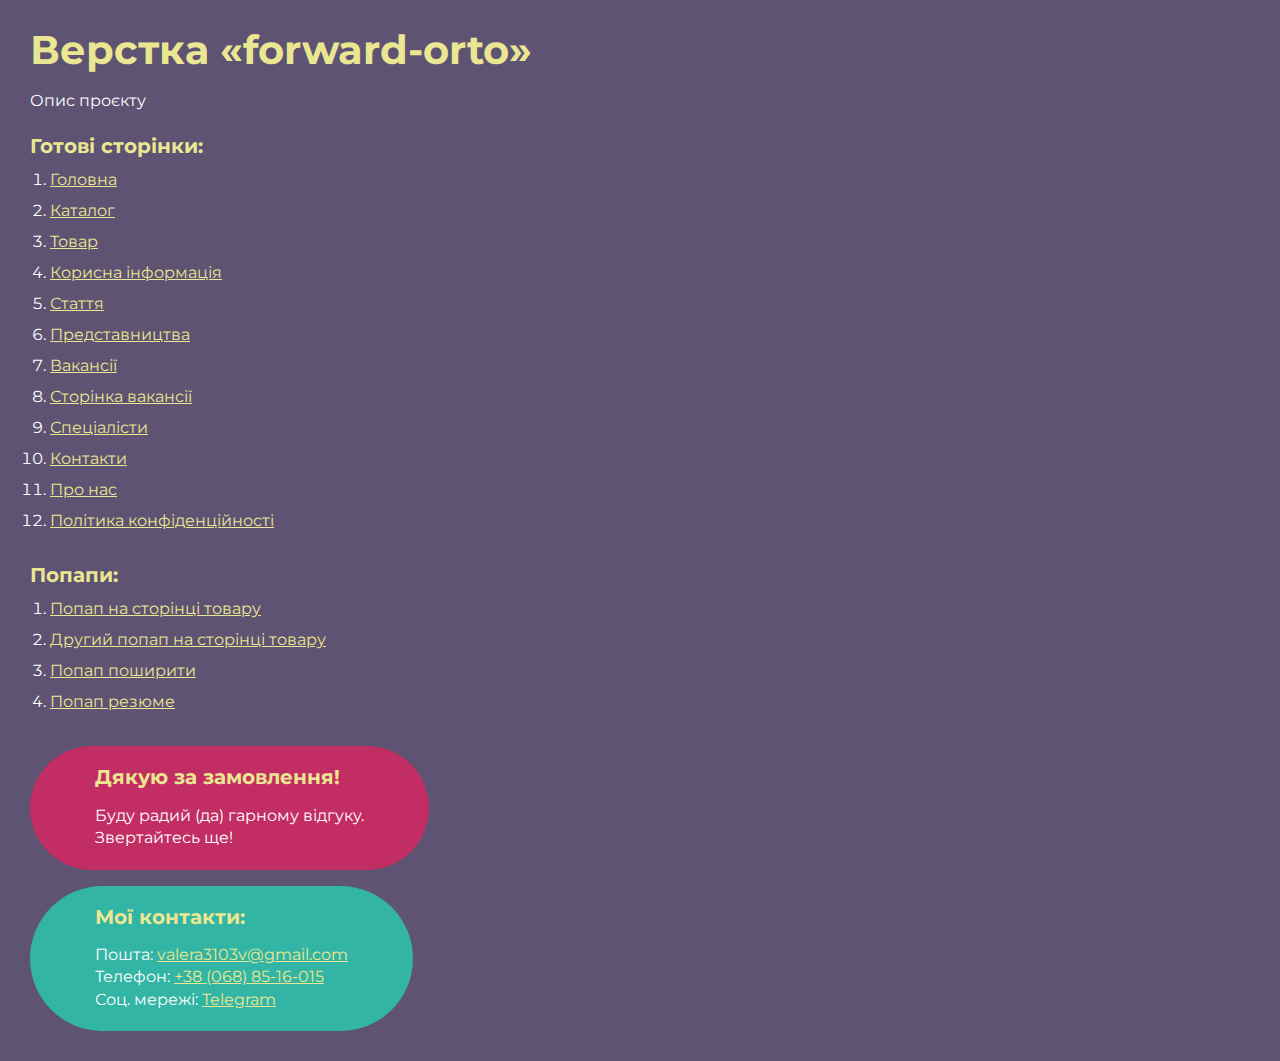
<file: index.html>
<!DOCTYPE html>
<html>

<head>
	<meta charset="UTF-8">
	<meta name="viewport" content="width=device-width, initial-scale=1.0">
	<title>Верстка «forward-orto»</title>
</head>

<body>
	<div class="rootpage">
		<h1>Верстка «forward-orto»</h1>
		<div class="rootpage__info">
			Опис проєкту
		</div>
		<h2>Готові сторінки:</h2>
		<ol class="rootpage__list">
			<li><a target="_blank" href="home.html">Головна</a></li>
			<li><a target="_blank" href="catalog.html">Каталог</a></li>
			<li><a target="_blank" href="product.html">Товар</a></li>
			<li><a target="_blank" href="information.html">Корисна інформація</a></li>
			<li><a target="_blank" href="information-article.html">Стаття</a></li>
			<li><a target="_blank" href="representations.html">Представництва</a></li>
			<li><a target="_blank" href="vacancies.html">Вакансії</a></li>
			<li><a target="_blank" href="vacancy-description.html">Сторінка вакансії</a></li>
			<li><a target="_blank" href="specialists.html">Спеціалісти</a></li>
			<li><a target="_blank" href="contacts.html">Контакти</a></li>
			<li><a target="_blank" href="about-us.html">Про нас</a></li>
			<li><a target="_blank" href="policy.html">Політика конфіденційності</a></li>
		</ol>
		<h2>Попапи:</h2>
		<ol class="rootpage__list">
			<li><a target="_blank" href="product.html#popup-product">Попап на сторінці товару</a></li>
			<li><a target="_blank" href="product.html#popup-product-second">Другий попап на сторінці товару</a></li>
			<li><a target="_blank" href="information-article.html#popup-share">Попап поширити</a></li>
			<li><a target="_blank" href="vacancy-description.html#popup-vacancies">Попап резюме</a></li>
		</ol>
		<div class="rootpage__tnx">
			<h2>Дякую за замовлення!</h2>
			<p>Буду радий (да) гарному відгуку.</p>
			<p>Звертайтесь ще!</p>
		</div>
		<div class="rootpage__contacts">
			<h2>Мої контакти:</h2>
			<p>Пошта: <a href="mailto:valera3103v@gmail.com">valera3103v@gmail.com</a></p>
			<p>Телефон: <a href="tel:+380688516015">+38 (068) 85-16-015</a></p>
			<p>Соц. мережі: <a href="https://t.me/LimanskiyValera">Telegram</a></p>
		</div>
	</div>
</body>
<style>
	@charset "UTF-8";
	@import url("https://fonts.googleapis.com/css?family=Montserrat:regular,700&display=swap");

	*,
	*::before,
	*::after {
		padding: 0px;
		margin: 0px;
		border: 0px;
		box-sizing: border-box;
	}

	html,
	body {
		height: 100%;
		margin: 0;
		padding: 0;
		min-width: 320px;
		width: 100%;
		color: #fff;
		background-color: #5e5373;
	}

	body {
		font-family: Montserrat;
		font-size: 100%;
		line-height: 1;
		font-size: 1rem;
	}

	a {
		text-decoration: underline;
		color: #ebe691
	}

	a:visited {
		text-decoration: underline;
		color: #aaa768;
	}

	a:hover {
		text-decoration: none;
	}

	ul li {
		list-style: none;
	}

	img {
		vertical-align: top;
	}

	.wrapper {
		width: 100%;
		min-height: 100%;
		overflow: hidden;
	}

	.rootpage {
		padding: 30px;
		display: flex;
		flex-direction: column;
		align-items: flex-start;
	}

	@media (max-width: 767px) {
		.rootpage {
			padding: 30px 15px;
		}
	}

	h1 {
		color: #ebe691;
		font-size: 2.5rem;
		margin: 0px 0px 1.25rem 0px;
	}

	@media (max-width: 767px) {
		h1 {
			font-size: 1.85rem;
			margin: 0px 0px 1.25rem 0px;
		}
	}

	h2 {
		color: #ebe691;
		font-size: 1.25rem;
		margin: 0px 0px 1rem 0px;
	}

	@media (max-width: 767px) {
		h2 {
			font-size: 1.125rem;
			margin: 0px 0px 1rem 0px;
		}
	}

	.rootpage__info {
		line-height: 140%;
		margin: 0px 0px 1.5rem 0px;
	}

	.rootpage__list {
		margin: 0px 0px 2.25rem 1.25rem;
	}

	.rootpage__list li:not(:last-child) {
		margin: 0px 0px 15px 0px;
	}

	.rootpage__contacts,
	.rootpage__tnx {
		border-radius: 200px;
		padding: 20px 65px;
		line-height: 140%;
	}

	@media (max-width: 767px) {

		.rootpage__contacts,
		.rootpage__tnx {
			border-radius: 40px;
			padding: 20px;
		}
	}

	.rootpage__contacts {
		background: #32b5a4;

	}

	.rootpage__contacts a {
		color: #ebe691;
	}

	.rootpage__tnx {
		background: #c22d63;
		margin: 0px 0px 1rem 0px;
	}
</style>

</html>
</file>
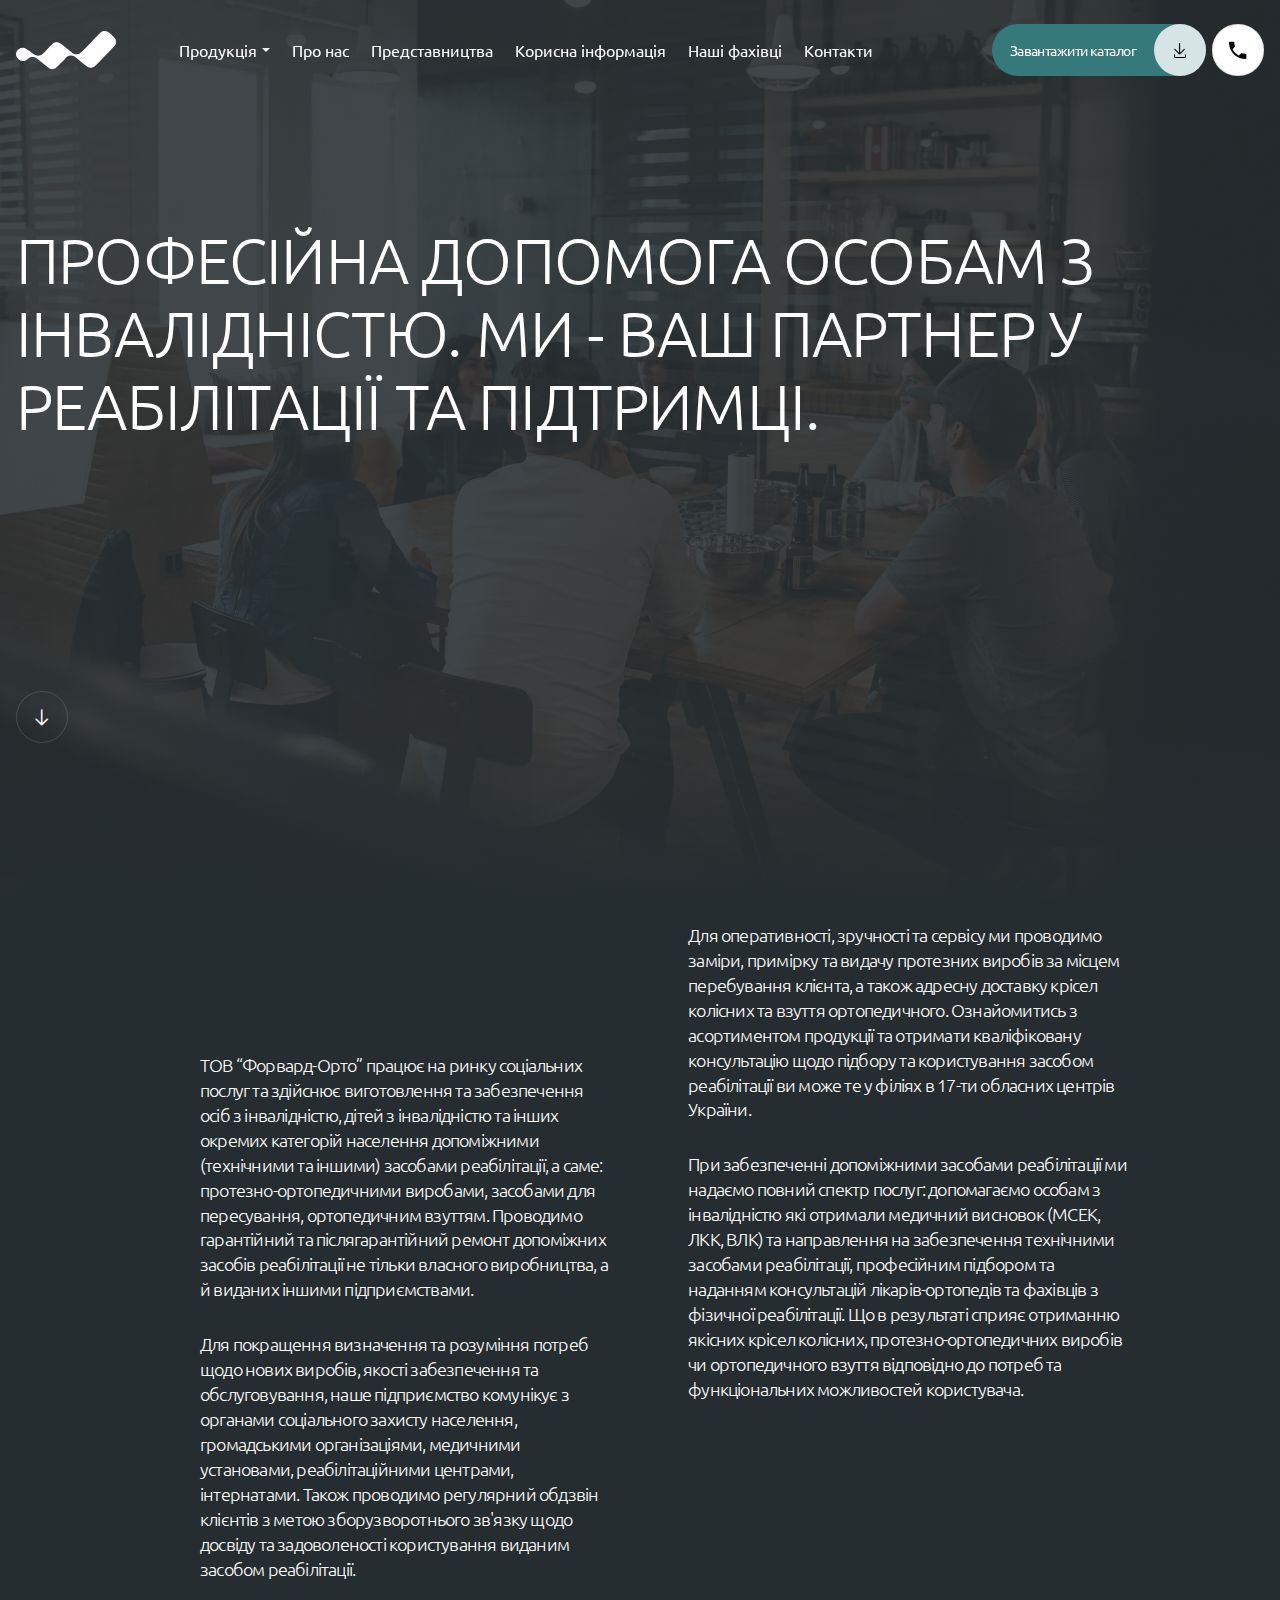
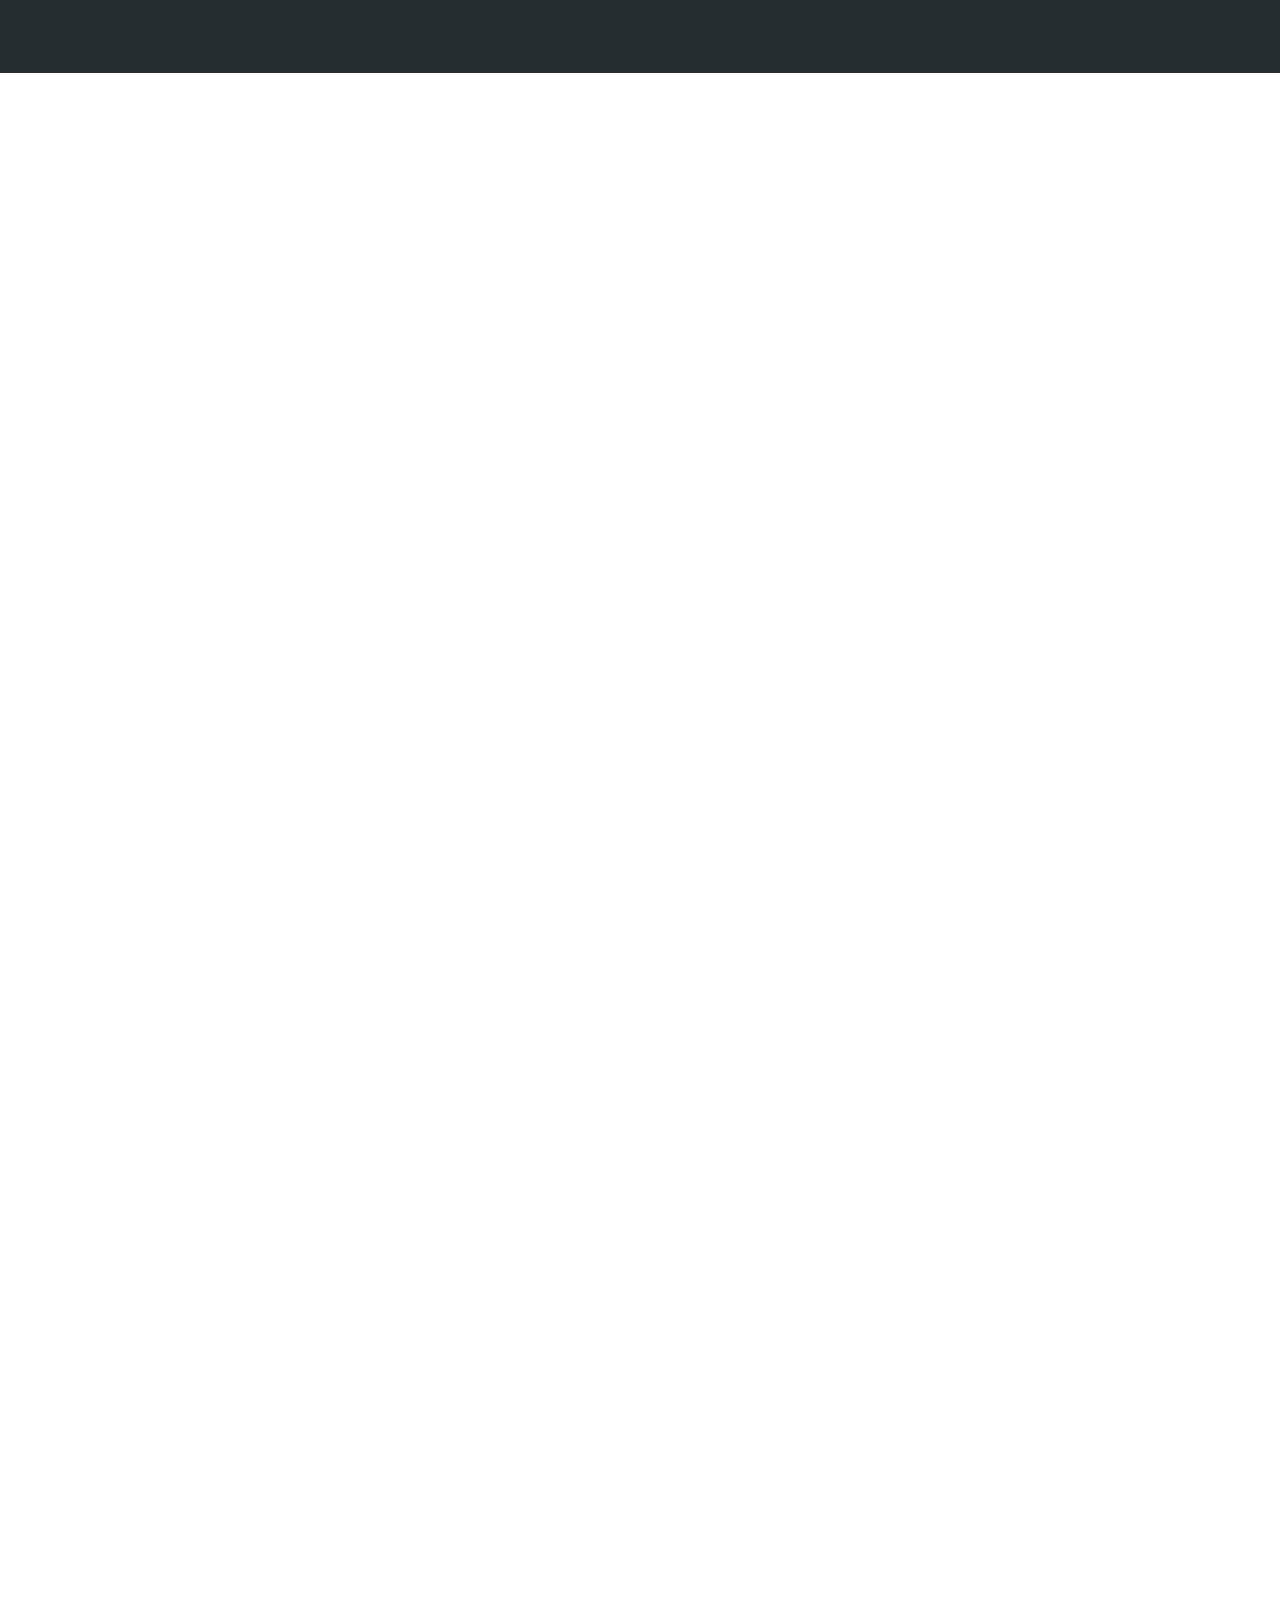
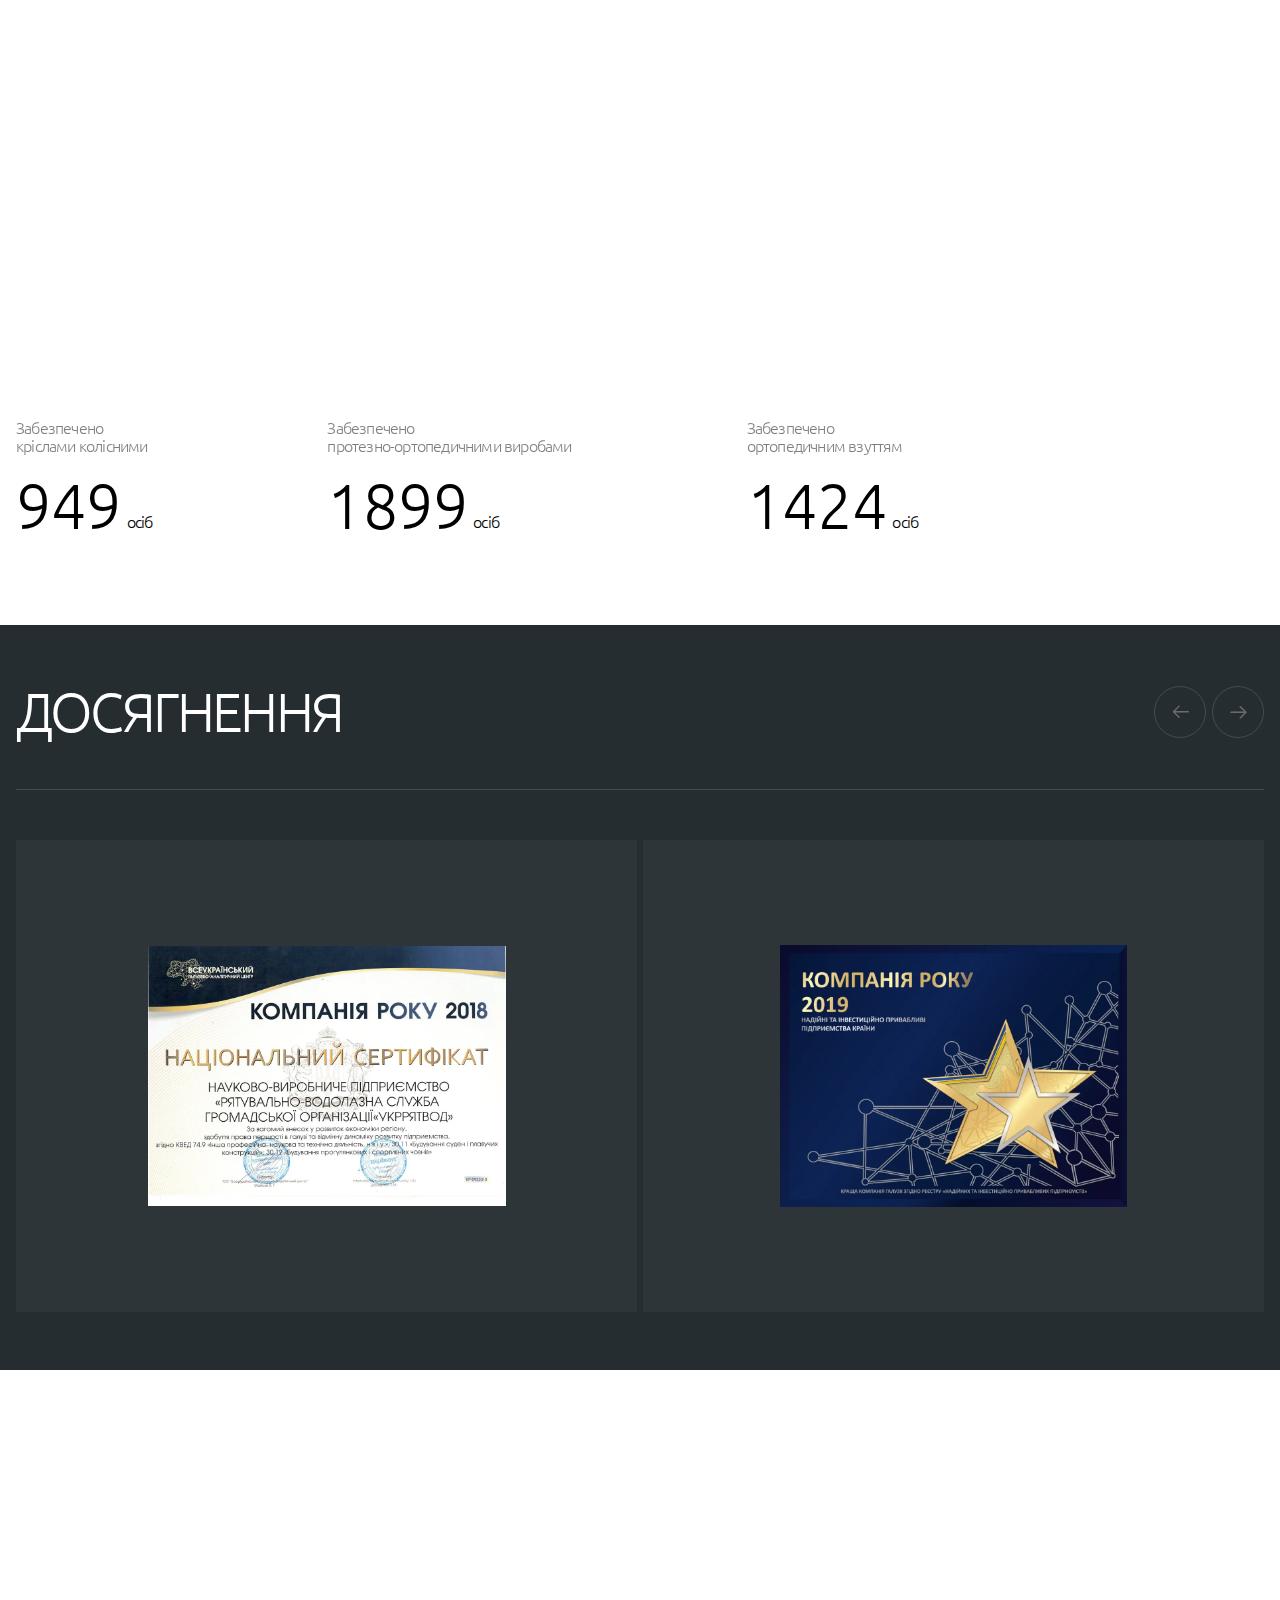
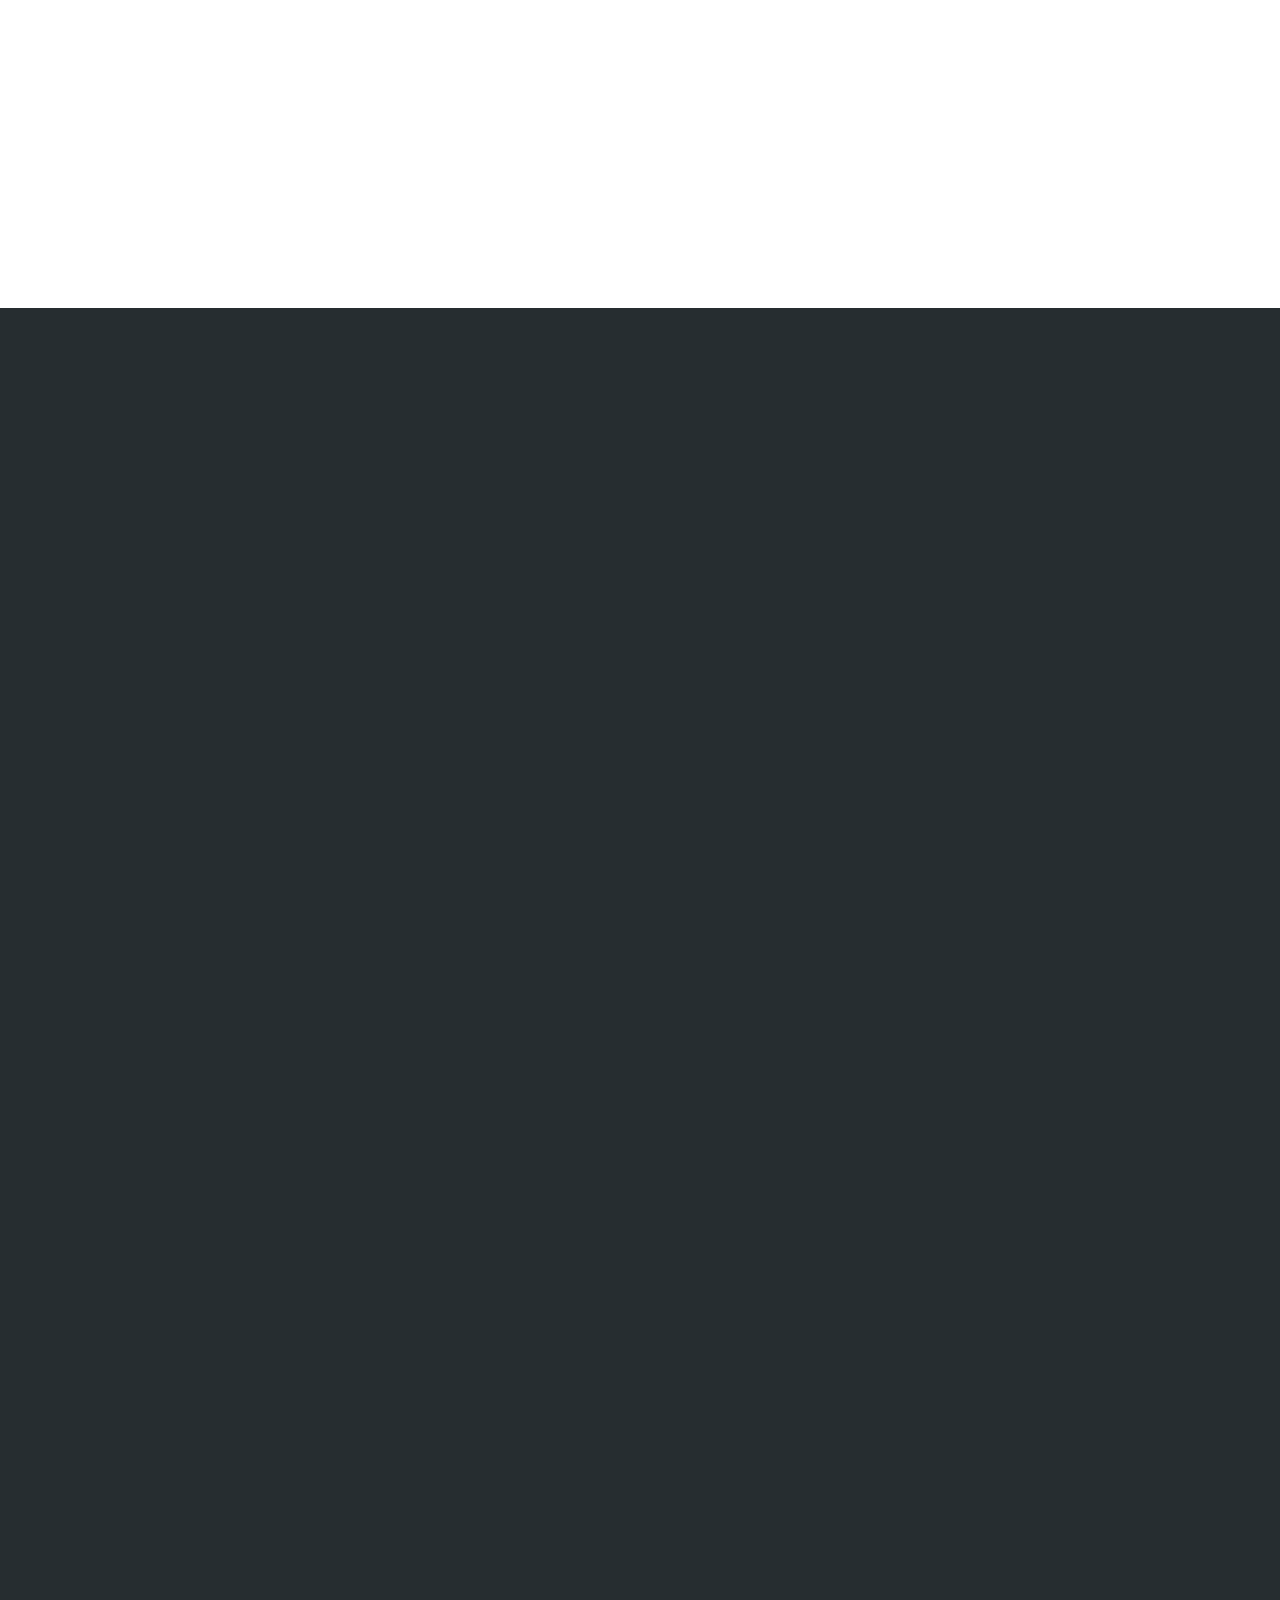
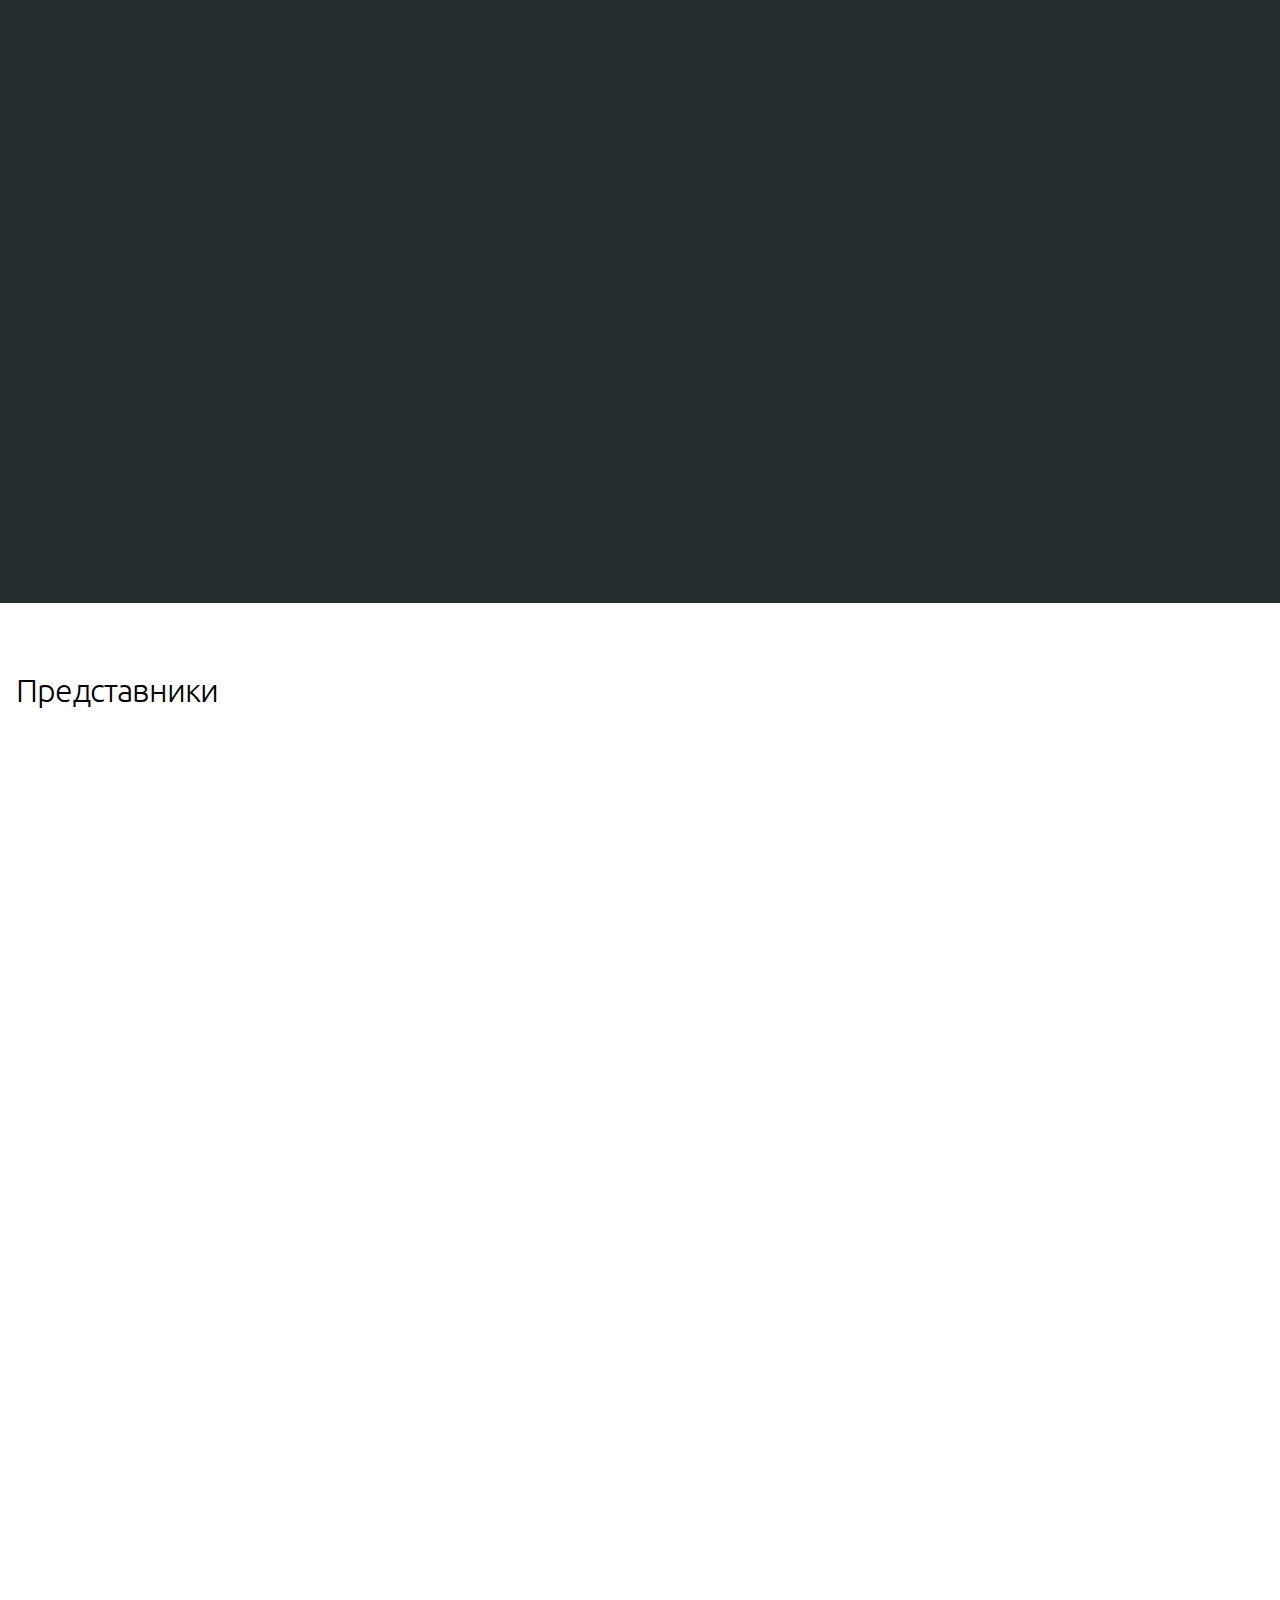
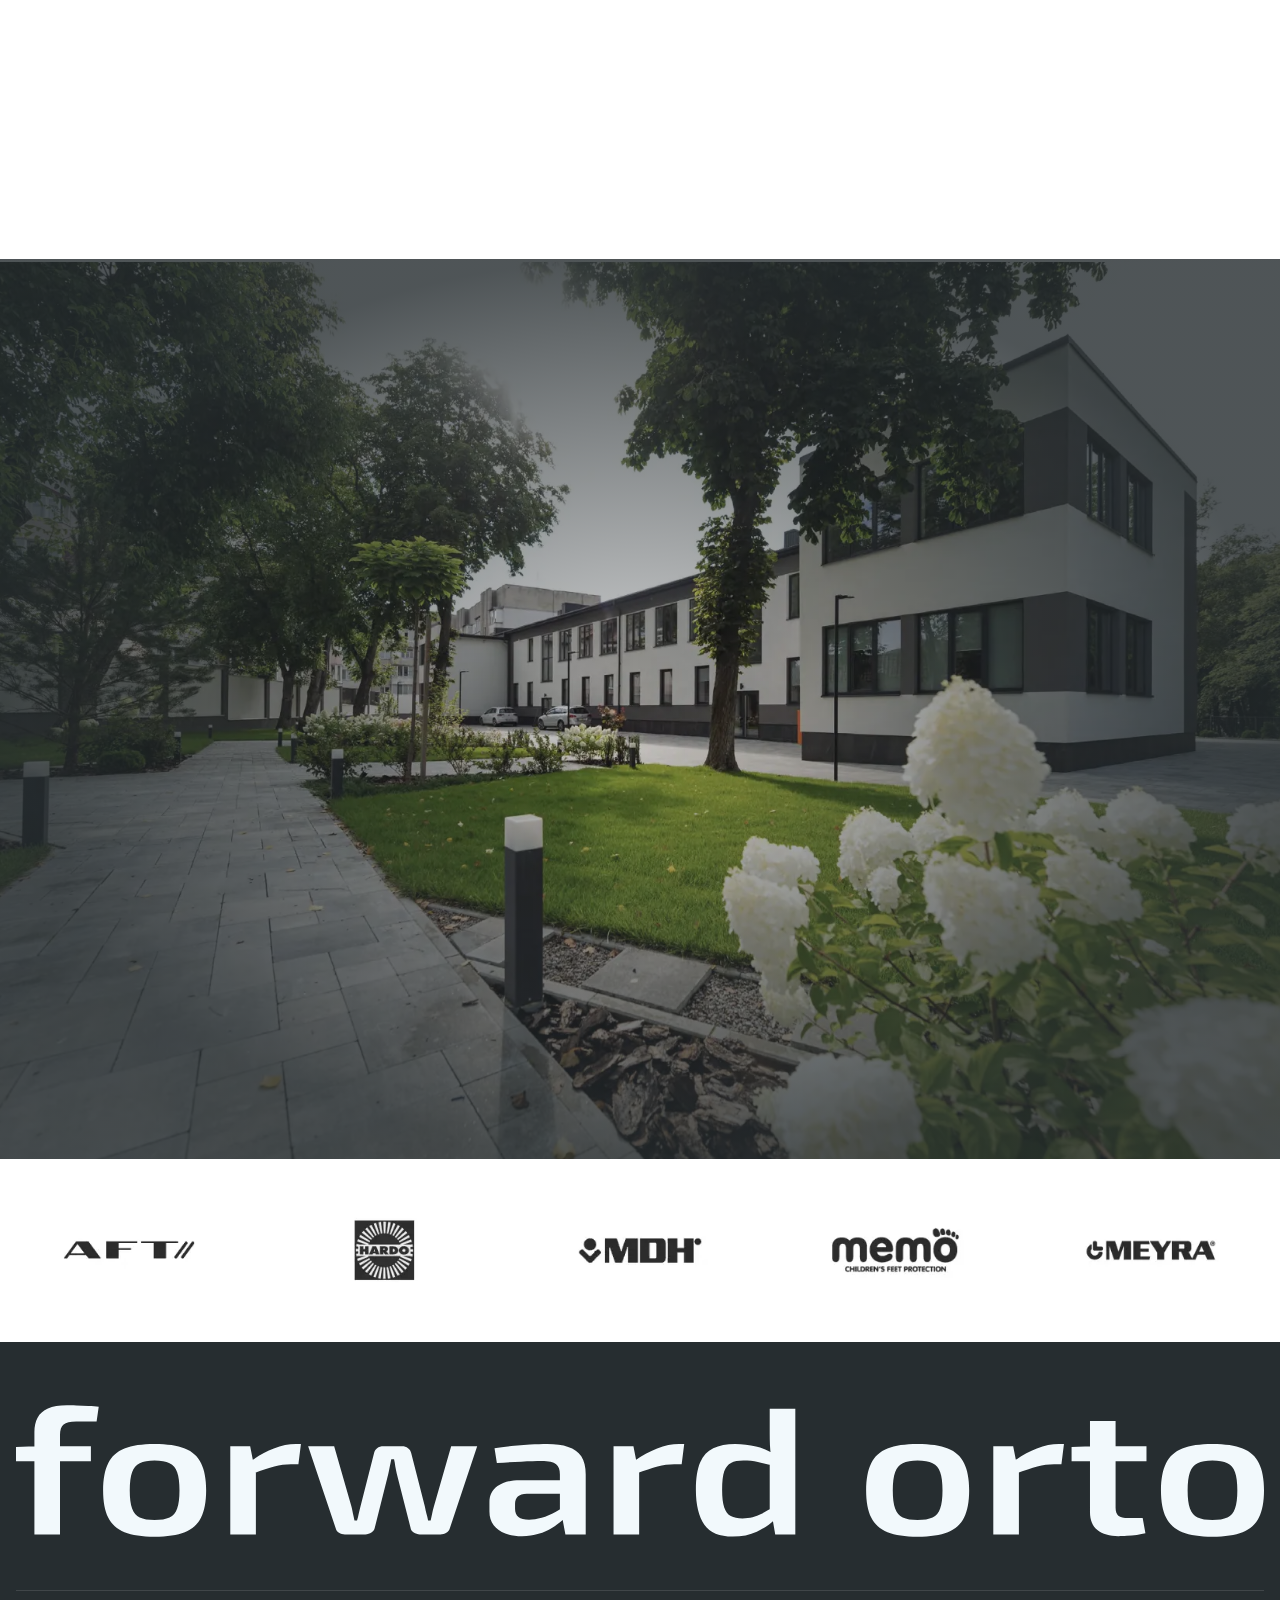
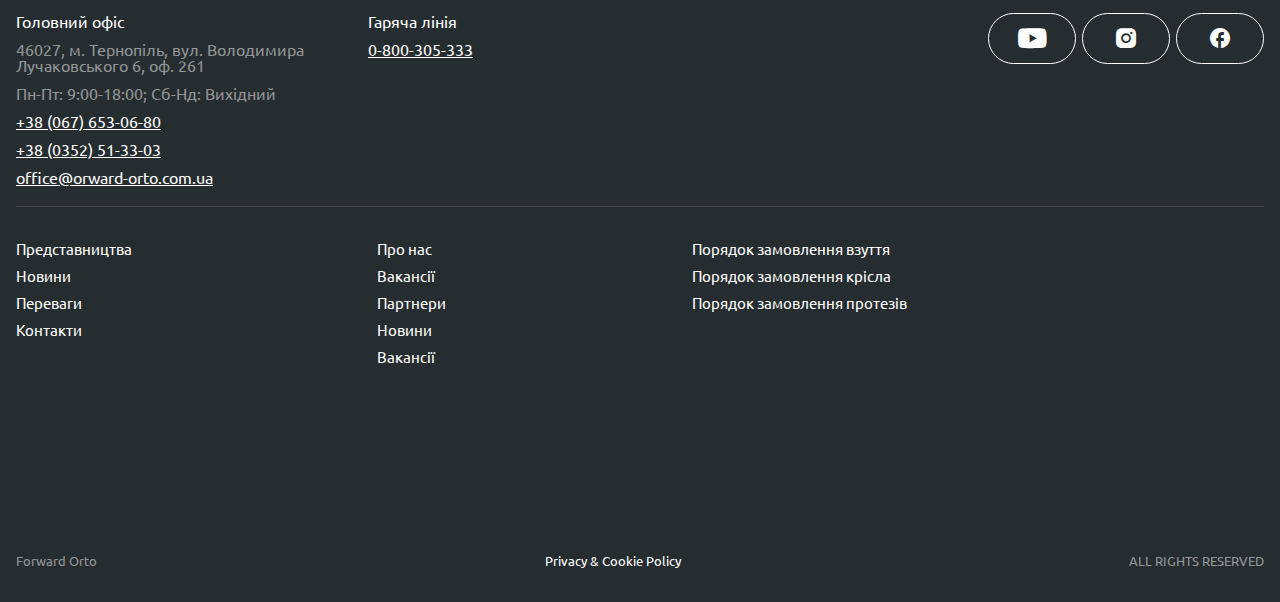
<file: about-us.html>
<!doctype html>
<html lang="en">

<head>
	<title>Про нас</title>
	<meta charset="UTF-8">
	<meta name="format-detection" content="telephone=no">
	<!-- <style>body{opacity: 0;}</style> -->
	<link rel="stylesheet" href="css/style.min.css?_v=20240103211504">
	<link rel="shortcut icon" href="favicon.ico">
	<!-- <meta name="robots" content="noindex, nofollow"> -->
	<meta name="viewport" content="width=device-width, initial-scale=1.0">
</head>

<body>
	<div class="wrapper">
		<header data-scroll data-scroll-show="999999" class="header undefined">
			<div class="header__container">
				<div class="header__main">
					<div class="header__logo-wrapper">
						<a href="" class="header__logo header__logo--white"><img src="img/logo-white.svg" alt="" /></a>
						<a href="" class="header__logo header__logo--dark"><img src="img/logo-dark.svg" alt="" /></a>
					</div>
					<div class="header__menu menu">
						<nav class="menu__body">
							<ul class="menu__list">
								<li class="menu-item dropdown">
									<a href="#" class="dropdown__toggle">Продукція</a>
									<div class="dropdown__menu-wrapper">
										<ul class="dropdown__menu">
											<li class="dropdown__item _active">
												<a href="#" class="dropdown__link _icon-daw">Крісла колісні</a>
												<div class="dropdown__content">
													<button class="dropdown__button-close">Назад</button>
													<a href="#" class="dropdown__link-more">Усі крісла колісні</a>
													<ul class="dropdown__cards-list">
														<li class="dropdown__card card">
															<a href="#" class="card__image">
																<div class="card__image-wrapper">
																	<picture><source srcset="img/products/product-01.webp" type="image/webp"><img src="img/products/product-01.png" alt="" /></picture>
																</div>
															</a>
															<a href="#" class="card__title">Дитячі крісла</a>
														</li>
														<li class="dropdown__card card">
															<a href="#" class="card__image">
																<div class="card__image-wrapper">
																	<picture><source srcset="img/products/product-01.webp" type="image/webp"><img src="img/products/product-01.png" alt="" /></picture>
																</div>
															</a>
															<a href="#" class="card__title">Дитячі крісла</a>
														</li>
														<li class="dropdown__card card">
															<a href="#" class="card__image">
																<div class="card__image-wrapper">
																	<picture><source srcset="img/products/product-01.webp" type="image/webp"><img src="img/products/product-01.png" alt="" /></picture>
																</div>
															</a>
															<a href="#" class="card__title">Дитячі крісла</a>
														</li>
														<li class="dropdown__card card">
															<a href="#" class="card__image">
																<div class="card__image-wrapper">
																	<picture><source srcset="img/products/product-01.webp" type="image/webp"><img src="img/products/product-01.png" alt="" /></picture>
																</div>
															</a>
															<a href="#" class="card__title">Дитячі крісла</a>
														</li>
														<li class="dropdown__card card">
															<a href="#" class="card__image">
																<div class="card__image-wrapper">
																	<picture><source srcset="img/products/product-01.webp" type="image/webp"><img src="img/products/product-01.png" alt="" /></picture>
																</div>
															</a>
															<a href="#" class="card__title">Дитячі крісла</a>
														</li>
														<li class="dropdown__card card">
															<a href="#" class="card__image">
																<div class="card__image-wrapper">
																	<picture><source srcset="img/products/product-01.webp" type="image/webp"><img src="img/products/product-01.png" alt="" /></picture>
																</div>
															</a>
															<a href="#" class="card__title">Дитячі крісла</a>
														</li>
														<li class="dropdown__card card">
															<a href="#" class="card__image">
																<div class="card__image-wrapper">
																	<picture><source srcset="img/products/product-01.webp" type="image/webp"><img src="img/products/product-01.png" alt="" /></picture>
																</div>
															</a>
															<a href="#" class="card__title">Дитячі крісла</a>
														</li>
													</ul>
												</div>
											</li>
											<li class="dropdown__item">
												<a href="#" class="dropdown__link _icon-daw">Ортопедичне взуття</a>
												<div class="dropdown__content">
													<button class="dropdown__button-close">Назад</button>
													<a href="#" class="dropdown__link-more">Усі Ортопедичне взуття</a>
													<ul class="dropdown__cards-list">
														<li class="dropdown__card card">
															<a href="#" class="card__image">
																<div class="card__image-wrapper">
																	<picture><source srcset="img/products/product-01.webp" type="image/webp"><img src="img/products/product-01.png" alt="" /></picture>
																</div>
															</a>
															<a href="#" class="card__title">Дитячі крісла</a>
														</li>
														<li class="dropdown__card card">
															<a href="#" class="card__image">
																<div class="card__image-wrapper">
																	<picture><source srcset="img/products/product-01.webp" type="image/webp"><img src="img/products/product-01.png" alt="" /></picture>
																</div>
															</a>
															<a href="#" class="card__title">Дитячі крісла</a>
														</li>
														<li class="dropdown__card card">
															<a href="#" class="card__image">
																<div class="card__image-wrapper">
																	<picture><source srcset="img/products/product-01.webp" type="image/webp"><img src="img/products/product-01.png" alt="" /></picture>
																</div>
															</a>
															<a href="#" class="card__title">Дитячі крісла</a>
														</li>
													</ul>
												</div>
											</li>
											<li class="dropdown__item">
												<a href="#" class="dropdown__link _icon-daw">Протези,ортези та інше</a>
												<div class="dropdown__content">
													<button class="dropdown__button-close">Назад</button>
													<a href="#" class="dropdown__link-more">Усі Протези,ортези та інше</a>
													<ul class="dropdown__cards-list">
														<li class="dropdown__card card">
															<a href="#" class="card__image">
																<div class="card__image-wrapper">
																	<picture><source srcset="img/products/product-01.webp" type="image/webp"><img src="img/products/product-01.png" alt="" /></picture>
																</div>
															</a>
															<a href="#" class="card__title">Дитячі крісла</a>
														</li>
														<li class="dropdown__card card">
															<a href="#" class="card__image">
																<div class="card__image-wrapper">
																	<picture><source srcset="img/products/product-01.webp" type="image/webp"><img src="img/products/product-01.png" alt="" /></picture>
																</div>
															</a>
															<a href="#" class="card__title">Дитячі крісла</a>
														</li>
													</ul>
												</div>
											</li>
											<li class="dropdown__item">
												<a href="#" class="dropdown__link _icon-daw">Інші засоби реабілітації</a>
												<div class="dropdown__content">
													<button class="dropdown__button-close">Назад</button>
													<a href="#" class="dropdown__link-more">Усі засоби реабілітації</a>
													<ul class="dropdown__cards-list">
														<li class="dropdown__card card">
															<a href="#" class="card__image">
																<div class="card__image-wrapper">
																	<picture><source srcset="img/products/product-01.webp" type="image/webp"><img src="img/products/product-01.png" alt="" /></picture>
																</div>
															</a>
															<a href="#" class="card__title">Дитячі крісла</a>
														</li>
														<li class="dropdown__card card">
															<a href="#" class="card__image">
																<div class="card__image-wrapper">
																	<picture><source srcset="img/products/product-01.webp" type="image/webp"><img src="img/products/product-01.png" alt="" /></picture>
																</div>
															</a>
															<a href="#" class="card__title">Дитячі крісла</a>
														</li>
														<li class="dropdown__card card">
															<a href="#" class="card__image">
																<div class="card__image-wrapper">
																	<picture><source srcset="img/products/product-01.webp" type="image/webp"><img src="img/products/product-01.png" alt="" /></picture>
																</div>
															</a>
															<a href="#" class="card__title">Дитячі крісла</a>
														</li>
														<li class="dropdown__card card">
															<a href="#" class="card__image">
																<div class="card__image-wrapper">
																	<picture><source srcset="img/products/product-01.webp" type="image/webp"><img src="img/products/product-01.png" alt="" /></picture>
																</div>
															</a>
															<a href="#" class="card__title">Дитячі крісла</a>
														</li>
													</ul>
												</div>
											</li>
										</ul>
									</div>
								</li>
								<li class="menu-item">
									<a href="#">Про нас</a>
								</li>
								<li class="menu-item">
									<a href="#">Представництва</a>
								</li>
								<li class="menu-item">
									<a href="#">Корисна інформація</a>
								</li>
								<li class="menu-item">
									<a href="#">Наші фахівці</a>
								</li>
								<li class="menu-item">
									<a href="#">Контакти</a>
								</li>
							</ul>
						</nav>
					</div>
					<div class="header__active">
						<button type="button" class="menu__icon icon-menu"><span></span></button>
						<button data-da=".menu__body, 767.98" class="header__button button button--green">
							<span class="button__text">Завантажити каталог</span>
							<span class="_icon-download"></span>
						</button>
						<button type="button" class="header__call _icon-phone"></button>
						<div class="contacts-popup">
							<div class="contacts-popup__title">Безкоштовна гаряча лінія</div>
							<a href="tel:080023232312" class="contacts-popup__link">0 800 2323 23 1 2</a>
							<div class="contacts-popup__messengers">
								<a href="#" class="contacts-popup__messenger contacts-popup__messenger--viber"><img src="img/icons/s-viber.svg" alt="" /></a>
								<a href="#" class="contacts-popup__messenger contacts-popup__messenger--whatsapp"><img src="img/icons/s-whatsapp.svg" alt="" /></a>
								<a href="#" class="contacts-popup__messenger contacts-popup__messenger--telegram"><img src="img/icons/s-telegram.svg" alt="" /></a>
							</div>
							<div class="contacts-popup__title">Головний офіс</div>
							<ul class="contacts-popup__offices">
								<li class="contacts-popup__office">
									1 . 46027, м. Тернопіль, вул. Лучаківського, 6
									<div class="contacts-popup__contacts-office">
										<a href="tel:0676530780" class="contacts-popup__link">(067) 653-07-80</a>
										<a href="mailto:office@forward-orto.com.ua" class="contacts-popup__link">office@forward-orto.com.ua</a>
									</div>
								</li>
								<li class="contacts-popup__office">
									2 . 46009, м. Тернопіль, вул. Виговського, 26, офіс 16
									<div class="contacts-popup__contacts-office">
										<a href="tel:0676530780" class="contacts-popup__link">(067) 653-07-80</a>
										<a href="tel:0676530780" class="contacts-popup__link">(067) 653-07-80</a>
									</div>
								</li>
							</ul>
						</div>
					</div>
				</div>
			</div>
		</header>

		<main class="about-page">
			<section class="about-page__main-block main-block-about-page">
				<div class="main-block-about-page__container">
					<h1 class="main-block-about-page__title">
						Професійна допомога особам з інвалідністю. Ми - ваш партнер у
						реабілітації та підтримці.
					</h1>
					<a href="#" data-goto=".info-about-page" class="main-block-about-page__button-bottom _icon-arrow"></a>
				</div>
			</section>
			<div data-watch class="about-page__info info-about-page">
				<div class="info-about-page__container">
					<div class="info-about-page__text-column">
						<p>
							ТОВ “Форвард-Орто” працює на ринку соціальних послуг та здійснює
							виготовлення та забезпечення осіб з інвалідністю, дітей з
							інвалідністю та інших окремих категорій населення допоміжними
							(технічними та іншими) засобами реабілітації, а саме:
							протезно-ортопедичними виробами, засобами для пересування,
							ортопедичним взуттям. Проводимо гарантійний та післягарантійний
							ремонт допоміжних засобів реабілітації не тільки власного
							виробництва, а й виданих іншими підприємствами.
						</p>
						<p>
							Для покращення визначення та розуміння потреб щодо нових виробів,
							якості забезпечення та обслуговування, наше підприємство комунікує з
							органами соціального захисту населення, громадськими організаціями,
							медичними установами, реабілітаційними центрами, інтернатами. Також
							проводимо регулярний обдзвін клієнтів з метою зборузворотнього
							зв'язку щодо досвіду та задоволеності користування виданим засобом
							реабілітації.
						</p>
					</div>
					<div class="info-about-page__text-column">
						<p>
							Для оперативності, зручності та сервісу ми проводимо заміри,
							примірку та видачу протезних виробів за місцем перебування клієнта,
							а також адресну доставку крісел колісних та взуття ортопедичного.
							Ознайомитись з асортиментом продукції та отримати кваліфіковану
							консультацію щодо підбору та користування засобом реабілітації ви
							може те у філіях в 17-ти обласних центрів України.
						</p>
						<p>
							При забезпеченні допоміжними засобами реабілітації ми надаємо повний
							спектр послуг: допомагаємо особам з інвалідністю які отримали
							медичний висновок (МСЕК, ЛКК, ВЛК) та направлення на забезпечення
							технічними засобами реабілітації, професійним підбором та наданням
							консультацій лікарів-ортопедів та фахівців з фізичної реабілітації.
							Що в результаті сприяє отриманню якісних крісел колісних,
							протезно-ортопедичних виробів чи ортопедичного взуття відповідно до
							потреб та функціональних можливостей користувача.
						</p>
					</div>
				</div>
			</div>
			<section class="about-page__benefits benefits-home">
				<div class="benefits-home__container">
					<div data-watch class="benefits-home__header">
						<h2 class="benefits-home__title title">наші преваги</h2>
					</div>
					<div data-watch class="benefits-home__items">
						<div class="benefits-home__item item-benefits-home">
							<div class="item-benefits-home__image">
								<picture><source srcset="img/home/benefits-1.webp" type="image/webp"><img src="img/home/benefits-1.png" alt="" /></picture>
							</div>
							<div class="item-benefits-home__content">
								<h3 class="item-benefits-home__title">
									Власні виробничі потужності
								</h3>
								<div class="item-benefits-home__text">
									На підприємстві діє 3 протезні та взуттєва дільниця, на яких
									працює близько 100 осіб. Це дає змогу в достатній кількості
									виготовляти засоби реабілітації
								</div>
							</div>
						</div>
						<div class="benefits-home__item item-benefits-home">
							<div class="item-benefits-home__image">
								<picture><source srcset="img/home/benefits-1.webp" type="image/webp"><img src="img/home/benefits-1.png" alt="" /></picture>
							</div>
							<div class="item-benefits-home__content">
								<h3 class="item-benefits-home__title">Філії у 15 областях</h3>
								<div class="item-benefits-home__text">
									На підприємстві діє 3 протезні та взуттєва дільниця, на яких
									працює близько 100 осіб. Це дає змогу в достатній кількості
									виготовляти засоби реабілітації
								</div>
							</div>
						</div>
						<div class="benefits-home__item item-benefits-home">
							<div class="item-benefits-home__image">
								<picture><source srcset="img/home/benefits-1.webp" type="image/webp"><img src="img/home/benefits-1.png" alt="" /></picture>
							</div>
							<div class="item-benefits-home__content">
								<h3 class="item-benefits-home__title">Новітні технології</h3>
								<div class="item-benefits-home__text">
									На підприємстві діє 3 протезні та взуттєва дільниця, на яких
									працює близько 100 осіб. Це дає змогу в достатній кількості
									виготовляти засоби реабілітації
								</div>
							</div>
						</div>
						<div class="benefits-home__item item-benefits-home">
							<div class="item-benefits-home__image">
								<picture><source srcset="img/home/benefits-1.webp" type="image/webp"><img src="img/home/benefits-1.png" alt="" /></picture>
							</div>
							<div class="item-benefits-home__content">
								<h3 class="item-benefits-home__title">Сервісний центр</h3>
								<div class="item-benefits-home__text">
									На підприємстві діє 3 протезні та взуттєва дільниця, на яких
									працює близько 100 осіб. Це дає змогу в достатній кількості
									виготовляти засоби реабілітації
								</div>
							</div>
						</div>
						<div class="benefits-home__item item-benefits-home">
							<div class="item-benefits-home__image">
								<picture><source srcset="img/home/benefits-1.webp" type="image/webp"><img src="img/home/benefits-1.png" alt="" /></picture>
							</div>
							<div class="item-benefits-home__content">
								<h3 class="item-benefits-home__title">
									Оперативність у забезпеченні
								</h3>
								<div class="item-benefits-home__text">
									Для оперативності, зручності та сервісу ми проводимо заміри,
									примірку та видачу протезних виробів за місцем перебування
									клієнта, а також адресну доставку крісел колісних та взуття
									ортопедичного. Ознайомитись з асортиментом продукції та
									отримати кваліфіковану консультацію щодо підбору та
									користування засобом реабілітації ви може те у філіях в
									17-ти обласних центрів України
								</div>
							</div>
						</div>
						<div class="benefits-home__item item-benefits-home">
							<div class="item-benefits-home__image">
								<picture><source srcset="img/home/benefits-1.webp" type="image/webp"><img src="img/home/benefits-1.png" alt="" /></picture>
							</div>
							<div class="item-benefits-home__content">
								<h3 class="item-benefits-home__title">
									Великий асортимент товарів
								</h3>
								<div class="item-benefits-home__text">
									На сьогоднішній день ТОВ "Форвард-Орто" пропонує більш ніж
									20 видів стоп та більше 30 видів вузлів колінних для
									протезів, допоміжні засоби для особистої гігієни,
									переміщення та підйому, 23 моделі крісел колісних відповідно
									до потреб та функціональних можливостей користувача, понад
									100 моделей ортопедичного взуття
								</div>
							</div>
						</div>
						<div class="benefits-home__item item-benefits-home">
							<div class="item-benefits-home__image">
								<picture><source srcset="img/home/benefits-1.webp" type="image/webp"><img src="img/home/benefits-1.png" alt="" /></picture>
							</div>
							<div class="item-benefits-home__content">
								<h3 class="item-benefits-home__title">
									Професійні лікарі та протезисти в штаті компанії
								</h3>
								<div class="item-benefits-home__text">
									Наші працівники консультують осіб з інвалідністю в питаннях
									отримання медичного висновку (МСЕК, ЛКК, ВЛК),
									індивідуальної програми реабілітації та направлення на
									забезпечення допоміжними засобами реабілітації
								</div>
							</div>
						</div>
						<div class="benefits-home__item item-benefits-home">
							<div class="item-benefits-home__image">
								<picture><source srcset="img/home/benefits-1.webp" type="image/webp"><img src="img/home/benefits-1.png" alt="" /></picture>
							</div>
							<div class="item-benefits-home__content">
								<h3 class="item-benefits-home__title">
									Допомагаємо у питаннях документації
								</h3>
								<div class="item-benefits-home__text">
									Наші працівники допомагають особам з інвалідністю при
									отриманні медичної довідки (МСЕК, ЛКК), направлення на
									забезпечення технічними засобами реабілітації
								</div>
							</div>
						</div>
						<div class="benefits-home__item item-benefits-home">
							<div class="item-benefits-home__image">
								<picture><source srcset="img/home/benefits-1.webp" type="image/webp"><img src="img/home/benefits-1.png" alt="" /></picture>
							</div>
							<div class="item-benefits-home__content">
								<h3 class="item-benefits-home__title">
									Активна участь в діяльності щодо забезпечення осіб з
									інвалідністю
								</h3>
								<div class="item-benefits-home__text">
									Для покращення визначення та розуміння потреб щодо нових
									виробів, якості забезпечення та обслуговування, наше
									підприємство комунікує з органами соціального захисту
									населення, громадськими організаціями, медичними установами,
									реабілітаційними центрами, інтернатами. Також проводимо
									регулярний обдзвін клієнтів з метою зборузворотнього зв'язку
									щодо досвіду та задоволеності користування виданим засобом
									реабілітації
								</div>
							</div>
						</div>
						<div class="benefits-home__item item-benefits-home">
							<div class="item-benefits-home__image">
								<picture><source srcset="img/home/benefits-1.webp" type="image/webp"><img src="img/home/benefits-1.png" alt="" /></picture>
							</div>
							<div class="item-benefits-home__content">
								<h3 class="item-benefits-home__title">
									Індивідуальний підхід до кожного клієнта
								</h3>
								<div class="item-benefits-home__text">
									Максимально комфортне обслуговування осіб з інвалідністю та
									забезпечення їх найкращими засобами реабілітації з
									врахуванням потреб, функціональних можливостей та побажань
								</div>
							</div>
						</div>
					</div>
				</div>
			</section>
			<section class="about-page__achievements achievements">
				<div class="achievements__container">
					<div data-watch class="achievements__header benefits-home__header">
						<h2 class="benefits-home__title title">ДОСЯГНЕННЯ</h2>
					</div>
					<ul data-watch class="achievements__list list-achievements">
						<li class="list-achievements__item">
							<h3 class="list-achievements__label">
								Забезпечено <br />
								кріслами колісними
							</h3>
							<div class="list-achievements__value">
								<span data-digits-counter class="list-achievements__counter">1000</span>
								<span class="list-achievements__unit">осіб</span>
							</div>
						</li>
						<li class="list-achievements__item">
							<h3 class="list-achievements__label">
								Забезпечено <br />
								протезно-ортопедичними виробами
							</h3>
							<div class="list-achievements__value">
								<span data-digits-counter class="list-achievements__counter">2000</span>
								<span class="list-achievements__unit">осіб</span>
							</div>
						</li>
						<li class="list-achievements__item">
							<h3 class="list-achievements__label">
								Забезпечено <br />
								ортопедичним взуттям
							</h3>
							<div class="list-achievements__value">
								<span data-digits-counter class="list-achievements__counter">1500</span>
								<span class="list-achievements__unit">осіб</span>
							</div>
						</li>
					</ul>
				</div>
			</section>
			<section class="about-page__certificates certificates-about-page">
				<div class="certificates-about-page__container">
					<div class="certificates-about-page__header">
						<h2 class="certificates-about-page__title title">досягнення</h2>
						<div class="certificates-about-page__buttons">
							<button class="certificates-about-page__button certificates-about-page__button--prev _icon-arrow"></button>
							<button class="certificates-about-page__button certificates-about-page__button--next _icon-arrow"></button>
						</div>
					</div>
					<div class="certificates-about-page__slider swiper">
						<div class="certificates-about-page__wrapper swiper-wrapper">
							<div class="certificates-about-page__slide swiper-slide">
								<div class="certificates-about-page__certificate-wrapper">
									<div class="certificates-about-page__certificate">
										<picture><source srcset="img/about-us/certificate-01.webp" type="image/webp"><img src="img/about-us/certificate-01.png" alt="" /></picture>
									</div>
								</div>
							</div>
							<div class="certificates-about-page__slide swiper-slide">
								<div class="certificates-about-page__certificate-wrapper">
									<div class="certificates-about-page__certificate">
										<picture><source srcset="img/about-us/certificate-02.webp" type="image/webp"><img src="img/about-us/certificate-02.png" alt="" /></picture>
									</div>
								</div>
							</div>
							<div class="certificates-about-page__slide swiper-slide">
								<div class="certificates-about-page__certificate-wrapper">
									<div class="certificates-about-page__certificate">
										<picture><source srcset="img/about-us/certificate-01.webp" type="image/webp"><img src="img/about-us/certificate-01.png" alt="" /></picture>
									</div>
								</div>
							</div>
						</div>
					</div>
				</div>
			</section>
			<section class="about-page__vacancies vacancies-about-page">
				<div class="vacancies-about-page__container">
					<header data-watch data-watch-once class="vacancies-about-page__header">
						<h2 class="vacancies-about-page__title title">Актуальні вакансії</h2>
						<a data-da=".vacancies-about-page__container, 767.98" href="#" class="vacancies-about-page__button button button--green">
							<span class="button__text">Усі вакансії</span>
							<span class="_icon-arrow"></span></a>
					</header>
					<div class="vacancies-about-page__list vacancies-list">
						<article data-watch data-watch-once class="vacancies-list__item vacancy">
							<div class="vacancy__date">Вакансія від 18 жовтня 2023</div>
							<h3 class="vacancy__title"><a href="#">Затяжчик взуття</a></h3>
							<div class="vacancy__footer">
								<span class="vacancy__city">Тернопіль</span>
								<a href="#" class="vacancy__link _icon-arrow"></a>
							</div>
						</article>
						<article data-watch data-watch-once class="vacancies-list__item vacancy">
							<div class="vacancy__date">Вакансія від 18 жовтня 2023</div>
							<h3 class="vacancy__title"><a href="#">Майстер-технолог</a></h3>
							<div class="vacancy__footer">
								<span class="vacancy__city">Тернопіль</span>
								<a href="#" class="vacancy__link _icon-arrow"></a>
							</div>
						</article>
					</div>
				</div>
			</section>
			<section class="about-page__specialists specialists-about-page">
				<div class="specialists-about-page__container">
					<header class="specialists-about-page__header">
						<h2 class="specialists-about-page__title title">Наші фахівці</h2>
					</header>
					<ul class="specialists-about-page__list">
						<li data-watch data-watch-once class="specialists-about-page__specialist specialist-about-page">
							<div class="specialist-about-page__description">
								<div class="specialist-about-page__position">Головний виконавчий директор</div>
								<div class="specialist-about-page__name">Пенченко Федор Степанович </div>
								<div class="specialist-about-page__info">
									<p>Спеціалізується на супроводі процедур відновлення платоспроможності боржників і захисті прав учасників справ про банкрутство, а також на розробці та реалізації юридичних стратегій вирішення спорів будь-якого рівня складності.</p>
								</div>
							</div>
							<div class="specialist-about-page__image-wrapper">
								<div class="specialist-about-page__image">
									<picture><source srcset="img/specialists/specialist-05.webp" type="image/webp"><img src="img/specialists/specialist-05.png" alt=""></picture>
								</div>
							</div>
						</li>
						<li data-watch data-watch-once class="specialists-about-page__specialist specialist-about-page">
							<div class="specialist-about-page__description">
								<div class="specialist-about-page__position">Головний виконавчий директор</div>
								<div class="specialist-about-page__name">Пенченко Федор Степанович </div>
								<div class="specialist-about-page__info">
									<p>Спеціалізується на супроводі процедур відновлення платоспроможності боржників і захисті прав учасників справ про банкрутство, а також на розробці та реалізації юридичних стратегій вирішення спорів будь-якого рівня складності.</p>
								</div>
							</div>
							<div class="specialist-about-page__image-wrapper">
								<div class="specialist-about-page__image">
									<picture><source srcset="img/specialists/specialist-06.webp" type="image/webp"><img src="img/specialists/specialist-06.png" alt=""></picture>
								</div>
							</div>
						</li>
						<li data-watch data-watch-once class="specialists-about-page__specialist specialist-about-page">
							<div class="specialist-about-page__description">
								<div class="specialist-about-page__position">Головний виконавчий директор</div>
								<div class="specialist-about-page__name">Пенченко Федор Степанович </div>
								<div class="specialist-about-page__info">
									<p>Спеціалізується на супроводі процедур відновлення платоспроможності боржників і захисті прав учасників справ про банкрутство, а також на розробці та реалізації юридичних стратегій вирішення спорів будь-якого рівня складності.</p>
								</div>
							</div>
							<div class="specialist-about-page__image-wrapper">
								<div class="specialist-about-page__image">
									<picture><source srcset="img/specialists/specialist-06.webp" type="image/webp"><img src="img/specialists/specialist-06.png" alt=""></picture>
								</div>
							</div>
						</li>
						<li data-watch data-watch-once class="specialists-about-page__specialist specialist-about-page">
							<div class="specialist-about-page__description">
								<div class="specialist-about-page__position">Головний виконавчий директор</div>
								<div class="specialist-about-page__name">Пенченко Федор Степанович </div>
								<div class="specialist-about-page__info">
									<p>Спеціалізується на супроводі процедур відновлення платоспроможності боржників і захисті прав учасників справ про банкрутство, а також на розробці та реалізації юридичних стратегій вирішення спорів будь-якого рівня складності.</p>
								</div>
							</div>
							<div class="specialist-about-page__image-wrapper">
								<div class="specialist-about-page__image">
									<picture><source srcset="img/specialists/specialist-05.webp" type="image/webp"><img src="img/specialists/specialist-05.png" alt=""></picture>
								</div>
							</div>
						</li>
					</ul>
				</div>
			</section>
			<section class="about-page__representatives representatives-about-page">
				<div class="representatives-about-page__container">
					<h2 class="representatives-about-page__title">Представники</h2>
					<ul class="representatives-about-page__list">
						<li data-watch data-watch-once class="representatives-about-page__representative representative-about-page">
							<div class="representative-about-page__image">
								<picture><source srcset="img/about-us/representative.webp" type="image/webp"><img src="img/about-us/representative.png" alt=""></picture>
							</div>
							<div class="representative-about-page__info">
								<div class="representative-about-page__position">Представник</div>
								<h3 class="representative-about-page__name">Пенченко Федор Степанович</h3>
							</div>
						</li>
						<li data-watch data-watch-once class="representatives-about-page__representative representative-about-page">
							<div class="representative-about-page__image">
								<picture><source srcset="img/about-us/representative.webp" type="image/webp"><img src="img/about-us/representative.png" alt=""></picture>
							</div>
							<div class="representative-about-page__info">
								<div class="representative-about-page__position">Представник</div>
								<h3 class="representative-about-page__name">Пенченко Федор Степанович</h3>
							</div>
						</li>
						<li data-watch data-watch-once class="representatives-about-page__representative representative-about-page">
							<div class="representative-about-page__image">
								<picture><source srcset="img/about-us/representative.webp" type="image/webp"><img src="img/about-us/representative.png" alt=""></picture>
							</div>
							<div class="representative-about-page__info">
								<div class="representative-about-page__position">Представник</div>
								<h3 class="representative-about-page__name">Пенченко Федор Степанович</h3>
							</div>
						</li>
						<li data-watch data-watch-once class="representatives-about-page__representative representative-about-page">
							<div class="representative-about-page__image">
								<picture><source srcset="img/about-us/representative.webp" type="image/webp"><img src="img/about-us/representative.png" alt=""></picture>
							</div>
							<div class="representative-about-page__info">
								<div class="representative-about-page__position">Представник</div>
								<h3 class="representative-about-page__name">Пенченко Федор Степанович</h3>
							</div>
						</li>
						<li data-watch data-watch-once class="representatives-about-page__representative representative-about-page">
							<div class="representative-about-page__image">
								<picture><source srcset="img/about-us/representative.webp" type="image/webp"><img src="img/about-us/representative.png" alt=""></picture>
							</div>
							<div class="representative-about-page__info">
								<div class="representative-about-page__position">Представник</div>
								<h3 class="representative-about-page__name">Пенченко Федор Степанович</h3>
							</div>
						</li>
						<li data-watch data-watch-once class="representatives-about-page__representative representative-about-page">
							<div class="representative-about-page__image">
								<picture><source srcset="img/about-us/representative.webp" type="image/webp"><img src="img/about-us/representative.png" alt=""></picture>
							</div>
							<div class="representative-about-page__info">
								<div class="representative-about-page__position">Представник</div>
								<h3 class="representative-about-page__name">Пенченко Федор Степанович</h3>
							</div>
						</li>
						<li data-watch data-watch-once class="representatives-about-page__representative representative-about-page">
							<div class="representative-about-page__image">
								<picture><source srcset="img/about-us/representative.webp" type="image/webp"><img src="img/about-us/representative.png" alt=""></picture>
							</div>
							<div class="representative-about-page__info">
								<div class="representative-about-page__position">Представник</div>
								<h3 class="representative-about-page__name">Пенченко Федор Степанович</h3>
							</div>
						</li>
						<li data-watch data-watch-once class="representatives-about-page__representative representative-about-page">
							<div class="representative-about-page__image">
								<picture><source srcset="img/about-us/representative.webp" type="image/webp"><img src="img/about-us/representative.png" alt=""></picture>
							</div>
							<div class="representative-about-page__info">
								<div class="representative-about-page__position">Представник</div>
								<h3 class="representative-about-page__name">Пенченко Федор Степанович</h3>
							</div>
						</li>
					</ul>
				</div>
			</section>
			<section class="about-page__garta garta-home">
				<div data-watch class="garta-home__container">
					<h2 class="garta-home__title title">Garta центр</h2>
					<div class="garta-home__text">
						<p>
							Щоб забезпечити повноцінне та всестороннє надання послуг особам з
							інвалідністю, ми заснували реабілітаційний центр.
						</p>
						<p>
							Спеціалісти центру застосовують індивідуальний підхід та
							використовують сучасні інноваційні методики з метою забезпечити
							максимальний результат для кожного клієнта.
						</p>
						<p>
							Особливу увагу ми приділяємо психологічній реабілітації та
							емоційному комфорту.
						</p>
						<p>
							Ціла низка діагностичних та фізіотерапевтичних процедур дозволяє
							суттєво скоротити тривалість реабілітації та досягнути швидкого та
							стійкого ефекту.
						</p>
					</div>
					<a href="#" class="garta-home__button button">Детальніше про Garta центр<span class="_icon-arrow"></span></a>
				</div>
			</section>
			<section class="about-page__partners partners-home">
				<div class="partners-home__container">
					<div class="partners-home__slider swiper">
						<div class="partners-home__wrapper swiper-wrapper">
							<div class="partners-home__slide swiper-slide">
								<picture><source srcset="img/partners/AFT.webp" type="image/webp"><img src="img/partners/AFT.png" alt="" /></picture>
							</div>
							<div class="partners-home__slide swiper-slide">
								<picture><source srcset="img/partners/HARDO.webp" type="image/webp"><img src="img/partners/HARDO.png" alt="" /></picture>
							</div>
							<div class="partners-home__slide swiper-slide">
								<picture><source srcset="img/partners/MDH.webp" type="image/webp"><img src="img/partners/MDH.png" alt="" /></picture>
							</div>
							<div class="partners-home__slide swiper-slide">
								<picture><source srcset="img/partners/Memo.webp" type="image/webp"><img src="img/partners/Memo.png" alt="" /></picture>
							</div>
							<div class="partners-home__slide swiper-slide">
								<picture><source srcset="img/partners/Meyra.webp" type="image/webp"><img src="img/partners/Meyra.png" alt="" /></picture>
							</div>
							<div class="partners-home__slide swiper-slide">
								<picture><source srcset="img/partners/Netti.webp" type="image/webp"><img src="img/partners/Netti.png" alt="" /></picture>
							</div>
							<div class="partners-home__slide swiper-slide">
								<picture><source srcset="img/partners/Qmed.webp" type="image/webp"><img src="img/partners/Qmed.png" alt="" /></picture>
							</div>
							<div class="partners-home__slide swiper-slide">
								<picture><source srcset="img/partners/Vitea-Care.webp" type="image/webp"><img src="img/partners/Vitea-Care.png" alt="" /></picture>
							</div>
							<div class="partners-home__slide swiper-slide">
								<picture><source srcset="img/partners/meyra_group_logo.webp" type="image/webp"><img src="img/partners/meyra_group_logo.png" alt="" /></picture>
							</div>
							<div class="partners-home__slide swiper-slide">
								<picture><source srcset="img/partners/ottobock.webp" type="image/webp"><img src="img/partners/ottobock.png" alt="" /></picture>
							</div>
						</div>
					</div>
				</div>
			</section>
			<a href="#" data-popup="#popup-contacts" class="about-page__call call-fixed-link _icon-phone"></a>
		</main>
		<footer class="footer">
			<div class="footer__container">
				<div class="footer__top">
					<img src="img/footer-text.svg" alt="">
				</div>
				<div class="footer__contacts contacts-footer">
					<div class="contacts-footer__left">
						<div class="contacts-footer__column">
							<div class="contacts-footer__label">Головний офіс</div>
							<div class="contacts-footer__text">46027, м. Тернопіль,
								вул. Володимира Лучаковського 6, оф. 261</div>
							<div class="contacts-footer__text">Пн-Пт: 9:00-18:00; Сб-Нд: Вихідний</div>
							<a href="tel:+380676530680" class="contacts-footer__link">+38 (067) 653-06-80 </a>
							<a href="tel:+380352513303" class="contacts-footer__link">+38 (0352) 51-33-03</a>
							<a href="mailto:office@orward-orto.com.ua" class="contacts-footer__link">office@orward-orto.com.ua</a>
						</div>
						<div class="contacts-footer__column">
							<div class="contacts-footer__label contacts-footer__label-white">Гаряча лінія</div>
							<a href="tel:0800305333" class="contacts-footer__link">0-800-305-333</a>
						</div>
					</div>
					<div class="contacts-footer__right">
						<div class="contacts-footer__socials">
							<a href="#" class="contacts-footer__social _icon-s-youtube"></a>
							<a href="#" class="contacts-footer__social _icon-s-insta"></a>
							<a href="#" class="contacts-footer__social _icon-s-facebook"></a>
						</div>
					</div>
				</div>
				<nav class="footer__nav nav-footer">
					<div class="nav-footer__column">
						<a href="#" class="nav-footer__link">Представництва</a>
						<a href="#" class="nav-footer__link">Новини</a>
						<a href="#" class="nav-footer__link">Переваги</a>
						<a href="#" class="nav-footer__link">Контакти</a>
					</div>
					<div class="nav-footer__column">
						<a href="#" class="nav-footer__link">Про нас</a>
						<a href="#" class="nav-footer__link">Вакансії</a>
						<a href="#" class="nav-footer__link">Партнери</a>
						<a href="#" class="nav-footer__link">Новини</a>
						<a href="#" class="nav-footer__link">Вакансії</a>
					</div>
					<div class="nav-footer__column">
						<a href="#" class="nav-footer__link">Порядок замовлення взуття</a>
						<a href="#" class="nav-footer__link">Порядок замовлення крісла</a>
						<a href="#" class="nav-footer__link">Порядок замовлення протезів</a>
					</div>
				</nav>
				<div data-watch data-watch-margin="25px" class="footer__bottom">
					<button data-goto=".wrapper" class="footer-button-top _icon-daw"></button>
					<div class="footer__company-name">Forward Orto</div>
					<a href="#" class="footer__link">Privacy & Cookie Policy</a>
					<div class="footer__reserved">ALL RIGHTS RESERVED</div>
				</div>
			</div>
		</footer>
	</div>
	<div id="popup-contacts" aria-hidden="true" class="popup popup-contacts">
		<div class="popup__wrapper">
			<div class="popup__content">
				<header class="popup-contacts__header">
					<a href="#" class="popup-contacts__logo"><img src="img/logo-dark.svg" alt=""></a>
					<button data-close type="button" class="popup__close"></button>
				</header>
				<div class="popup-contacts__body">
					<div class="contacts-popup__title">Безкоштовна гаряча лінія</div>
					<a href="tel:080023232312" class="contacts-popup__link">0 800 2323 23 1 2</a>
					<div class="contacts-popup__messengers">
						<a href="#" class="contacts-popup__messenger contacts-popup__messenger--viber"><img src="img/icons/s-viber.svg" alt="" /></a>
						<a href="#" class="contacts-popup__messenger contacts-popup__messenger--whatsapp"><img src="img/icons/s-whatsapp.svg" alt="" /></a>
						<a href="#" class="contacts-popup__messenger contacts-popup__messenger--telegram"><img src="img/icons/s-telegram.svg" alt="" /></a>
					</div>
					<div class="contacts-popup__title">Головний офіс</div>
					<ul class="contacts-popup__offices">
						<li class="contacts-popup__office">
							1 . 46027, м. Тернопіль, вул. Лучаківського, 6
							<div class="contacts-popup__contacts-office">
								<a href="tel:0676530780" class="contacts-popup__link">(067) 653-07-80</a>
								<a href="mailto:office@forward-orto.com.ua" class="contacts-popup__link">office@forward-orto.com.ua</a>
							</div>
						</li>
						<li class="contacts-popup__office">
							2 . 46009, м. Тернопіль, вул. Виговського, 26, офіс 16
							<div class="contacts-popup__contacts-office">
								<a href="tel:0676530780" class="contacts-popup__link">(067) 653-07-80</a>
								<a href="tel:0676530780" class="contacts-popup__link">(067) 653-07-80</a>
							</div>
						</li>
					</ul>
				</div>
			</div>
		</div>
	</div>

	<div id="popup-vacancies" aria-hidden="true" class="popup popup-product">
		<div class="popup__wrapper">
			<div class="popup__content">
				<button data-close type="button" class="popup__close"></button>
				<div class="popup__text">
					<form action="#" class="popup__form form-popup">
						<div class="form-popup__item item-form-popup">
							Імʼя
							<input type="text" name="Імʼя" placeholder="Вкажіть ваше імʼя" class="item-form-popup__input input" />
						</div>
						<div class="form-popup__item item-form-popup">
							Номер телeфону
							<input type="tel" name="Телефон" placeholder="+38 ( _ _ _ ) - _ _ _ - _ _ - _ _" class="item-form-popup__input input" />
						</div>
						<div class="form-popup__item item-form-popup">
							Електронна пошта
							<input type="email" name="Телефон" placeholder="example@mail.com" class="item-form-popup__input input" />
						</div>
						<div class="form-popup__file-wrapper file-wrapper">
							<label class="file-wrapper__button _icon-clip">
								<input class="file-wrapper__input" type="file" /><span class="file-wrapper__text">Прикріпити резюме</span></label>
							<span class="file-wrapper__file-name">Имя файла</span>
						</div>
						<button class="form-popup__button" type="submit">Надіслати</button>
					</form>
				</div>
			</div>
		</div>
	</div>
	<script src="js/app.min.js?_v=20240103211504"></script>
</body>

</html>
</file>
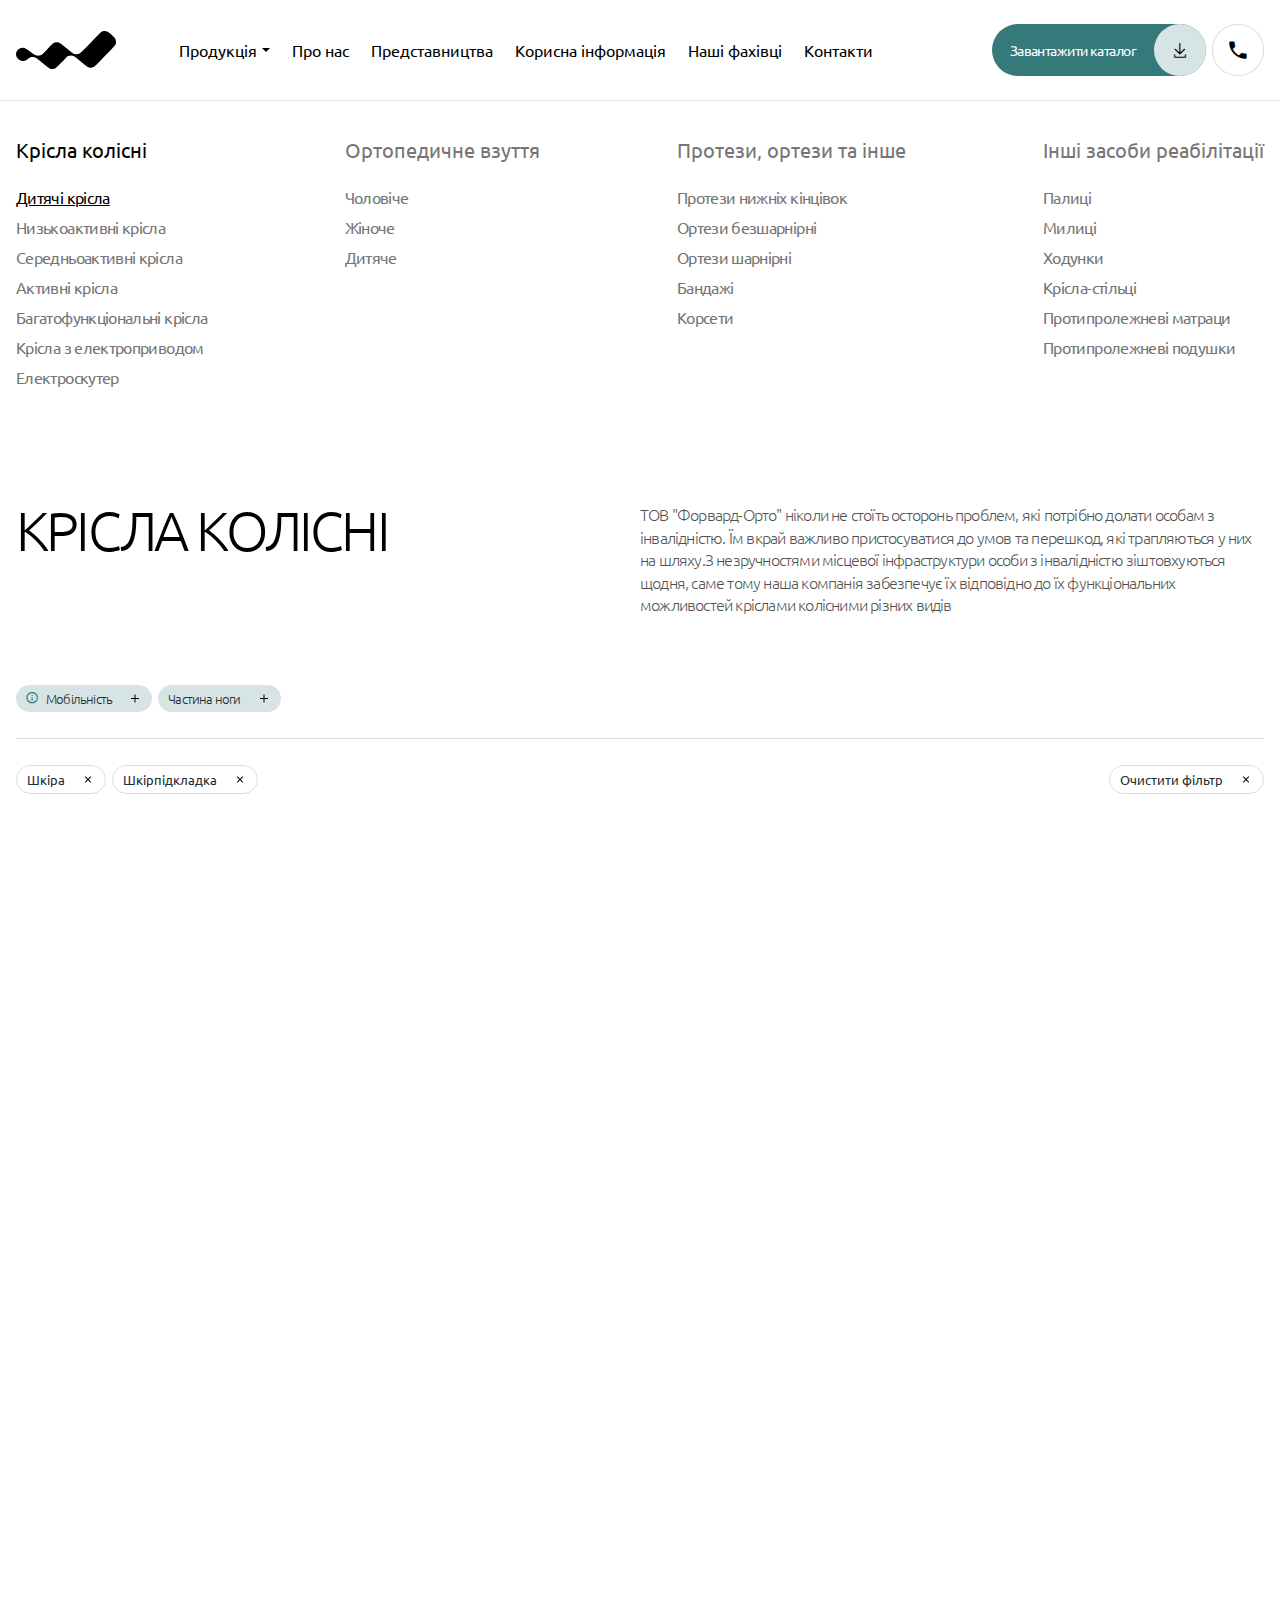
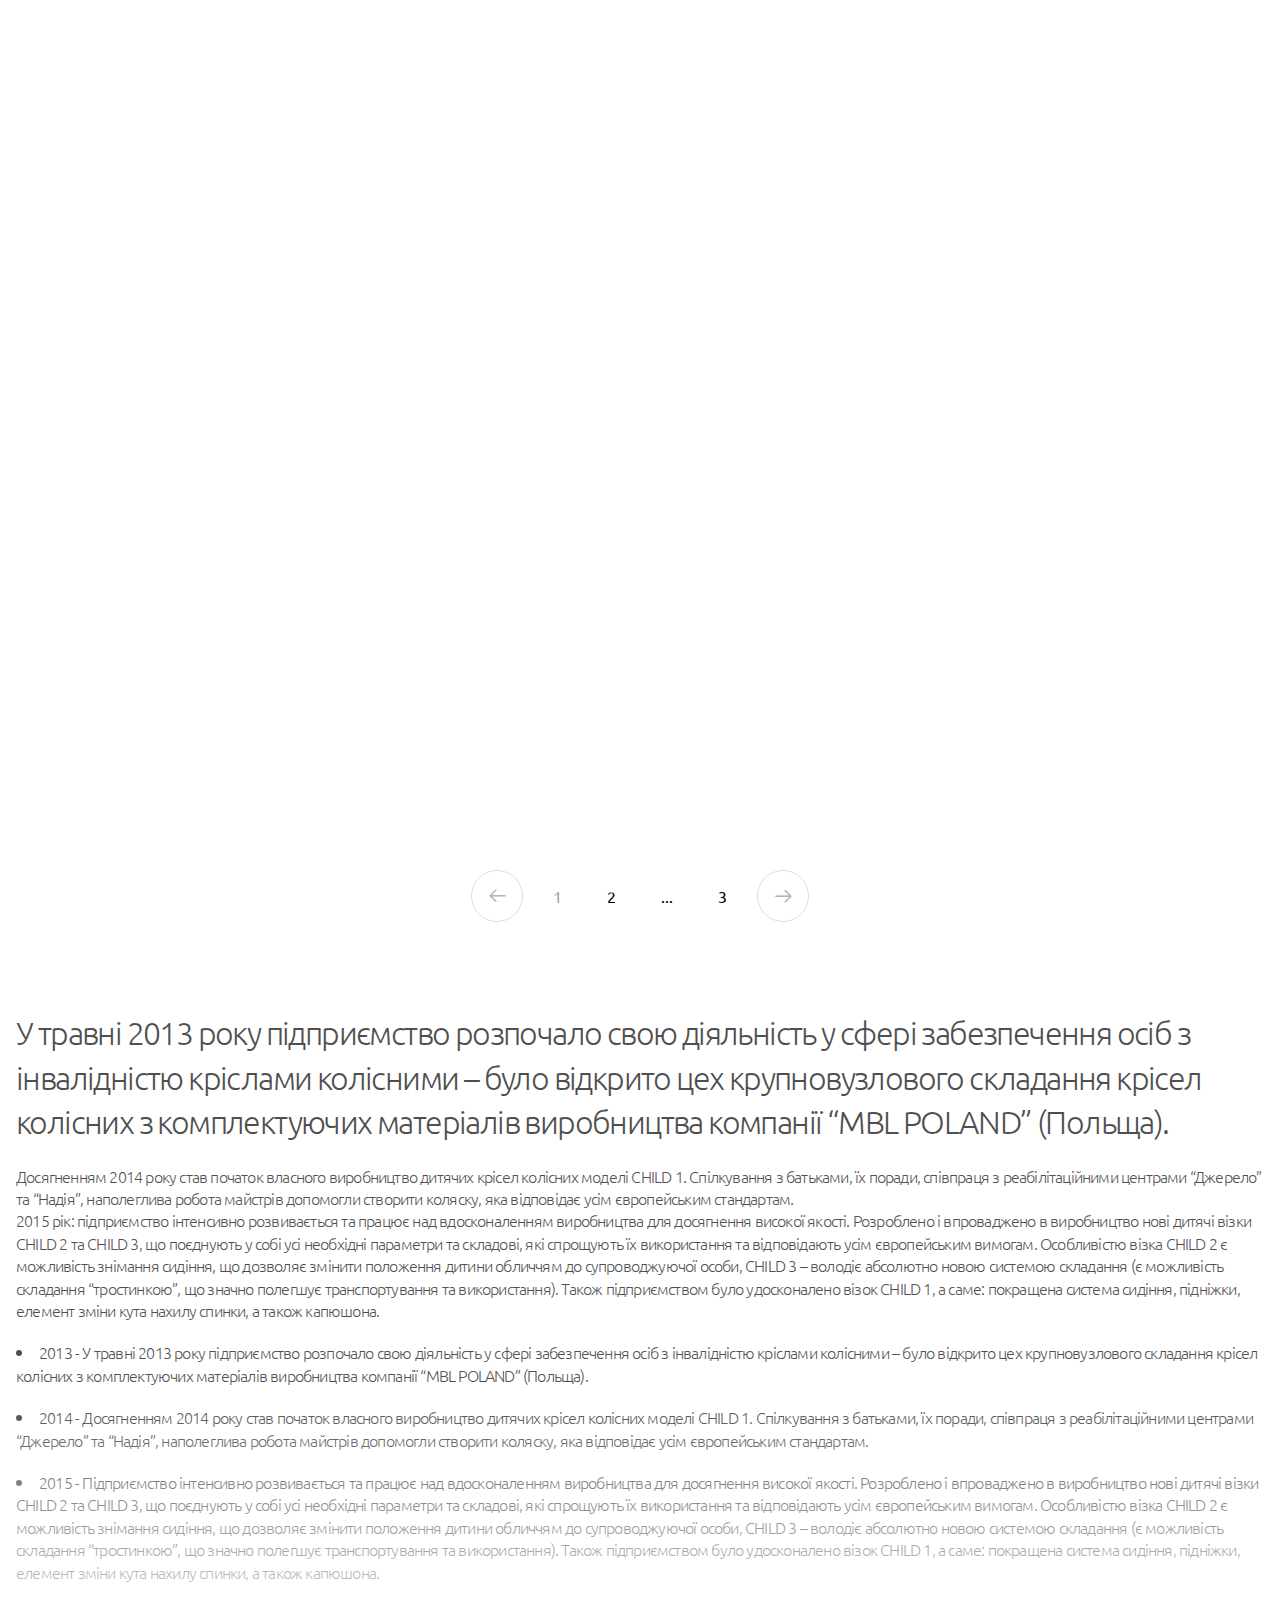
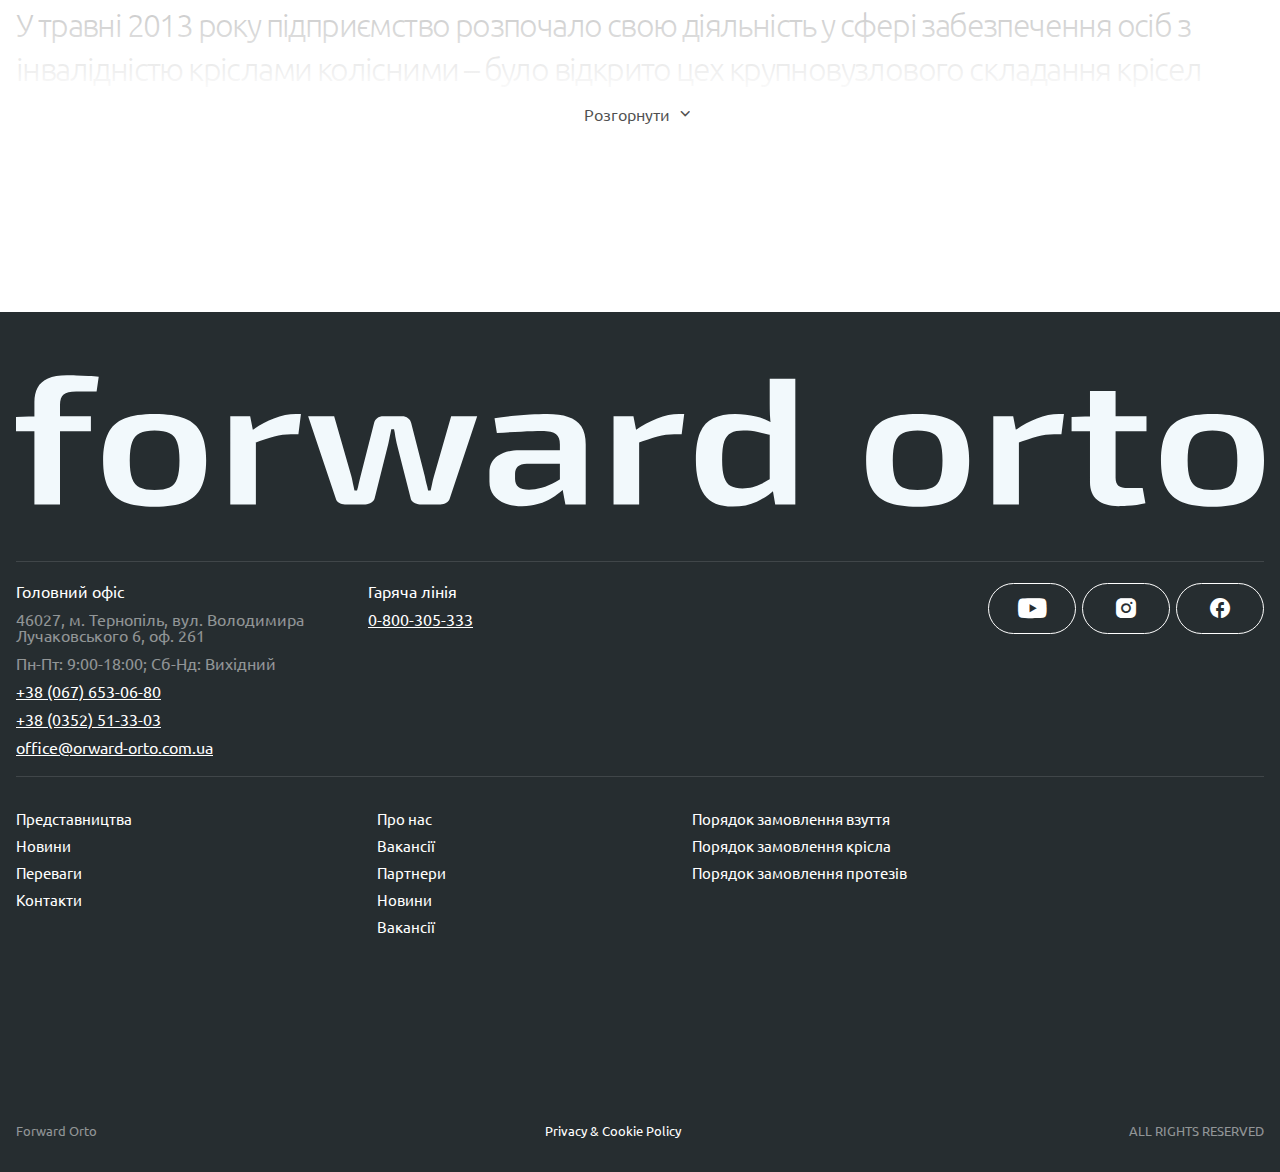
<file: catalog.html>
<!doctype html>
<html lang="en">

<head>
	<title>Catalog</title>
	<meta charset="UTF-8">
	<meta name="format-detection" content="telephone=no">
	<!-- <style>body{opacity: 0;}</style> -->
	<link rel="stylesheet" href="css/style.min.css?_v=20240103211504">
	<link rel="shortcut icon" href="favicon.ico">
	<!-- <meta name="robots" content="noindex, nofollow"> -->
	<meta name="viewport" content="width=device-width, initial-scale=1.0">
</head>

<body>
	<div class="wrapper">
		<header data-scroll data-scroll-show="999999" class="header _white">
			<div class="header__container">
				<div class="header__main">
					<div class="header__logo-wrapper">
						<a href="" class="header__logo header__logo--white"><img src="img/logo-white.svg" alt="" /></a>
						<a href="" class="header__logo header__logo--dark"><img src="img/logo-dark.svg" alt="" /></a>
					</div>
					<div class="header__menu menu">
						<nav class="menu__body">
							<ul class="menu__list">
								<li class="menu-item dropdown">
									<a href="#" class="dropdown__toggle">Продукція</a>
									<div class="dropdown__menu-wrapper">
										<ul class="dropdown__menu">
											<li class="dropdown__item _active">
												<a href="#" class="dropdown__link _icon-daw">Крісла колісні</a>
												<div class="dropdown__content">
													<button class="dropdown__button-close">Назад</button>
													<a href="#" class="dropdown__link-more">Усі крісла колісні</a>
													<ul class="dropdown__cards-list">
														<li class="dropdown__card card">
															<a href="#" class="card__image">
																<div class="card__image-wrapper">
																	<picture><source srcset="img/products/product-01.webp" type="image/webp"><img src="img/products/product-01.png" alt="" /></picture>
																</div>
															</a>
															<a href="#" class="card__title">Дитячі крісла</a>
														</li>
														<li class="dropdown__card card">
															<a href="#" class="card__image">
																<div class="card__image-wrapper">
																	<picture><source srcset="img/products/product-01.webp" type="image/webp"><img src="img/products/product-01.png" alt="" /></picture>
																</div>
															</a>
															<a href="#" class="card__title">Дитячі крісла</a>
														</li>
														<li class="dropdown__card card">
															<a href="#" class="card__image">
																<div class="card__image-wrapper">
																	<picture><source srcset="img/products/product-01.webp" type="image/webp"><img src="img/products/product-01.png" alt="" /></picture>
																</div>
															</a>
															<a href="#" class="card__title">Дитячі крісла</a>
														</li>
														<li class="dropdown__card card">
															<a href="#" class="card__image">
																<div class="card__image-wrapper">
																	<picture><source srcset="img/products/product-01.webp" type="image/webp"><img src="img/products/product-01.png" alt="" /></picture>
																</div>
															</a>
															<a href="#" class="card__title">Дитячі крісла</a>
														</li>
														<li class="dropdown__card card">
															<a href="#" class="card__image">
																<div class="card__image-wrapper">
																	<picture><source srcset="img/products/product-01.webp" type="image/webp"><img src="img/products/product-01.png" alt="" /></picture>
																</div>
															</a>
															<a href="#" class="card__title">Дитячі крісла</a>
														</li>
														<li class="dropdown__card card">
															<a href="#" class="card__image">
																<div class="card__image-wrapper">
																	<picture><source srcset="img/products/product-01.webp" type="image/webp"><img src="img/products/product-01.png" alt="" /></picture>
																</div>
															</a>
															<a href="#" class="card__title">Дитячі крісла</a>
														</li>
														<li class="dropdown__card card">
															<a href="#" class="card__image">
																<div class="card__image-wrapper">
																	<picture><source srcset="img/products/product-01.webp" type="image/webp"><img src="img/products/product-01.png" alt="" /></picture>
																</div>
															</a>
															<a href="#" class="card__title">Дитячі крісла</a>
														</li>
													</ul>
												</div>
											</li>
											<li class="dropdown__item">
												<a href="#" class="dropdown__link _icon-daw">Ортопедичне взуття</a>
												<div class="dropdown__content">
													<button class="dropdown__button-close">Назад</button>
													<a href="#" class="dropdown__link-more">Усі Ортопедичне взуття</a>
													<ul class="dropdown__cards-list">
														<li class="dropdown__card card">
															<a href="#" class="card__image">
																<div class="card__image-wrapper">
																	<picture><source srcset="img/products/product-01.webp" type="image/webp"><img src="img/products/product-01.png" alt="" /></picture>
																</div>
															</a>
															<a href="#" class="card__title">Дитячі крісла</a>
														</li>
														<li class="dropdown__card card">
															<a href="#" class="card__image">
																<div class="card__image-wrapper">
																	<picture><source srcset="img/products/product-01.webp" type="image/webp"><img src="img/products/product-01.png" alt="" /></picture>
																</div>
															</a>
															<a href="#" class="card__title">Дитячі крісла</a>
														</li>
														<li class="dropdown__card card">
															<a href="#" class="card__image">
																<div class="card__image-wrapper">
																	<picture><source srcset="img/products/product-01.webp" type="image/webp"><img src="img/products/product-01.png" alt="" /></picture>
																</div>
															</a>
															<a href="#" class="card__title">Дитячі крісла</a>
														</li>
													</ul>
												</div>
											</li>
											<li class="dropdown__item">
												<a href="#" class="dropdown__link _icon-daw">Протези,ортези та інше</a>
												<div class="dropdown__content">
													<button class="dropdown__button-close">Назад</button>
													<a href="#" class="dropdown__link-more">Усі Протези,ортези та інше</a>
													<ul class="dropdown__cards-list">
														<li class="dropdown__card card">
															<a href="#" class="card__image">
																<div class="card__image-wrapper">
																	<picture><source srcset="img/products/product-01.webp" type="image/webp"><img src="img/products/product-01.png" alt="" /></picture>
																</div>
															</a>
															<a href="#" class="card__title">Дитячі крісла</a>
														</li>
														<li class="dropdown__card card">
															<a href="#" class="card__image">
																<div class="card__image-wrapper">
																	<picture><source srcset="img/products/product-01.webp" type="image/webp"><img src="img/products/product-01.png" alt="" /></picture>
																</div>
															</a>
															<a href="#" class="card__title">Дитячі крісла</a>
														</li>
													</ul>
												</div>
											</li>
											<li class="dropdown__item">
												<a href="#" class="dropdown__link _icon-daw">Інші засоби реабілітації</a>
												<div class="dropdown__content">
													<button class="dropdown__button-close">Назад</button>
													<a href="#" class="dropdown__link-more">Усі засоби реабілітації</a>
													<ul class="dropdown__cards-list">
														<li class="dropdown__card card">
															<a href="#" class="card__image">
																<div class="card__image-wrapper">
																	<picture><source srcset="img/products/product-01.webp" type="image/webp"><img src="img/products/product-01.png" alt="" /></picture>
																</div>
															</a>
															<a href="#" class="card__title">Дитячі крісла</a>
														</li>
														<li class="dropdown__card card">
															<a href="#" class="card__image">
																<div class="card__image-wrapper">
																	<picture><source srcset="img/products/product-01.webp" type="image/webp"><img src="img/products/product-01.png" alt="" /></picture>
																</div>
															</a>
															<a href="#" class="card__title">Дитячі крісла</a>
														</li>
														<li class="dropdown__card card">
															<a href="#" class="card__image">
																<div class="card__image-wrapper">
																	<picture><source srcset="img/products/product-01.webp" type="image/webp"><img src="img/products/product-01.png" alt="" /></picture>
																</div>
															</a>
															<a href="#" class="card__title">Дитячі крісла</a>
														</li>
														<li class="dropdown__card card">
															<a href="#" class="card__image">
																<div class="card__image-wrapper">
																	<picture><source srcset="img/products/product-01.webp" type="image/webp"><img src="img/products/product-01.png" alt="" /></picture>
																</div>
															</a>
															<a href="#" class="card__title">Дитячі крісла</a>
														</li>
													</ul>
												</div>
											</li>
										</ul>
									</div>
								</li>
								<li class="menu-item">
									<a href="#">Про нас</a>
								</li>
								<li class="menu-item">
									<a href="#">Представництва</a>
								</li>
								<li class="menu-item">
									<a href="#">Корисна інформація</a>
								</li>
								<li class="menu-item">
									<a href="#">Наші фахівці</a>
								</li>
								<li class="menu-item">
									<a href="#">Контакти</a>
								</li>
							</ul>
						</nav>
					</div>
					<div class="header__active">
						<button type="button" class="menu__icon icon-menu"><span></span></button>
						<button data-da=".menu__body, 767.98" class="header__button button button--green">
							<span class="button__text">Завантажити каталог</span>
							<span class="_icon-download"></span>
						</button>
						<button type="button" class="header__call _icon-phone"></button>
						<div class="contacts-popup">
							<div class="contacts-popup__title">Безкоштовна гаряча лінія</div>
							<a href="tel:080023232312" class="contacts-popup__link">0 800 2323 23 1 2</a>
							<div class="contacts-popup__messengers">
								<a href="#" class="contacts-popup__messenger contacts-popup__messenger--viber"><img src="img/icons/s-viber.svg" alt="" /></a>
								<a href="#" class="contacts-popup__messenger contacts-popup__messenger--whatsapp"><img src="img/icons/s-whatsapp.svg" alt="" /></a>
								<a href="#" class="contacts-popup__messenger contacts-popup__messenger--telegram"><img src="img/icons/s-telegram.svg" alt="" /></a>
							</div>
							<div class="contacts-popup__title">Головний офіс</div>
							<ul class="contacts-popup__offices">
								<li class="contacts-popup__office">
									1 . 46027, м. Тернопіль, вул. Лучаківського, 6
									<div class="contacts-popup__contacts-office">
										<a href="tel:0676530780" class="contacts-popup__link">(067) 653-07-80</a>
										<a href="mailto:office@forward-orto.com.ua" class="contacts-popup__link">office@forward-orto.com.ua</a>
									</div>
								</li>
								<li class="contacts-popup__office">
									2 . 46009, м. Тернопіль, вул. Виговського, 26, офіс 16
									<div class="contacts-popup__contacts-office">
										<a href="tel:0676530780" class="contacts-popup__link">(067) 653-07-80</a>
										<a href="tel:0676530780" class="contacts-popup__link">(067) 653-07-80</a>
									</div>
								</li>
							</ul>
						</div>
					</div>
				</div>
			</div>
		</header>

		<main class="catalog">
			<nav data-watch data-watch-once class="catalog__nav nav-catalog">
				<div class="nav-catalog__container">
					<a href="#" class="nav-catalog__link-back">Назад</a>
					<div class="nav-catalog__categories">
						<div class="nav-catalog__category">
							<a href="#" class="nav-catalog__title _active _sub-active">Крісла колісні</a>
							<div class="nav-catalog__subcategories">
								<a href="#" class="nav-catalog__subcategory _active">Дитячі крісла</a>
								<a href="#" class="nav-catalog__subcategory">Низькоактивні крісла</a>
								<a href="#" class="nav-catalog__subcategory">Середньоактивні крісла</a>
								<a href="#" class="nav-catalog__subcategory">Активні крісла</a>
								<a href="#" class="nav-catalog__subcategory">Багатофункціональні крісла</a>
								<a href="#" class="nav-catalog__subcategory">Крісла з електроприводом</a>
								<a href="#" class="nav-catalog__subcategory">Електроскутер</a>
							</div>
						</div>
						<div class="nav-catalog__category">
							<a href="#" class="nav-catalog__title">Ортопедичне взуття</a>
							<div class="nav-catalog__subcategories">
								<a href="#" class="nav-catalog__subcategory">Чоловіче</a>
								<a href="#" class="nav-catalog__subcategory">Жіноче</a>
								<a href="#" class="nav-catalog__subcategory">Дитяче</a>
							</div>
						</div>
						<div class="nav-catalog__category">
							<a href="#" class="nav-catalog__title">Протези, ортези та інше</a>
							<div class="nav-catalog__subcategories">
								<a href="#" class="nav-catalog__subcategory">Протези нижніх кінцівок</a>
								<a href="#" class="nav-catalog__subcategory">Ортези безшарнірні</a>
								<a href="#" class="nav-catalog__subcategory">Ортези шарнірні</a>
								<a href="#" class="nav-catalog__subcategory">Бандажі</a>
								<a href="#" class="nav-catalog__subcategory">Корсети</a>
							</div>
						</div>
						<div class="nav-catalog__category">
							<a href="#" class="nav-catalog__title">Інші засоби реабілітації</a>
							<div class="nav-catalog__subcategories">
								<a href="#" class="nav-catalog__subcategory">Палиці</a>
								<a href="#" class="nav-catalog__subcategory">Милиці</a>
								<a href="#" class="nav-catalog__subcategory">Ходунки</a>
								<a href="#" class="nav-catalog__subcategory">Крісла-стільці</a>
								<a href="#" class="nav-catalog__subcategory">Протипролежневі матраци</a>
								<a href="#" class="nav-catalog__subcategory">Протипролежневі подушки</a>
							</div>
						</div>
					</div>
				</div>
			</nav>
			<section data-watch data-watch-once class="catalog__header header-catalog">
				<div class="header-catalog__container">
					<div class="header-catalog__info">
						<h2 class="header-catalog__title title">Крісла колісні</h2>
						<div class="header-catalog__text">
							<p>
								ТОВ "Форвард-Орто" ніколи не стоїть осторонь проблем, які
								потрібно долати особам з інвалідністю. Їм вкрай важливо
								пристосуватися до умов та перешкод, які трапляються у них на
								шляху.З незручностями місцевої інфраструктури особи з
								інвалідністю зіштовхуються щодня, саме тому наша компанія
								забезпечує їх відповідно до їх функціональних можливостей
								кріслами колісними різних видів
							</p>
						</div>
					</div>
					<div class="header-catalog__filters filters">
						<button class="filters__button-open">Фільтри</button>
						<div class="filters__body">
							<div class="filters__header">
								<div class="filters__title">Фільтри</div>
								<button class="filters__button-close">Закрити</button>
							</div>
							<div class="filters__top-row">
								<form action="#" class="filters__items">
									<div class="filters__item item-filter window-info-wrapper">
										<div class="item-filter__title">
											<button type="button" class="window-info-wrapper__icon _icon-info"></button>Мобільність
										</div>
										<div class="item-filter__body">
											<div class="item-filter__label">
												Оберіть текстиль
											</div>
											<div class="item-filter__checkboxes">
												<label class="item-filter__checkbox">
													<input type="checkbox" class="item-filter__input-checkbox" checked />
													<span class="item-filter__value-checkbox">Шкіра</span>
												</label>
												<label class="item-filter__checkbox">
													<input type="checkbox" class="item-filter__input-checkbox" checked />
													<span class="item-filter__value-checkbox">Шкірпідкладка</span>
												</label>
												<label class="item-filter__checkbox">
													<input type="checkbox" class="item-filter__input-checkbox" />
													<span class="item-filter__value-checkbox">Замша</span>
												</label>
											</div>
										</div>
										<div class="window-info-wrapper__body">
											<div class="window-info-wrapper__content">
												<ol class="window-info-wrapper__list">
													<li class="window-info-wrapper__list-item">
														<div class="window-info-wrapper__title">
															1 - ша мобільність
														</div>
														<div class="window-info-wrapper__text">
															Це найнижчий рівень мобільності,
															властивий для високих рівнів
															ампутації, парної ампутації або
															наявності супутніх захворювань. За
															наявності першого ступеня
															мобільності пацієнт здатний
															самостійно сидіти та стояти на
															протезі з опорою, проте ставати та
															сідати може лише за допомогою.
														</div>
													</li>
													<li class="window-info-wrapper__list-item">
														<div class="window-info-wrapper__title">
															2 - га мобільність
														</div>
														<div class="window-info-wrapper__text">
															До цієї групи входять пацієнти з
															більш високим ступенем мобільності.
															Вони можуть все те, що і пацієнти
															першої групи, але також додатково
															можуть утримувати рівновагу на
															протезі та милицях, ходити,
															використовуючи милиці, підніматися
															та сідати без сторонньої допомоги.
														</div>
													</li>
													<li class="window-info-wrapper__list-item">
														<div class="window-info-wrapper__title">
															3 - га мобільність
														</div>
														<div class="window-info-wrapper__text">
															Для цієї міри можливе протезування
															за допомогою повних протезів ноги з
															тазостегновим шарніром - відносно
															протез, що рідко застосовується,
															оскільки ампутація з вичленуванням
															тазостегнового суглоба також досить
															рідко зустрічається операція.
														</div>
													</li>
													<li class="window-info-wrapper__list-item">
														<div class="window-info-wrapper__title">
															4 - а мобільність
														</div>
														<div class="window-info-wrapper__text">
															Пацієнт із цим ступенем мобільності
															практично повністю відповідає
															здоровій людині.
														</div>
													</li>
												</ol>
												<div class="window-info-wrapper__text">
													<p>
														Він може все те, що можуть представники
														І-ІІІ груп, а також:
													</p>
													<p>
														ходити гористою або пересіченою
														місцевістю без обмежень; ходити,
														змінюючи швидкість руху довільно та у
														будь-який момент; користуватись протезом
														протягом практично необмеженого часу
													</p>
												</div>
												<a href="#" class="window-info-wrapper__link-more">Детальніше</a>
											</div>
										</div>
									</div>
									<div class="filters__item item-filter">
										<div class="item-filter__title">Частина ноги</div>
										<div class="item-filter__body">
											<div class="item-filter__label">
												Оберіть текстиль
											</div>
											<div class="item-filter__checkboxes">
												<label class="item-filter__checkbox">
													<input type="checkbox" class="item-filter__input-checkbox" checked />
													<span class="item-filter__value-checkbox">Шкіра</span>
												</label>
												<label class="item-filter__checkbox">
													<input type="checkbox" class="item-filter__input-checkbox" checked />
													<span class="item-filter__value-checkbox">Шкірпідкладка</span>
												</label>
												<label class="item-filter__checkbox">
													<input type="checkbox" class="item-filter__input-checkbox" />
													<span class="item-filter__value-checkbox">Замша</span>
												</label>
											</div>
										</div>
									</div>
								</form>
							</div>
							<div class="filters__bottom-row">
								<div class="filters__selected-items">
									<button class="filters__selected-item">Шкіра</button>
									<button class="filters__selected-item">
										Шкірпідкладка
									</button>
								</div>
								<button class="filters__clear-button">Очистити фільтр</button>
							</div>
							<div class="filters__buttons">
								<button class="filters__button filters__button--show-resuts">
									Показати результати
								</button>
								<button class="filters__button filters__button--clear">
									Очистити
								</button>
							</div>
						</div>
					</div>
				</div>
			</section>
			<div class="catalog__body body-catalog">
				<div class="body-catalog__container">
					<div class="body-catalog__views">
						<button class="body-catalog__view _active"></button>
						<button class="body-catalog__view body-catalog__view--double"></button>
					</div>
					<div class="body-catalog__cards">
						<div data-watch data-watch-once class="body-catalog__card card">
							<a href="#" class="card__image">
								<div class="card__image-wrapper">
									<picture><source srcset="img/products/product-01.webp" type="image/webp"><img src="img/products/product-01.png" alt="" /></picture>
								</div>
							</a>
							<a href="#" class="card__title">Дитячі крісла</a>
							<div class="card__text">
								Багатофункціональне, що дає змогу змінити кут нахилу системи
								опори тіла (базове)...
							</div>
						</div>
						<div data-watch data-watch-once class="body-catalog__card card">
							<a href="#" class="card__image">
								<div class="card__image-wrapper">
									<picture><source srcset="img/products/product-01.webp" type="image/webp"><img src="img/products/product-01.png" alt="" /></picture>
								</div>
							</a>
							<a href="#" class="card__title">Дитячі крісла</a>
							<div class="card__text">
								Багатофункціональне, що дає змогу змінити кут нахилу системи
								опори тіла (базове)...
							</div>
						</div>
						<div data-watch data-watch-once class="body-catalog__card card">
							<a href="#" class="card__image">
								<div class="card__image-wrapper">
									<picture><source srcset="img/products/product-01.webp" type="image/webp"><img src="img/products/product-01.png" alt="" /></picture>
								</div>
							</a>
							<a href="#" class="card__title">Дитячі крісла</a>
							<div class="card__text">
								Багатофункціональне, що дає змогу змінити кут нахилу системи
								опори тіла (базове)...
							</div>
						</div>
						<div data-watch data-watch-once class="body-catalog__card card">
							<a href="#" class="card__image">
								<div class="card__image-wrapper">
									<picture><source srcset="img/products/product-01.webp" type="image/webp"><img src="img/products/product-01.png" alt="" /></picture>
								</div>
							</a>
							<a href="#" class="card__title">Дитячі крісла</a>
							<div class="card__text">
								Багатофункціональне, що дає змогу змінити кут нахилу системи
								опори тіла (базове)...
							</div>
						</div>
						<div data-watch data-watch-once class="body-catalog__card card">
							<a href="#" class="card__image">
								<div class="card__image-wrapper">
									<picture><source srcset="img/products/product-01.webp" type="image/webp"><img src="img/products/product-01.png" alt="" /></picture>
								</div>
							</a>
							<a href="#" class="card__title">Дитячі крісла</a>
							<div class="card__text">
								Багатофункціональне, що дає змогу змінити кут нахилу системи
								опори тіла (базове)...
							</div>
						</div>
						<div data-watch data-watch-once class="body-catalog__card card">
							<a href="#" class="card__image">
								<div class="card__image-wrapper">
									<picture><source srcset="img/products/product-01.webp" type="image/webp"><img src="img/products/product-01.png" alt="" /></picture>
								</div>
							</a>
							<a href="#" class="card__title">Дитячі крісла</a>
							<div class="card__text">
								Багатофункціональне, що дає змогу змінити кут нахилу системи
								опори тіла (базове)...
							</div>
						</div>
						<div data-watch data-watch-once class="body-catalog__card card">
							<a href="#" class="card__image">
								<div class="card__image-wrapper">
									<picture><source srcset="img/products/product-01.webp" type="image/webp"><img src="img/products/product-01.png" alt="" /></picture>
								</div>
							</a>
							<a href="#" class="card__title">Дитячі крісла</a>
							<div class="card__text">
								Багатофункціональне, що дає змогу змінити кут нахилу системи
								опори тіла (базове)...
							</div>
						</div>
						<div data-watch data-watch-once class="body-catalog__card card">
							<a href="#" class="card__image">
								<div class="card__image-wrapper">
									<picture><source srcset="img/products/product-01.webp" type="image/webp"><img src="img/products/product-01.png" alt="" /></picture>
								</div>
							</a>
							<a href="#" class="card__title">Дитячі крісла</a>
							<div class="card__text">
								Багатофункціональне, що дає змогу змінити кут нахилу системи
								опори тіла (базове)...
							</div>
						</div>
						<div data-watch data-watch-once class="body-catalog__card card">
							<a href="#" class="card__image">
								<div class="card__image-wrapper">
									<picture><source srcset="img/products/product-01.webp" type="image/webp"><img src="img/products/product-01.png" alt="" /></picture>
								</div>
							</a>
							<a href="#" class="card__title">Дитячі крісла</a>
							<div class="card__text">
								Багатофункціональне, що дає змогу змінити кут нахилу системи
								опори тіла (базове)...
							</div>
						</div>
						<div data-watch data-watch-once class="body-catalog__card card">
							<a href="#" class="card__image">
								<div class="card__image-wrapper">
									<picture><source srcset="img/products/product-01.webp" type="image/webp"><img src="img/products/product-01.png" alt="" /></picture>
								</div>
							</a>
							<a href="#" class="card__title">Дитячі крісла</a>
							<div class="card__text">
								Багатофункціональне, що дає змогу змінити кут нахилу системи
								опори тіла (базове)...
							</div>
						</div>
					</div>
					<div class="body-catalog__pagination pagination-body-catalog">
						<button class="pagination-body-catalog__button pagination-body-catalog__button--prev _icon-arrow"></button>
						<div class="pagination-body-catalog__bullets">
							<button class="pagination-body-catalog__bullet _active">1</button>
							<button class="pagination-body-catalog__bullet">2</button>
							<button class="pagination-body-catalog__bullet">...</button>
							<button class="pagination-body-catalog__bullet">3</button>
						</div>
						<button class="pagination-body-catalog__button pagination-body-catalog__button--next _icon-arrow"></button>
					</div>
				</div>
			</div>
			<div class="catalog__info info-catalog">
				<div data-showmore="size" class="info-catalog__container">
					<div data-showmore-content="686" class="info-catalog__content">
						<div class="info-catalog__big-text">
							У травні 2013 року підприємство розпочало свою діяльність у сфері
							забезпечення осіб з інвалідністю кріслами колісними – було відкрито
							цех крупновузлового складання крісел колісних з комплектуючих
							матеріалів виробництва компанії “MBL POLAND” (Польща).
						</div>
						<div class="info-catalog__text">
							<p>
								Досягненням 2014 року став початок власного виробництво дитячих
								крісел колісних моделі CHILD 1. Спілкування з батьками, їх
								поради, співпраця з реабілітаційними центрами “Джерело” та
								“Надія”, наполеглива робота майстрів допомогли створити коляску,
								яка відповідає усім європейським стандартам.
							</p>
							<p>
								2015 рік: підприємство інтенсивно розвивається та працює над
								вдосконаленням виробництва для досягнення високої якості.
								Розроблено і впроваджено в виробництво нові дитячі візки CHILD 2
								та CHILD 3, що поєднують у собі усі необхідні параметри та
								складові, які спрощують їх використання та відповідають усім
								європейським вимогам. Особливістю візка CHILD 2 є можливість
								знімання сидіння, що дозволяє змінити положення дитини обличчям
								до супроводжуючої особи, CHILD 3 – володіє абсолютно новою
								системою складання (є можливість складання “тростинкою”, що
								значно полегшує транспортування та використання). Також
								підприємством було удосконалено візок CHILD 1, а саме: покращена
								система сидіння, підніжки, елемент зміни кута нахилу спинки, а
								також капюшона.
							</p>
						</div>
						<ul class="info-catalog__list">
							<li class="info-catalog__list-item">
								2013 - У травні 2013 року підприємство розпочало свою діяльність
								у сфері забезпечення осіб з інвалідністю кріслами колісними –
								було відкрито цех крупновузлового складання крісел колісних з
								комплектуючих матеріалів виробництва компанії “MBL POLAND”
								(Польща).
							</li>
							<li class="info-catalog__list-item">
								2014 - Досягненням 2014 року став початок власного виробництво
								дитячих крісел колісних моделі CHILD 1. Спілкування з батьками,
								їх поради, співпраця з реабілітаційними центрами “Джерело” та
								“Надія”, наполеглива робота майстрів допомогли створити коляску,
								яка відповідає усім європейським стандартам.
							</li>
							<li class="info-catalog__list-item">
								2015 - Підприємство інтенсивно розвивається та працює над
								вдосконаленням виробництва для досягнення високої якості.
								Розроблено і впроваджено в виробництво нові дитячі візки CHILD 2
								та CHILD 3, що поєднують у собі усі необхідні параметри та
								складові, які спрощують їх використання та відповідають усім
								європейським вимогам. Особливістю візка CHILD 2 є можливість
								знімання сидіння, що дозволяє змінити положення дитини обличчям
								до супроводжуючої особи, CHILD 3 – володіє абсолютно новою
								системою складання (є можливість складання “тростинкою”, що
								значно полегшує транспортування та використання). Також
								підприємством було удосконалено візок CHILD 1, а саме: покращена
								система сидіння, підніжки, елемент зміни кута нахилу спинки, а
								також капюшона.
							</li>
						</ul>
						<div class="info-catalog__big-text">
							У травні 2013 року підприємство розпочало свою діяльність у сфері
							забезпечення осіб з інвалідністю кріслами колісними – було відкрито
							цех крупновузлового складання крісел колісних з комплектуючих
							матеріалів виробництва компанії “MBL POLAND” (Польща).
						</div>
						<div class="info-catalog__text">
							<p>
								Досягненням 2014 року став початок власного виробництво дитячих
								крісел колісних моделі CHILD 1. Спілкування з батьками, їх
								поради, співпраця з реабілітаційними центрами “Джерело” та
								“Надія”, наполеглива робота майстрів допомогли створити коляску,
								яка відповідає усім європейським стандартам.
							</p>
							<p>
								2015 рік: підприємство інтенсивно розвивається та працює над
								вдосконаленням виробництва для досягнення високої якості.
								Розроблено і впроваджено в виробництво нові дитячі візки CHILD 2
								та CHILD 3, що поєднують у собі усі необхідні параметри та
								складові, які спрощують їх використання та відповідають усім
								європейським вимогам. Особливістю візка CHILD 2 є можливість
								знімання сидіння, що дозволяє змінити положення дитини обличчям
								до супроводжуючої особи, CHILD 3 – володіє абсолютно новою
								системою складання (є можливість складання “тростинкою”, що
								значно полегшує транспортування та використання). Також
								підприємством було удосконалено візок CHILD 1, а саме: покращена
								система сидіння, підніжки, елемент зміни кута нахилу спинки, а
								також капюшона.
							</p>
						</div>
						<ul class="info-catalog__list">
							<li class="info-catalog__list-item">
								2013 - У травні 2013 року підприємство розпочало свою діяльність
								у сфері забезпечення осіб з інвалідністю кріслами колісними –
								було відкрито цех крупновузлового складання крісел колісних з
								комплектуючих матеріалів виробництва компанії “MBL POLAND”
								(Польща).
							</li>
							<li class="info-catalog__list-item">
								2014 - Досягненням 2014 року став початок власного виробництво
								дитячих крісел колісних моделі CHILD 1. Спілкування з батьками,
								їх поради, співпраця з реабілітаційними центрами “Джерело” та
								“Надія”, наполеглива робота майстрів допомогли створити коляску,
								яка відповідає усім європейським стандартам.
							</li>
							<li class="info-catalog__list-item">
								2015 - Підприємство інтенсивно розвивається та працює над
								вдосконаленням виробництва для досягнення високої якості.
								Розроблено і впроваджено в виробництво нові дитячі візки CHILD 2
								та CHILD 3, що поєднують у собі усі необхідні параметри та
								складові, які спрощують їх використання та відповідають усім
								європейським вимогам. Особливістю візка CHILD 2 є можливість
								знімання сидіння, що дозволяє змінити положення дитини обличчям
								до супроводжуючої особи, CHILD 3 – володіє абсолютно новою
								системою складання (є можливість складання “тростинкою”, що
								значно полегшує транспортування та використання). Також
								підприємством було удосконалено візок CHILD 1, а саме: покращена
								система сидіння, підніжки, елемент зміни кута нахилу спинки, а
								також капюшона.
							</li>
						</ul>
					</div>
					<button hidden data-showmore-button type="button" class="info-catalog__button _icon-daw">
						<span>Розгорнути</span>
						<span>Згорнути</span>
					</button>
				</div>
			</div>
		</main>
		<footer class="footer">
			<div class="footer__container">
				<div class="footer__top">
					<img src="img/footer-text.svg" alt="">
				</div>
				<div class="footer__contacts contacts-footer">
					<div class="contacts-footer__left">
						<div class="contacts-footer__column">
							<div class="contacts-footer__label">Головний офіс</div>
							<div class="contacts-footer__text">46027, м. Тернопіль,
								вул. Володимира Лучаковського 6, оф. 261</div>
							<div class="contacts-footer__text">Пн-Пт: 9:00-18:00; Сб-Нд: Вихідний</div>
							<a href="tel:+380676530680" class="contacts-footer__link">+38 (067) 653-06-80 </a>
							<a href="tel:+380352513303" class="contacts-footer__link">+38 (0352) 51-33-03</a>
							<a href="mailto:office@orward-orto.com.ua" class="contacts-footer__link">office@orward-orto.com.ua</a>
						</div>
						<div class="contacts-footer__column">
							<div class="contacts-footer__label contacts-footer__label-white">Гаряча лінія</div>
							<a href="tel:0800305333" class="contacts-footer__link">0-800-305-333</a>
						</div>
					</div>
					<div class="contacts-footer__right">
						<div class="contacts-footer__socials">
							<a href="#" class="contacts-footer__social _icon-s-youtube"></a>
							<a href="#" class="contacts-footer__social _icon-s-insta"></a>
							<a href="#" class="contacts-footer__social _icon-s-facebook"></a>
						</div>
					</div>
				</div>
				<nav class="footer__nav nav-footer">
					<div class="nav-footer__column">
						<a href="#" class="nav-footer__link">Представництва</a>
						<a href="#" class="nav-footer__link">Новини</a>
						<a href="#" class="nav-footer__link">Переваги</a>
						<a href="#" class="nav-footer__link">Контакти</a>
					</div>
					<div class="nav-footer__column">
						<a href="#" class="nav-footer__link">Про нас</a>
						<a href="#" class="nav-footer__link">Вакансії</a>
						<a href="#" class="nav-footer__link">Партнери</a>
						<a href="#" class="nav-footer__link">Новини</a>
						<a href="#" class="nav-footer__link">Вакансії</a>
					</div>
					<div class="nav-footer__column">
						<a href="#" class="nav-footer__link">Порядок замовлення взуття</a>
						<a href="#" class="nav-footer__link">Порядок замовлення крісла</a>
						<a href="#" class="nav-footer__link">Порядок замовлення протезів</a>
					</div>
				</nav>
				<div data-watch data-watch-margin="25px" class="footer__bottom">
					<button data-goto=".wrapper" class="footer-button-top _icon-daw"></button>
					<div class="footer__company-name">Forward Orto</div>
					<a href="#" class="footer__link">Privacy & Cookie Policy</a>
					<div class="footer__reserved">ALL RIGHTS RESERVED</div>
				</div>
			</div>
		</footer>
	</div>
	<script src="js/app.min.js?_v=20240103211504"></script>
</body>

</html>
</file>
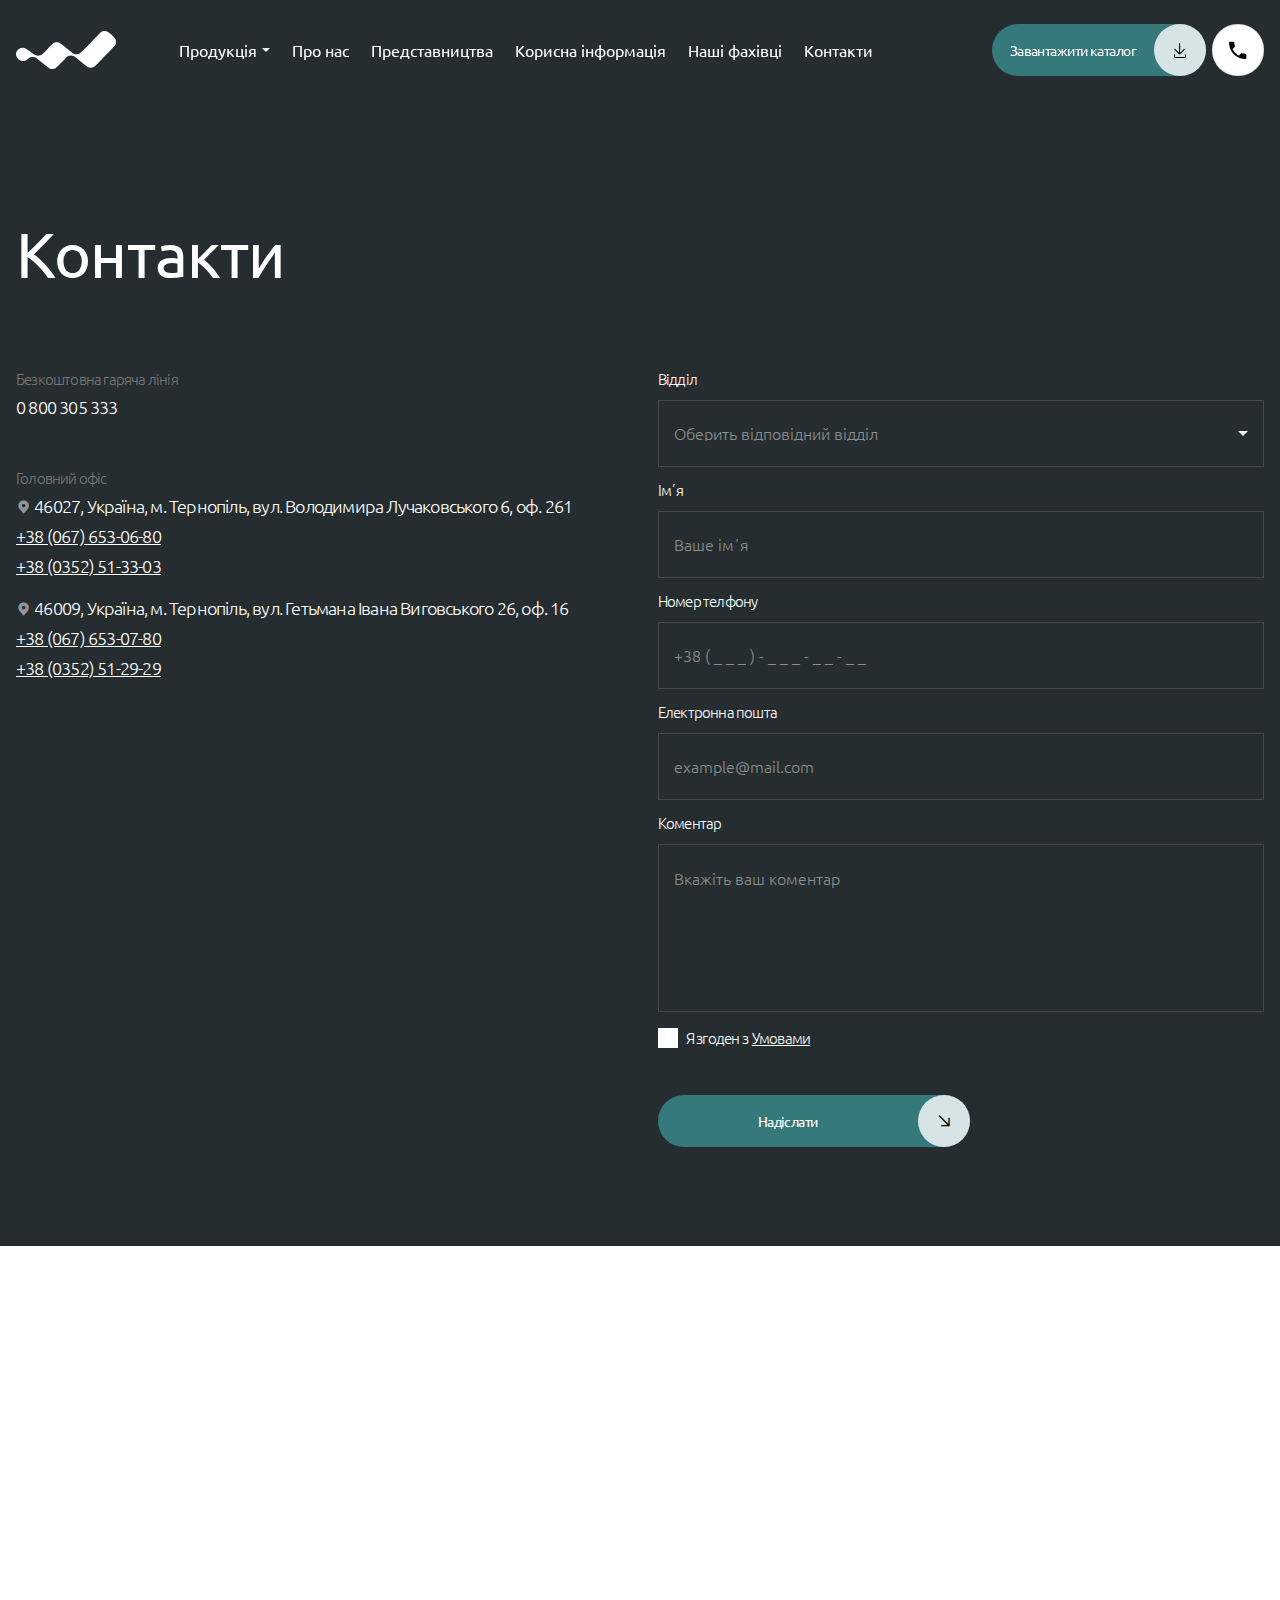
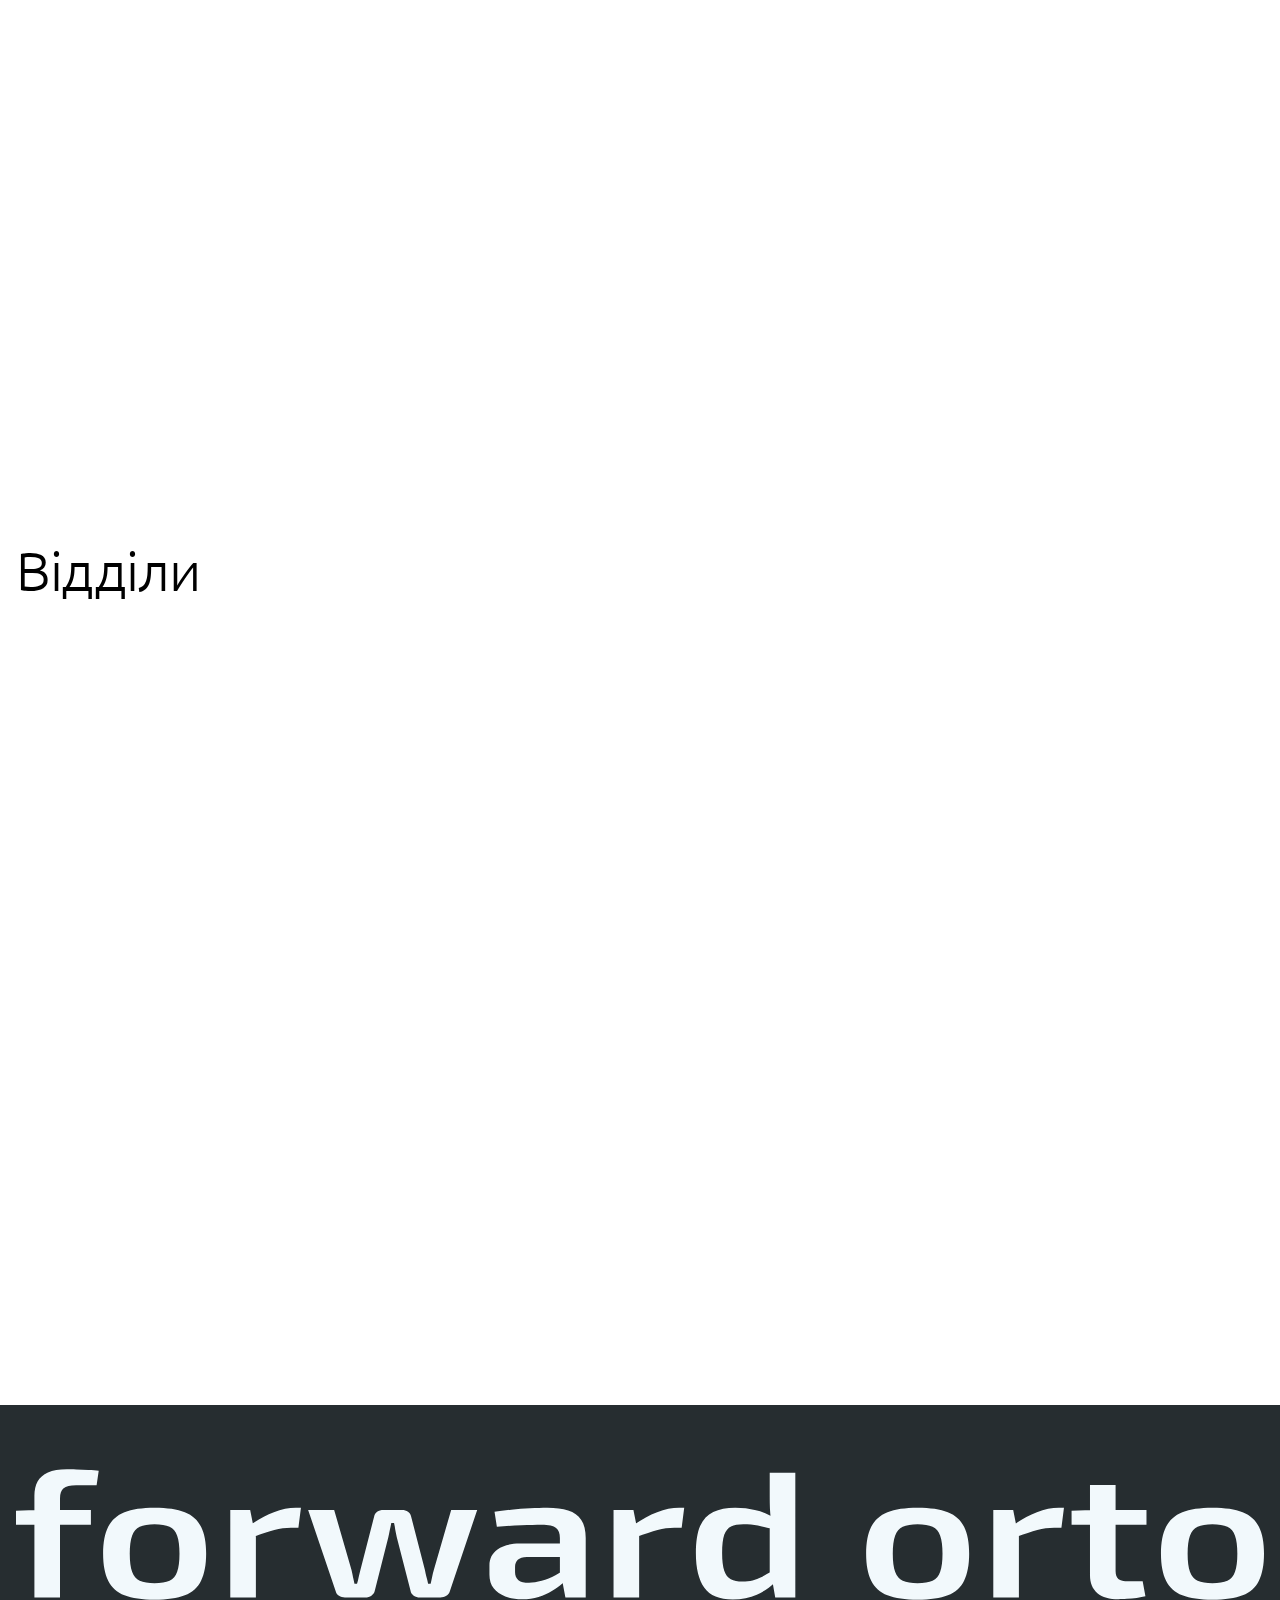
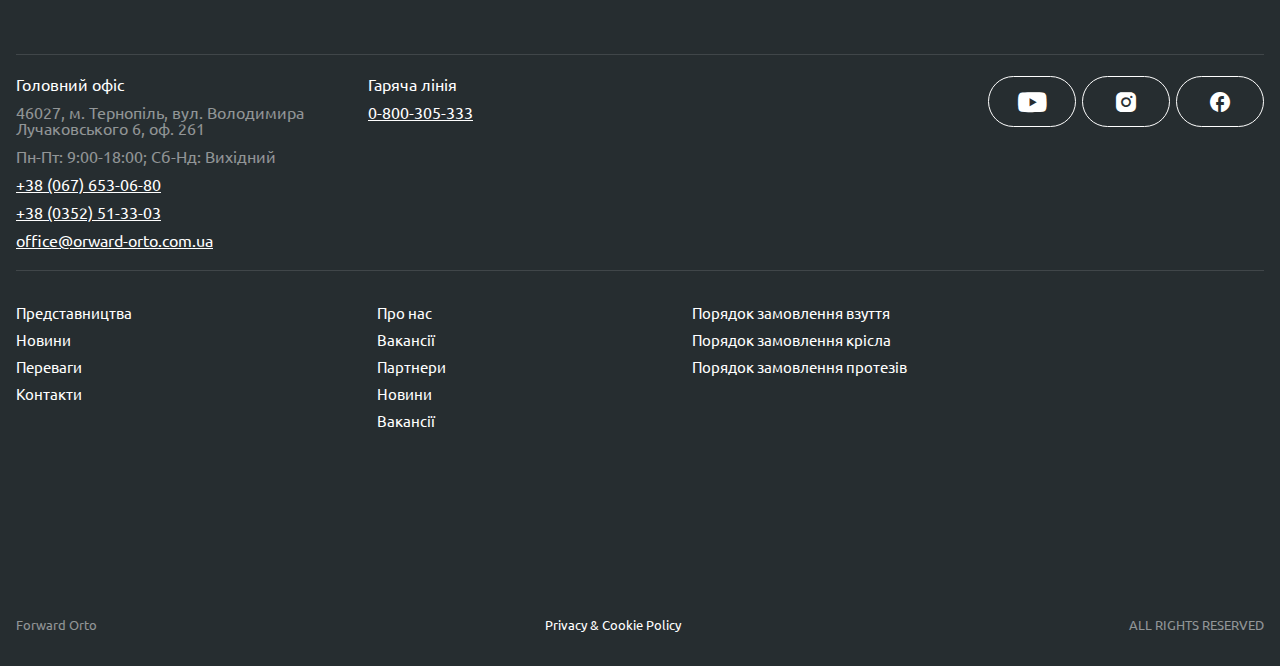
<file: contacts.html>
<!doctype html>
<html lang="en">

<head>
	<title>Контакти</title>
	<meta charset="UTF-8">
	<meta name="format-detection" content="telephone=no">
	<!-- <style>body{opacity: 0;}</style> -->
	<link rel="stylesheet" href="css/style.min.css?_v=20240103211504">
	<link rel="shortcut icon" href="favicon.ico">
	<!-- <meta name="robots" content="noindex, nofollow"> -->
	<meta name="viewport" content="width=device-width, initial-scale=1.0">
</head>

<body>
	<div class="wrapper">
		<header data-scroll data-scroll-show="999999" class="header undefined">
			<div class="header__container">
				<div class="header__main">
					<div class="header__logo-wrapper">
						<a href="" class="header__logo header__logo--white"><img src="img/logo-white.svg" alt="" /></a>
						<a href="" class="header__logo header__logo--dark"><img src="img/logo-dark.svg" alt="" /></a>
					</div>
					<div class="header__menu menu">
						<nav class="menu__body">
							<ul class="menu__list">
								<li class="menu-item dropdown">
									<a href="#" class="dropdown__toggle">Продукція</a>
									<div class="dropdown__menu-wrapper">
										<ul class="dropdown__menu">
											<li class="dropdown__item _active">
												<a href="#" class="dropdown__link _icon-daw">Крісла колісні</a>
												<div class="dropdown__content">
													<button class="dropdown__button-close">Назад</button>
													<a href="#" class="dropdown__link-more">Усі крісла колісні</a>
													<ul class="dropdown__cards-list">
														<li class="dropdown__card card">
															<a href="#" class="card__image">
																<div class="card__image-wrapper">
																	<picture><source srcset="img/products/product-01.webp" type="image/webp"><img src="img/products/product-01.png" alt="" /></picture>
																</div>
															</a>
															<a href="#" class="card__title">Дитячі крісла</a>
														</li>
														<li class="dropdown__card card">
															<a href="#" class="card__image">
																<div class="card__image-wrapper">
																	<picture><source srcset="img/products/product-01.webp" type="image/webp"><img src="img/products/product-01.png" alt="" /></picture>
																</div>
															</a>
															<a href="#" class="card__title">Дитячі крісла</a>
														</li>
														<li class="dropdown__card card">
															<a href="#" class="card__image">
																<div class="card__image-wrapper">
																	<picture><source srcset="img/products/product-01.webp" type="image/webp"><img src="img/products/product-01.png" alt="" /></picture>
																</div>
															</a>
															<a href="#" class="card__title">Дитячі крісла</a>
														</li>
														<li class="dropdown__card card">
															<a href="#" class="card__image">
																<div class="card__image-wrapper">
																	<picture><source srcset="img/products/product-01.webp" type="image/webp"><img src="img/products/product-01.png" alt="" /></picture>
																</div>
															</a>
															<a href="#" class="card__title">Дитячі крісла</a>
														</li>
														<li class="dropdown__card card">
															<a href="#" class="card__image">
																<div class="card__image-wrapper">
																	<picture><source srcset="img/products/product-01.webp" type="image/webp"><img src="img/products/product-01.png" alt="" /></picture>
																</div>
															</a>
															<a href="#" class="card__title">Дитячі крісла</a>
														</li>
														<li class="dropdown__card card">
															<a href="#" class="card__image">
																<div class="card__image-wrapper">
																	<picture><source srcset="img/products/product-01.webp" type="image/webp"><img src="img/products/product-01.png" alt="" /></picture>
																</div>
															</a>
															<a href="#" class="card__title">Дитячі крісла</a>
														</li>
														<li class="dropdown__card card">
															<a href="#" class="card__image">
																<div class="card__image-wrapper">
																	<picture><source srcset="img/products/product-01.webp" type="image/webp"><img src="img/products/product-01.png" alt="" /></picture>
																</div>
															</a>
															<a href="#" class="card__title">Дитячі крісла</a>
														</li>
													</ul>
												</div>
											</li>
											<li class="dropdown__item">
												<a href="#" class="dropdown__link _icon-daw">Ортопедичне взуття</a>
												<div class="dropdown__content">
													<button class="dropdown__button-close">Назад</button>
													<a href="#" class="dropdown__link-more">Усі Ортопедичне взуття</a>
													<ul class="dropdown__cards-list">
														<li class="dropdown__card card">
															<a href="#" class="card__image">
																<div class="card__image-wrapper">
																	<picture><source srcset="img/products/product-01.webp" type="image/webp"><img src="img/products/product-01.png" alt="" /></picture>
																</div>
															</a>
															<a href="#" class="card__title">Дитячі крісла</a>
														</li>
														<li class="dropdown__card card">
															<a href="#" class="card__image">
																<div class="card__image-wrapper">
																	<picture><source srcset="img/products/product-01.webp" type="image/webp"><img src="img/products/product-01.png" alt="" /></picture>
																</div>
															</a>
															<a href="#" class="card__title">Дитячі крісла</a>
														</li>
														<li class="dropdown__card card">
															<a href="#" class="card__image">
																<div class="card__image-wrapper">
																	<picture><source srcset="img/products/product-01.webp" type="image/webp"><img src="img/products/product-01.png" alt="" /></picture>
																</div>
															</a>
															<a href="#" class="card__title">Дитячі крісла</a>
														</li>
													</ul>
												</div>
											</li>
											<li class="dropdown__item">
												<a href="#" class="dropdown__link _icon-daw">Протези,ортези та інше</a>
												<div class="dropdown__content">
													<button class="dropdown__button-close">Назад</button>
													<a href="#" class="dropdown__link-more">Усі Протези,ортези та інше</a>
													<ul class="dropdown__cards-list">
														<li class="dropdown__card card">
															<a href="#" class="card__image">
																<div class="card__image-wrapper">
																	<picture><source srcset="img/products/product-01.webp" type="image/webp"><img src="img/products/product-01.png" alt="" /></picture>
																</div>
															</a>
															<a href="#" class="card__title">Дитячі крісла</a>
														</li>
														<li class="dropdown__card card">
															<a href="#" class="card__image">
																<div class="card__image-wrapper">
																	<picture><source srcset="img/products/product-01.webp" type="image/webp"><img src="img/products/product-01.png" alt="" /></picture>
																</div>
															</a>
															<a href="#" class="card__title">Дитячі крісла</a>
														</li>
													</ul>
												</div>
											</li>
											<li class="dropdown__item">
												<a href="#" class="dropdown__link _icon-daw">Інші засоби реабілітації</a>
												<div class="dropdown__content">
													<button class="dropdown__button-close">Назад</button>
													<a href="#" class="dropdown__link-more">Усі засоби реабілітації</a>
													<ul class="dropdown__cards-list">
														<li class="dropdown__card card">
															<a href="#" class="card__image">
																<div class="card__image-wrapper">
																	<picture><source srcset="img/products/product-01.webp" type="image/webp"><img src="img/products/product-01.png" alt="" /></picture>
																</div>
															</a>
															<a href="#" class="card__title">Дитячі крісла</a>
														</li>
														<li class="dropdown__card card">
															<a href="#" class="card__image">
																<div class="card__image-wrapper">
																	<picture><source srcset="img/products/product-01.webp" type="image/webp"><img src="img/products/product-01.png" alt="" /></picture>
																</div>
															</a>
															<a href="#" class="card__title">Дитячі крісла</a>
														</li>
														<li class="dropdown__card card">
															<a href="#" class="card__image">
																<div class="card__image-wrapper">
																	<picture><source srcset="img/products/product-01.webp" type="image/webp"><img src="img/products/product-01.png" alt="" /></picture>
																</div>
															</a>
															<a href="#" class="card__title">Дитячі крісла</a>
														</li>
														<li class="dropdown__card card">
															<a href="#" class="card__image">
																<div class="card__image-wrapper">
																	<picture><source srcset="img/products/product-01.webp" type="image/webp"><img src="img/products/product-01.png" alt="" /></picture>
																</div>
															</a>
															<a href="#" class="card__title">Дитячі крісла</a>
														</li>
													</ul>
												</div>
											</li>
										</ul>
									</div>
								</li>
								<li class="menu-item">
									<a href="#">Про нас</a>
								</li>
								<li class="menu-item">
									<a href="#">Представництва</a>
								</li>
								<li class="menu-item">
									<a href="#">Корисна інформація</a>
								</li>
								<li class="menu-item">
									<a href="#">Наші фахівці</a>
								</li>
								<li class="menu-item">
									<a href="#">Контакти</a>
								</li>
							</ul>
						</nav>
					</div>
					<div class="header__active">
						<button type="button" class="menu__icon icon-menu"><span></span></button>
						<button data-da=".menu__body, 767.98" class="header__button button button--green">
							<span class="button__text">Завантажити каталог</span>
							<span class="_icon-download"></span>
						</button>
						<button type="button" class="header__call _icon-phone"></button>
						<div class="contacts-popup">
							<div class="contacts-popup__title">Безкоштовна гаряча лінія</div>
							<a href="tel:080023232312" class="contacts-popup__link">0 800 2323 23 1 2</a>
							<div class="contacts-popup__messengers">
								<a href="#" class="contacts-popup__messenger contacts-popup__messenger--viber"><img src="img/icons/s-viber.svg" alt="" /></a>
								<a href="#" class="contacts-popup__messenger contacts-popup__messenger--whatsapp"><img src="img/icons/s-whatsapp.svg" alt="" /></a>
								<a href="#" class="contacts-popup__messenger contacts-popup__messenger--telegram"><img src="img/icons/s-telegram.svg" alt="" /></a>
							</div>
							<div class="contacts-popup__title">Головний офіс</div>
							<ul class="contacts-popup__offices">
								<li class="contacts-popup__office">
									1 . 46027, м. Тернопіль, вул. Лучаківського, 6
									<div class="contacts-popup__contacts-office">
										<a href="tel:0676530780" class="contacts-popup__link">(067) 653-07-80</a>
										<a href="mailto:office@forward-orto.com.ua" class="contacts-popup__link">office@forward-orto.com.ua</a>
									</div>
								</li>
								<li class="contacts-popup__office">
									2 . 46009, м. Тернопіль, вул. Виговського, 26, офіс 16
									<div class="contacts-popup__contacts-office">
										<a href="tel:0676530780" class="contacts-popup__link">(067) 653-07-80</a>
										<a href="tel:0676530780" class="contacts-popup__link">(067) 653-07-80</a>
									</div>
								</li>
							</ul>
						</div>
					</div>
				</div>
			</div>
		</header>

		<main class="page-contacts">
			<section class="page-contacts__main-block main-block-contacts">
				<div class="main-block-contacts__container">
					<a href="#" class="main-block-contacts__link-back">Назад</a>
					<h1 class="main-block-contacts__title">Контакти</h1>
					<div class="main-block-contacts__body">
						<div class="main-block-contacts__info">
							<div class="main-block-contacts__part-info">
								<div class="main-block-contacts__label">
									Безкоштовна гаряча лінія
								</div>
								<a href="tel:0800305333" class="main-block-contacts__link main-block-contacts__link--big">0 800 305 333
								</a>
							</div>
							<div class="main-block-contacts__part-info">
								<div class="main-block-contacts__item">
									<div class="main-block-contacts__label">Головний офіс</div>
									<a href="#" class="main-block-contacts__link _icon-location">46027, Україна, м. Тернопіль, вул. Володимира
										Лучаковського 6, оф. 261
									</a>
									<a href="tel:+380676530680" class="main-block-contacts__link main-block-contacts__link--underline">+38 (067) 653-06-80
									</a>
									<a href="tel:+380352513303" class="main-block-contacts__link main-block-contacts__link--underline">+38 (0352) 51-33-03
									</a>
								</div>
								<div class="main-block-contacts__item">
									<a href="#" class="main-block-contacts__link _icon-location">46009, Україна, м. Тернопіль, вул. Гетьмана Івана
										Виговського 26, оф. 16
									</a>
									<a href="tel:+380676530780" class="main-block-contacts__link main-block-contacts__link--underline">+38 (067) 653-07-80
									</a>
									<a href="tel:+380352512929" class="main-block-contacts__link main-block-contacts__link--underline">
										+38 (0352) 51-29-29
									</a>
								</div>
							</div>
						</div>
						<form action="#" class="main-block-contacts__form contacts-form">
							<div class="contacts-form__item">
								<div class="contacts-form__label">Відділ</div>
								<div class="contacts-form__input-wrapper">
									<div class="contacts-form__select-wrapper">
										<select>
											<option value="" selected>
												Оберить відповідний відділ
											</option>
											<option value="1">Пункт №2</option>
											<option value="2">Пункт №3</option>
											<option value="3">Пункт №4</option>
										</select>
									</div>
								</div>
							</div>
							<div class="contacts-form__item">
								<div class="contacts-form__label">Імʼя</div>
								<div class="contacts-form__input-wrapper">
									<input autocomplete="off" type="text" placeholder="Ваше імʼя" class="contacts-form__input" />
								</div>
							</div>
							<div class="contacts-form__item">
								<div class="contacts-form__label">Номер телфону</div>
								<div class="contacts-form__input-wrapper">
									<input autocomplete="off" type="tel" placeholder="+38 ( _ _ _ ) - _ _ _ - _ _ - _ _" class="contacts-form__input" />
								</div>
							</div>
							<div class="contacts-form__item">
								<div class="contacts-form__label">Електронна пошта</div>
								<div class="contacts-form__input-wrapper">
									<input autocomplete="off" type="tel" placeholder="example@mail.com" class="contacts-form__input" />
								</div>
							</div>
							<div class="contacts-form__item">
								<div class="contacts-form__label">Коментар</div>
								<div class="contacts-form__input-wrapper">
									<textarea class="contacts-form__input contacts-form__input--textarea" placeholder="Вкажіть ваш коментар"></textarea>
								</div>
							</div>
							<div class="contacts-form__checkbox checkbox-contacts-form">
								<input id="c_1" class="checkbox-contacts-form__input" type="checkbox" value="1" />
								<label for="c_1" class="checkbox-contacts-form__label">Я згоден з
									<a href="#" class="checkbox-contacts-form__link">
										Умовами</a></label>
							</div>
							<button class="contacts-form__button button button--green">
								<span class="button__text">Надіслати</span>
								<span class="_icon-arrow"></span>
							</button>
						</form>
					</div>
				</div>
			</section>
			<div class="page-contacts__map map">
				<iframe src="https://www.google.com/maps/embed?pb=!1m18!1m12!1m3!1d82352.68481537969!2d23.929835749030826!3d49.83265984474851!2m3!1f0!2f0!3f0!3m2!1i1024!2i768!4f13.1!3m3!1m2!1s0x473add7c09109a57%3A0x4223c517012378e2!2z0JvRjNCy0ZbQsiwg0JvRjNCy0ZbQstGB0YzQutCwINC-0LHQu9Cw0YHRgtGMLCA3OTAwMA!5e0!3m2!1suk!2sua!4v1702405872360!5m2!1suk!2sua" width="600" height="450" style="border: 0" allowfullscreen="" loading="lazy" referrerpolicy="no-referrer-when-downgrade"></iframe>
			</div>
			<section class="page-contacts__departments departments">
				<div class="departments__container">
					<h2 class="departments__title">Відділи</h2>
					<div data-spollers class="departments__spollers spollers-representations">
						<details data-watch data-watch-once class="spollers-representations__item">
							<summary class="spollers-representations__title">
								Відділ крісел колісних
							</summary>
							<div class="spollers-representations__body">
								<ul class="spollers-representations__list">
									<li class="spollers-representations__representation representation">
										<div class="representation__label">
											Керівник відділу збуту ортопедичного взуття
										</div>
										<div class="representation__name-representative">
											Задорожна Марія Зіновіївна
										</div>
										<a href="tel:0684492297" class="representation__link">(068) 449-22-97</a>
									</li>
								</ul>
								<a href="#" class="spollers-representations__email-button _icon-envelope">zadorozhna.m@forward-orto.com.ua</a>
							</div>
						</details>
						<details data-watch data-watch-once class="spollers-representations__item">
							<summary class="spollers-representations__title">
								Відділ ортопедичного взуття
							</summary>
							<div class="spollers-representations__body">
								<ul class="spollers-representations__list">
									<li class="spollers-representations__representation representation">
										<div class="representation__label">
											Керівник відділу збуту ортопедичного взуття
										</div>
										<div class="representation__name-representative">
											Задорожна Марія Зіновіївна
										</div>
										<a href="tel:0684492297" class="representation__link">(068) 449-22-97</a>
									</li>
								</ul>
								<a href="#" class="spollers-representations__email-button _icon-envelope">zadorozhna.m@forward-orto.com.ua</a>
								<div data-spollers class="spollers-representations__sub-spollers departments-sub-spollers">
									<details class="departments-sub-spollers__item">
										<summary class="departments-sub-spollers__title">
											Сектор договорів
										</summary>
										<div class="departments-sub-spollers__body">
											<div class="departments-sub-spollers__items">
												<li class="departments-sub-spollers__representation representation">
													<div class="representation__label">
														Керівник сектору договорів
													</div>
													<div class="representation__name-representative">
														Задорожна Марія Зіновіївна
													</div>
													<a href="tel:0684492297" class="representation__link">(068) 449-22-97</a>
												</li>
											</div>
										</div>
									</details>
									<details class="departments-sub-spollers__item">
										<summary class="departments-sub-spollers__title">
											Сектор анкетування та підбору крісел колісних
										</summary>
										<div class="departments-sub-spollers__body">
											<div class="departments-sub-spollers__items">
												<li class="departments-sub-spollers__representation representation">
													<div class="representation__label">
														Керівник сектору анкетування
													</div>
													<div class="representation__name-representative">
														Задорожна Марія Зіновіївна
													</div>
													<a href="tel:0684492297" class="representation__link">(068) 449-22-97</a>
												</li>
											</div>
										</div>
									</details>
									<details class="departments-sub-spollers__item">
										<summary class="departments-sub-spollers__title">
											Сектор реалізації крісел колісних
										</summary>
										<div class="departments-sub-spollers__body">
											<div class="departments-sub-spollers__items">
												<li class="departments-sub-spollers__representation representation">
													<div class="representation__label">
														Керівник сектору реабілітації крісел
														колісних
													</div>
													<div class="representation__name-representative">
														Задорожна Марія Зіновіївна
													</div>
													<a href="tel:0684492297" class="representation__link">(068) 449-22-97</a>
												</li>
											</div>
										</div>
									</details>
								</div>
							</div>
						</details>
						<details data-watch data-watch-once class="spollers-representations__item">
							<summary class="spollers-representations__title">
								Головний інженер підприємства
							</summary>
							<div class="spollers-representations__body">
								<ul class="spollers-representations__list">
									<li class="spollers-representations__representation representation">
										<div class="representation__label">
											Керівник відділу збуту ортопедичного взуття
										</div>
										<div class="representation__name-representative">
											Задорожна Марія Зіновіївна
										</div>
										<a href="tel:0684492297" class="representation__link">(068) 449-22-97</a>
									</li>
								</ul>
								<a href="#" class="spollers-representations__email-button _icon-envelope">zadorozhna.m@forward-orto.com.ua</a>
							</div>
						</details>
						<details data-watch data-watch-once class="spollers-representations__item">
							<summary class="spollers-representations__title">
								Відділ протезно-ортопедичних виробів
							</summary>
							<div class="spollers-representations__body">
								<ul class="spollers-representations__list">
									<li class="spollers-representations__representation representation">
										<div class="representation__label">
											Керівник відділу збуту ортопедичного взуття
										</div>
										<div class="representation__name-representative">
											Задорожна Марія Зіновіївна
										</div>
										<a href="tel:0684492297" class="representation__link">(068) 449-22-97</a>
									</li>
								</ul>
								<a href="#" class="spollers-representations__email-button _icon-envelope">zadorozhna.m@forward-orto.com.ua</a>
							</div>
						</details>
						<details data-watch data-watch-once class="spollers-representations__item">
							<summary class="spollers-representations__title">
								Відділ маркетингу
							</summary>
							<div class="spollers-representations__body">
								<ul class="spollers-representations__list">
									<li class="spollers-representations__representation representation">
										<div class="representation__label">
											Керівник відділу збуту ортопедичного взуття
										</div>
										<div class="representation__name-representative">
											Задорожна Марія Зіновіївна
										</div>
										<a href="tel:0684492297" class="representation__link">(068) 449-22-97</a>
									</li>
								</ul>
								<a href="#" class="spollers-representations__email-button _icon-envelope">zadorozhna.m@forward-orto.com.ua</a>
							</div>
						</details>
						<details data-watch data-watch-once class="spollers-representations__item">
							<summary class="spollers-representations__title">
								Відділ Call Center
							</summary>
							<div class="spollers-representations__body">
								<ul class="spollers-representations__list">
									<li class="spollers-representations__representation representation">
										<div class="representation__label">
											Керівник відділу збуту ортопедичного взуття
										</div>
										<div class="representation__name-representative">
											Задорожна Марія Зіновіївна
										</div>
										<a href="tel:0684492297" class="representation__link">(068) 449-22-97</a>
									</li>
								</ul>
								<a href="#" class="spollers-representations__email-button _icon-envelope">zadorozhna.m@forward-orto.com.ua</a>
							</div>
						</details>
						<details data-watch data-watch-once class="spollers-representations__item">
							<summary class="spollers-representations__title">
								Відділ якості та охорони праці
							</summary>
							<div class="spollers-representations__body">
								<ul class="spollers-representations__list">
									<li class="spollers-representations__representation representation">
										<div class="representation__label">
											Економіст зі збуту
										</div>
										<div class="representation__name-representative">
											Журавська Віта Вікторівна
										</div>
										<a href="tel:0676530780" class="representation__link">(067) 653-07-80</a>
										<a href="tel:0676530780" class="representation__link">(067) 653-07-80</a>
									</li>
									<li class="spollers-representations__representation representation">
										<div class="representation__label">
											Економіст зі збуту
										</div>
										<div class="representation__name-representative">
											Орлінська Наталія Богданівна
										</div>
										<a href="tel:0676530780" class="representation__link">(067) 653-07-80</a>
									</li>
									<li class="spollers-representations__representation representation">
										<div class="representation__label">
											Менеджер по роботі із договорами
										</div>
										<div class="representation__name-representative">
											Орлінська Наталія Богданівна
										</div>
										<a href="tel:0676530780" class="representation__link">(067) 653-07-80</a>
									</li>
								</ul>
								<a href="#" class="spollers-representations__email-button _icon-envelope">zadorozhna.m@forward-orto.com.ua</a>
							</div>
						</details>
						<details data-watch data-watch-once class="spollers-representations__item">
							<summary class="spollers-representations__title">
								Транспортний відділ
							</summary>
							<div class="spollers-representations__body">
								<ul class="spollers-representations__list">
									<li class="spollers-representations__representation representation">
										<div class="representation__label">
											Керівник відділу збуту ортопедичного взуття
										</div>
										<div class="representation__name-representative">
											Задорожна Марія Зіновіївна
										</div>
										<a href="tel:0684492297" class="representation__link">(068) 449-22-97</a>
									</li>
								</ul>
								<a href="#" class="spollers-representations__email-button _icon-envelope">zadorozhna.m@forward-orto.com.ua</a>
							</div>
						</details>
						<details data-watch data-watch-once class="spollers-representations__item">
							<summary class="spollers-representations__title">
								Сервісний центр
							</summary>
							<div class="spollers-representations__body">
								<ul class="spollers-representations__list">
									<li class="spollers-representations__representation representation">
										<div class="representation__label">
											Керівник відділу збуту ортопедичного взуття
										</div>
										<div class="representation__name-representative">
											Задорожна Марія Зіновіївна
										</div>
										<a href="tel:0684492297" class="representation__link">(068) 449-22-97</a>
									</li>
								</ul>
								<a href="#" class="spollers-representations__email-button _icon-envelope">zadorozhna.m@forward-orto.com.ua</a>
							</div>
						</details>
					</div>
				</div>
			</section>
		</main>
		<footer class="footer">
			<div class="footer__container">
				<div class="footer__top">
					<img src="img/footer-text.svg" alt="">
				</div>
				<div class="footer__contacts contacts-footer">
					<div class="contacts-footer__left">
						<div class="contacts-footer__column">
							<div class="contacts-footer__label">Головний офіс</div>
							<div class="contacts-footer__text">46027, м. Тернопіль,
								вул. Володимира Лучаковського 6, оф. 261</div>
							<div class="contacts-footer__text">Пн-Пт: 9:00-18:00; Сб-Нд: Вихідний</div>
							<a href="tel:+380676530680" class="contacts-footer__link">+38 (067) 653-06-80 </a>
							<a href="tel:+380352513303" class="contacts-footer__link">+38 (0352) 51-33-03</a>
							<a href="mailto:office@orward-orto.com.ua" class="contacts-footer__link">office@orward-orto.com.ua</a>
						</div>
						<div class="contacts-footer__column">
							<div class="contacts-footer__label contacts-footer__label-white">Гаряча лінія</div>
							<a href="tel:0800305333" class="contacts-footer__link">0-800-305-333</a>
						</div>
					</div>
					<div class="contacts-footer__right">
						<div class="contacts-footer__socials">
							<a href="#" class="contacts-footer__social _icon-s-youtube"></a>
							<a href="#" class="contacts-footer__social _icon-s-insta"></a>
							<a href="#" class="contacts-footer__social _icon-s-facebook"></a>
						</div>
					</div>
				</div>
				<nav class="footer__nav nav-footer">
					<div class="nav-footer__column">
						<a href="#" class="nav-footer__link">Представництва</a>
						<a href="#" class="nav-footer__link">Новини</a>
						<a href="#" class="nav-footer__link">Переваги</a>
						<a href="#" class="nav-footer__link">Контакти</a>
					</div>
					<div class="nav-footer__column">
						<a href="#" class="nav-footer__link">Про нас</a>
						<a href="#" class="nav-footer__link">Вакансії</a>
						<a href="#" class="nav-footer__link">Партнери</a>
						<a href="#" class="nav-footer__link">Новини</a>
						<a href="#" class="nav-footer__link">Вакансії</a>
					</div>
					<div class="nav-footer__column">
						<a href="#" class="nav-footer__link">Порядок замовлення взуття</a>
						<a href="#" class="nav-footer__link">Порядок замовлення крісла</a>
						<a href="#" class="nav-footer__link">Порядок замовлення протезів</a>
					</div>
				</nav>
				<div data-watch data-watch-margin="25px" class="footer__bottom">
					<button data-goto=".wrapper" class="footer-button-top _icon-daw"></button>
					<div class="footer__company-name">Forward Orto</div>
					<a href="#" class="footer__link">Privacy & Cookie Policy</a>
					<div class="footer__reserved">ALL RIGHTS RESERVED</div>
				</div>
			</div>
		</footer>
	</div>
	<div id="popup-vacancies" aria-hidden="true" class="popup popup-product">
		<div class="popup__wrapper">
			<div class="popup__content">
				<button data-close type="button" class="popup__close"></button>
				<div class="popup__text">
					<form action="#" class="popup__form form-popup">
						<div class="form-popup__item item-form-popup">
							Імʼя
							<input type="text" name="Імʼя" placeholder="Вкажіть ваше імʼя" class="item-form-popup__input input" />
						</div>
						<div class="form-popup__item item-form-popup">
							Номер телeфону
							<input type="tel" name="Телефон" placeholder="+38 ( _ _ _ ) - _ _ _ - _ _ - _ _" class="item-form-popup__input input" />
						</div>
						<div class="form-popup__item item-form-popup">
							Електронна пошта
							<input type="email" name="Телефон" placeholder="example@mail.com" class="item-form-popup__input input" />
						</div>
						<div class="form-popup__file-wrapper file-wrapper">
							<label class="file-wrapper__button _icon-clip">
								<input class="file-wrapper__input" type="file" /><span class="file-wrapper__text">Прикріпити резюме</span></label>
							<span class="file-wrapper__file-name">Имя файла</span>
						</div>
						<button class="form-popup__button" type="submit">Надіслати</button>
					</form>
				</div>
			</div>
		</div>
	</div>
	<script src="js/app.min.js?_v=20240103211504"></script>
</body>

</html>
</file>
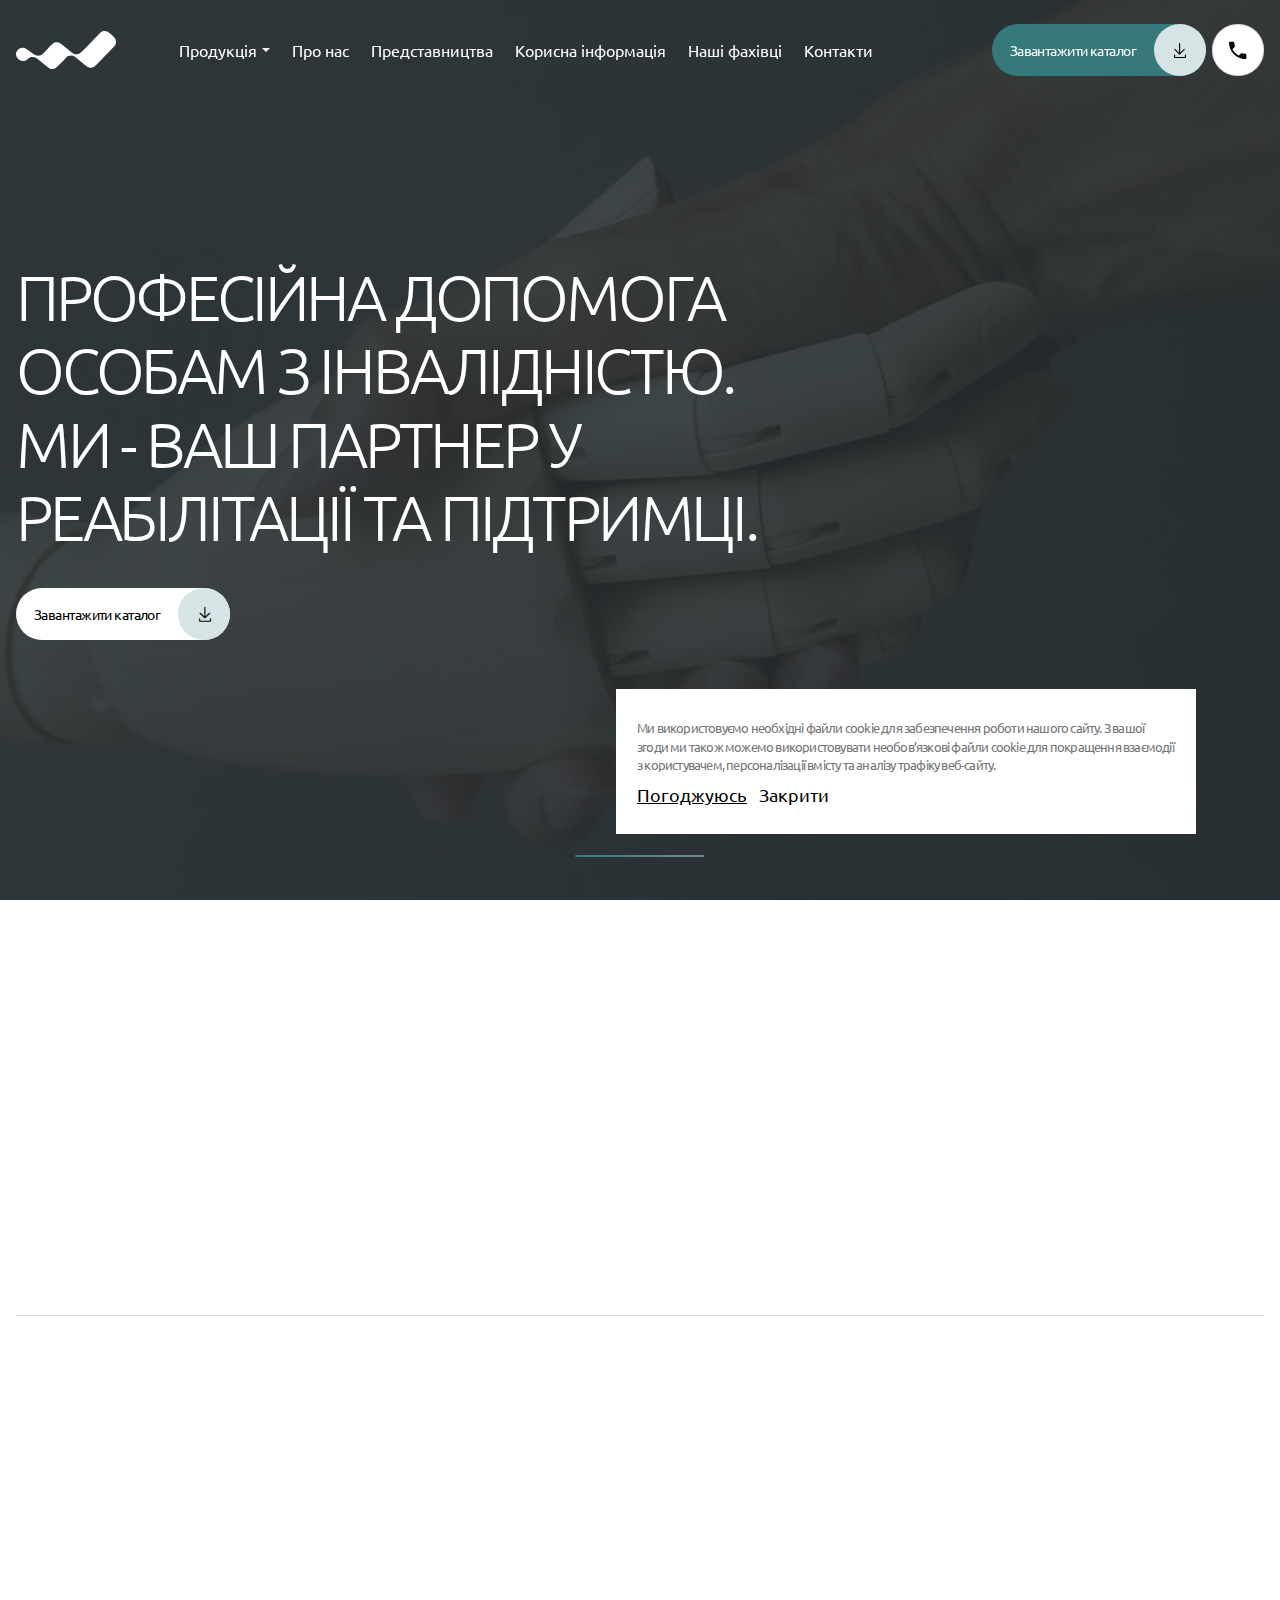
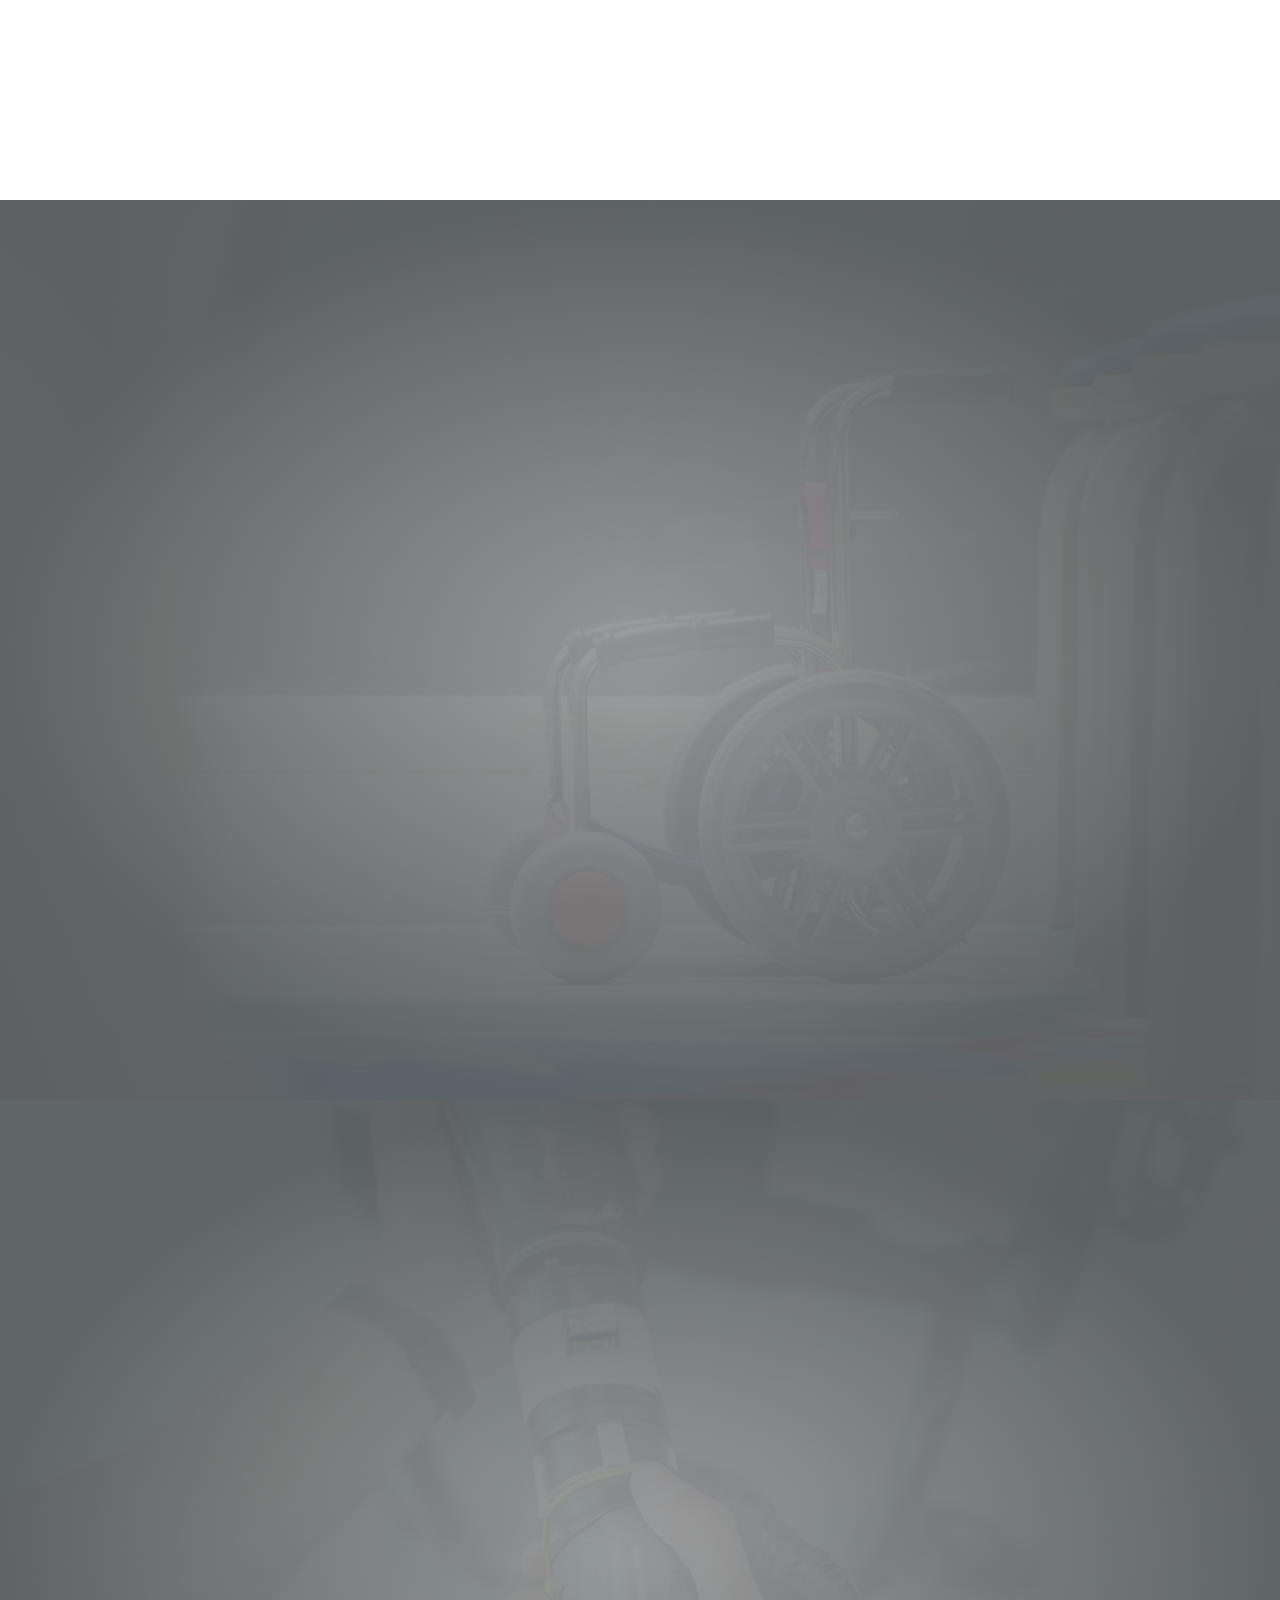
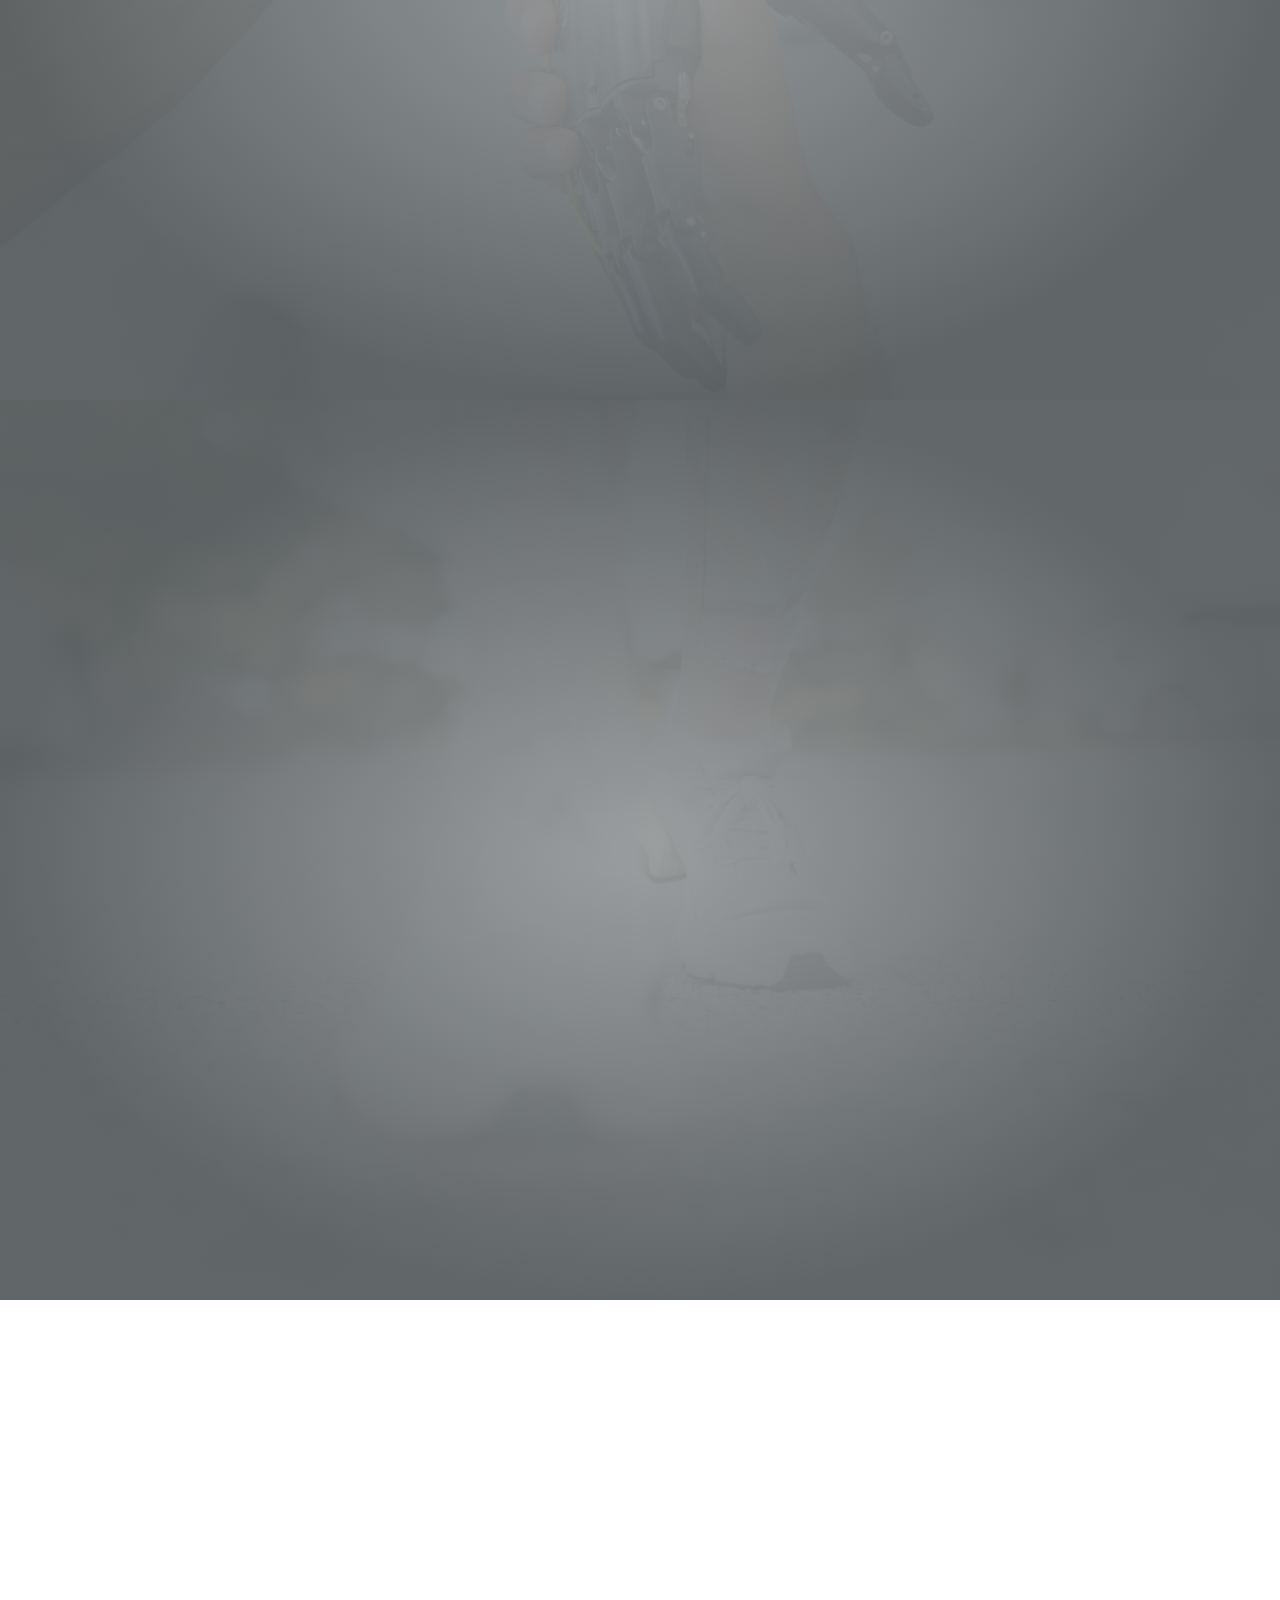
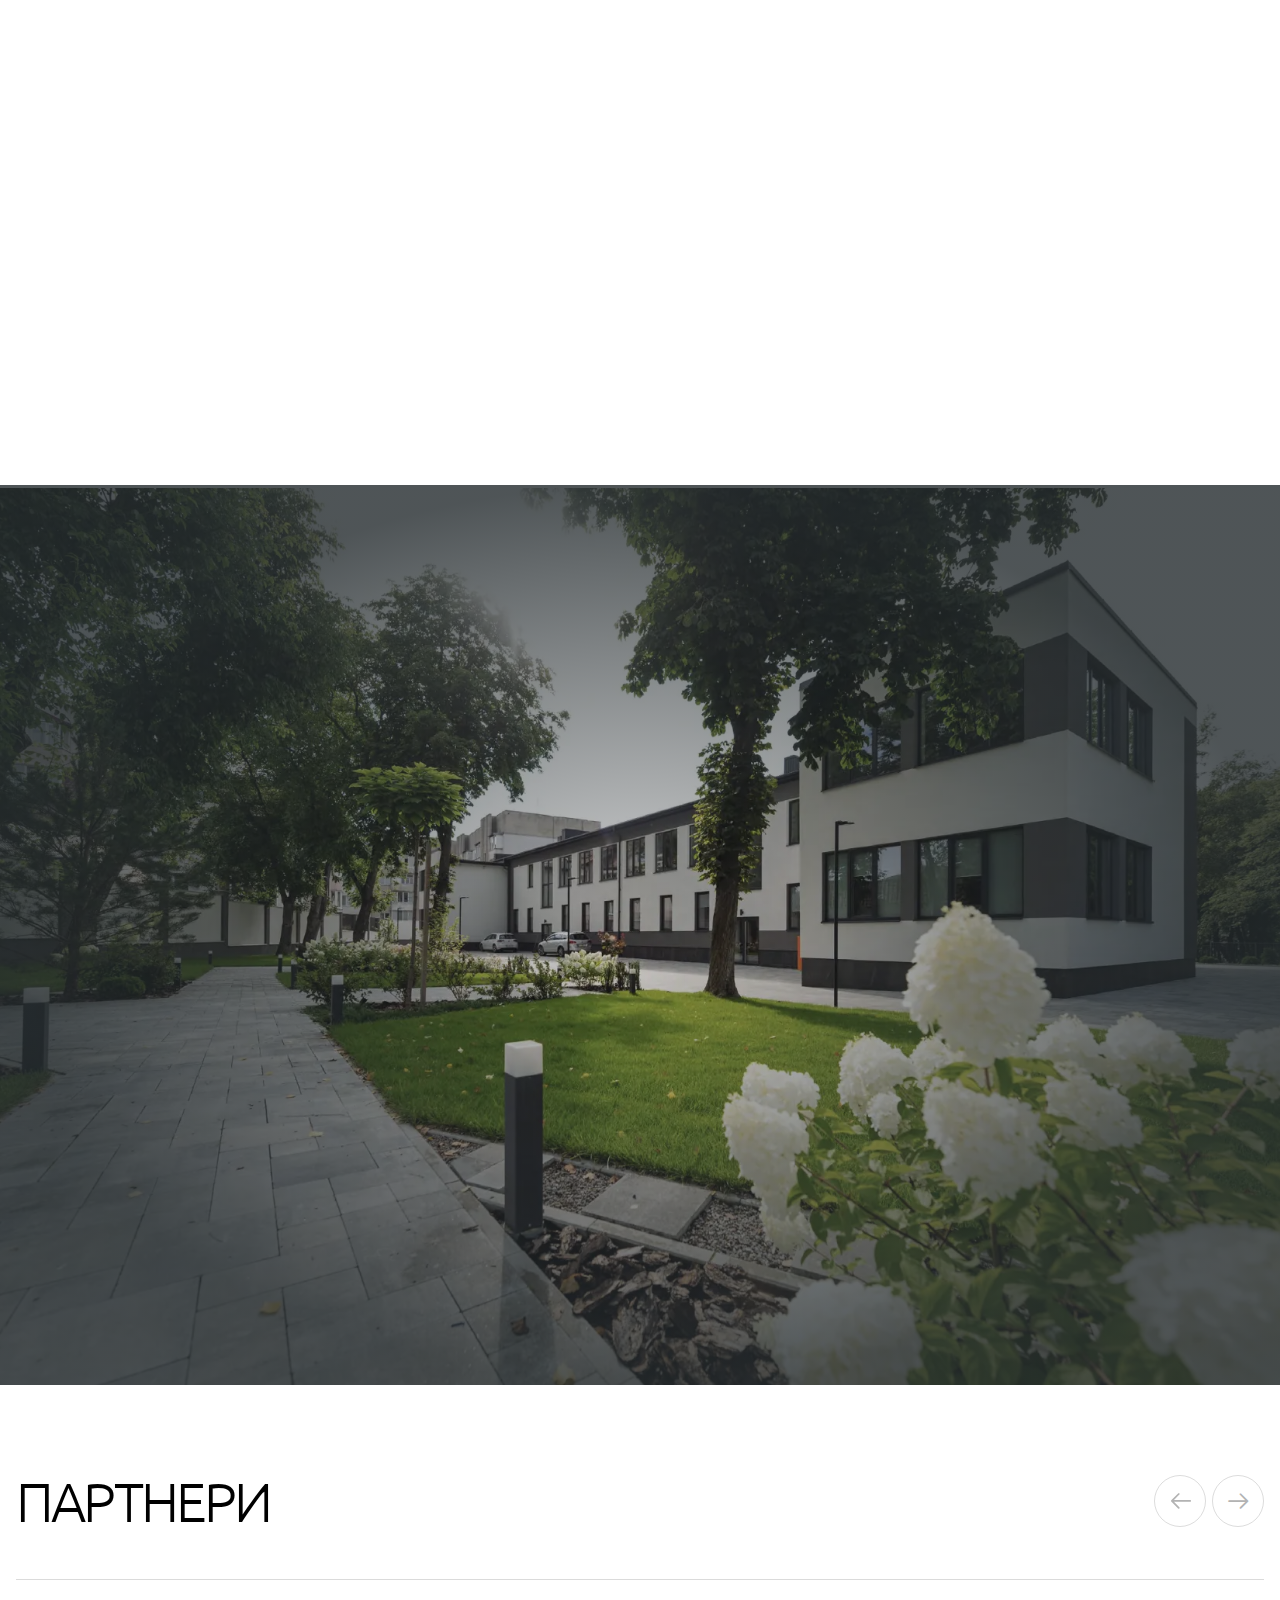
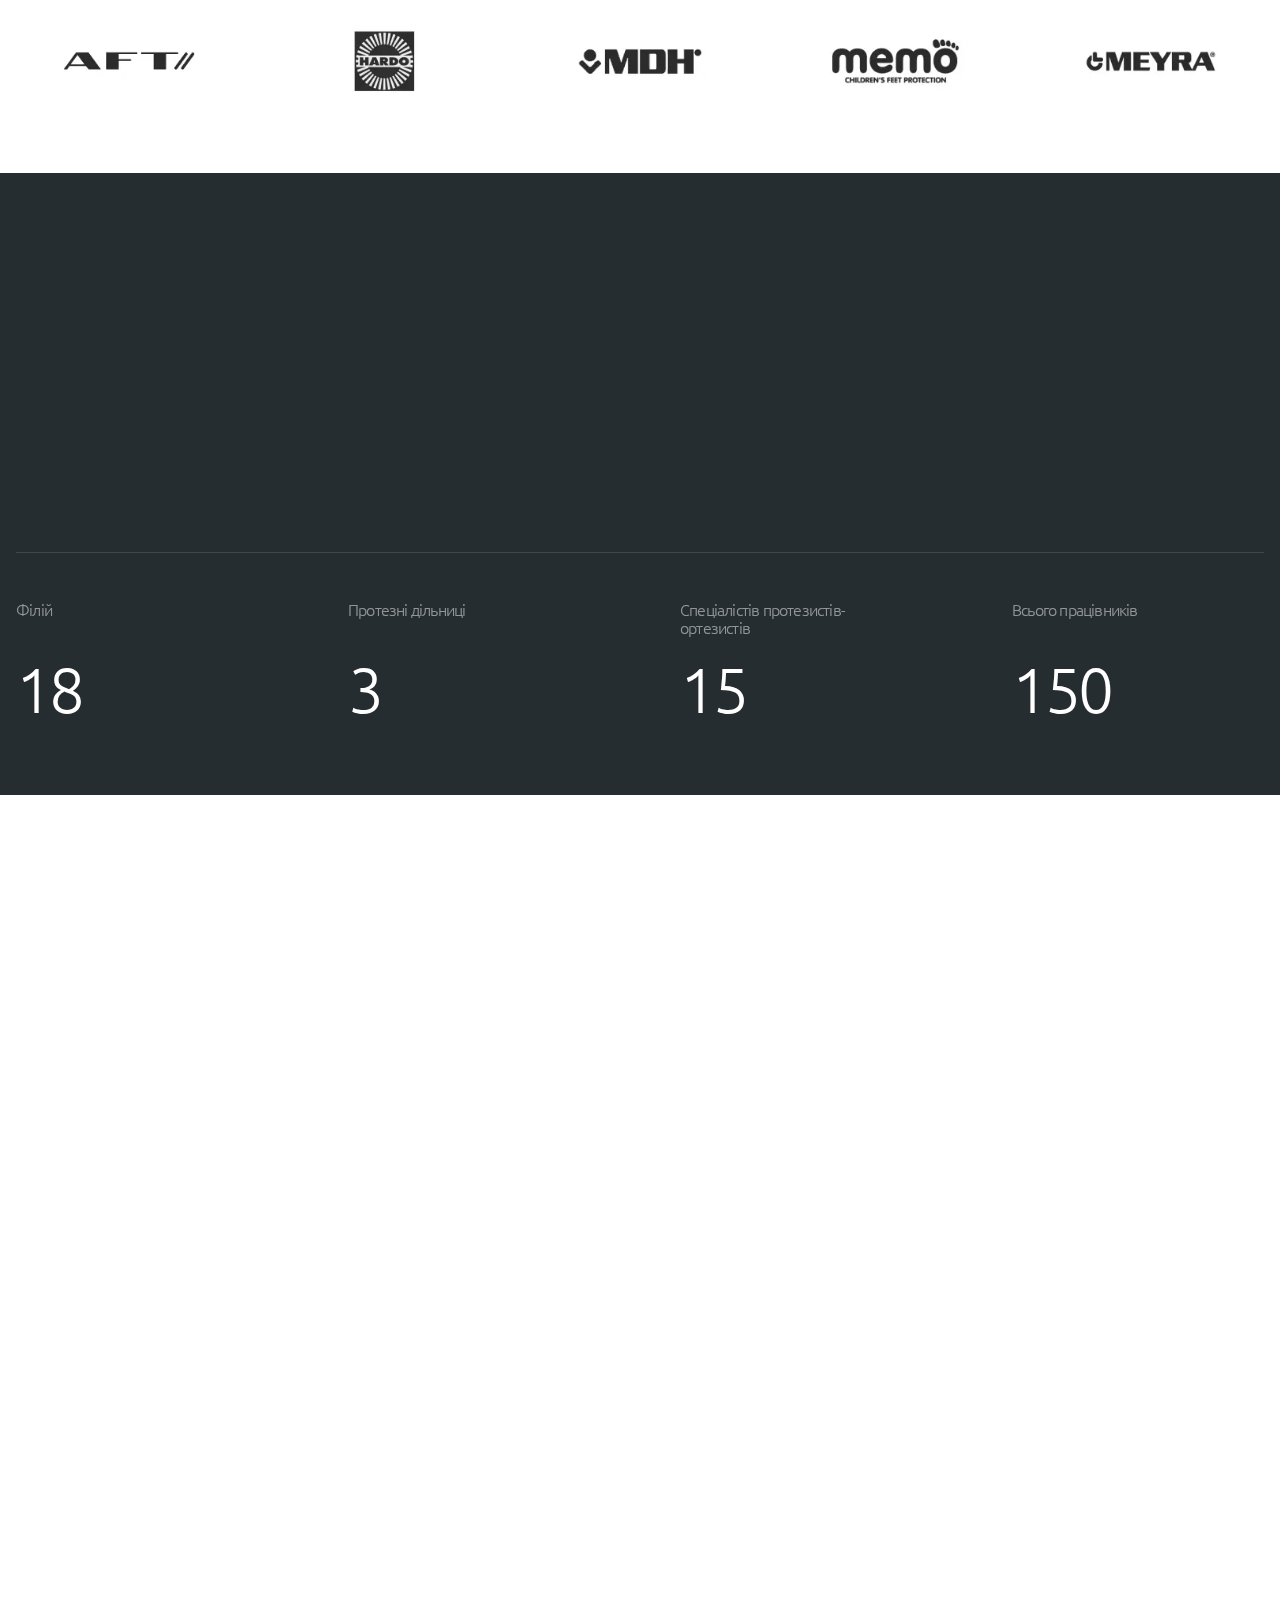
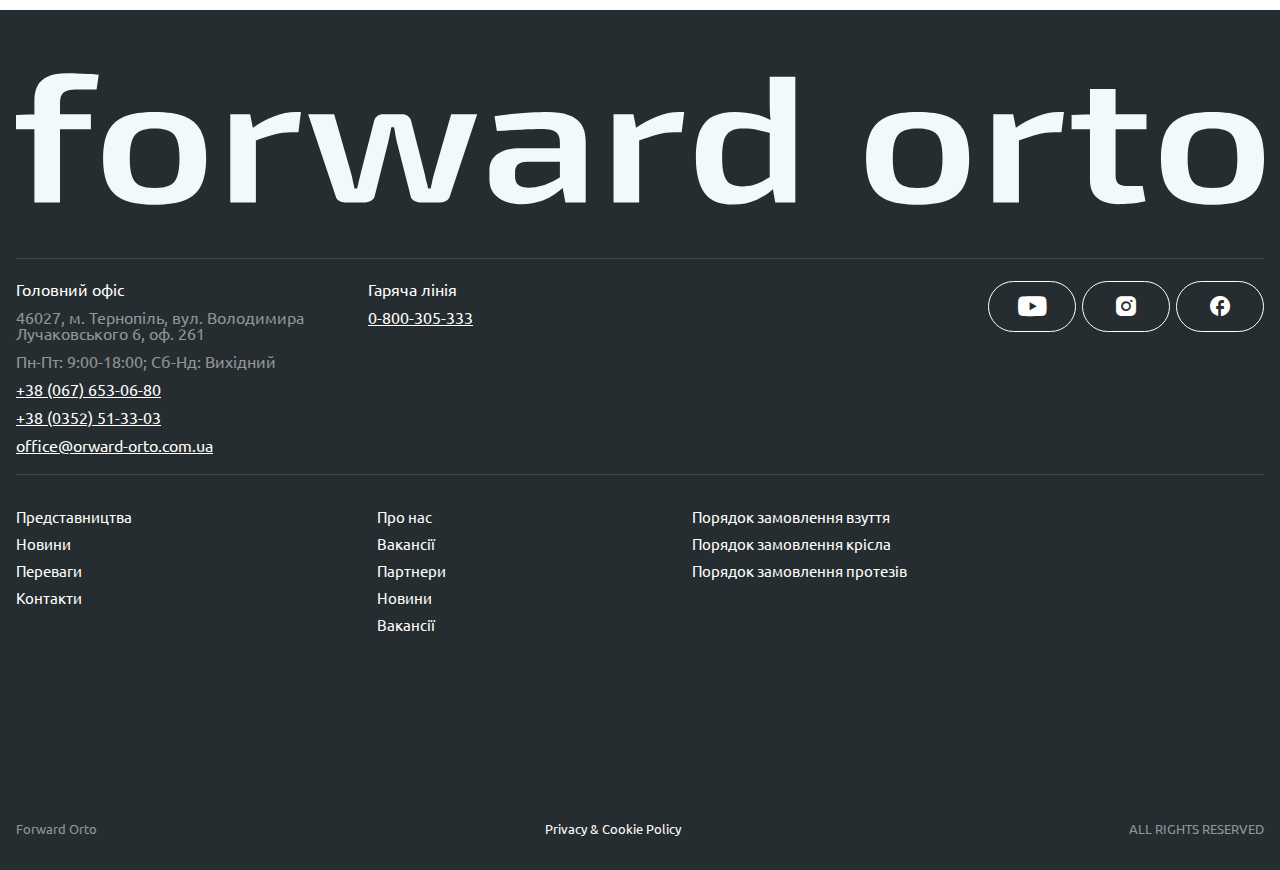
<file: home.html>
<!doctype html>
<html lang="en">

<head>
	<title>HomePage</title>
	<meta charset="UTF-8">
	<meta name="format-detection" content="telephone=no">
	<!-- <style>body{opacity: 0;}</style> -->
	<link rel="stylesheet" href="css/style.min.css?_v=20240103211504">
	<link rel="shortcut icon" href="favicon.ico">
	<!-- <meta name="robots" content="noindex, nofollow"> -->
	<meta name="viewport" content="width=device-width, initial-scale=1.0">
</head>

<body>
	<div class="wrapper">
		<header data-scroll data-scroll-show="999999" class="header undefined">
			<div class="header__container">
				<div class="header__main">
					<div class="header__logo-wrapper">
						<a href="" class="header__logo header__logo--white"><img src="img/logo-white.svg" alt="" /></a>
						<a href="" class="header__logo header__logo--dark"><img src="img/logo-dark.svg" alt="" /></a>
					</div>
					<div class="header__menu menu">
						<nav class="menu__body">
							<ul class="menu__list">
								<li class="menu-item dropdown">
									<a href="#" class="dropdown__toggle">Продукція</a>
									<div class="dropdown__menu-wrapper">
										<ul class="dropdown__menu">
											<li class="dropdown__item _active">
												<a href="#" class="dropdown__link _icon-daw">Крісла колісні</a>
												<div class="dropdown__content">
													<button class="dropdown__button-close">Назад</button>
													<a href="#" class="dropdown__link-more">Усі крісла колісні</a>
													<ul class="dropdown__cards-list">
														<li class="dropdown__card card">
															<a href="#" class="card__image">
																<div class="card__image-wrapper">
																	<picture><source srcset="img/products/product-01.webp" type="image/webp"><img src="img/products/product-01.png" alt="" /></picture>
																</div>
															</a>
															<a href="#" class="card__title">Дитячі крісла</a>
														</li>
														<li class="dropdown__card card">
															<a href="#" class="card__image">
																<div class="card__image-wrapper">
																	<picture><source srcset="img/products/product-01.webp" type="image/webp"><img src="img/products/product-01.png" alt="" /></picture>
																</div>
															</a>
															<a href="#" class="card__title">Дитячі крісла</a>
														</li>
														<li class="dropdown__card card">
															<a href="#" class="card__image">
																<div class="card__image-wrapper">
																	<picture><source srcset="img/products/product-01.webp" type="image/webp"><img src="img/products/product-01.png" alt="" /></picture>
																</div>
															</a>
															<a href="#" class="card__title">Дитячі крісла</a>
														</li>
														<li class="dropdown__card card">
															<a href="#" class="card__image">
																<div class="card__image-wrapper">
																	<picture><source srcset="img/products/product-01.webp" type="image/webp"><img src="img/products/product-01.png" alt="" /></picture>
																</div>
															</a>
															<a href="#" class="card__title">Дитячі крісла</a>
														</li>
														<li class="dropdown__card card">
															<a href="#" class="card__image">
																<div class="card__image-wrapper">
																	<picture><source srcset="img/products/product-01.webp" type="image/webp"><img src="img/products/product-01.png" alt="" /></picture>
																</div>
															</a>
															<a href="#" class="card__title">Дитячі крісла</a>
														</li>
														<li class="dropdown__card card">
															<a href="#" class="card__image">
																<div class="card__image-wrapper">
																	<picture><source srcset="img/products/product-01.webp" type="image/webp"><img src="img/products/product-01.png" alt="" /></picture>
																</div>
															</a>
															<a href="#" class="card__title">Дитячі крісла</a>
														</li>
														<li class="dropdown__card card">
															<a href="#" class="card__image">
																<div class="card__image-wrapper">
																	<picture><source srcset="img/products/product-01.webp" type="image/webp"><img src="img/products/product-01.png" alt="" /></picture>
																</div>
															</a>
															<a href="#" class="card__title">Дитячі крісла</a>
														</li>
													</ul>
												</div>
											</li>
											<li class="dropdown__item">
												<a href="#" class="dropdown__link _icon-daw">Ортопедичне взуття</a>
												<div class="dropdown__content">
													<button class="dropdown__button-close">Назад</button>
													<a href="#" class="dropdown__link-more">Усі Ортопедичне взуття</a>
													<ul class="dropdown__cards-list">
														<li class="dropdown__card card">
															<a href="#" class="card__image">
																<div class="card__image-wrapper">
																	<picture><source srcset="img/products/product-01.webp" type="image/webp"><img src="img/products/product-01.png" alt="" /></picture>
																</div>
															</a>
															<a href="#" class="card__title">Дитячі крісла</a>
														</li>
														<li class="dropdown__card card">
															<a href="#" class="card__image">
																<div class="card__image-wrapper">
																	<picture><source srcset="img/products/product-01.webp" type="image/webp"><img src="img/products/product-01.png" alt="" /></picture>
																</div>
															</a>
															<a href="#" class="card__title">Дитячі крісла</a>
														</li>
														<li class="dropdown__card card">
															<a href="#" class="card__image">
																<div class="card__image-wrapper">
																	<picture><source srcset="img/products/product-01.webp" type="image/webp"><img src="img/products/product-01.png" alt="" /></picture>
																</div>
															</a>
															<a href="#" class="card__title">Дитячі крісла</a>
														</li>
													</ul>
												</div>
											</li>
											<li class="dropdown__item">
												<a href="#" class="dropdown__link _icon-daw">Протези,ортези та інше</a>
												<div class="dropdown__content">
													<button class="dropdown__button-close">Назад</button>
													<a href="#" class="dropdown__link-more">Усі Протези,ортези та інше</a>
													<ul class="dropdown__cards-list">
														<li class="dropdown__card card">
															<a href="#" class="card__image">
																<div class="card__image-wrapper">
																	<picture><source srcset="img/products/product-01.webp" type="image/webp"><img src="img/products/product-01.png" alt="" /></picture>
																</div>
															</a>
															<a href="#" class="card__title">Дитячі крісла</a>
														</li>
														<li class="dropdown__card card">
															<a href="#" class="card__image">
																<div class="card__image-wrapper">
																	<picture><source srcset="img/products/product-01.webp" type="image/webp"><img src="img/products/product-01.png" alt="" /></picture>
																</div>
															</a>
															<a href="#" class="card__title">Дитячі крісла</a>
														</li>
													</ul>
												</div>
											</li>
											<li class="dropdown__item">
												<a href="#" class="dropdown__link _icon-daw">Інші засоби реабілітації</a>
												<div class="dropdown__content">
													<button class="dropdown__button-close">Назад</button>
													<a href="#" class="dropdown__link-more">Усі засоби реабілітації</a>
													<ul class="dropdown__cards-list">
														<li class="dropdown__card card">
															<a href="#" class="card__image">
																<div class="card__image-wrapper">
																	<picture><source srcset="img/products/product-01.webp" type="image/webp"><img src="img/products/product-01.png" alt="" /></picture>
																</div>
															</a>
															<a href="#" class="card__title">Дитячі крісла</a>
														</li>
														<li class="dropdown__card card">
															<a href="#" class="card__image">
																<div class="card__image-wrapper">
																	<picture><source srcset="img/products/product-01.webp" type="image/webp"><img src="img/products/product-01.png" alt="" /></picture>
																</div>
															</a>
															<a href="#" class="card__title">Дитячі крісла</a>
														</li>
														<li class="dropdown__card card">
															<a href="#" class="card__image">
																<div class="card__image-wrapper">
																	<picture><source srcset="img/products/product-01.webp" type="image/webp"><img src="img/products/product-01.png" alt="" /></picture>
																</div>
															</a>
															<a href="#" class="card__title">Дитячі крісла</a>
														</li>
														<li class="dropdown__card card">
															<a href="#" class="card__image">
																<div class="card__image-wrapper">
																	<picture><source srcset="img/products/product-01.webp" type="image/webp"><img src="img/products/product-01.png" alt="" /></picture>
																</div>
															</a>
															<a href="#" class="card__title">Дитячі крісла</a>
														</li>
													</ul>
												</div>
											</li>
										</ul>
									</div>
								</li>
								<li class="menu-item">
									<a href="#">Про нас</a>
								</li>
								<li class="menu-item">
									<a href="#">Представництва</a>
								</li>
								<li class="menu-item">
									<a href="#">Корисна інформація</a>
								</li>
								<li class="menu-item">
									<a href="#">Наші фахівці</a>
								</li>
								<li class="menu-item">
									<a href="#">Контакти</a>
								</li>
							</ul>
						</nav>
					</div>
					<div class="header__active">
						<button type="button" class="menu__icon icon-menu"><span></span></button>
						<button data-da=".menu__body, 767.98" class="header__button button button--green">
							<span class="button__text">Завантажити каталог</span>
							<span class="_icon-download"></span>
						</button>
						<button type="button" class="header__call _icon-phone"></button>
						<div class="contacts-popup">
							<div class="contacts-popup__title">Безкоштовна гаряча лінія</div>
							<a href="tel:080023232312" class="contacts-popup__link">0 800 2323 23 1 2</a>
							<div class="contacts-popup__messengers">
								<a href="#" class="contacts-popup__messenger contacts-popup__messenger--viber"><img src="img/icons/s-viber.svg" alt="" /></a>
								<a href="#" class="contacts-popup__messenger contacts-popup__messenger--whatsapp"><img src="img/icons/s-whatsapp.svg" alt="" /></a>
								<a href="#" class="contacts-popup__messenger contacts-popup__messenger--telegram"><img src="img/icons/s-telegram.svg" alt="" /></a>
							</div>
							<div class="contacts-popup__title">Головний офіс</div>
							<ul class="contacts-popup__offices">
								<li class="contacts-popup__office">
									1 . 46027, м. Тернопіль, вул. Лучаківського, 6
									<div class="contacts-popup__contacts-office">
										<a href="tel:0676530780" class="contacts-popup__link">(067) 653-07-80</a>
										<a href="mailto:office@forward-orto.com.ua" class="contacts-popup__link">office@forward-orto.com.ua</a>
									</div>
								</li>
								<li class="contacts-popup__office">
									2 . 46009, м. Тернопіль, вул. Виговського, 26, офіс 16
									<div class="contacts-popup__contacts-office">
										<a href="tel:0676530780" class="contacts-popup__link">(067) 653-07-80</a>
										<a href="tel:0676530780" class="contacts-popup__link">(067) 653-07-80</a>
									</div>
								</li>
							</ul>
						</div>
					</div>
				</div>
			</div>
		</header>

		<main class="home">
			<section class="home__main-block main-block-home">
				<div class="main-block-home__container">
					<div class="main-block-home__offer">
						<h1 class="main-block-home__title">
							Професійна допомога особам з інвалідністю. Ми - ваш партнер у
							реабілітації та підтримці.
						</h1>
						<div class="main-block-home__active">
							<button class="main-block-home__button button button--download">
								Завантажити каталог<span class="_icon-download"></span>
							</button>
							<a href="#" class="main-block-home__call _icon-phone"></a>
						</div>
					</div>
				</div>
			</section>
			<section class="home__about about-home">
				<div class="about-home__container">
					<header data-watch class="about-home__header">
						<div class="about-home__left-header">
							<h2 class="about-home__title title">Про нас</h2>
							<a data-da=".about-home__container, 767.98" href="#" class="about-home__button button button--green">
								Детальніше про нас<span class="_icon-arrow"></span>
							</a>
						</div>
						<div class="about-home__right-header">
							Місія компанії - забезпечення допоміжними засобами реабілітації,
							включаючи протези, крісла колісні, засоби для переміщення та
							підйому, ортопедичне взуття, осіб з інвалідністю, дітей з
							інвалідністю та інших категорій населення
						</div>
					</header>
					<div data-watch class="about-home__items">
						<div class="about-home__item">
							Гарантуємо відповідність продукції європейстким та національним
							стандартам
						</div>
						<div class="about-home__item">
							Забезпечуємо кваліфіковану підтримку вибору та налаштування
							допоміжних засобів реабілітації
						</div>
						<div class="about-home__item">
							Координуємо процес отримання медичних документів
						</div>
						<div class="about-home__item">
							Індивідуальний підхід з врахуванням потреб та можливостей
							користувачів
						</div>
					</div>
				</div>
			</section>
			<section class="home__slider">
				<div class="home-slider__slider swiper">
					<div class="home-slider__wrapper swiper-wrapper">
						<section data-watch class="home__slide full-page-home full-page-home--first swiper-slide">
							<span class="full-page-home__bg"></span>
							<picture><source srcset="img/home/slider-2.webp" type="image/webp"><img data-watch data-watch-threshold="0.1" class="full-page-home__image" src="img/home/slider-2.jpeg" alt="" /></picture>
							<div class="full-page-home__container">
								<div data-watch class="full-page-home__content">
									<h1 class="full-page-home__title">КРІСЛА КОЛІСНІ</h1>
									<div class="full-page-home__text">
										На підприємстві діє 3 протезні та взуттєва дільниця, на яких працює
										близько 100 осіб. Це дає змогу в достатній кількості виготовляти
										засоби реабілітації
									</div>
									<a href="#" class="full-page-home__button button">Замовити<span class="_icon-arrow"></span></a>
								</div>
							</div>
						</section>
						<section data-watch class="home__slide full-page-home full-page-home--second swiper-slide">
							<span class="full-page-home__bg"></span>
							<picture><source srcset="img/home/slider-1.webp" type="image/webp"><img data-watch data-watch-threshold="0.1" class="full-page-home__image" src="img/home/slider-1.jpeg" alt="" /></picture>
							<div class="full-page-home__container">
								<div data-watch class="full-page-home__content">
									<h1 class="full-page-home__title">ПРОТЕЗНО-ОРТОПЕДИЧНІ ВИРОБИ</h1>
									<div class="full-page-home__text">
										Забезпечуємо осіб з обмеженнями повсякденного функціонування
										протезно-ортопедичними виробами. Якість продукції забезпечується
										комплектуючими та обладнанням відомих світових компаній.
										"Форвард-Орто" пропонує виїзд медико-технічних бригад, а також надає
										послуги з адаптації та освоєння засобом реабілітації
									</div>
									<a href="#" class="full-page-home__button button">Замовити<span class="_icon-arrow"></span></a>
								</div>
							</div>
						</section>
						<section data-watch class="home__slide full-page-home full-page-home--third swiper-slide">
							<span class="full-page-home__bg"></span>
							<picture><source srcset="img/home/slider-3.webp" type="image/webp"><img data-watch data-watch-threshold="0.1" class="full-page-home__image" src="img/home/slider-3.jpeg" alt="" /></picture>
							<div class="full-page-home__container">
								<div data-watch class="full-page-home__content">
									<h1 class="full-page-home__title">ОРТОПЕДИЧНЕ ВЗУТТЯ</h1>
									<div class="full-page-home__text">
										На підприємстві діє 3 протезні та взуттєва дільниця, на яких працює
										близько 100 осіб. Це дає змогу в достатній кількості виготовляти
										засоби реабілітації
									</div>
									<a href="#" class="full-page-home__button button">Замовити<span class="_icon-arrow"></span></a>
								</div>
							</div>
						</section>
					</div>
					<div class="full-page-home__labels">
					</div>
				</div>
				<div class="home__slides-titles titles-home-slides">
					<span data-goto=".full-page-home--first" class="titles-home-slides__title _active">ПРОТЕЗНО-ОРТОПЕДИЧНІ ВИРОБИ</span>
					<span data-goto=".full-page-home--second" class="titles-home-slides__title">КРІСЛА КОЛІСНІ</span>
					<span data-goto=".full-page-home--third" class="titles-home-slides__title">ОРТОПЕДИЧНЕ ВЗУТТЯ</span>
				</div>
			</section>
			<section class="home__benefits benefits-home">
				<div class="benefits-home__container">
					<div data-watch class="benefits-home__header">
						<h2 class="benefits-home__title title">наші преваги</h2>
						<a data-da=".benefits-home__container, 767.98" href="#" class="benefits-home__button button button--green">Усі переваги<span class="_icon-arrow"></span></a>
					</div>
					<div data-watch class="benefits-home__items">
						<div class="benefits-home__item item-benefits-home">
							<div class="item-benefits-home__image">
								<picture><source srcset="img/home/benefits-1.webp" type="image/webp"><img src="img/home/benefits-1.png" alt="" /></picture>
							</div>
							<div class="item-benefits-home__content">
								<h3 class="item-benefits-home__title">
									Власні виробничі потужності
								</h3>
								<div class="item-benefits-home__text">
									На підприємстві діє 3 протезні та взуттєва дільниця, на яких
									працює близько 100 осіб. Це дає змогу в достатній кількості
									виготовляти засоби реабілітації
								</div>
							</div>
						</div>
						<div class="benefits-home__item item-benefits-home">
							<div class="item-benefits-home__image">
								<picture><source srcset="img/home/benefits-1.webp" type="image/webp"><img src="img/home/benefits-1.png" alt="" /></picture>
							</div>
							<div class="item-benefits-home__content">
								<h3 class="item-benefits-home__title">Філії у 15 областях</h3>
								<div class="item-benefits-home__text">
									На підприємстві діє 3 протезні та взуттєва дільниця, на яких
									працює близько 100 осіб. Це дає змогу в достатній кількості
									виготовляти засоби реабілітації
								</div>
							</div>
						</div>
						<div class="benefits-home__item item-benefits-home">
							<div class="item-benefits-home__image">
								<picture><source srcset="img/home/benefits-1.webp" type="image/webp"><img src="img/home/benefits-1.png" alt="" /></picture>
							</div>
							<div class="item-benefits-home__content">
								<h3 class="item-benefits-home__title">Новітні технології</h3>
								<div class="item-benefits-home__text">
									На підприємстві діє 3 протезні та взуттєва дільниця, на яких
									працює близько 100 осіб. Це дає змогу в достатній кількості
									виготовляти засоби реабілітації
								</div>
							</div>
						</div>
						<div class="benefits-home__item item-benefits-home">
							<div class="item-benefits-home__image">
								<picture><source srcset="img/home/benefits-1.webp" type="image/webp"><img src="img/home/benefits-1.png" alt="" /></picture>
							</div>
							<div class="item-benefits-home__content">
								<h3 class="item-benefits-home__title">Сервісний центр</h3>
								<div class="item-benefits-home__text">
									На підприємстві діє 3 протезні та взуттєва дільниця, на яких
									працює близько 100 осіб. Це дає змогу в достатній кількості
									виготовляти засоби реабілітації
								</div>
							</div>
						</div>
					</div>
				</div>
			</section>
			<section class="home__garta garta-home">
				<div data-watch class="garta-home__container">
					<h2 class="garta-home__title title">Garta центр</h2>
					<div class="garta-home__text">
						<p>
							Щоб забезпечити повноцінне та всестороннє надання послуг особам з
							інвалідністю, ми заснували реабілітаційний центр.
						</p>
						<p>
							Спеціалісти центру застосовують індивідуальний підхід та
							використовують сучасні інноваційні методики з метою забезпечити
							максимальний результат для кожного клієнта.
						</p>
						<p>
							Особливу увагу ми приділяємо психологічній реабілітації та
							емоційному комфорту.
						</p>
						<p>
							Ціла низка діагностичних та фізіотерапевтичних процедур дозволяє
							суттєво скоротити тривалість реабілітації та досягнути швидкого та
							стійкого ефекту.
						</p>
					</div>
					<a href="#" class="garta-home__button button">Детальніше про Garta центр<span class="_icon-arrow"></span></a>
				</div>
			</section>
			<section class="home__partners partners-home">
				<div class="partners-home__container">
					<header class="partners-home__header">
						<h2 class="partners-home__title title">партнери</h2>
						<div class="partners-home__buttons">
							<button class="partners-home__button partners-home__button--prev _icon-arrow"></button>
							<button class="partners-home__button partners-home__button--next _icon-arrow"></button>
						</div>
					</header>
					<div class="partners-home__slider swiper">
						<div class="partners-home__wrapper swiper-wrapper">
							<div class="partners-home__slide swiper-slide">
								<picture><source srcset="img/partners/AFT.webp" type="image/webp"><img src="img/partners/AFT.png" alt="" /></picture>
							</div>
							<div class="partners-home__slide swiper-slide">
								<picture><source srcset="img/partners/HARDO.webp" type="image/webp"><img src="img/partners/HARDO.png" alt="" /></picture>
							</div>
							<div class="partners-home__slide swiper-slide">
								<picture><source srcset="img/partners/MDH.webp" type="image/webp"><img src="img/partners/MDH.png" alt="" /></picture>
							</div>
							<div class="partners-home__slide swiper-slide">
								<picture><source srcset="img/partners/Memo.webp" type="image/webp"><img src="img/partners/Memo.png" alt="" /></picture>
							</div>
							<div class="partners-home__slide swiper-slide">
								<picture><source srcset="img/partners/Meyra.webp" type="image/webp"><img src="img/partners/Meyra.png" alt="" /></picture>
							</div>
							<div class="partners-home__slide swiper-slide">
								<picture><source srcset="img/partners/Netti.webp" type="image/webp"><img src="img/partners/Netti.png" alt="" /></picture>
							</div>
							<div class="partners-home__slide swiper-slide">
								<picture><source srcset="img/partners/Qmed.webp" type="image/webp"><img src="img/partners/Qmed.png" alt="" /></picture>
							</div>
							<div class="partners-home__slide swiper-slide">
								<picture><source srcset="img/partners/Vitea-Care.webp" type="image/webp"><img src="img/partners/Vitea-Care.png" alt="" /></picture>
							</div>
							<div class="partners-home__slide swiper-slide">
								<picture><source srcset="img/partners/meyra_group_logo.webp" type="image/webp"><img src="img/partners/meyra_group_logo.png" alt="" /></picture>
							</div>
							<div class="partners-home__slide swiper-slide">
								<picture><source srcset="img/partners/ottobock.webp" type="image/webp"><img src="img/partners/ottobock.png" alt="" /></picture>
							</div>
						</div>
					</div>
				</div>
			</section>
			<section class="home__agencies agencies-home">
				<div class="agencies-home__container">
					<header data-watch class="agencies-home__header about-home__header">
						<div class="about-home__left-header">
							<h2 class="about-home__title title">ПРЕДСТАВНИЦТВА В РЕГІОНАХ</h2>
							<a data-da=".agencies-home__header, 767.98, 2" href="#" class="about-home__button button button--green">
								Детальніше про нас<span class="_icon-arrow"></span>
							</a>
						</div>
						<div class="about-home__right-header">
							У кожному представництві ви можете ознайомитися з асортиментом нашої
							продукції. А також отримати кваліфіковану рекомендацію щодо вибору
							та користування засобом реабілітації під ваші потреби
						</div>
					</header>
					<div data-watch data-watch-once class="agencies-home__results results-agencies-home">
						<div class="results-agencies-home__item item-results-agencies-home">
							<div class="item-results-agencies-home__label">Філій </div>
							<span data-digits-counter class="item-results-agencies-home__count">18</span>
						</div>
						<div class="results-agencies-home__item item-results-agencies-home">
							<div class="item-results-agencies-home__label">
								Протезні дільниці
							</div>
							<span data-digits-counter class="item-results-agencies-home__count">3</span>
						</div>
						<div class="results-agencies-home__item item-results-agencies-home">
							<div class="item-results-agencies-home__label">
								Спеціалістів протезистів-ортезистів
							</div>
							<span data-digits-counter class="item-results-agencies-home__count">15</span>
						</div>
						<div class="results-agencies-home__item item-results-agencies-home">
							<div class="item-results-agencies-home__label">
								Всього працівників
							</div>
							<span data-digits-counter class="item-results-agencies-home__count">150</span>
						</div>
					</div>
				</div>
			</section>
			<div class="home__map map">
				<iframe src="https://www.google.com/maps/embed?pb=!1m18!1m12!1m3!1d82352.68481537969!2d23.929835749030826!3d49.83265984474851!2m3!1f0!2f0!3f0!3m2!1i1024!2i768!4f13.1!3m3!1m2!1s0x473add7c09109a57%3A0x4223c517012378e2!2z0JvRjNCy0ZbQsiwg0JvRjNCy0ZbQstGB0YzQutCwINC-0LHQu9Cw0YHRgtGMLCA3OTAwMA!5e0!3m2!1suk!2sua!4v1702405872360!5m2!1suk!2sua" width="600" height="450" style="border: 0" allowfullscreen="" loading="lazy" referrerpolicy="no-referrer-when-downgrade"></iframe>
			</div>
			<span data-goto=".wrapper" class="_nav-arrow"></span>
			<div class="cookies-window">
				<div class="cookies-window__text">
					Ми використовуємо необхідні файли cookie для забезпечення роботи нашого сайту. З вашої згоди ми також можемо використовувати необов’язкові файли cookie для покращення взаємодії з користувачем, персоналізації вмісту та аналізу трафіку веб-сайту.
				</div>
				<div class="cookies-window__buttons">
					<button class="cookies-window__button cookies-window__button-agree">Погоджуюсь</button>
					<button class="cookies-window__button cookies-window__button-close">Закрити</button>
				</div>
			</div>
		</main>
		<footer class="footer">
			<div class="footer__container">
				<div class="footer__top">
					<img src="img/footer-text.svg" alt="">
				</div>
				<div class="footer__contacts contacts-footer">
					<div class="contacts-footer__left">
						<div class="contacts-footer__column">
							<div class="contacts-footer__label">Головний офіс</div>
							<div class="contacts-footer__text">46027, м. Тернопіль,
								вул. Володимира Лучаковського 6, оф. 261</div>
							<div class="contacts-footer__text">Пн-Пт: 9:00-18:00; Сб-Нд: Вихідний</div>
							<a href="tel:+380676530680" class="contacts-footer__link">+38 (067) 653-06-80 </a>
							<a href="tel:+380352513303" class="contacts-footer__link">+38 (0352) 51-33-03</a>
							<a href="mailto:office@orward-orto.com.ua" class="contacts-footer__link">office@orward-orto.com.ua</a>
						</div>
						<div class="contacts-footer__column">
							<div class="contacts-footer__label contacts-footer__label-white">Гаряча лінія</div>
							<a href="tel:0800305333" class="contacts-footer__link">0-800-305-333</a>
						</div>
					</div>
					<div class="contacts-footer__right">
						<div class="contacts-footer__socials">
							<a href="#" class="contacts-footer__social _icon-s-youtube"></a>
							<a href="#" class="contacts-footer__social _icon-s-insta"></a>
							<a href="#" class="contacts-footer__social _icon-s-facebook"></a>
						</div>
					</div>
				</div>
				<nav class="footer__nav nav-footer">
					<div class="nav-footer__column">
						<a href="#" class="nav-footer__link">Представництва</a>
						<a href="#" class="nav-footer__link">Новини</a>
						<a href="#" class="nav-footer__link">Переваги</a>
						<a href="#" class="nav-footer__link">Контакти</a>
					</div>
					<div class="nav-footer__column">
						<a href="#" class="nav-footer__link">Про нас</a>
						<a href="#" class="nav-footer__link">Вакансії</a>
						<a href="#" class="nav-footer__link">Партнери</a>
						<a href="#" class="nav-footer__link">Новини</a>
						<a href="#" class="nav-footer__link">Вакансії</a>
					</div>
					<div class="nav-footer__column">
						<a href="#" class="nav-footer__link">Порядок замовлення взуття</a>
						<a href="#" class="nav-footer__link">Порядок замовлення крісла</a>
						<a href="#" class="nav-footer__link">Порядок замовлення протезів</a>
					</div>
				</nav>
				<div data-watch data-watch-margin="25px" class="footer__bottom">
					<button data-goto=".wrapper" class="footer-button-top _icon-daw"></button>
					<div class="footer__company-name">Forward Orto</div>
					<a href="#" class="footer__link">Privacy & Cookie Policy</a>
					<div class="footer__reserved">ALL RIGHTS RESERVED</div>
				</div>
			</div>
		</footer>
	</div>
	<script src="js/app.min.js?_v=20240103211504"></script>
</body>

</html>
</file>
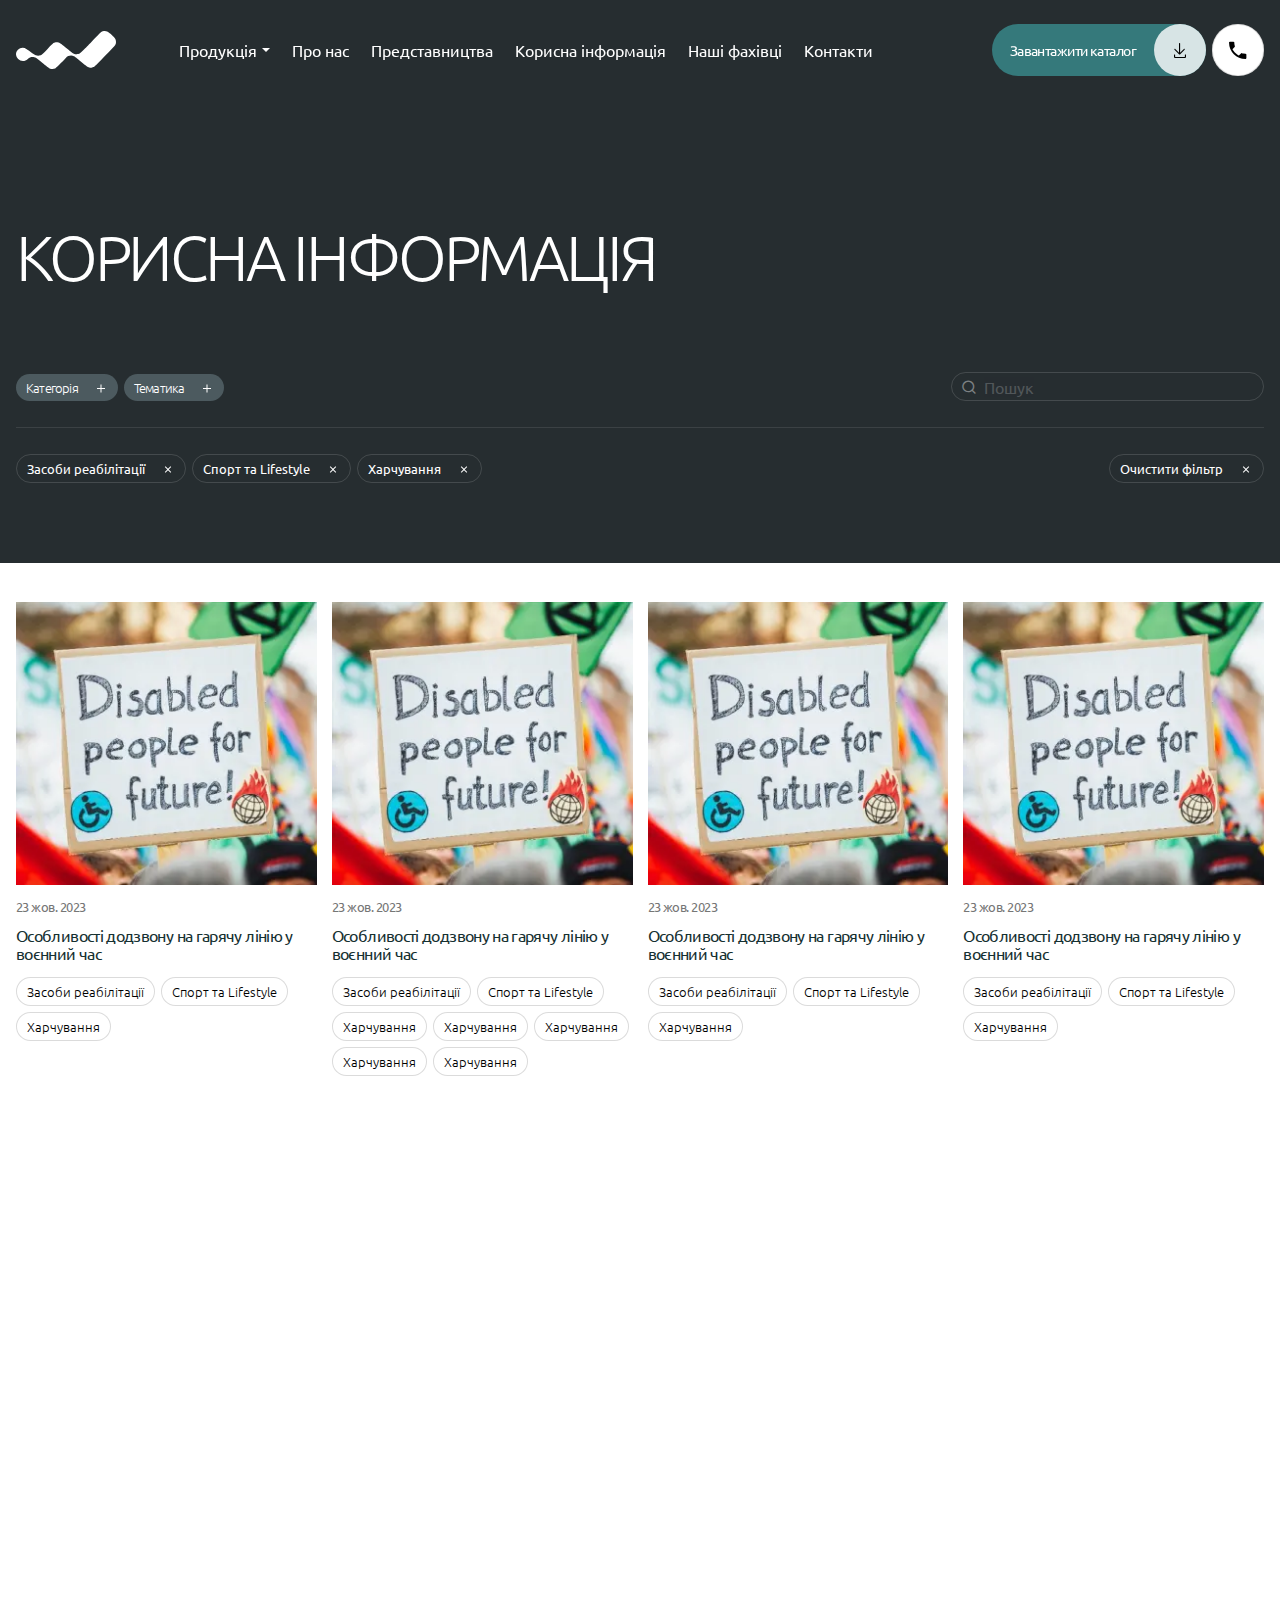
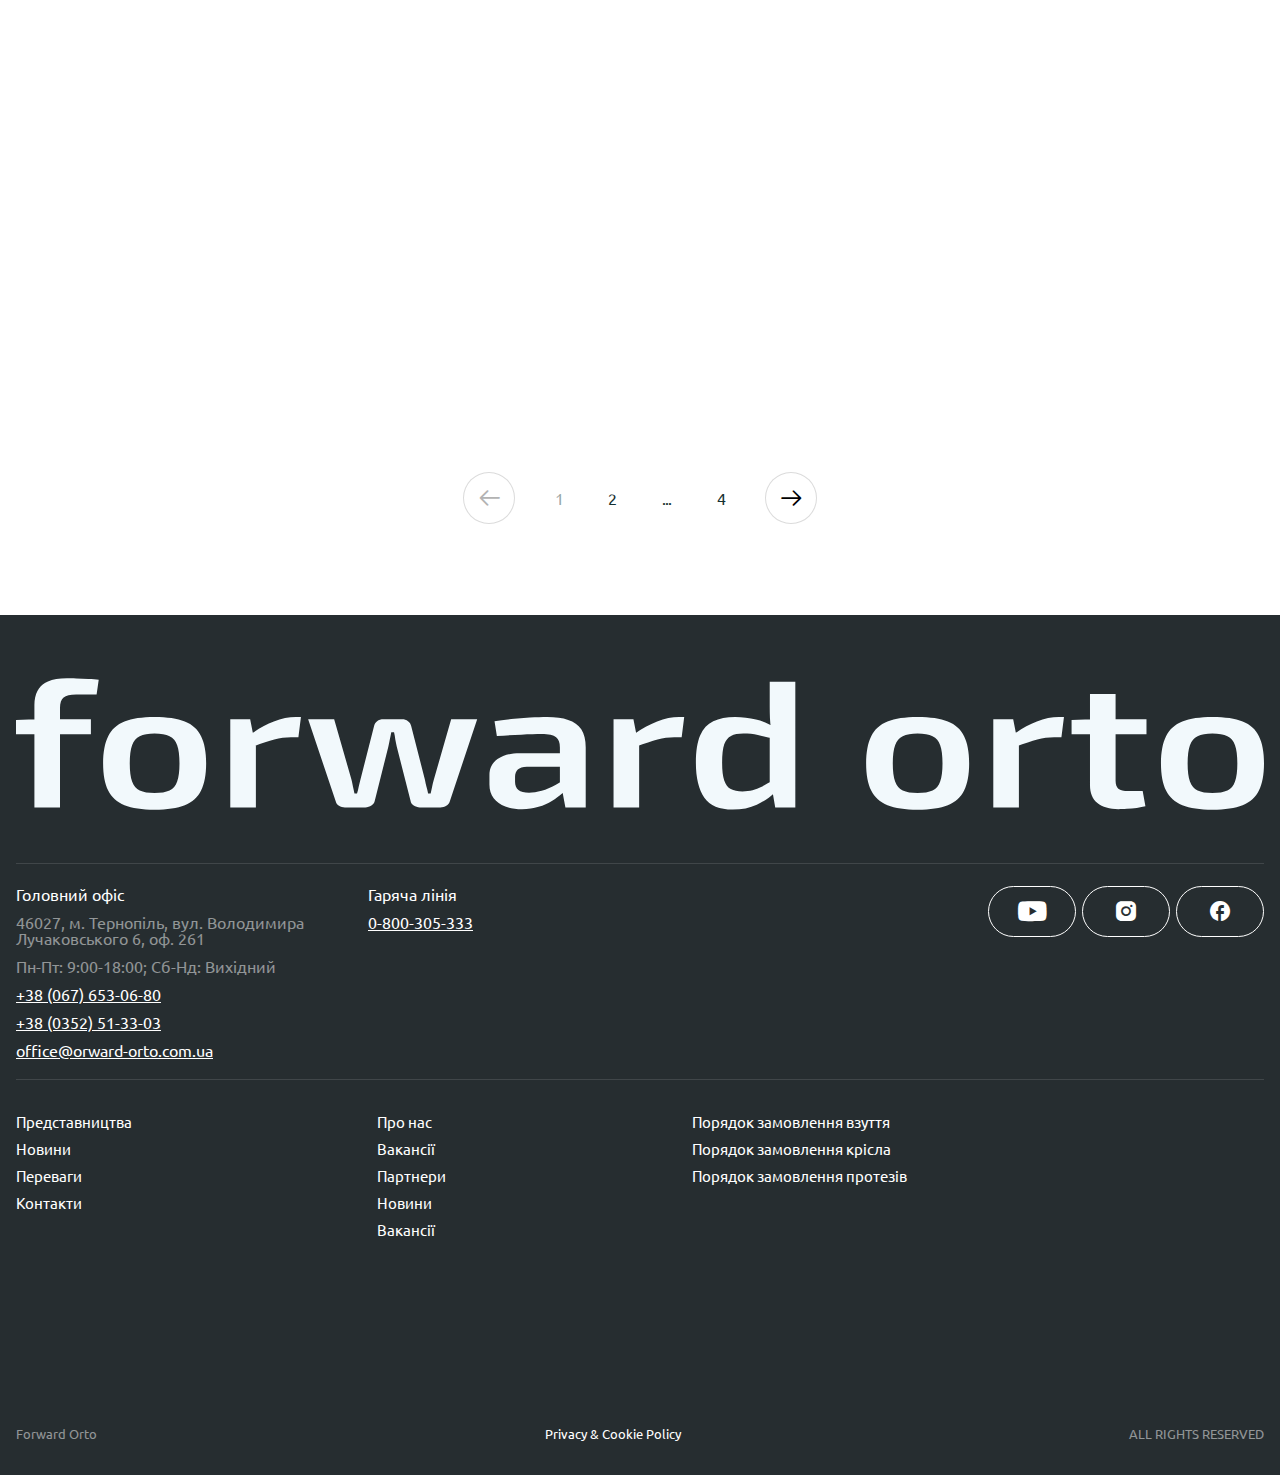
<file: information.html>
<!doctype html>
<html lang="en">

<head>
	<title>Корисна інформація</title>
	<meta charset="UTF-8">
	<meta name="format-detection" content="telephone=no">
	<!-- <style>body{opacity: 0;}</style> -->
	<link rel="stylesheet" href="css/style.min.css?_v=20240103211504">
	<link rel="shortcut icon" href="favicon.ico">
	<!-- <meta name="robots" content="noindex, nofollow"> -->
	<meta name="viewport" content="width=device-width, initial-scale=1.0">
</head>

<body>
	<div class="wrapper">
		<header data-scroll data-scroll-show="999999" class="header undefined">
			<div class="header__container">
				<div class="header__main">
					<div class="header__logo-wrapper">
						<a href="" class="header__logo header__logo--white"><img src="img/logo-white.svg" alt="" /></a>
						<a href="" class="header__logo header__logo--dark"><img src="img/logo-dark.svg" alt="" /></a>
					</div>
					<div class="header__menu menu">
						<nav class="menu__body">
							<ul class="menu__list">
								<li class="menu-item dropdown">
									<a href="#" class="dropdown__toggle">Продукція</a>
									<div class="dropdown__menu-wrapper">
										<ul class="dropdown__menu">
											<li class="dropdown__item _active">
												<a href="#" class="dropdown__link _icon-daw">Крісла колісні</a>
												<div class="dropdown__content">
													<button class="dropdown__button-close">Назад</button>
													<a href="#" class="dropdown__link-more">Усі крісла колісні</a>
													<ul class="dropdown__cards-list">
														<li class="dropdown__card card">
															<a href="#" class="card__image">
																<div class="card__image-wrapper">
																	<picture><source srcset="img/products/product-01.webp" type="image/webp"><img src="img/products/product-01.png" alt="" /></picture>
																</div>
															</a>
															<a href="#" class="card__title">Дитячі крісла</a>
														</li>
														<li class="dropdown__card card">
															<a href="#" class="card__image">
																<div class="card__image-wrapper">
																	<picture><source srcset="img/products/product-01.webp" type="image/webp"><img src="img/products/product-01.png" alt="" /></picture>
																</div>
															</a>
															<a href="#" class="card__title">Дитячі крісла</a>
														</li>
														<li class="dropdown__card card">
															<a href="#" class="card__image">
																<div class="card__image-wrapper">
																	<picture><source srcset="img/products/product-01.webp" type="image/webp"><img src="img/products/product-01.png" alt="" /></picture>
																</div>
															</a>
															<a href="#" class="card__title">Дитячі крісла</a>
														</li>
														<li class="dropdown__card card">
															<a href="#" class="card__image">
																<div class="card__image-wrapper">
																	<picture><source srcset="img/products/product-01.webp" type="image/webp"><img src="img/products/product-01.png" alt="" /></picture>
																</div>
															</a>
															<a href="#" class="card__title">Дитячі крісла</a>
														</li>
														<li class="dropdown__card card">
															<a href="#" class="card__image">
																<div class="card__image-wrapper">
																	<picture><source srcset="img/products/product-01.webp" type="image/webp"><img src="img/products/product-01.png" alt="" /></picture>
																</div>
															</a>
															<a href="#" class="card__title">Дитячі крісла</a>
														</li>
														<li class="dropdown__card card">
															<a href="#" class="card__image">
																<div class="card__image-wrapper">
																	<picture><source srcset="img/products/product-01.webp" type="image/webp"><img src="img/products/product-01.png" alt="" /></picture>
																</div>
															</a>
															<a href="#" class="card__title">Дитячі крісла</a>
														</li>
														<li class="dropdown__card card">
															<a href="#" class="card__image">
																<div class="card__image-wrapper">
																	<picture><source srcset="img/products/product-01.webp" type="image/webp"><img src="img/products/product-01.png" alt="" /></picture>
																</div>
															</a>
															<a href="#" class="card__title">Дитячі крісла</a>
														</li>
													</ul>
												</div>
											</li>
											<li class="dropdown__item">
												<a href="#" class="dropdown__link _icon-daw">Ортопедичне взуття</a>
												<div class="dropdown__content">
													<button class="dropdown__button-close">Назад</button>
													<a href="#" class="dropdown__link-more">Усі Ортопедичне взуття</a>
													<ul class="dropdown__cards-list">
														<li class="dropdown__card card">
															<a href="#" class="card__image">
																<div class="card__image-wrapper">
																	<picture><source srcset="img/products/product-01.webp" type="image/webp"><img src="img/products/product-01.png" alt="" /></picture>
																</div>
															</a>
															<a href="#" class="card__title">Дитячі крісла</a>
														</li>
														<li class="dropdown__card card">
															<a href="#" class="card__image">
																<div class="card__image-wrapper">
																	<picture><source srcset="img/products/product-01.webp" type="image/webp"><img src="img/products/product-01.png" alt="" /></picture>
																</div>
															</a>
															<a href="#" class="card__title">Дитячі крісла</a>
														</li>
														<li class="dropdown__card card">
															<a href="#" class="card__image">
																<div class="card__image-wrapper">
																	<picture><source srcset="img/products/product-01.webp" type="image/webp"><img src="img/products/product-01.png" alt="" /></picture>
																</div>
															</a>
															<a href="#" class="card__title">Дитячі крісла</a>
														</li>
													</ul>
												</div>
											</li>
											<li class="dropdown__item">
												<a href="#" class="dropdown__link _icon-daw">Протези,ортези та інше</a>
												<div class="dropdown__content">
													<button class="dropdown__button-close">Назад</button>
													<a href="#" class="dropdown__link-more">Усі Протези,ортези та інше</a>
													<ul class="dropdown__cards-list">
														<li class="dropdown__card card">
															<a href="#" class="card__image">
																<div class="card__image-wrapper">
																	<picture><source srcset="img/products/product-01.webp" type="image/webp"><img src="img/products/product-01.png" alt="" /></picture>
																</div>
															</a>
															<a href="#" class="card__title">Дитячі крісла</a>
														</li>
														<li class="dropdown__card card">
															<a href="#" class="card__image">
																<div class="card__image-wrapper">
																	<picture><source srcset="img/products/product-01.webp" type="image/webp"><img src="img/products/product-01.png" alt="" /></picture>
																</div>
															</a>
															<a href="#" class="card__title">Дитячі крісла</a>
														</li>
													</ul>
												</div>
											</li>
											<li class="dropdown__item">
												<a href="#" class="dropdown__link _icon-daw">Інші засоби реабілітації</a>
												<div class="dropdown__content">
													<button class="dropdown__button-close">Назад</button>
													<a href="#" class="dropdown__link-more">Усі засоби реабілітації</a>
													<ul class="dropdown__cards-list">
														<li class="dropdown__card card">
															<a href="#" class="card__image">
																<div class="card__image-wrapper">
																	<picture><source srcset="img/products/product-01.webp" type="image/webp"><img src="img/products/product-01.png" alt="" /></picture>
																</div>
															</a>
															<a href="#" class="card__title">Дитячі крісла</a>
														</li>
														<li class="dropdown__card card">
															<a href="#" class="card__image">
																<div class="card__image-wrapper">
																	<picture><source srcset="img/products/product-01.webp" type="image/webp"><img src="img/products/product-01.png" alt="" /></picture>
																</div>
															</a>
															<a href="#" class="card__title">Дитячі крісла</a>
														</li>
														<li class="dropdown__card card">
															<a href="#" class="card__image">
																<div class="card__image-wrapper">
																	<picture><source srcset="img/products/product-01.webp" type="image/webp"><img src="img/products/product-01.png" alt="" /></picture>
																</div>
															</a>
															<a href="#" class="card__title">Дитячі крісла</a>
														</li>
														<li class="dropdown__card card">
															<a href="#" class="card__image">
																<div class="card__image-wrapper">
																	<picture><source srcset="img/products/product-01.webp" type="image/webp"><img src="img/products/product-01.png" alt="" /></picture>
																</div>
															</a>
															<a href="#" class="card__title">Дитячі крісла</a>
														</li>
													</ul>
												</div>
											</li>
										</ul>
									</div>
								</li>
								<li class="menu-item">
									<a href="#">Про нас</a>
								</li>
								<li class="menu-item">
									<a href="#">Представництва</a>
								</li>
								<li class="menu-item">
									<a href="#">Корисна інформація</a>
								</li>
								<li class="menu-item">
									<a href="#">Наші фахівці</a>
								</li>
								<li class="menu-item">
									<a href="#">Контакти</a>
								</li>
							</ul>
						</nav>
					</div>
					<div class="header__active">
						<button type="button" class="menu__icon icon-menu"><span></span></button>
						<button data-da=".menu__body, 767.98" class="header__button button button--green">
							<span class="button__text">Завантажити каталог</span>
							<span class="_icon-download"></span>
						</button>
						<button type="button" class="header__call _icon-phone"></button>
						<div class="contacts-popup">
							<div class="contacts-popup__title">Безкоштовна гаряча лінія</div>
							<a href="tel:080023232312" class="contacts-popup__link">0 800 2323 23 1 2</a>
							<div class="contacts-popup__messengers">
								<a href="#" class="contacts-popup__messenger contacts-popup__messenger--viber"><img src="img/icons/s-viber.svg" alt="" /></a>
								<a href="#" class="contacts-popup__messenger contacts-popup__messenger--whatsapp"><img src="img/icons/s-whatsapp.svg" alt="" /></a>
								<a href="#" class="contacts-popup__messenger contacts-popup__messenger--telegram"><img src="img/icons/s-telegram.svg" alt="" /></a>
							</div>
							<div class="contacts-popup__title">Головний офіс</div>
							<ul class="contacts-popup__offices">
								<li class="contacts-popup__office">
									1 . 46027, м. Тернопіль, вул. Лучаківського, 6
									<div class="contacts-popup__contacts-office">
										<a href="tel:0676530780" class="contacts-popup__link">(067) 653-07-80</a>
										<a href="mailto:office@forward-orto.com.ua" class="contacts-popup__link">office@forward-orto.com.ua</a>
									</div>
								</li>
								<li class="contacts-popup__office">
									2 . 46009, м. Тернопіль, вул. Виговського, 26, офіс 16
									<div class="contacts-popup__contacts-office">
										<a href="tel:0676530780" class="contacts-popup__link">(067) 653-07-80</a>
										<a href="tel:0676530780" class="contacts-popup__link">(067) 653-07-80</a>
									</div>
								</li>
							</ul>
						</div>
					</div>
				</div>
			</div>
		</header>

		<main class="information">
			<section data-watch data-watch-once class="information__main-block simple-main-block">
				<div class="simple-main-block__breadcrumbs breadcrumbs">
					<div class="breadcrumbs__container">
						<a href="#" class="breadcrumbs__link">Назад</a>
					</div>
				</div>
				<div class="simple-main-block__container">
					<h1 class="simple-main-block__title">Корисна інформація</h1>
					<div class="header-catalog__filters filters filters--dark">
						<button class="filters__button-open">Фільтри</button>
						<div class="filters__body">
							<div class="filters__header">
								<div class="filters__title">Фільтри</div>
								<button class="filters__button-close">Закрити</button>
							</div>
							<div class="filters__top-row">
								<form action="#" class="filters__items">
									<div class="filters__item item-filter">
										<div class="item-filter__title">
											Категорія
										</div>
										<div class="item-filter__body">
											<div class="item-filter__label">
												Оберіть текстиль
											</div>
											<div class="item-filter__checkboxes">
												<label class="item-filter__checkbox">
													<input type="checkbox" class="item-filter__input-checkbox" checked />
													<span class="item-filter__value-checkbox">Шкіра</span>
												</label>
												<label class="item-filter__checkbox">
													<input type="checkbox" class="item-filter__input-checkbox" checked />
													<span class="item-filter__value-checkbox">Шкірпідкладка</span>
												</label>
												<label class="item-filter__checkbox">
													<input type="checkbox" class="item-filter__input-checkbox" />
													<span class="item-filter__value-checkbox">Замша</span>
												</label>
											</div>
										</div>
									</div>
									<div class="filters__item item-filter">
										<div class="item-filter__title">Тематика</div>
										<div class="item-filter__body">
											<div class="item-filter__label">
												Оберіть текстиль
											</div>
											<div class="item-filter__checkboxes">
												<label class="item-filter__checkbox">
													<input type="checkbox" class="item-filter__input-checkbox" checked />
													<span class="item-filter__value-checkbox">Шкіра</span>
												</label>
												<label class="item-filter__checkbox">
													<input type="checkbox" class="item-filter__input-checkbox" checked />
													<span class="item-filter__value-checkbox">Шкірпідкладка</span>
												</label>
												<label class="item-filter__checkbox">
													<input type="checkbox" class="item-filter__input-checkbox" />
													<span class="item-filter__value-checkbox">Замша</span>
												</label>
											</div>
										</div>
									</div>
								</form>
								<form data-da=".filters__top-row, 767.98, 0" action="#" class="filters__search-form _icon-search">
									<input type="text" class="filters__input-search" placeholder="Пошук" />
								</form>
							</div>
							<div class="filters__bottom-row">
								<div class="filters__selected-items">
									<button class="filters__selected-item">Засоби реабілітації</button>
									<button class="filters__selected-item">
										Спорт та Lifestyle
									</button>
									<button class="filters__selected-item">
										Харчування
									</button>
								</div>
								<button class="filters__clear-button">Очистити фільтр</button>
							</div>
							<div class="filters__buttons">
								<button class="filters__button filters__button--show-resuts">
									Показати результати
								</button>
								<button class="filters__button filters__button--clear">
									Очистити
								</button>
							</div>
						</div>
					</div>
				</div>
			</section>
			<div class="information__body body-information">
				<div class="body-information__container">
					<div class="body-information__list">
						<article data-watch data-watch-once class="body-information__item article-preview">
							<a href="#" class="article-preview__image">
								<picture><source srcset="img/article-01.webp" type="image/webp"><img src="img/article-01.jpeg" alt="" /></picture>
							</a>
							<div class="article-preview__body">
								<div class="article-preview__date">23 жов. 2023</div>
								<h3 class="article-preview__title">
									<a href="#">Особливості додзвону на гарячу лінію у воєнний час</a>
								</h3>
							</div>
							<div class="article-preview__tags-list">
								<a href="#" class="article-preview__tag">Засоби реабілітації</a>
								<a href="#" class="article-preview__tag">Спорт та Lifestyle</a>
								<a href="#" class="article-preview__tag">Харчування</a>
							</div>
						</article>
						<article data-watch data-watch-once class="body-information__item article-preview">
							<a href="#" class="article-preview__image">
								<picture><source srcset="img/article-01.webp" type="image/webp"><img src="img/article-01.jpeg" alt="" /></picture>
							</a>
							<div class="article-preview__body">
								<div class="article-preview__date">23 жов. 2023</div>
								<h3 class="article-preview__title">
									<a href="#">Особливості додзвону на гарячу лінію у воєнний час</a>
								</h3>
							</div>
							<div class="article-preview__tags-list">
								<a href="#" class="article-preview__tag">Засоби реабілітації</a>
								<a href="#" class="article-preview__tag">Спорт та Lifestyle</a>
								<a href="#" class="article-preview__tag">Харчування</a>
								<a href="#" class="article-preview__tag">Харчування</a>
								<a href="#" class="article-preview__tag">Харчування</a>
								<a href="#" class="article-preview__tag">Харчування</a>
								<a href="#" class="article-preview__tag">Харчування</a>
							</div>
						</article>
						<article data-watch data-watch-once class="body-information__item article-preview">
							<a href="#" class="article-preview__image">
								<picture><source srcset="img/article-01.webp" type="image/webp"><img src="img/article-01.jpeg" alt="" /></picture>
							</a>
							<div class="article-preview__body">
								<div class="article-preview__date">23 жов. 2023</div>
								<h3 class="article-preview__title">
									<a href="#">Особливості додзвону на гарячу лінію у воєнний час</a>
								</h3>
							</div>
							<div class="article-preview__tags-list">
								<a href="#" class="article-preview__tag">Засоби реабілітації</a>
								<a href="#" class="article-preview__tag">Спорт та Lifestyle</a>
								<a href="#" class="article-preview__tag">Харчування</a>
							</div>
						</article>
						<article data-watch data-watch-once class="body-information__item article-preview">
							<a href="#" class="article-preview__image">
								<picture><source srcset="img/article-01.webp" type="image/webp"><img src="img/article-01.jpeg" alt="" /></picture>
							</a>
							<div class="article-preview__body">
								<div class="article-preview__date">23 жов. 2023</div>
								<h3 class="article-preview__title">
									<a href="#">Особливості додзвону на гарячу лінію у воєнний час</a>
								</h3>
							</div>
							<div class="article-preview__tags-list">
								<a href="#" class="article-preview__tag">Засоби реабілітації</a>
								<a href="#" class="article-preview__tag">Спорт та Lifestyle</a>
								<a href="#" class="article-preview__tag">Харчування</a>
							</div>
						</article>
						<article data-watch data-watch-once class="body-information__item article-preview">
							<a href="#" class="article-preview__image">
								<picture><source srcset="img/article-01.webp" type="image/webp"><img src="img/article-01.jpeg" alt="" /></picture>
							</a>
							<div class="article-preview__body">
								<div class="article-preview__date">23 жов. 2023</div>
								<h3 class="article-preview__title">
									<a href="#">Особливості додзвону на гарячу лінію у воєнний час</a>
								</h3>
							</div>
							<div class="article-preview__tags-list">
								<a href="#" class="article-preview__tag">Засоби реабілітації</a>
								<a href="#" class="article-preview__tag">Спорт та Lifestyle</a>
								<a href="#" class="article-preview__tag">Харчування</a>
							</div>
						</article>
						<article data-watch data-watch-once class="body-information__item article-preview">
							<a href="#" class="article-preview__image">
								<picture><source srcset="img/article-01.webp" type="image/webp"><img src="img/article-01.jpeg" alt="" /></picture>
							</a>
							<div class="article-preview__body">
								<div class="article-preview__date">23 жов. 2023</div>
								<h3 class="article-preview__title">
									<a href="#">Особливості додзвону на гарячу лінію у воєнний час</a>
								</h3>
							</div>
							<div class="article-preview__tags-list">
								<a href="#" class="article-preview__tag">Засоби реабілітації</a>
								<a href="#" class="article-preview__tag">Спорт та Lifestyle</a>
								<a href="#" class="article-preview__tag">Харчування</a>
							</div>
						</article>
						<article data-watch data-watch-once class="body-information__item article-preview">
							<a href="#" class="article-preview__image">
								<picture><source srcset="img/article-01.webp" type="image/webp"><img src="img/article-01.jpeg" alt="" /></picture>
							</a>
							<div class="article-preview__body">
								<div class="article-preview__date">23 жов. 2023</div>
								<h3 class="article-preview__title">
									<a href="#">Особливості додзвону на гарячу лінію у воєнний час</a>
								</h3>
							</div>
							<div class="article-preview__tags-list">
								<a href="#" class="article-preview__tag">Засоби реабілітації</a>
								<a href="#" class="article-preview__tag">Спорт та Lifestyle</a>
								<a href="#" class="article-preview__tag">Харчування</a>
							</div>
						</article>
						<article data-watch data-watch-once class="body-information__item article-preview">
							<a href="#" class="article-preview__image">
								<picture><source srcset="img/article-01.webp" type="image/webp"><img src="img/article-01.jpeg" alt="" /></picture>
							</a>
							<div class="article-preview__body">
								<div class="article-preview__date">23 жов. 2023</div>
								<h3 class="article-preview__title">
									<a href="#">Особливості додзвону на гарячу лінію у воєнний час</a>
								</h3>
							</div>
							<div class="article-preview__tags-list">
								<a href="#" class="article-preview__tag">Засоби реабілітації</a>
								<a href="#" class="article-preview__tag">Спорт та Lifestyle</a>
								<a href="#" class="article-preview__tag">Харчування</a>
							</div>
						</article>
						<article data-watch data-watch-once class="body-information__item article-preview">
							<a href="#" class="article-preview__image">
								<picture><source srcset="img/article-01.webp" type="image/webp"><img src="img/article-01.jpeg" alt="" /></picture>
							</a>
							<div class="article-preview__body">
								<div class="article-preview__date">23 жов. 2023</div>
								<h3 class="article-preview__title">
									<a href="#">Особливості додзвону на гарячу лінію у воєнний час</a>
								</h3>
							</div>
							<div class="article-preview__tags-list">
								<a href="#" class="article-preview__tag">Засоби реабілітації</a>
								<a href="#" class="article-preview__tag">Спорт та Lifestyle</a>
								<a href="#" class="article-preview__tag">Харчування</a>
							</div>
						</article>
						<article data-watch data-watch-once class="body-information__item article-preview">
							<a href="#" class="article-preview__image">
								<picture><source srcset="img/article-01.webp" type="image/webp"><img src="img/article-01.jpeg" alt="" /></picture>
							</a>
							<div class="article-preview__body">
								<div class="article-preview__date">23 жов. 2023</div>
								<h3 class="article-preview__title">
									<a href="#">Особливості додзвону на гарячу лінію у воєнний час</a>
								</h3>
							</div>
							<div class="article-preview__tags-list">
								<a href="#" class="article-preview__tag">Засоби реабілітації</a>
								<a href="#" class="article-preview__tag">Спорт та Lifestyle</a>
								<a href="#" class="article-preview__tag">Харчування</a>
							</div>
						</article>
						<article data-watch data-watch-once class="body-information__item article-preview">
							<a href="#" class="article-preview__image">
								<picture><source srcset="img/article-01.webp" type="image/webp"><img src="img/article-01.jpeg" alt="" /></picture>
							</a>
							<div class="article-preview__body">
								<div class="article-preview__date">23 жов. 2023</div>
								<h3 class="article-preview__title">
									<a href="#">Особливості додзвону на гарячу лінію у воєнний час</a>
								</h3>
							</div>
							<div class="article-preview__tags-list">
								<a href="#" class="article-preview__tag">Засоби реабілітації</a>
								<a href="#" class="article-preview__tag">Спорт та Lifestyle</a>
								<a href="#" class="article-preview__tag">Харчування</a>
							</div>
						</article>
						<article data-watch data-watch-once class="body-information__item article-preview">
							<a href="#" class="article-preview__image">
								<picture><source srcset="img/article-01.webp" type="image/webp"><img src="img/article-01.jpeg" alt="" /></picture>
							</a>
							<div class="article-preview__body">
								<div class="article-preview__date">23 жов. 2023</div>
								<h3 class="article-preview__title">
									<a href="#">Особливості додзвону на гарячу лінію у воєнний час</a>
								</h3>
							</div>
							<div class="article-preview__tags-list">
								<a href="#" class="article-preview__tag">Засоби реабілітації</a>
								<a href="#" class="article-preview__tag">Спорт та Lifestyle</a>
								<a href="#" class="article-preview__tag">Харчування</a>
							</div>
						</article>
					</div>
					<div class="body-information__pagination">
						<button class="body-information__arrow body-information__arrow--prev _icon-arrow" disabled></button>
						<div class="body-information__pages">
							<button class="body-information__item-pagination _active">1</button>
							<button class="body-information__item-pagination">2</button>
							<button class="body-information__item-pagination">...</button>
							<button class="body-information__item-pagination">4</button>
						</div>
						<button class="body-information__arrow body-information__arrow--next _icon-arrow"></button>
					</div>
				</div>
			</div>
		</main>
		<footer class="footer">
			<div class="footer__container">
				<div class="footer__top">
					<img src="img/footer-text.svg" alt="">
				</div>
				<div class="footer__contacts contacts-footer">
					<div class="contacts-footer__left">
						<div class="contacts-footer__column">
							<div class="contacts-footer__label">Головний офіс</div>
							<div class="contacts-footer__text">46027, м. Тернопіль,
								вул. Володимира Лучаковського 6, оф. 261</div>
							<div class="contacts-footer__text">Пн-Пт: 9:00-18:00; Сб-Нд: Вихідний</div>
							<a href="tel:+380676530680" class="contacts-footer__link">+38 (067) 653-06-80 </a>
							<a href="tel:+380352513303" class="contacts-footer__link">+38 (0352) 51-33-03</a>
							<a href="mailto:office@orward-orto.com.ua" class="contacts-footer__link">office@orward-orto.com.ua</a>
						</div>
						<div class="contacts-footer__column">
							<div class="contacts-footer__label contacts-footer__label-white">Гаряча лінія</div>
							<a href="tel:0800305333" class="contacts-footer__link">0-800-305-333</a>
						</div>
					</div>
					<div class="contacts-footer__right">
						<div class="contacts-footer__socials">
							<a href="#" class="contacts-footer__social _icon-s-youtube"></a>
							<a href="#" class="contacts-footer__social _icon-s-insta"></a>
							<a href="#" class="contacts-footer__social _icon-s-facebook"></a>
						</div>
					</div>
				</div>
				<nav class="footer__nav nav-footer">
					<div class="nav-footer__column">
						<a href="#" class="nav-footer__link">Представництва</a>
						<a href="#" class="nav-footer__link">Новини</a>
						<a href="#" class="nav-footer__link">Переваги</a>
						<a href="#" class="nav-footer__link">Контакти</a>
					</div>
					<div class="nav-footer__column">
						<a href="#" class="nav-footer__link">Про нас</a>
						<a href="#" class="nav-footer__link">Вакансії</a>
						<a href="#" class="nav-footer__link">Партнери</a>
						<a href="#" class="nav-footer__link">Новини</a>
						<a href="#" class="nav-footer__link">Вакансії</a>
					</div>
					<div class="nav-footer__column">
						<a href="#" class="nav-footer__link">Порядок замовлення взуття</a>
						<a href="#" class="nav-footer__link">Порядок замовлення крісла</a>
						<a href="#" class="nav-footer__link">Порядок замовлення протезів</a>
					</div>
				</nav>
				<div data-watch data-watch-margin="25px" class="footer__bottom">
					<button data-goto=".wrapper" class="footer-button-top _icon-daw"></button>
					<div class="footer__company-name">Forward Orto</div>
					<a href="#" class="footer__link">Privacy & Cookie Policy</a>
					<div class="footer__reserved">ALL RIGHTS RESERVED</div>
				</div>
			</div>
		</footer>
	</div>
	<script src="js/app.min.js?_v=20240103211504"></script>
</body>

</html>
</file>
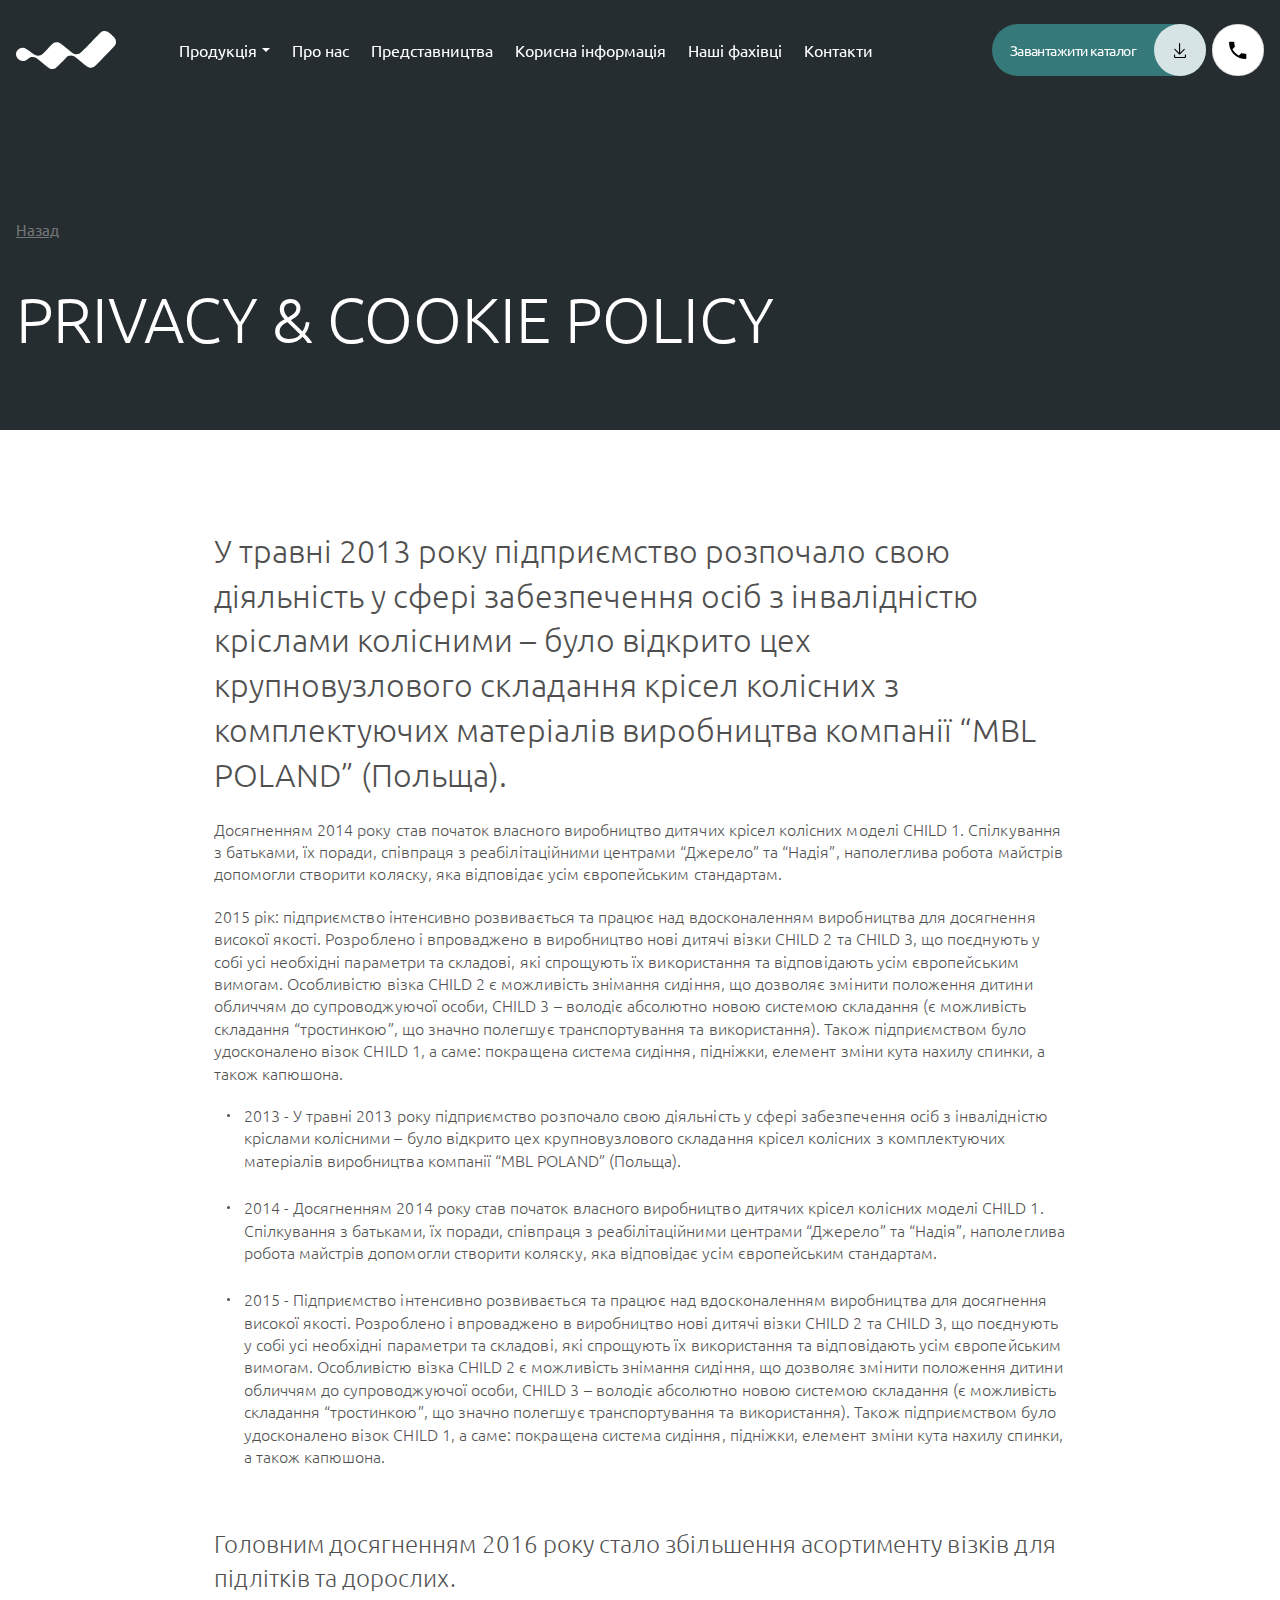
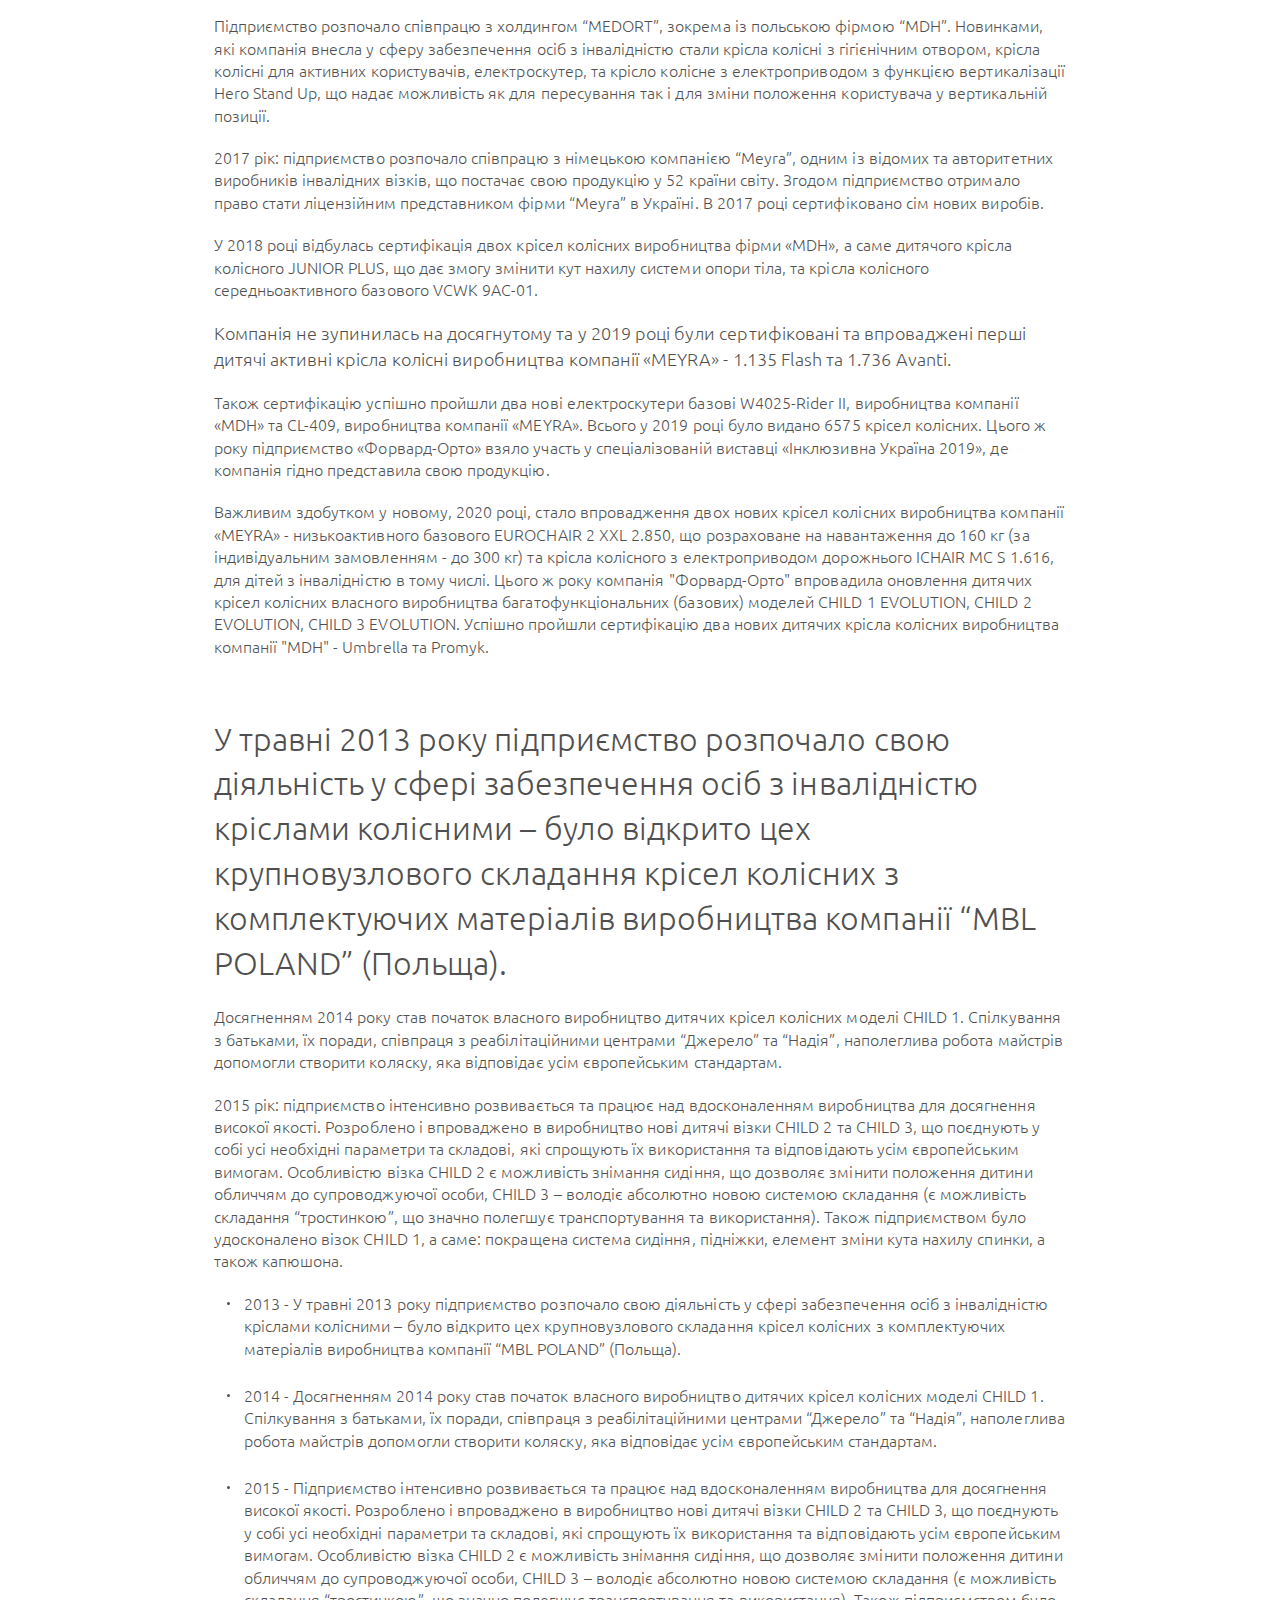
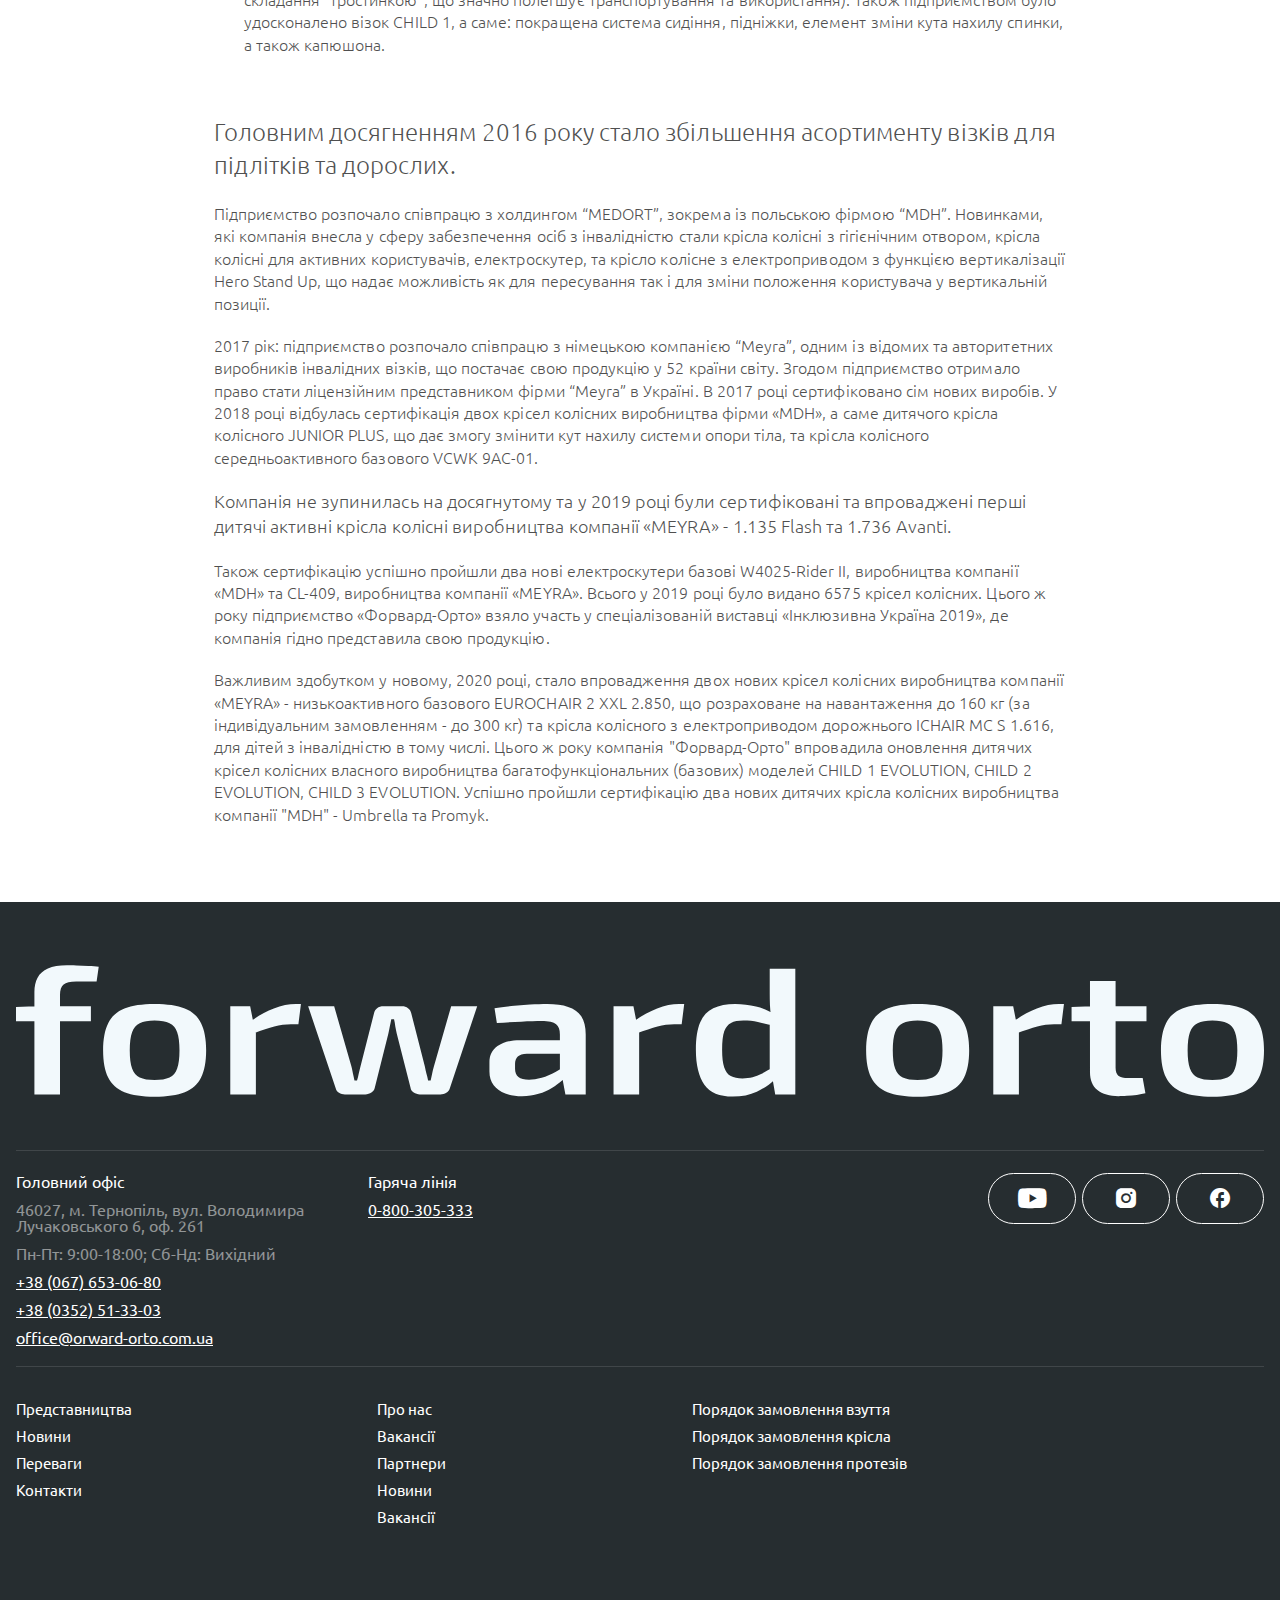
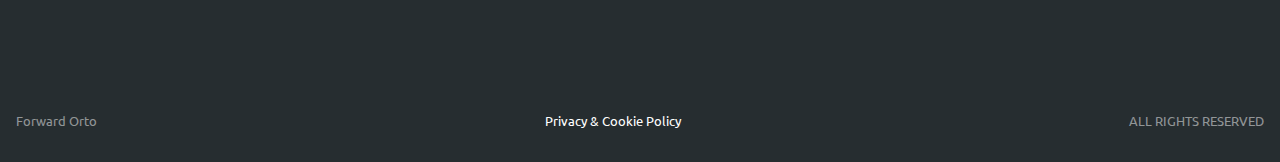
<file: policy.html>
<!doctype html>
<html lang="en">

<head>
	<title>Наші спеціалісти</title>
	<meta charset="UTF-8">
	<meta name="format-detection" content="telephone=no">
	<!-- <style>body{opacity: 0;}</style> -->
	<link rel="stylesheet" href="css/style.min.css?_v=20240103211504">
	<link rel="shortcut icon" href="favicon.ico">
	<!-- <meta name="robots" content="noindex, nofollow"> -->
	<meta name="viewport" content="width=device-width, initial-scale=1.0">
</head>

<body>
	<div class="wrapper">
		<header data-scroll data-scroll-show="999999" class="header undefined">
			<div class="header__container">
				<div class="header__main">
					<div class="header__logo-wrapper">
						<a href="" class="header__logo header__logo--white"><img src="img/logo-white.svg" alt="" /></a>
						<a href="" class="header__logo header__logo--dark"><img src="img/logo-dark.svg" alt="" /></a>
					</div>
					<div class="header__menu menu">
						<nav class="menu__body">
							<ul class="menu__list">
								<li class="menu-item dropdown">
									<a href="#" class="dropdown__toggle">Продукція</a>
									<div class="dropdown__menu-wrapper">
										<ul class="dropdown__menu">
											<li class="dropdown__item _active">
												<a href="#" class="dropdown__link _icon-daw">Крісла колісні</a>
												<div class="dropdown__content">
													<button class="dropdown__button-close">Назад</button>
													<a href="#" class="dropdown__link-more">Усі крісла колісні</a>
													<ul class="dropdown__cards-list">
														<li class="dropdown__card card">
															<a href="#" class="card__image">
																<div class="card__image-wrapper">
																	<picture><source srcset="img/products/product-01.webp" type="image/webp"><img src="img/products/product-01.png" alt="" /></picture>
																</div>
															</a>
															<a href="#" class="card__title">Дитячі крісла</a>
														</li>
														<li class="dropdown__card card">
															<a href="#" class="card__image">
																<div class="card__image-wrapper">
																	<picture><source srcset="img/products/product-01.webp" type="image/webp"><img src="img/products/product-01.png" alt="" /></picture>
																</div>
															</a>
															<a href="#" class="card__title">Дитячі крісла</a>
														</li>
														<li class="dropdown__card card">
															<a href="#" class="card__image">
																<div class="card__image-wrapper">
																	<picture><source srcset="img/products/product-01.webp" type="image/webp"><img src="img/products/product-01.png" alt="" /></picture>
																</div>
															</a>
															<a href="#" class="card__title">Дитячі крісла</a>
														</li>
														<li class="dropdown__card card">
															<a href="#" class="card__image">
																<div class="card__image-wrapper">
																	<picture><source srcset="img/products/product-01.webp" type="image/webp"><img src="img/products/product-01.png" alt="" /></picture>
																</div>
															</a>
															<a href="#" class="card__title">Дитячі крісла</a>
														</li>
														<li class="dropdown__card card">
															<a href="#" class="card__image">
																<div class="card__image-wrapper">
																	<picture><source srcset="img/products/product-01.webp" type="image/webp"><img src="img/products/product-01.png" alt="" /></picture>
																</div>
															</a>
															<a href="#" class="card__title">Дитячі крісла</a>
														</li>
														<li class="dropdown__card card">
															<a href="#" class="card__image">
																<div class="card__image-wrapper">
																	<picture><source srcset="img/products/product-01.webp" type="image/webp"><img src="img/products/product-01.png" alt="" /></picture>
																</div>
															</a>
															<a href="#" class="card__title">Дитячі крісла</a>
														</li>
														<li class="dropdown__card card">
															<a href="#" class="card__image">
																<div class="card__image-wrapper">
																	<picture><source srcset="img/products/product-01.webp" type="image/webp"><img src="img/products/product-01.png" alt="" /></picture>
																</div>
															</a>
															<a href="#" class="card__title">Дитячі крісла</a>
														</li>
													</ul>
												</div>
											</li>
											<li class="dropdown__item">
												<a href="#" class="dropdown__link _icon-daw">Ортопедичне взуття</a>
												<div class="dropdown__content">
													<button class="dropdown__button-close">Назад</button>
													<a href="#" class="dropdown__link-more">Усі Ортопедичне взуття</a>
													<ul class="dropdown__cards-list">
														<li class="dropdown__card card">
															<a href="#" class="card__image">
																<div class="card__image-wrapper">
																	<picture><source srcset="img/products/product-01.webp" type="image/webp"><img src="img/products/product-01.png" alt="" /></picture>
																</div>
															</a>
															<a href="#" class="card__title">Дитячі крісла</a>
														</li>
														<li class="dropdown__card card">
															<a href="#" class="card__image">
																<div class="card__image-wrapper">
																	<picture><source srcset="img/products/product-01.webp" type="image/webp"><img src="img/products/product-01.png" alt="" /></picture>
																</div>
															</a>
															<a href="#" class="card__title">Дитячі крісла</a>
														</li>
														<li class="dropdown__card card">
															<a href="#" class="card__image">
																<div class="card__image-wrapper">
																	<picture><source srcset="img/products/product-01.webp" type="image/webp"><img src="img/products/product-01.png" alt="" /></picture>
																</div>
															</a>
															<a href="#" class="card__title">Дитячі крісла</a>
														</li>
													</ul>
												</div>
											</li>
											<li class="dropdown__item">
												<a href="#" class="dropdown__link _icon-daw">Протези,ортези та інше</a>
												<div class="dropdown__content">
													<button class="dropdown__button-close">Назад</button>
													<a href="#" class="dropdown__link-more">Усі Протези,ортези та інше</a>
													<ul class="dropdown__cards-list">
														<li class="dropdown__card card">
															<a href="#" class="card__image">
																<div class="card__image-wrapper">
																	<picture><source srcset="img/products/product-01.webp" type="image/webp"><img src="img/products/product-01.png" alt="" /></picture>
																</div>
															</a>
															<a href="#" class="card__title">Дитячі крісла</a>
														</li>
														<li class="dropdown__card card">
															<a href="#" class="card__image">
																<div class="card__image-wrapper">
																	<picture><source srcset="img/products/product-01.webp" type="image/webp"><img src="img/products/product-01.png" alt="" /></picture>
																</div>
															</a>
															<a href="#" class="card__title">Дитячі крісла</a>
														</li>
													</ul>
												</div>
											</li>
											<li class="dropdown__item">
												<a href="#" class="dropdown__link _icon-daw">Інші засоби реабілітації</a>
												<div class="dropdown__content">
													<button class="dropdown__button-close">Назад</button>
													<a href="#" class="dropdown__link-more">Усі засоби реабілітації</a>
													<ul class="dropdown__cards-list">
														<li class="dropdown__card card">
															<a href="#" class="card__image">
																<div class="card__image-wrapper">
																	<picture><source srcset="img/products/product-01.webp" type="image/webp"><img src="img/products/product-01.png" alt="" /></picture>
																</div>
															</a>
															<a href="#" class="card__title">Дитячі крісла</a>
														</li>
														<li class="dropdown__card card">
															<a href="#" class="card__image">
																<div class="card__image-wrapper">
																	<picture><source srcset="img/products/product-01.webp" type="image/webp"><img src="img/products/product-01.png" alt="" /></picture>
																</div>
															</a>
															<a href="#" class="card__title">Дитячі крісла</a>
														</li>
														<li class="dropdown__card card">
															<a href="#" class="card__image">
																<div class="card__image-wrapper">
																	<picture><source srcset="img/products/product-01.webp" type="image/webp"><img src="img/products/product-01.png" alt="" /></picture>
																</div>
															</a>
															<a href="#" class="card__title">Дитячі крісла</a>
														</li>
														<li class="dropdown__card card">
															<a href="#" class="card__image">
																<div class="card__image-wrapper">
																	<picture><source srcset="img/products/product-01.webp" type="image/webp"><img src="img/products/product-01.png" alt="" /></picture>
																</div>
															</a>
															<a href="#" class="card__title">Дитячі крісла</a>
														</li>
													</ul>
												</div>
											</li>
										</ul>
									</div>
								</li>
								<li class="menu-item">
									<a href="#">Про нас</a>
								</li>
								<li class="menu-item">
									<a href="#">Представництва</a>
								</li>
								<li class="menu-item">
									<a href="#">Корисна інформація</a>
								</li>
								<li class="menu-item">
									<a href="#">Наші фахівці</a>
								</li>
								<li class="menu-item">
									<a href="#">Контакти</a>
								</li>
							</ul>
						</nav>
					</div>
					<div class="header__active">
						<button type="button" class="menu__icon icon-menu"><span></span></button>
						<button data-da=".menu__body, 767.98" class="header__button button button--green">
							<span class="button__text">Завантажити каталог</span>
							<span class="_icon-download"></span>
						</button>
						<button type="button" class="header__call _icon-phone"></button>
						<div class="contacts-popup">
							<div class="contacts-popup__title">Безкоштовна гаряча лінія</div>
							<a href="tel:080023232312" class="contacts-popup__link">0 800 2323 23 1 2</a>
							<div class="contacts-popup__messengers">
								<a href="#" class="contacts-popup__messenger contacts-popup__messenger--viber"><img src="img/icons/s-viber.svg" alt="" /></a>
								<a href="#" class="contacts-popup__messenger contacts-popup__messenger--whatsapp"><img src="img/icons/s-whatsapp.svg" alt="" /></a>
								<a href="#" class="contacts-popup__messenger contacts-popup__messenger--telegram"><img src="img/icons/s-telegram.svg" alt="" /></a>
							</div>
							<div class="contacts-popup__title">Головний офіс</div>
							<ul class="contacts-popup__offices">
								<li class="contacts-popup__office">
									1 . 46027, м. Тернопіль, вул. Лучаківського, 6
									<div class="contacts-popup__contacts-office">
										<a href="tel:0676530780" class="contacts-popup__link">(067) 653-07-80</a>
										<a href="mailto:office@forward-orto.com.ua" class="contacts-popup__link">office@forward-orto.com.ua</a>
									</div>
								</li>
								<li class="contacts-popup__office">
									2 . 46009, м. Тернопіль, вул. Виговського, 26, офіс 16
									<div class="contacts-popup__contacts-office">
										<a href="tel:0676530780" class="contacts-popup__link">(067) 653-07-80</a>
										<a href="tel:0676530780" class="contacts-popup__link">(067) 653-07-80</a>
									</div>
								</li>
							</ul>
						</div>
					</div>
				</div>
			</div>
		</header>

		<main class="page-policy">
			<section data-watch data-watch-once class="page-policy__main-block main-page-specialists">
				<div class="main-page-specialists__container">
					<a href="#" class="main-page-specialists__link-back">Назад</a>
					<h1 class="main-page-specialists__title">Privacy & Cookie Policy</h1>
				</div>
			</section>
			<div class="page-policy__content content-information-article">
				<div class="content-information-article__container">
					<div class="content-information-article__part">
						<div class="content-information-article__text content-information-article__text--big">
							У травні 2013 року підприємство розпочало свою діяльність у сфері
							забезпечення осіб з інвалідністю кріслами колісними – було відкрито
							цех крупновузлового складання крісел колісних з комплектуючих
							матеріалів виробництва компанії “MBL POLAND” (Польща).
						</div>
						<div class="content-information-article__text">
							<p>
								Досягненням 2014 року став початок власного виробництво дитячих
								крісел колісних моделі CHILD 1. Спілкування з батьками, їх
								поради, співпраця з реабілітаційними центрами “Джерело” та
								“Надія”, наполеглива робота майстрів допомогли створити коляску,
								яка відповідає усім європейським стандартам.
							</p>
							<p>
								2015 рік: підприємство інтенсивно розвивається та працює над
								вдосконаленням виробництва для досягнення високої якості.
								Розроблено і впроваджено в виробництво нові дитячі візки CHILD 2
								та CHILD 3, що поєднують у собі усі необхідні параметри та
								складові, які спрощують їх використання та відповідають усім
								європейським вимогам. Особливістю візка CHILD 2 є можливість
								знімання сидіння, що дозволяє змінити положення дитини обличчям
								до супроводжуючої особи, CHILD 3 – володіє абсолютно новою
								системою складання (є можливість складання “тростинкою”, що
								значно полегшує транспортування та використання). Також
								підприємством було удосконалено візок CHILD 1, а саме: покращена
								система сидіння, підніжки, елемент зміни кута нахилу спинки, а
								також капюшона.
							</p>
						</div>
						<ul class="content-information-article__list">
							<li class="content-information-article__list-item">
								2013 - У травні 2013 року підприємство розпочало свою діяльність
								у сфері забезпечення осіб з інвалідністю кріслами колісними –
								було відкрито цех крупновузлового складання крісел колісних з
								комплектуючих матеріалів виробництва компанії “MBL POLAND”
								(Польща).
							</li>
							<li class="content-information-article__list-item">
								2014 - Досягненням 2014 року став початок власного виробництво
								дитячих крісел колісних моделі CHILD 1. Спілкування з батьками,
								їх поради, співпраця з реабілітаційними центрами “Джерело” та
								“Надія”, наполеглива робота майстрів допомогли створити коляску,
								яка відповідає усім європейським стандартам.
							</li>
							<li class="content-information-article__list-item">
								2015 - Підприємство інтенсивно розвивається та працює над
								вдосконаленням виробництва для досягнення високої якості.
								Розроблено і впроваджено в виробництво нові дитячі візки CHILD 2
								та CHILD 3, що поєднують у собі усі необхідні параметри та
								складові, які спрощують їх використання та відповідають усім
								європейським вимогам. Особливістю візка CHILD 2 є можливість
								знімання сидіння, що дозволяє змінити положення дитини обличчям
								до супроводжуючої особи, CHILD 3 – володіє абсолютно новою
								системою складання (є можливість складання “тростинкою”, що
								значно полегшує транспортування та використання). Також
								підприємством було удосконалено візок CHILD 1, а саме: покращена
								система сидіння, підніжки, елемент зміни кута нахилу спинки, а
								також капюшона.
							</li>
						</ul>
					</div>
					<div class="content-information-article__part">
						<div class="content-information-article__text content-information-article__text--semi">
							Головним досягненням 2016 року стало збільшення асортименту візків
							для підлітків та дорослих.
						</div>
						<div class="content-information-article__text">
							<p>
								Підприємство розпочало співпрацю з холдингом “MEDORT”, зокрема
								із польською фірмою “MDH”. Новинками, які компанія внесла у
								сферу забезпечення осіб з інвалідністю стали крісла колісні з
								гігієнічним отвором, крісла колісні для активних користувачів,
								електроскутер, та крісло колісне з електроприводом з функцією
								вертикалізації Hero Stand Up, що надає можливість як для
								пересування так і для зміни положення користувача у вертикальній
								позиції.
							</p>
							<p>
								2017 рік: підприємство розпочало співпрацю з німецькою компанією
								“Meyra”, одним із відомих та авторитетних виробників інвалідних
								візків, що постачає свою продукцію у 52 країни світу. Згодом
								підприємство отримало право стати ліцензійним представником
								фірми “Meyra” в Україні. В 2017 році сертифіковано сім нових
								виробів.
							</p>
							<p>
								У 2018 році відбулась сертифікація двох крісел колісних
								виробництва фірми «MDH», а саме дитячого крісла колісного JUNIOR
								PLUS, що дає змогу змінити кут нахилу системи опори тіла, та
								крісла колісного середньоактивного базового VCWK 9АС-01.
							</p>
						</div>
						<div class="content-information-article__text content-information-article__text--semi-small">
							Компанія не зупинилась на досягнутому та у 2019 році були
							сертифіковані та впроваджені перші дитячі активні крісла колісні
							виробництва компанії «MEYRA» - 1.135 Flash та 1.736 Avanti.
						</div>
						<div class="content-information-article__text">
							<p>
								Також сертифікацію успішно пройшли два нові електроскутери
								базові W4025-Rider II, виробництва компанії «MDH» та CL-409,
								виробництва компанії «MEYRA». Всього у 2019 році було видано
								6575 крісел колісних. Цього ж року підприємство «Форвард-Орто»
								взяло участь у спеціалізованій виставці «Інклюзивна Україна
								2019», де компанія гідно представила свою продукцію.
							</p>
							<p>
								Важливим здобутком у новому, 2020 році, стало впровадження двох
								нових крісел колісних виробництва компанії «MEYRA» -
								низькоактивного базового EUROCHAIR 2 XXL 2.850, що розраховане
								на навантаження до 160 кг (за індивідуальним замовленням - до
								300 кг) та крісла колісного з електроприводом дорожнього ICHAIR
								MC S 1.616, для дітей з інвалідністю в тому числі. Цього ж року
								компанія "Форвард-Орто" впровадила оновлення дитячих крісел
								колісних власного виробництва багатофункціональних (базових)
								моделей CHILD 1 EVOLUTION, CHILD 2 EVOLUTION, CHILD 3 EVOLUTION.
								Успішно пройшли сертифікацію два нових дитячих крісла колісних
								виробництва компанії "MDH" - Umbrella та Promyk.
							</p>
						</div>
					</div>
					<div class="content-information-article__part">
						<div class="content-information-article__text content-information-article__text--big">
							У травні 2013 року підприємство розпочало свою діяльність у сфері
							забезпечення осіб з інвалідністю кріслами колісними – було відкрито
							цех крупновузлового складання крісел колісних з комплектуючих
							матеріалів виробництва компанії “MBL POLAND” (Польща).
						</div>
						<div class="content-information-article__text">
							<p>
								Досягненням 2014 року став початок власного виробництво дитячих
								крісел колісних моделі CHILD 1. Спілкування з батьками, їх
								поради, співпраця з реабілітаційними центрами “Джерело” та
								“Надія”, наполеглива робота майстрів допомогли створити коляску,
								яка відповідає усім європейським стандартам.
							</p>
							<p>
								2015 рік: підприємство інтенсивно розвивається та працює над
								вдосконаленням виробництва для досягнення високої якості.
								Розроблено і впроваджено в виробництво нові дитячі візки CHILD 2
								та CHILD 3, що поєднують у собі усі необхідні параметри та
								складові, які спрощують їх використання та відповідають усім
								європейським вимогам. Особливістю візка CHILD 2 є можливість
								знімання сидіння, що дозволяє змінити положення дитини обличчям
								до супроводжуючої особи, CHILD 3 – володіє абсолютно новою
								системою складання (є можливість складання “тростинкою”, що
								значно полегшує транспортування та використання). Також
								підприємством було удосконалено візок CHILD 1, а саме: покращена
								система сидіння, підніжки, елемент зміни кута нахилу спинки, а
								також капюшона.
							</p>
						</div>
						<ul class="content-information-article__list">
							<li class="content-information-article__list-item">
								2013 - У травні 2013 року підприємство розпочало свою діяльність
								у сфері забезпечення осіб з інвалідністю кріслами колісними –
								було відкрито цех крупновузлового складання крісел колісних з
								комплектуючих матеріалів виробництва компанії “MBL POLAND”
								(Польща).
							</li>
							<li class="content-information-article__list-item">
								2014 - Досягненням 2014 року став початок власного виробництво
								дитячих крісел колісних моделі CHILD 1. Спілкування з батьками,
								їх поради, співпраця з реабілітаційними центрами “Джерело” та
								“Надія”, наполеглива робота майстрів допомогли створити коляску,
								яка відповідає усім європейським стандартам.
							</li>
							<li class="content-information-article__list-item">
								2015 - Підприємство інтенсивно розвивається та працює над
								вдосконаленням виробництва для досягнення високої якості.
								Розроблено і впроваджено в виробництво нові дитячі візки CHILD 2
								та CHILD 3, що поєднують у собі усі необхідні параметри та
								складові, які спрощують їх використання та відповідають усім
								європейським вимогам. Особливістю візка CHILD 2 є можливість
								знімання сидіння, що дозволяє змінити положення дитини обличчям
								до супроводжуючої особи, CHILD 3 – володіє абсолютно новою
								системою складання (є можливість складання “тростинкою”, що
								значно полегшує транспортування та використання). Також
								підприємством було удосконалено візок CHILD 1, а саме: покращена
								система сидіння, підніжки, елемент зміни кута нахилу спинки, а
								також капюшона.
							</li>
						</ul>
					</div>
					<div class="content-information-article__part">
						<div class="content-information-article__text content-information-article__text--semi">
							Головним досягненням 2016 року стало збільшення асортименту візків
							для підлітків та дорослих.
						</div>
						<div class="content-information-article__text">
							<p>
								Підприємство розпочало співпрацю з холдингом “MEDORT”, зокрема
								із польською фірмою “MDH”. Новинками, які компанія внесла у
								сферу забезпечення осіб з інвалідністю стали крісла колісні з
								гігієнічним отвором, крісла колісні для активних користувачів,
								електроскутер, та крісло колісне з електроприводом з функцією
								вертикалізації Hero Stand Up, що надає можливість як для
								пересування так і для зміни положення користувача у вертикальній
								позиції.
							</p>
							<p>
								2017 рік: підприємство розпочало співпрацю з німецькою компанією
								“Meyra”, одним із відомих та авторитетних виробників інвалідних
								візків, що постачає свою продукцію у 52 країни світу. Згодом
								підприємство отримало право стати ліцензійним представником
								фірми “Meyra” в Україні. В 2017 році сертифіковано сім нових
								виробів. У 2018 році відбулась сертифікація двох крісел колісних
								виробництва фірми «MDH», а саме дитячого крісла колісного JUNIOR
								PLUS, що дає змогу змінити кут нахилу системи опори тіла, та
								крісла колісного середньоактивного базового VCWK 9АС-01.
							</p>
						</div>
						<div class="content-information-article__text content-information-article__text--semi-small">
							Компанія не зупинилась на досягнутому та у 2019 році були
							сертифіковані та впроваджені перші дитячі активні крісла колісні
							виробництва компанії «MEYRA» - 1.135 Flash та 1.736 Avanti.
						</div>
						<div class="content-information-article__text">
							<p>
								Також сертифікацію успішно пройшли два нові електроскутери
								базові W4025-Rider II, виробництва компанії «MDH» та CL-409,
								виробництва компанії «MEYRA». Всього у 2019 році було видано
								6575 крісел колісних. Цього ж року підприємство «Форвард-Орто»
								взяло участь у спеціалізованій виставці «Інклюзивна Україна
								2019», де компанія гідно представила свою продукцію.
							</p>
							<p>
								Важливим здобутком у новому, 2020 році, стало впровадження двох
								нових крісел колісних виробництва компанії «MEYRA» -
								низькоактивного базового EUROCHAIR 2 XXL 2.850, що розраховане
								на навантаження до 160 кг (за індивідуальним замовленням - до
								300 кг) та крісла колісного з електроприводом дорожнього ICHAIR
								MC S 1.616, для дітей з інвалідністю в тому числі. Цього ж року
								компанія "Форвард-Орто" впровадила оновлення дитячих крісел
								колісних власного виробництва багатофункціональних (базових)
								моделей CHILD 1 EVOLUTION, CHILD 2 EVOLUTION, CHILD 3 EVOLUTION.
								Успішно пройшли сертифікацію два нових дитячих крісла колісних
								виробництва компанії "MDH" - Umbrella та Promyk.
							</p>
						</div>
					</div>
				</div>
			</div>
		</main>
		<footer class="footer">
			<div class="footer__container">
				<div class="footer__top">
					<img src="img/footer-text.svg" alt="">
				</div>
				<div class="footer__contacts contacts-footer">
					<div class="contacts-footer__left">
						<div class="contacts-footer__column">
							<div class="contacts-footer__label">Головний офіс</div>
							<div class="contacts-footer__text">46027, м. Тернопіль,
								вул. Володимира Лучаковського 6, оф. 261</div>
							<div class="contacts-footer__text">Пн-Пт: 9:00-18:00; Сб-Нд: Вихідний</div>
							<a href="tel:+380676530680" class="contacts-footer__link">+38 (067) 653-06-80 </a>
							<a href="tel:+380352513303" class="contacts-footer__link">+38 (0352) 51-33-03</a>
							<a href="mailto:office@orward-orto.com.ua" class="contacts-footer__link">office@orward-orto.com.ua</a>
						</div>
						<div class="contacts-footer__column">
							<div class="contacts-footer__label contacts-footer__label-white">Гаряча лінія</div>
							<a href="tel:0800305333" class="contacts-footer__link">0-800-305-333</a>
						</div>
					</div>
					<div class="contacts-footer__right">
						<div class="contacts-footer__socials">
							<a href="#" class="contacts-footer__social _icon-s-youtube"></a>
							<a href="#" class="contacts-footer__social _icon-s-insta"></a>
							<a href="#" class="contacts-footer__social _icon-s-facebook"></a>
						</div>
					</div>
				</div>
				<nav class="footer__nav nav-footer">
					<div class="nav-footer__column">
						<a href="#" class="nav-footer__link">Представництва</a>
						<a href="#" class="nav-footer__link">Новини</a>
						<a href="#" class="nav-footer__link">Переваги</a>
						<a href="#" class="nav-footer__link">Контакти</a>
					</div>
					<div class="nav-footer__column">
						<a href="#" class="nav-footer__link">Про нас</a>
						<a href="#" class="nav-footer__link">Вакансії</a>
						<a href="#" class="nav-footer__link">Партнери</a>
						<a href="#" class="nav-footer__link">Новини</a>
						<a href="#" class="nav-footer__link">Вакансії</a>
					</div>
					<div class="nav-footer__column">
						<a href="#" class="nav-footer__link">Порядок замовлення взуття</a>
						<a href="#" class="nav-footer__link">Порядок замовлення крісла</a>
						<a href="#" class="nav-footer__link">Порядок замовлення протезів</a>
					</div>
				</nav>
				<div data-watch data-watch-margin="25px" class="footer__bottom">
					<button data-goto=".wrapper" class="footer-button-top _icon-daw"></button>
					<div class="footer__company-name">Forward Orto</div>
					<a href="#" class="footer__link">Privacy & Cookie Policy</a>
					<div class="footer__reserved">ALL RIGHTS RESERVED</div>
				</div>
			</div>
		</footer>
	</div>
	<div id="popup-vacancies" aria-hidden="true" class="popup popup-product">
		<div class="popup__wrapper">
			<div class="popup__content">
				<button data-close type="button" class="popup__close"></button>
				<div class="popup__text">
					<form action="#" class="popup__form form-popup">
						<div class="form-popup__item item-form-popup">
							Імʼя
							<input type="text" name="Імʼя" placeholder="Вкажіть ваше імʼя" class="item-form-popup__input input" />
						</div>
						<div class="form-popup__item item-form-popup">
							Номер телeфону
							<input type="tel" name="Телефон" placeholder="+38 ( _ _ _ ) - _ _ _ - _ _ - _ _" class="item-form-popup__input input" />
						</div>
						<div class="form-popup__item item-form-popup">
							Електронна пошта
							<input type="email" name="Телефон" placeholder="example@mail.com" class="item-form-popup__input input" />
						</div>
						<div class="form-popup__file-wrapper file-wrapper">
							<label class="file-wrapper__button _icon-clip">
								<input class="file-wrapper__input" type="file" /><span class="file-wrapper__text">Прикріпити резюме</span></label>
							<span class="file-wrapper__file-name">Имя файла</span>
						</div>
						<button class="form-popup__button" type="submit">Надіслати</button>
					</form>
				</div>
			</div>
		</div>
	</div>
	<script src="js/app.min.js?_v=20240103211504"></script>
</body>

</html>
</file>
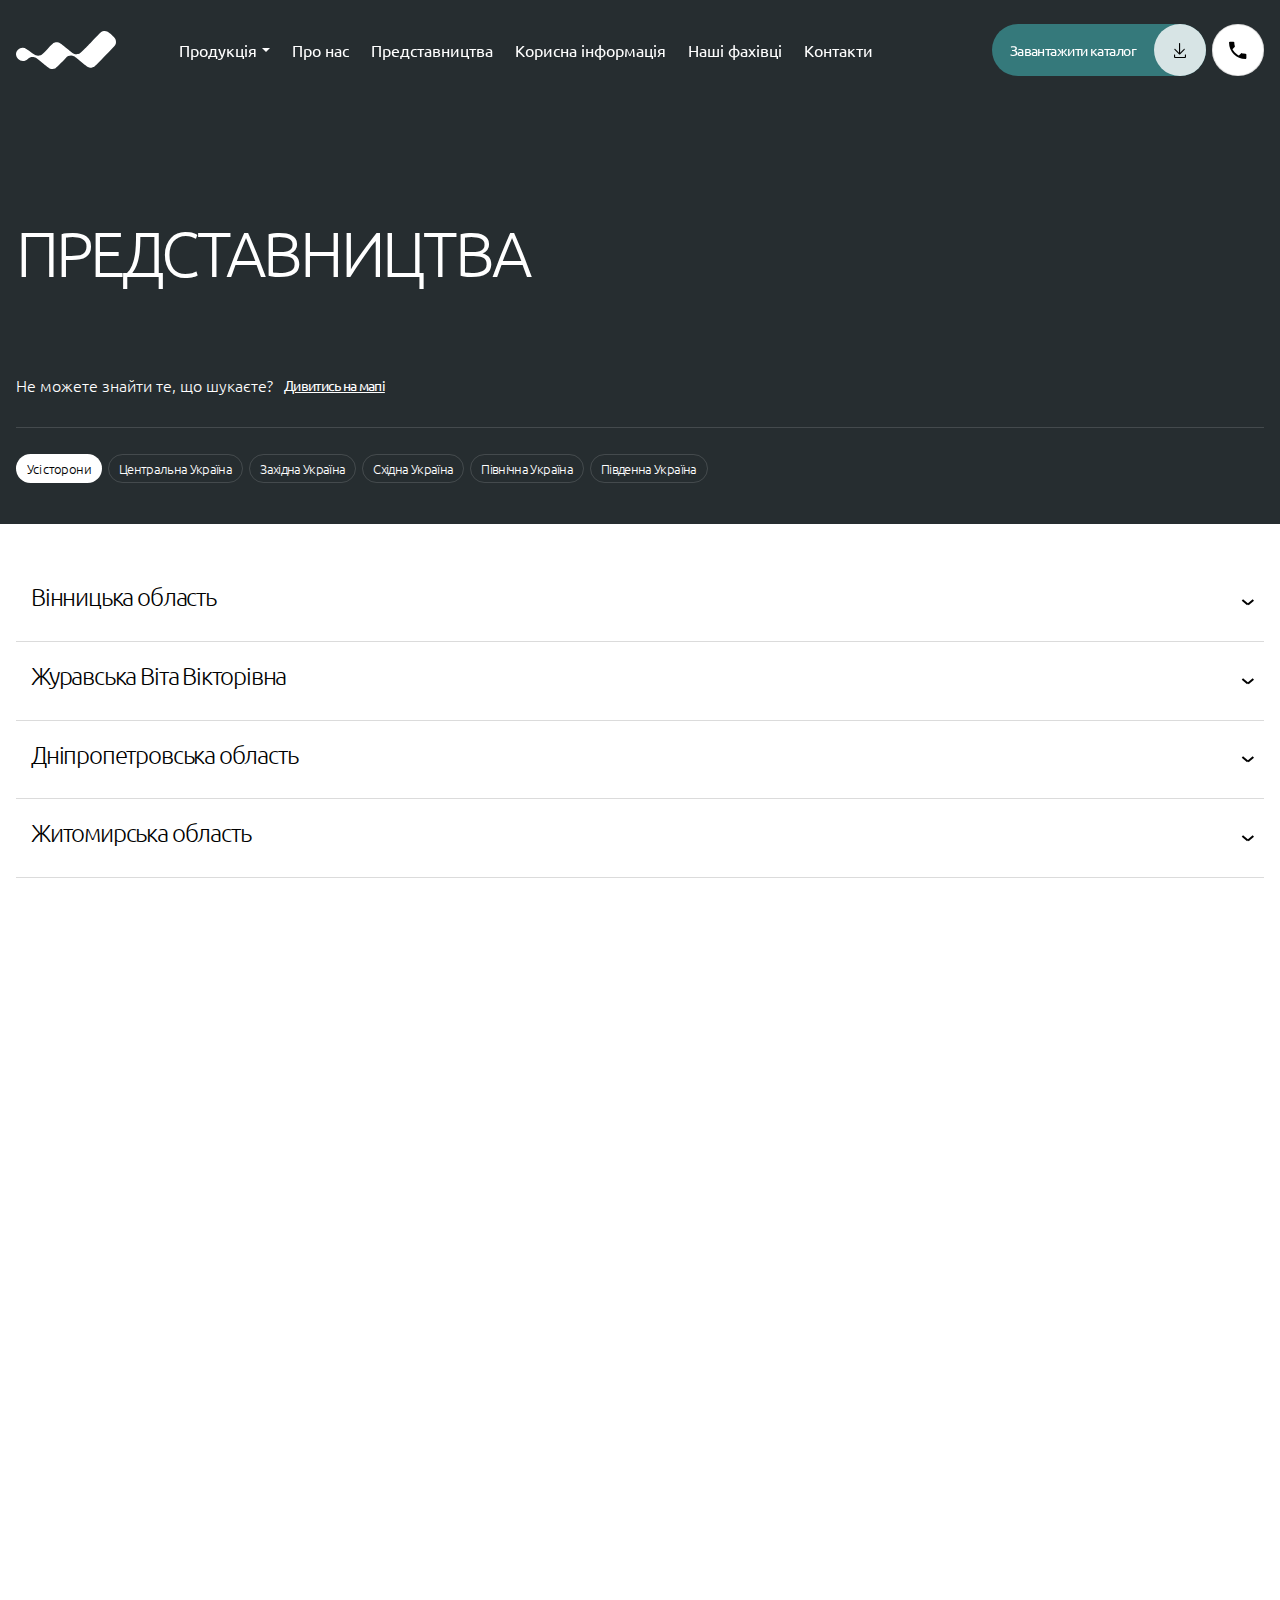
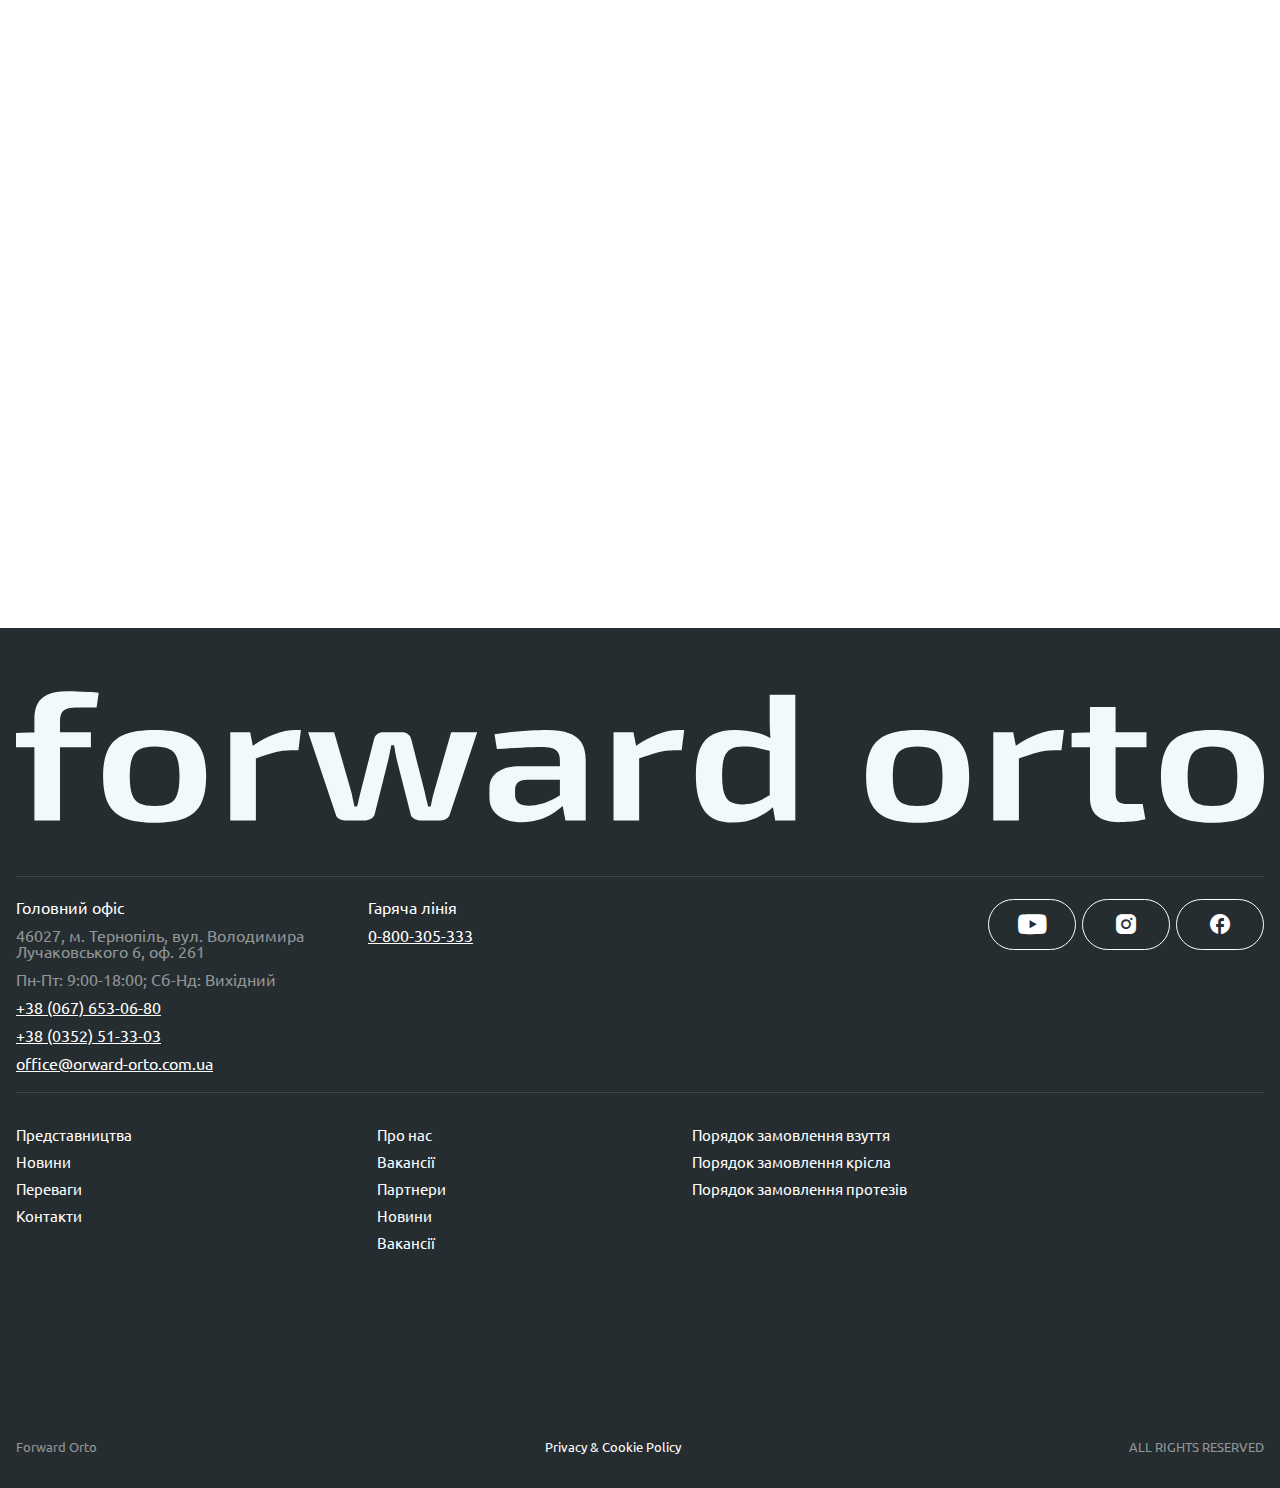
<file: representations.html>
<!doctype html>
<html lang="en">

<head>
	<title>Представництва</title>
	<meta charset="UTF-8">
	<meta name="format-detection" content="telephone=no">
	<!-- <style>body{opacity: 0;}</style> -->
	<link rel="stylesheet" href="css/style.min.css?_v=20240103211504">
	<link rel="shortcut icon" href="favicon.ico">
	<!-- <meta name="robots" content="noindex, nofollow"> -->
	<meta name="viewport" content="width=device-width, initial-scale=1.0">
</head>

<body>
	<div class="wrapper">
		<header data-scroll data-scroll-show="999999" class="header undefined">
			<div class="header__container">
				<div class="header__main">
					<div class="header__logo-wrapper">
						<a href="" class="header__logo header__logo--white"><img src="img/logo-white.svg" alt="" /></a>
						<a href="" class="header__logo header__logo--dark"><img src="img/logo-dark.svg" alt="" /></a>
					</div>
					<div class="header__menu menu">
						<nav class="menu__body">
							<ul class="menu__list">
								<li class="menu-item dropdown">
									<a href="#" class="dropdown__toggle">Продукція</a>
									<div class="dropdown__menu-wrapper">
										<ul class="dropdown__menu">
											<li class="dropdown__item _active">
												<a href="#" class="dropdown__link _icon-daw">Крісла колісні</a>
												<div class="dropdown__content">
													<button class="dropdown__button-close">Назад</button>
													<a href="#" class="dropdown__link-more">Усі крісла колісні</a>
													<ul class="dropdown__cards-list">
														<li class="dropdown__card card">
															<a href="#" class="card__image">
																<div class="card__image-wrapper">
																	<picture><source srcset="img/products/product-01.webp" type="image/webp"><img src="img/products/product-01.png" alt="" /></picture>
																</div>
															</a>
															<a href="#" class="card__title">Дитячі крісла</a>
														</li>
														<li class="dropdown__card card">
															<a href="#" class="card__image">
																<div class="card__image-wrapper">
																	<picture><source srcset="img/products/product-01.webp" type="image/webp"><img src="img/products/product-01.png" alt="" /></picture>
																</div>
															</a>
															<a href="#" class="card__title">Дитячі крісла</a>
														</li>
														<li class="dropdown__card card">
															<a href="#" class="card__image">
																<div class="card__image-wrapper">
																	<picture><source srcset="img/products/product-01.webp" type="image/webp"><img src="img/products/product-01.png" alt="" /></picture>
																</div>
															</a>
															<a href="#" class="card__title">Дитячі крісла</a>
														</li>
														<li class="dropdown__card card">
															<a href="#" class="card__image">
																<div class="card__image-wrapper">
																	<picture><source srcset="img/products/product-01.webp" type="image/webp"><img src="img/products/product-01.png" alt="" /></picture>
																</div>
															</a>
															<a href="#" class="card__title">Дитячі крісла</a>
														</li>
														<li class="dropdown__card card">
															<a href="#" class="card__image">
																<div class="card__image-wrapper">
																	<picture><source srcset="img/products/product-01.webp" type="image/webp"><img src="img/products/product-01.png" alt="" /></picture>
																</div>
															</a>
															<a href="#" class="card__title">Дитячі крісла</a>
														</li>
														<li class="dropdown__card card">
															<a href="#" class="card__image">
																<div class="card__image-wrapper">
																	<picture><source srcset="img/products/product-01.webp" type="image/webp"><img src="img/products/product-01.png" alt="" /></picture>
																</div>
															</a>
															<a href="#" class="card__title">Дитячі крісла</a>
														</li>
														<li class="dropdown__card card">
															<a href="#" class="card__image">
																<div class="card__image-wrapper">
																	<picture><source srcset="img/products/product-01.webp" type="image/webp"><img src="img/products/product-01.png" alt="" /></picture>
																</div>
															</a>
															<a href="#" class="card__title">Дитячі крісла</a>
														</li>
													</ul>
												</div>
											</li>
											<li class="dropdown__item">
												<a href="#" class="dropdown__link _icon-daw">Ортопедичне взуття</a>
												<div class="dropdown__content">
													<button class="dropdown__button-close">Назад</button>
													<a href="#" class="dropdown__link-more">Усі Ортопедичне взуття</a>
													<ul class="dropdown__cards-list">
														<li class="dropdown__card card">
															<a href="#" class="card__image">
																<div class="card__image-wrapper">
																	<picture><source srcset="img/products/product-01.webp" type="image/webp"><img src="img/products/product-01.png" alt="" /></picture>
																</div>
															</a>
															<a href="#" class="card__title">Дитячі крісла</a>
														</li>
														<li class="dropdown__card card">
															<a href="#" class="card__image">
																<div class="card__image-wrapper">
																	<picture><source srcset="img/products/product-01.webp" type="image/webp"><img src="img/products/product-01.png" alt="" /></picture>
																</div>
															</a>
															<a href="#" class="card__title">Дитячі крісла</a>
														</li>
														<li class="dropdown__card card">
															<a href="#" class="card__image">
																<div class="card__image-wrapper">
																	<picture><source srcset="img/products/product-01.webp" type="image/webp"><img src="img/products/product-01.png" alt="" /></picture>
																</div>
															</a>
															<a href="#" class="card__title">Дитячі крісла</a>
														</li>
													</ul>
												</div>
											</li>
											<li class="dropdown__item">
												<a href="#" class="dropdown__link _icon-daw">Протези,ортези та інше</a>
												<div class="dropdown__content">
													<button class="dropdown__button-close">Назад</button>
													<a href="#" class="dropdown__link-more">Усі Протези,ортези та інше</a>
													<ul class="dropdown__cards-list">
														<li class="dropdown__card card">
															<a href="#" class="card__image">
																<div class="card__image-wrapper">
																	<picture><source srcset="img/products/product-01.webp" type="image/webp"><img src="img/products/product-01.png" alt="" /></picture>
																</div>
															</a>
															<a href="#" class="card__title">Дитячі крісла</a>
														</li>
														<li class="dropdown__card card">
															<a href="#" class="card__image">
																<div class="card__image-wrapper">
																	<picture><source srcset="img/products/product-01.webp" type="image/webp"><img src="img/products/product-01.png" alt="" /></picture>
																</div>
															</a>
															<a href="#" class="card__title">Дитячі крісла</a>
														</li>
													</ul>
												</div>
											</li>
											<li class="dropdown__item">
												<a href="#" class="dropdown__link _icon-daw">Інші засоби реабілітації</a>
												<div class="dropdown__content">
													<button class="dropdown__button-close">Назад</button>
													<a href="#" class="dropdown__link-more">Усі засоби реабілітації</a>
													<ul class="dropdown__cards-list">
														<li class="dropdown__card card">
															<a href="#" class="card__image">
																<div class="card__image-wrapper">
																	<picture><source srcset="img/products/product-01.webp" type="image/webp"><img src="img/products/product-01.png" alt="" /></picture>
																</div>
															</a>
															<a href="#" class="card__title">Дитячі крісла</a>
														</li>
														<li class="dropdown__card card">
															<a href="#" class="card__image">
																<div class="card__image-wrapper">
																	<picture><source srcset="img/products/product-01.webp" type="image/webp"><img src="img/products/product-01.png" alt="" /></picture>
																</div>
															</a>
															<a href="#" class="card__title">Дитячі крісла</a>
														</li>
														<li class="dropdown__card card">
															<a href="#" class="card__image">
																<div class="card__image-wrapper">
																	<picture><source srcset="img/products/product-01.webp" type="image/webp"><img src="img/products/product-01.png" alt="" /></picture>
																</div>
															</a>
															<a href="#" class="card__title">Дитячі крісла</a>
														</li>
														<li class="dropdown__card card">
															<a href="#" class="card__image">
																<div class="card__image-wrapper">
																	<picture><source srcset="img/products/product-01.webp" type="image/webp"><img src="img/products/product-01.png" alt="" /></picture>
																</div>
															</a>
															<a href="#" class="card__title">Дитячі крісла</a>
														</li>
													</ul>
												</div>
											</li>
										</ul>
									</div>
								</li>
								<li class="menu-item">
									<a href="#">Про нас</a>
								</li>
								<li class="menu-item">
									<a href="#">Представництва</a>
								</li>
								<li class="menu-item">
									<a href="#">Корисна інформація</a>
								</li>
								<li class="menu-item">
									<a href="#">Наші фахівці</a>
								</li>
								<li class="menu-item">
									<a href="#">Контакти</a>
								</li>
							</ul>
						</nav>
					</div>
					<div class="header__active">
						<button type="button" class="menu__icon icon-menu"><span></span></button>
						<button data-da=".menu__body, 767.98" class="header__button button button--green">
							<span class="button__text">Завантажити каталог</span>
							<span class="_icon-download"></span>
						</button>
						<button type="button" class="header__call _icon-phone"></button>
						<div class="contacts-popup">
							<div class="contacts-popup__title">Безкоштовна гаряча лінія</div>
							<a href="tel:080023232312" class="contacts-popup__link">0 800 2323 23 1 2</a>
							<div class="contacts-popup__messengers">
								<a href="#" class="contacts-popup__messenger contacts-popup__messenger--viber"><img src="img/icons/s-viber.svg" alt="" /></a>
								<a href="#" class="contacts-popup__messenger contacts-popup__messenger--whatsapp"><img src="img/icons/s-whatsapp.svg" alt="" /></a>
								<a href="#" class="contacts-popup__messenger contacts-popup__messenger--telegram"><img src="img/icons/s-telegram.svg" alt="" /></a>
							</div>
							<div class="contacts-popup__title">Головний офіс</div>
							<ul class="contacts-popup__offices">
								<li class="contacts-popup__office">
									1 . 46027, м. Тернопіль, вул. Лучаківського, 6
									<div class="contacts-popup__contacts-office">
										<a href="tel:0676530780" class="contacts-popup__link">(067) 653-07-80</a>
										<a href="mailto:office@forward-orto.com.ua" class="contacts-popup__link">office@forward-orto.com.ua</a>
									</div>
								</li>
								<li class="contacts-popup__office">
									2 . 46009, м. Тернопіль, вул. Виговського, 26, офіс 16
									<div class="contacts-popup__contacts-office">
										<a href="tel:0676530780" class="contacts-popup__link">(067) 653-07-80</a>
										<a href="tel:0676530780" class="contacts-popup__link">(067) 653-07-80</a>
									</div>
								</li>
							</ul>
						</div>
					</div>
				</div>
			</div>
		</header>

		<main class="representations">
			<section data-watch data-watch-once class="representations__main-block main-block-representations">
				<div class="main-block-representations__container">
					<a href="#" class="main-block-representations__link-back">Назад</a>
					<h1 class="main-block-representations__title">Представництва</h1>
					<div class="main-block-representations__row">
						<div class="main-block-representations__row-top">
							<div class="main-block-representations__text">
								Не можете знайти те, що шукаєте?
							</div>
							<a href="#" class="main-block-representations__link">Дивитись на мапі</a>
						</div>
						<div class="main-block-representations__row-bottom">
							<form action="#" class="main-block-representations__filter filter-representations">
								<div class="filter-representations__checkbox checkbox-representations">
									<input id="r_1" class="checkbox-representations__input" checked type="checkbox" value="all" />
									<label for="r_1" class="checkbox-representations__label"><span class="checkbox-representations__text">Усі сторони</span></label>
								</div>
								<div class="filter-representations__checkbox checkbox-representations">
									<input id="r_2" class="checkbox-representations__input" type="checkbox" value="1" />
									<label for="r_2" class="checkbox-representations__label"><span class="checkbox-representations__text">Центральна Україна</span></label>
								</div>
								<div class="filter-representations__checkbox checkbox-representations">
									<input id="r_3" class="checkbox-representations__input" type="checkbox" value="2" />
									<label for="r_3" class="checkbox-representations__label"><span class="checkbox-representations__text">Західна Україна</span></label>
								</div>
								<div class="filter-representations__checkbox checkbox-representations">
									<input id="r_4" class="checkbox-representations__input" type="checkbox" value="3" />
									<label for="r_4" class="checkbox-representations__label"><span class="checkbox-representations__text">Східна Україна</span></label>
								</div>
								<div class="filter-representations__checkbox checkbox-representations">
									<input id="r_5" class="checkbox-representations__input" type="checkbox" value="4" />
									<label for="r_5" class="checkbox-representations__label"><span class="checkbox-representations__text">Північна Україна</span></label>
								</div>
								<div class="filter-representations__checkbox checkbox-representations">
									<input id="r_6" class="checkbox-representations__input" type="checkbox" value="5" />
									<label for="r_6" class="checkbox-representations__label"><span class="checkbox-representations__text">Південна Україна</span></label>
								</div>
							</form>
						</div>
					</div>
				</div>
			</section>
			<div class="representations__body">
				<div class="representations__container">
					<div data-spollers data-one-spoller class="representations__spollers spollers-representations">
						<details data-watch data-watch-once class="spollers-representations__item">
							<summary class="spollers-representations__title">
								Вінницька область
							</summary>
							<div class="spollers-representations__body">
								<ul class="spollers-representations__list">
									<li class="spollers-representations__representation representation">
										<div class="representation__label">Регіональний представник </div>
										<div class="representation__name-representative">Мерзлюк Михайло Федорович</div>
										<a href="tel:0671828528" class="representation__link">(067) 182-85-28</a>
										<a href="mailto:info@mail.ocm" class="representation__link">info@mail.ocm</a>
									</li>
									<li class="spollers-representations__representation representation">
										<div class="representation__label">Регіональний представник </div>
										<div class="representation__name-representative">Мерзлюк Михайло Федорович</div>
										<a href="tel:0671828528" class="representation__link">(067) 182-85-28</a>
										<a href="mailto:info@mail.ocm" class="representation__link">info@mail.ocm</a>
									</li>
									<li class="spollers-representations__representation representation">
										<div class="representation__label">Регіональний представник </div>
										<div class="representation__name-representative">Мерзлюк Михайло Федорович</div>
										<a href="tel:0671828528" class="representation__link">(067) 182-85-28</a>
										<a href="mailto:info@mail.ocm" class="representation__link">info@mail.ocm</a>
									</li>
									<li class="spollers-representations__representation representation">
										<div class="representation__label">Регіональний представник </div>
										<div class="representation__name-representative">Мерзлюк Михайло Федорович</div>
										<a href="tel:0671828528" class="representation__link">(067) 182-85-28</a>
										<a href="mailto:info@mail.ocm" class="representation__link">info@mail.ocm</a>
									</li>
								</ul>
							</div>
						</details>
						<details data-watch data-watch-once class="spollers-representations__item">
							<summary class="spollers-representations__title">
								Журавська Віта Вікторівна
							</summary>
							<div class="spollers-representations__body">
								<ul class="spollers-representations__list">
									<li class="spollers-representations__representation representation">
										<div class="representation__label">Регіональний представник </div>
										<div class="representation__name-representative">Мерзлюк Михайло Федорович</div>
										<a href="tel:0671828528" class="representation__link">(067) 182-85-28</a>
										<a href="mailto:info@mail.ocm" class="representation__link">info@mail.ocm</a>
									</li>
									<li class="spollers-representations__representation representation">
										<div class="representation__label">Регіональний представник </div>
										<div class="representation__name-representative">Мерзлюк Михайло Федорович</div>
										<a href="tel:0671828528" class="representation__link">(067) 182-85-28</a>
										<a href="mailto:info@mail.ocm" class="representation__link">info@mail.ocm</a>
									</li>
									<li class="spollers-representations__representation representation">
										<div class="representation__label">Регіональний представник </div>
										<div class="representation__name-representative">Мерзлюк Михайло Федорович</div>
										<a href="tel:0671828528" class="representation__link">(067) 182-85-28</a>
										<a href="mailto:info@mail.ocm" class="representation__link">info@mail.ocm</a>
									</li>
									<li class="spollers-representations__representation representation">
										<div class="representation__label">Регіональний представник </div>
										<div class="representation__name-representative">Мерзлюк Михайло Федорович</div>
										<a href="tel:0671828528" class="representation__link">(067) 182-85-28</a>
										<a href="mailto:info@mail.ocm" class="representation__link">info@mail.ocm</a>
									</li>
								</ul>
							</div>
						</details>
						<details data-watch data-watch-once class="spollers-representations__item">
							<summary class="spollers-representations__title">
								Дніпропетровська область
							</summary>
							<div class="spollers-representations__body">
								<ul class="spollers-representations__list">
									<li class="spollers-representations__representation representation">
										<div class="representation__label">Регіональний представник </div>
										<div class="representation__name-representative">Мерзлюк Михайло Федорович</div>
										<a href="tel:0671828528" class="representation__link">(067) 182-85-28</a>
										<a href="mailto:info@mail.ocm" class="representation__link">info@mail.ocm</a>
									</li>
									<li class="spollers-representations__representation representation">
										<div class="representation__label">Регіональний представник </div>
										<div class="representation__name-representative">Мерзлюк Михайло Федорович</div>
										<a href="tel:0671828528" class="representation__link">(067) 182-85-28</a>
										<a href="mailto:info@mail.ocm" class="representation__link">info@mail.ocm</a>
									</li>
									<li class="spollers-representations__representation representation">
										<div class="representation__label">Регіональний представник </div>
										<div class="representation__name-representative">Мерзлюк Михайло Федорович</div>
										<a href="tel:0671828528" class="representation__link">(067) 182-85-28</a>
										<a href="mailto:info@mail.ocm" class="representation__link">info@mail.ocm</a>
									</li>
									<li class="spollers-representations__representation representation">
										<div class="representation__label">Регіональний представник </div>
										<div class="representation__name-representative">Мерзлюк Михайло Федорович</div>
										<a href="tel:0671828528" class="representation__link">(067) 182-85-28</a>
										<a href="mailto:info@mail.ocm" class="representation__link">info@mail.ocm</a>
									</li>
								</ul>
							</div>
						</details>
						<details data-watch data-watch-once class="spollers-representations__item">
							<summary class="spollers-representations__title">
								Житомирська область
							</summary>
							<div class="spollers-representations__body">
								<ul class="spollers-representations__list">
									<li class="spollers-representations__representation representation">
										<div class="representation__label">Регіональний представник </div>
										<div class="representation__name-representative">Мерзлюк Михайло Федорович</div>
										<a href="tel:0671828528" class="representation__link">(067) 182-85-28</a>
										<a href="mailto:info@mail.ocm" class="representation__link">info@mail.ocm</a>
									</li>
									<li class="spollers-representations__representation representation">
										<div class="representation__label">Регіональний представник </div>
										<div class="representation__name-representative">Мерзлюк Михайло Федорович</div>
										<a href="tel:0671828528" class="representation__link">(067) 182-85-28</a>
										<a href="mailto:info@mail.ocm" class="representation__link">info@mail.ocm</a>
									</li>
									<li class="spollers-representations__representation representation">
										<div class="representation__label">Регіональний представник </div>
										<div class="representation__name-representative">Мерзлюк Михайло Федорович</div>
										<a href="tel:0671828528" class="representation__link">(067) 182-85-28</a>
										<a href="mailto:info@mail.ocm" class="representation__link">info@mail.ocm</a>
									</li>
									<li class="spollers-representations__representation representation">
										<div class="representation__label">Регіональний представник </div>
										<div class="representation__name-representative">Мерзлюк Михайло Федорович</div>
										<a href="tel:0671828528" class="representation__link">(067) 182-85-28</a>
										<a href="mailto:info@mail.ocm" class="representation__link">info@mail.ocm</a>
									</li>
								</ul>
							</div>
						</details>
						<details data-watch data-watch-once class="spollers-representations__item">
							<summary class="spollers-representations__title">
								Запорізька область
							</summary>
							<div class="spollers-representations__body">
								<ul class="spollers-representations__list">
									<li class="spollers-representations__representation representation">
										<div class="representation__label">Регіональний представник </div>
										<div class="representation__name-representative">Мерзлюк Михайло Федорович</div>
										<a href="tel:0671828528" class="representation__link">(067) 182-85-28</a>
										<a href="mailto:info@mail.ocm" class="representation__link">info@mail.ocm</a>
									</li>
									<li class="spollers-representations__representation representation">
										<div class="representation__label">Регіональний представник </div>
										<div class="representation__name-representative">Мерзлюк Михайло Федорович</div>
										<a href="tel:0671828528" class="representation__link">(067) 182-85-28</a>
										<a href="mailto:info@mail.ocm" class="representation__link">info@mail.ocm</a>
									</li>
									<li class="spollers-representations__representation representation">
										<div class="representation__label">Регіональний представник </div>
										<div class="representation__name-representative">Мерзлюк Михайло Федорович</div>
										<a href="tel:0671828528" class="representation__link">(067) 182-85-28</a>
										<a href="mailto:info@mail.ocm" class="representation__link">info@mail.ocm</a>
									</li>
									<li class="spollers-representations__representation representation">
										<div class="representation__label">Регіональний представник </div>
										<div class="representation__name-representative">Мерзлюк Михайло Федорович</div>
										<a href="tel:0671828528" class="representation__link">(067) 182-85-28</a>
										<a href="mailto:info@mail.ocm" class="representation__link">info@mail.ocm</a>
									</li>
								</ul>
							</div>
						</details>
						<details data-watch data-watch-once class="spollers-representations__item">
							<summary class="spollers-representations__title">
								Ивано-Франковская область
							</summary>
							<div class="spollers-representations__body">
								<ul class="spollers-representations__list">
									<li class="spollers-representations__representation representation">
										<div class="representation__label">Регіональний представник </div>
										<div class="representation__name-representative">Мерзлюк Михайло Федорович</div>
										<a href="tel:0671828528" class="representation__link">(067) 182-85-28</a>
										<a href="mailto:info@mail.ocm" class="representation__link">info@mail.ocm</a>
									</li>
									<li class="spollers-representations__representation representation">
										<div class="representation__label">Регіональний представник </div>
										<div class="representation__name-representative">Мерзлюк Михайло Федорович</div>
										<a href="tel:0671828528" class="representation__link">(067) 182-85-28</a>
										<a href="mailto:info@mail.ocm" class="representation__link">info@mail.ocm</a>
									</li>
									<li class="spollers-representations__representation representation">
										<div class="representation__label">Регіональний представник </div>
										<div class="representation__name-representative">Мерзлюк Михайло Федорович</div>
										<a href="tel:0671828528" class="representation__link">(067) 182-85-28</a>
										<a href="mailto:info@mail.ocm" class="representation__link">info@mail.ocm</a>
									</li>
									<li class="spollers-representations__representation representation">
										<div class="representation__label">Регіональний представник </div>
										<div class="representation__name-representative">Мерзлюк Михайло Федорович</div>
										<a href="tel:0671828528" class="representation__link">(067) 182-85-28</a>
										<a href="mailto:info@mail.ocm" class="representation__link">info@mail.ocm</a>
									</li>
								</ul>
							</div>
						</details>
						<details data-watch data-watch-once class="spollers-representations__item">
							<summary class="spollers-representations__title">
								Київська область
							</summary>
							<div class="spollers-representations__body">
								<ul class="spollers-representations__list">
									<li class="spollers-representations__representation representation">
										<div class="representation__label">Регіональний представник </div>
										<div class="representation__name-representative">Мерзлюк Михайло Федорович</div>
										<a href="tel:0671828528" class="representation__link">(067) 182-85-28</a>
										<a href="mailto:info@mail.ocm" class="representation__link">info@mail.ocm</a>
									</li>
									<li class="spollers-representations__representation representation">
										<div class="representation__label">Регіональний представник </div>
										<div class="representation__name-representative">Мерзлюк Михайло Федорович</div>
										<a href="tel:0671828528" class="representation__link">(067) 182-85-28</a>
										<a href="mailto:info@mail.ocm" class="representation__link">info@mail.ocm</a>
									</li>
									<li class="spollers-representations__representation representation">
										<div class="representation__label">Регіональний представник </div>
										<div class="representation__name-representative">Мерзлюк Михайло Федорович</div>
										<a href="tel:0671828528" class="representation__link">(067) 182-85-28</a>
										<a href="mailto:info@mail.ocm" class="representation__link">info@mail.ocm</a>
									</li>
									<li class="spollers-representations__representation representation">
										<div class="representation__label">Регіональний представник </div>
										<div class="representation__name-representative">Мерзлюк Михайло Федорович</div>
										<a href="tel:0671828528" class="representation__link">(067) 182-85-28</a>
										<a href="mailto:info@mail.ocm" class="representation__link">info@mail.ocm</a>
									</li>
								</ul>
							</div>
						</details>
						<details data-watch data-watch-once class="spollers-representations__item">
							<summary class="spollers-representations__title">
								Кіровоградська область
							</summary>
							<div class="spollers-representations__body">
								<ul class="spollers-representations__list">
									<li class="spollers-representations__representation representation">
										<div class="representation__label">Регіональний представник </div>
										<div class="representation__name-representative">Мерзлюк Михайло Федорович</div>
										<a href="tel:0671828528" class="representation__link">(067) 182-85-28</a>
										<a href="mailto:info@mail.ocm" class="representation__link">info@mail.ocm</a>
									</li>
									<li class="spollers-representations__representation representation">
										<div class="representation__label">Регіональний представник </div>
										<div class="representation__name-representative">Мерзлюк Михайло Федорович</div>
										<a href="tel:0671828528" class="representation__link">(067) 182-85-28</a>
										<a href="mailto:info@mail.ocm" class="representation__link">info@mail.ocm</a>
									</li>
									<li class="spollers-representations__representation representation">
										<div class="representation__label">Регіональний представник </div>
										<div class="representation__name-representative">Мерзлюк Михайло Федорович</div>
										<a href="tel:0671828528" class="representation__link">(067) 182-85-28</a>
										<a href="mailto:info@mail.ocm" class="representation__link">info@mail.ocm</a>
									</li>
									<li class="spollers-representations__representation representation">
										<div class="representation__label">Регіональний представник </div>
										<div class="representation__name-representative">Мерзлюк Михайло Федорович</div>
										<a href="tel:0671828528" class="representation__link">(067) 182-85-28</a>
										<a href="mailto:info@mail.ocm" class="representation__link">info@mail.ocm</a>
									</li>
								</ul>
							</div>
						</details>
						<details data-watch data-watch-once class="spollers-representations__item">
							<summary class="spollers-representations__title">
								Львівська область
							</summary>
							<div class="spollers-representations__body">
								<ul class="spollers-representations__list">
									<li class="spollers-representations__representation representation">
										<div class="representation__label">Регіональний представник </div>
										<div class="representation__name-representative">Мерзлюк Михайло Федорович</div>
										<a href="tel:0671828528" class="representation__link">(067) 182-85-28</a>
										<a href="mailto:info@mail.ocm" class="representation__link">info@mail.ocm</a>
									</li>
									<li class="spollers-representations__representation representation">
										<div class="representation__label">Регіональний представник </div>
										<div class="representation__name-representative">Мерзлюк Михайло Федорович</div>
										<a href="tel:0671828528" class="representation__link">(067) 182-85-28</a>
										<a href="mailto:info@mail.ocm" class="representation__link">info@mail.ocm</a>
									</li>
									<li class="spollers-representations__representation representation">
										<div class="representation__label">Регіональний представник </div>
										<div class="representation__name-representative">Мерзлюк Михайло Федорович</div>
										<a href="tel:0671828528" class="representation__link">(067) 182-85-28</a>
										<a href="mailto:info@mail.ocm" class="representation__link">info@mail.ocm</a>
									</li>
									<li class="spollers-representations__representation representation">
										<div class="representation__label">Регіональний представник </div>
										<div class="representation__name-representative">Мерзлюк Михайло Федорович</div>
										<a href="tel:0671828528" class="representation__link">(067) 182-85-28</a>
										<a href="mailto:info@mail.ocm" class="representation__link">info@mail.ocm</a>
									</li>
								</ul>
							</div>
						</details>
						<details data-watch data-watch-once class="spollers-representations__item">
							<summary class="spollers-representations__title">
								Миколаївська область
							</summary>
							<div class="spollers-representations__body">
								<ul class="spollers-representations__list">
									<li class="spollers-representations__representation representation">
										<div class="representation__label">Регіональний представник </div>
										<div class="representation__name-representative">Мерзлюк Михайло Федорович</div>
										<a href="tel:0671828528" class="representation__link">(067) 182-85-28</a>
										<a href="mailto:info@mail.ocm" class="representation__link">info@mail.ocm</a>
									</li>
									<li class="spollers-representations__representation representation">
										<div class="representation__label">Регіональний представник </div>
										<div class="representation__name-representative">Мерзлюк Михайло Федорович</div>
										<a href="tel:0671828528" class="representation__link">(067) 182-85-28</a>
										<a href="mailto:info@mail.ocm" class="representation__link">info@mail.ocm</a>
									</li>
									<li class="spollers-representations__representation representation">
										<div class="representation__label">Регіональний представник </div>
										<div class="representation__name-representative">Мерзлюк Михайло Федорович</div>
										<a href="tel:0671828528" class="representation__link">(067) 182-85-28</a>
										<a href="mailto:info@mail.ocm" class="representation__link">info@mail.ocm</a>
									</li>
									<li class="spollers-representations__representation representation">
										<div class="representation__label">Регіональний представник </div>
										<div class="representation__name-representative">Мерзлюк Михайло Федорович</div>
										<a href="tel:0671828528" class="representation__link">(067) 182-85-28</a>
										<a href="mailto:info@mail.ocm" class="representation__link">info@mail.ocm</a>
									</li>
								</ul>
							</div>
						</details>
						<details data-watch data-watch-once class="spollers-representations__item">
							<summary class="spollers-representations__title">
								Одеська область
							</summary>
							<div class="spollers-representations__body">
								<ul class="spollers-representations__list">
									<li class="spollers-representations__representation representation">
										<div class="representation__label">Регіональний представник </div>
										<div class="representation__name-representative">Мерзлюк Михайло Федорович</div>
										<a href="tel:0671828528" class="representation__link">(067) 182-85-28</a>
										<a href="mailto:info@mail.ocm" class="representation__link">info@mail.ocm</a>
									</li>
									<li class="spollers-representations__representation representation">
										<div class="representation__label">Регіональний представник </div>
										<div class="representation__name-representative">Мерзлюк Михайло Федорович</div>
										<a href="tel:0671828528" class="representation__link">(067) 182-85-28</a>
										<a href="mailto:info@mail.ocm" class="representation__link">info@mail.ocm</a>
									</li>
									<li class="spollers-representations__representation representation">
										<div class="representation__label">Регіональний представник </div>
										<div class="representation__name-representative">Мерзлюк Михайло Федорович</div>
										<a href="tel:0671828528" class="representation__link">(067) 182-85-28</a>
										<a href="mailto:info@mail.ocm" class="representation__link">info@mail.ocm</a>
									</li>
									<li class="spollers-representations__representation representation">
										<div class="representation__label">Регіональний представник </div>
										<div class="representation__name-representative">Мерзлюк Михайло Федорович</div>
										<a href="tel:0671828528" class="representation__link">(067) 182-85-28</a>
										<a href="mailto:info@mail.ocm" class="representation__link">info@mail.ocm</a>
									</li>
								</ul>
							</div>
						</details>
						<details data-watch data-watch-once class="spollers-representations__item">
							<summary class="spollers-representations__title">
								Полтавська область
							</summary>
							<div class="spollers-representations__body">
								<ul class="spollers-representations__list">
									<li class="spollers-representations__representation representation">
										<div class="representation__label">Регіональний представник </div>
										<div class="representation__name-representative">Мерзлюк Михайло Федорович</div>
										<a href="tel:0671828528" class="representation__link">(067) 182-85-28</a>
										<a href="mailto:info@mail.ocm" class="representation__link">info@mail.ocm</a>
									</li>
									<li class="spollers-representations__representation representation">
										<div class="representation__label">Регіональний представник </div>
										<div class="representation__name-representative">Мерзлюк Михайло Федорович</div>
										<a href="tel:0671828528" class="representation__link">(067) 182-85-28</a>
										<a href="mailto:info@mail.ocm" class="representation__link">info@mail.ocm</a>
									</li>
									<li class="spollers-representations__representation representation">
										<div class="representation__label">Регіональний представник </div>
										<div class="representation__name-representative">Мерзлюк Михайло Федорович</div>
										<a href="tel:0671828528" class="representation__link">(067) 182-85-28</a>
										<a href="mailto:info@mail.ocm" class="representation__link">info@mail.ocm</a>
									</li>
									<li class="spollers-representations__representation representation">
										<div class="representation__label">Регіональний представник </div>
										<div class="representation__name-representative">Мерзлюк Михайло Федорович</div>
										<a href="tel:0671828528" class="representation__link">(067) 182-85-28</a>
										<a href="mailto:info@mail.ocm" class="representation__link">info@mail.ocm</a>
									</li>
								</ul>
							</div>
						</details>
						<details data-watch data-watch-once class="spollers-representations__item">
							<summary class="spollers-representations__title">
								Рівненська область
							</summary>
							<div class="spollers-representations__body">
								<ul class="spollers-representations__list">
									<li class="spollers-representations__representation representation">
										<div class="representation__label">Регіональний представник </div>
										<div class="representation__name-representative">Мерзлюк Михайло Федорович</div>
										<a href="tel:0671828528" class="representation__link">(067) 182-85-28</a>
										<a href="mailto:info@mail.ocm" class="representation__link">info@mail.ocm</a>
									</li>
									<li class="spollers-representations__representation representation">
										<div class="representation__label">Регіональний представник </div>
										<div class="representation__name-representative">Мерзлюк Михайло Федорович</div>
										<a href="tel:0671828528" class="representation__link">(067) 182-85-28</a>
										<a href="mailto:info@mail.ocm" class="representation__link">info@mail.ocm</a>
									</li>
									<li class="spollers-representations__representation representation">
										<div class="representation__label">Регіональний представник </div>
										<div class="representation__name-representative">Мерзлюк Михайло Федорович</div>
										<a href="tel:0671828528" class="representation__link">(067) 182-85-28</a>
										<a href="mailto:info@mail.ocm" class="representation__link">info@mail.ocm</a>
									</li>
									<li class="spollers-representations__representation representation">
										<div class="representation__label">Регіональний представник </div>
										<div class="representation__name-representative">Мерзлюк Михайло Федорович</div>
										<a href="tel:0671828528" class="representation__link">(067) 182-85-28</a>
										<a href="mailto:info@mail.ocm" class="representation__link">info@mail.ocm</a>
									</li>
								</ul>
							</div>
						</details>
						<details data-watch data-watch-once class="spollers-representations__item">
							<summary class="spollers-representations__title">
								Сумська область
							</summary>
							<div class="spollers-representations__body">
								<ul class="spollers-representations__list">
									<li class="spollers-representations__representation representation">
										<div class="representation__label">Регіональний представник </div>
										<div class="representation__name-representative">Мерзлюк Михайло Федорович</div>
										<a href="tel:0671828528" class="representation__link">(067) 182-85-28</a>
										<a href="mailto:info@mail.ocm" class="representation__link">info@mail.ocm</a>
									</li>
									<li class="spollers-representations__representation representation">
										<div class="representation__label">Регіональний представник </div>
										<div class="representation__name-representative">Мерзлюк Михайло Федорович</div>
										<a href="tel:0671828528" class="representation__link">(067) 182-85-28</a>
										<a href="mailto:info@mail.ocm" class="representation__link">info@mail.ocm</a>
									</li>
									<li class="spollers-representations__representation representation">
										<div class="representation__label">Регіональний представник </div>
										<div class="representation__name-representative">Мерзлюк Михайло Федорович</div>
										<a href="tel:0671828528" class="representation__link">(067) 182-85-28</a>
										<a href="mailto:info@mail.ocm" class="representation__link">info@mail.ocm</a>
									</li>
									<li class="spollers-representations__representation representation">
										<div class="representation__label">Регіональний представник </div>
										<div class="representation__name-representative">Мерзлюк Михайло Федорович</div>
										<a href="tel:0671828528" class="representation__link">(067) 182-85-28</a>
										<a href="mailto:info@mail.ocm" class="representation__link">info@mail.ocm</a>
									</li>
								</ul>
							</div>
						</details>
						<details data-watch data-watch-once class="spollers-representations__item">
							<summary class="spollers-representations__title">
								Тернопільська область
							</summary>
							<div class="spollers-representations__body">
								<ul class="spollers-representations__list">
									<li class="spollers-representations__representation representation">
										<div class="representation__label">Регіональний представник </div>
										<div class="representation__name-representative">Мерзлюк Михайло Федорович</div>
										<a href="tel:0671828528" class="representation__link">(067) 182-85-28</a>
										<a href="mailto:info@mail.ocm" class="representation__link">info@mail.ocm</a>
									</li>
									<li class="spollers-representations__representation representation">
										<div class="representation__label">Регіональний представник </div>
										<div class="representation__name-representative">Мерзлюк Михайло Федорович</div>
										<a href="tel:0671828528" class="representation__link">(067) 182-85-28</a>
										<a href="mailto:info@mail.ocm" class="representation__link">info@mail.ocm</a>
									</li>
									<li class="spollers-representations__representation representation">
										<div class="representation__label">Регіональний представник </div>
										<div class="representation__name-representative">Мерзлюк Михайло Федорович</div>
										<a href="tel:0671828528" class="representation__link">(067) 182-85-28</a>
										<a href="mailto:info@mail.ocm" class="representation__link">info@mail.ocm</a>
									</li>
									<li class="spollers-representations__representation representation">
										<div class="representation__label">Регіональний представник </div>
										<div class="representation__name-representative">Мерзлюк Михайло Федорович</div>
										<a href="tel:0671828528" class="representation__link">(067) 182-85-28</a>
										<a href="mailto:info@mail.ocm" class="representation__link">info@mail.ocm</a>
									</li>
								</ul>
							</div>
						</details>
						<details data-watch data-watch-once class="spollers-representations__item">
							<summary class="spollers-representations__title">
								Харківська область
							</summary>
							<div class="spollers-representations__body">
								<ul class="spollers-representations__list">
									<li class="spollers-representations__representation representation">
										<div class="representation__label">Регіональний представник </div>
										<div class="representation__name-representative">Мерзлюк Михайло Федорович</div>
										<a href="tel:0671828528" class="representation__link">(067) 182-85-28</a>
										<a href="mailto:info@mail.ocm" class="representation__link">info@mail.ocm</a>
									</li>
									<li class="spollers-representations__representation representation">
										<div class="representation__label">Регіональний представник </div>
										<div class="representation__name-representative">Мерзлюк Михайло Федорович</div>
										<a href="tel:0671828528" class="representation__link">(067) 182-85-28</a>
										<a href="mailto:info@mail.ocm" class="representation__link">info@mail.ocm</a>
									</li>
									<li class="spollers-representations__representation representation">
										<div class="representation__label">Регіональний представник </div>
										<div class="representation__name-representative">Мерзлюк Михайло Федорович</div>
										<a href="tel:0671828528" class="representation__link">(067) 182-85-28</a>
										<a href="mailto:info@mail.ocm" class="representation__link">info@mail.ocm</a>
									</li>
									<li class="spollers-representations__representation representation">
										<div class="representation__label">Регіональний представник </div>
										<div class="representation__name-representative">Мерзлюк Михайло Федорович</div>
										<a href="tel:0671828528" class="representation__link">(067) 182-85-28</a>
										<a href="mailto:info@mail.ocm" class="representation__link">info@mail.ocm</a>
									</li>
								</ul>
							</div>
						</details>
						<details data-watch data-watch-once class="spollers-representations__item">
							<summary class="spollers-representations__title">
								Херсонська область
							</summary>
							<div class="spollers-representations__body">
								<ul class="spollers-representations__list">
									<li class="spollers-representations__representation representation">
										<div class="representation__label">Регіональний представник </div>
										<div class="representation__name-representative">Мерзлюк Михайло Федорович</div>
										<a href="tel:0671828528" class="representation__link">(067) 182-85-28</a>
										<a href="mailto:info@mail.ocm" class="representation__link">info@mail.ocm</a>
									</li>
									<li class="spollers-representations__representation representation">
										<div class="representation__label">Регіональний представник </div>
										<div class="representation__name-representative">Мерзлюк Михайло Федорович</div>
										<a href="tel:0671828528" class="representation__link">(067) 182-85-28</a>
										<a href="mailto:info@mail.ocm" class="representation__link">info@mail.ocm</a>
									</li>
									<li class="spollers-representations__representation representation">
										<div class="representation__label">Регіональний представник </div>
										<div class="representation__name-representative">Мерзлюк Михайло Федорович</div>
										<a href="tel:0671828528" class="representation__link">(067) 182-85-28</a>
										<a href="mailto:info@mail.ocm" class="representation__link">info@mail.ocm</a>
									</li>
									<li class="spollers-representations__representation representation">
										<div class="representation__label">Регіональний представник </div>
										<div class="representation__name-representative">Мерзлюк Михайло Федорович</div>
										<a href="tel:0671828528" class="representation__link">(067) 182-85-28</a>
										<a href="mailto:info@mail.ocm" class="representation__link">info@mail.ocm</a>
									</li>
								</ul>
							</div>
						</details>
						<details data-watch data-watch-once class="spollers-representations__item">
							<summary class="spollers-representations__title">
								Хмельницька область
							</summary>
							<div class="spollers-representations__body">
								<ul class="spollers-representations__list">
									<li class="spollers-representations__representation representation">
										<div class="representation__label">Регіональний представник </div>
										<div class="representation__name-representative">Мерзлюк Михайло Федорович</div>
										<a href="tel:0671828528" class="representation__link">(067) 182-85-28</a>
										<a href="mailto:info@mail.ocm" class="representation__link">info@mail.ocm</a>
									</li>
									<li class="spollers-representations__representation representation">
										<div class="representation__label">Регіональний представник </div>
										<div class="representation__name-representative">Мерзлюк Михайло Федорович</div>
										<a href="tel:0671828528" class="representation__link">(067) 182-85-28</a>
										<a href="mailto:info@mail.ocm" class="representation__link">info@mail.ocm</a>
									</li>
									<li class="spollers-representations__representation representation">
										<div class="representation__label">Регіональний представник </div>
										<div class="representation__name-representative">Мерзлюк Михайло Федорович</div>
										<a href="tel:0671828528" class="representation__link">(067) 182-85-28</a>
										<a href="mailto:info@mail.ocm" class="representation__link">info@mail.ocm</a>
									</li>
									<li class="spollers-representations__representation representation">
										<div class="representation__label">Регіональний представник </div>
										<div class="representation__name-representative">Мерзлюк Михайло Федорович</div>
										<a href="tel:0671828528" class="representation__link">(067) 182-85-28</a>
										<a href="mailto:info@mail.ocm" class="representation__link">info@mail.ocm</a>
									</li>
								</ul>
							</div>
						</details>
						<details data-watch data-watch-once class="spollers-representations__item">
							<summary class="spollers-representations__title">
								Черкаська область
							</summary>
							<div class="spollers-representations__body">
								<ul class="spollers-representations__list">
									<li class="spollers-representations__representation representation">
										<div class="representation__label">Регіональний представник </div>
										<div class="representation__name-representative">Мерзлюк Михайло Федорович</div>
										<a href="tel:0671828528" class="representation__link">(067) 182-85-28</a>
										<a href="mailto:info@mail.ocm" class="representation__link">info@mail.ocm</a>
									</li>
									<li class="spollers-representations__representation representation">
										<div class="representation__label">Регіональний представник </div>
										<div class="representation__name-representative">Мерзлюк Михайло Федорович</div>
										<a href="tel:0671828528" class="representation__link">(067) 182-85-28</a>
										<a href="mailto:info@mail.ocm" class="representation__link">info@mail.ocm</a>
									</li>
									<li class="spollers-representations__representation representation">
										<div class="representation__label">Регіональний представник </div>
										<div class="representation__name-representative">Мерзлюк Михайло Федорович</div>
										<a href="tel:0671828528" class="representation__link">(067) 182-85-28</a>
										<a href="mailto:info@mail.ocm" class="representation__link">info@mail.ocm</a>
									</li>
									<li class="spollers-representations__representation representation">
										<div class="representation__label">Регіональний представник </div>
										<div class="representation__name-representative">Мерзлюк Михайло Федорович</div>
										<a href="tel:0671828528" class="representation__link">(067) 182-85-28</a>
										<a href="mailto:info@mail.ocm" class="representation__link">info@mail.ocm</a>
									</li>
								</ul>
							</div>
						</details>
						<details data-watch data-watch-once class="spollers-representations__item">
							<summary class="spollers-representations__title">
								Чернігівьска область
							</summary>
							<div class="spollers-representations__body">
								<ul class="spollers-representations__list">
									<li class="spollers-representations__representation representation">
										<div class="representation__label">Регіональний представник </div>
										<div class="representation__name-representative">Мерзлюк Михайло Федорович</div>
										<a href="tel:0671828528" class="representation__link">(067) 182-85-28</a>
										<a href="mailto:info@mail.ocm" class="representation__link">info@mail.ocm</a>
									</li>
									<li class="spollers-representations__representation representation">
										<div class="representation__label">Регіональний представник </div>
										<div class="representation__name-representative">Мерзлюк Михайло Федорович</div>
										<a href="tel:0671828528" class="representation__link">(067) 182-85-28</a>
										<a href="mailto:info@mail.ocm" class="representation__link">info@mail.ocm</a>
									</li>
									<li class="spollers-representations__representation representation">
										<div class="representation__label">Регіональний представник </div>
										<div class="representation__name-representative">Мерзлюк Михайло Федорович</div>
										<a href="tel:0671828528" class="representation__link">(067) 182-85-28</a>
										<a href="mailto:info@mail.ocm" class="representation__link">info@mail.ocm</a>
									</li>
									<li class="spollers-representations__representation representation">
										<div class="representation__label">Регіональний представник </div>
										<div class="representation__name-representative">Мерзлюк Михайло Федорович</div>
										<a href="tel:0671828528" class="representation__link">(067) 182-85-28</a>
										<a href="mailto:info@mail.ocm" class="representation__link">info@mail.ocm</a>
									</li>
								</ul>
							</div>
						</details>
					</div>
				</div>
			</div>
		</main>
		<footer class="footer">
			<div class="footer__container">
				<div class="footer__top">
					<img src="img/footer-text.svg" alt="">
				</div>
				<div class="footer__contacts contacts-footer">
					<div class="contacts-footer__left">
						<div class="contacts-footer__column">
							<div class="contacts-footer__label">Головний офіс</div>
							<div class="contacts-footer__text">46027, м. Тернопіль,
								вул. Володимира Лучаковського 6, оф. 261</div>
							<div class="contacts-footer__text">Пн-Пт: 9:00-18:00; Сб-Нд: Вихідний</div>
							<a href="tel:+380676530680" class="contacts-footer__link">+38 (067) 653-06-80 </a>
							<a href="tel:+380352513303" class="contacts-footer__link">+38 (0352) 51-33-03</a>
							<a href="mailto:office@orward-orto.com.ua" class="contacts-footer__link">office@orward-orto.com.ua</a>
						</div>
						<div class="contacts-footer__column">
							<div class="contacts-footer__label contacts-footer__label-white">Гаряча лінія</div>
							<a href="tel:0800305333" class="contacts-footer__link">0-800-305-333</a>
						</div>
					</div>
					<div class="contacts-footer__right">
						<div class="contacts-footer__socials">
							<a href="#" class="contacts-footer__social _icon-s-youtube"></a>
							<a href="#" class="contacts-footer__social _icon-s-insta"></a>
							<a href="#" class="contacts-footer__social _icon-s-facebook"></a>
						</div>
					</div>
				</div>
				<nav class="footer__nav nav-footer">
					<div class="nav-footer__column">
						<a href="#" class="nav-footer__link">Представництва</a>
						<a href="#" class="nav-footer__link">Новини</a>
						<a href="#" class="nav-footer__link">Переваги</a>
						<a href="#" class="nav-footer__link">Контакти</a>
					</div>
					<div class="nav-footer__column">
						<a href="#" class="nav-footer__link">Про нас</a>
						<a href="#" class="nav-footer__link">Вакансії</a>
						<a href="#" class="nav-footer__link">Партнери</a>
						<a href="#" class="nav-footer__link">Новини</a>
						<a href="#" class="nav-footer__link">Вакансії</a>
					</div>
					<div class="nav-footer__column">
						<a href="#" class="nav-footer__link">Порядок замовлення взуття</a>
						<a href="#" class="nav-footer__link">Порядок замовлення крісла</a>
						<a href="#" class="nav-footer__link">Порядок замовлення протезів</a>
					</div>
				</nav>
				<div data-watch data-watch-margin="25px" class="footer__bottom">
					<button data-goto=".wrapper" class="footer-button-top _icon-daw"></button>
					<div class="footer__company-name">Forward Orto</div>
					<a href="#" class="footer__link">Privacy & Cookie Policy</a>
					<div class="footer__reserved">ALL RIGHTS RESERVED</div>
				</div>
			</div>
		</footer>
	</div>
	<script src="js/app.min.js?_v=20240103211504"></script>
</body>

</html>
</file>
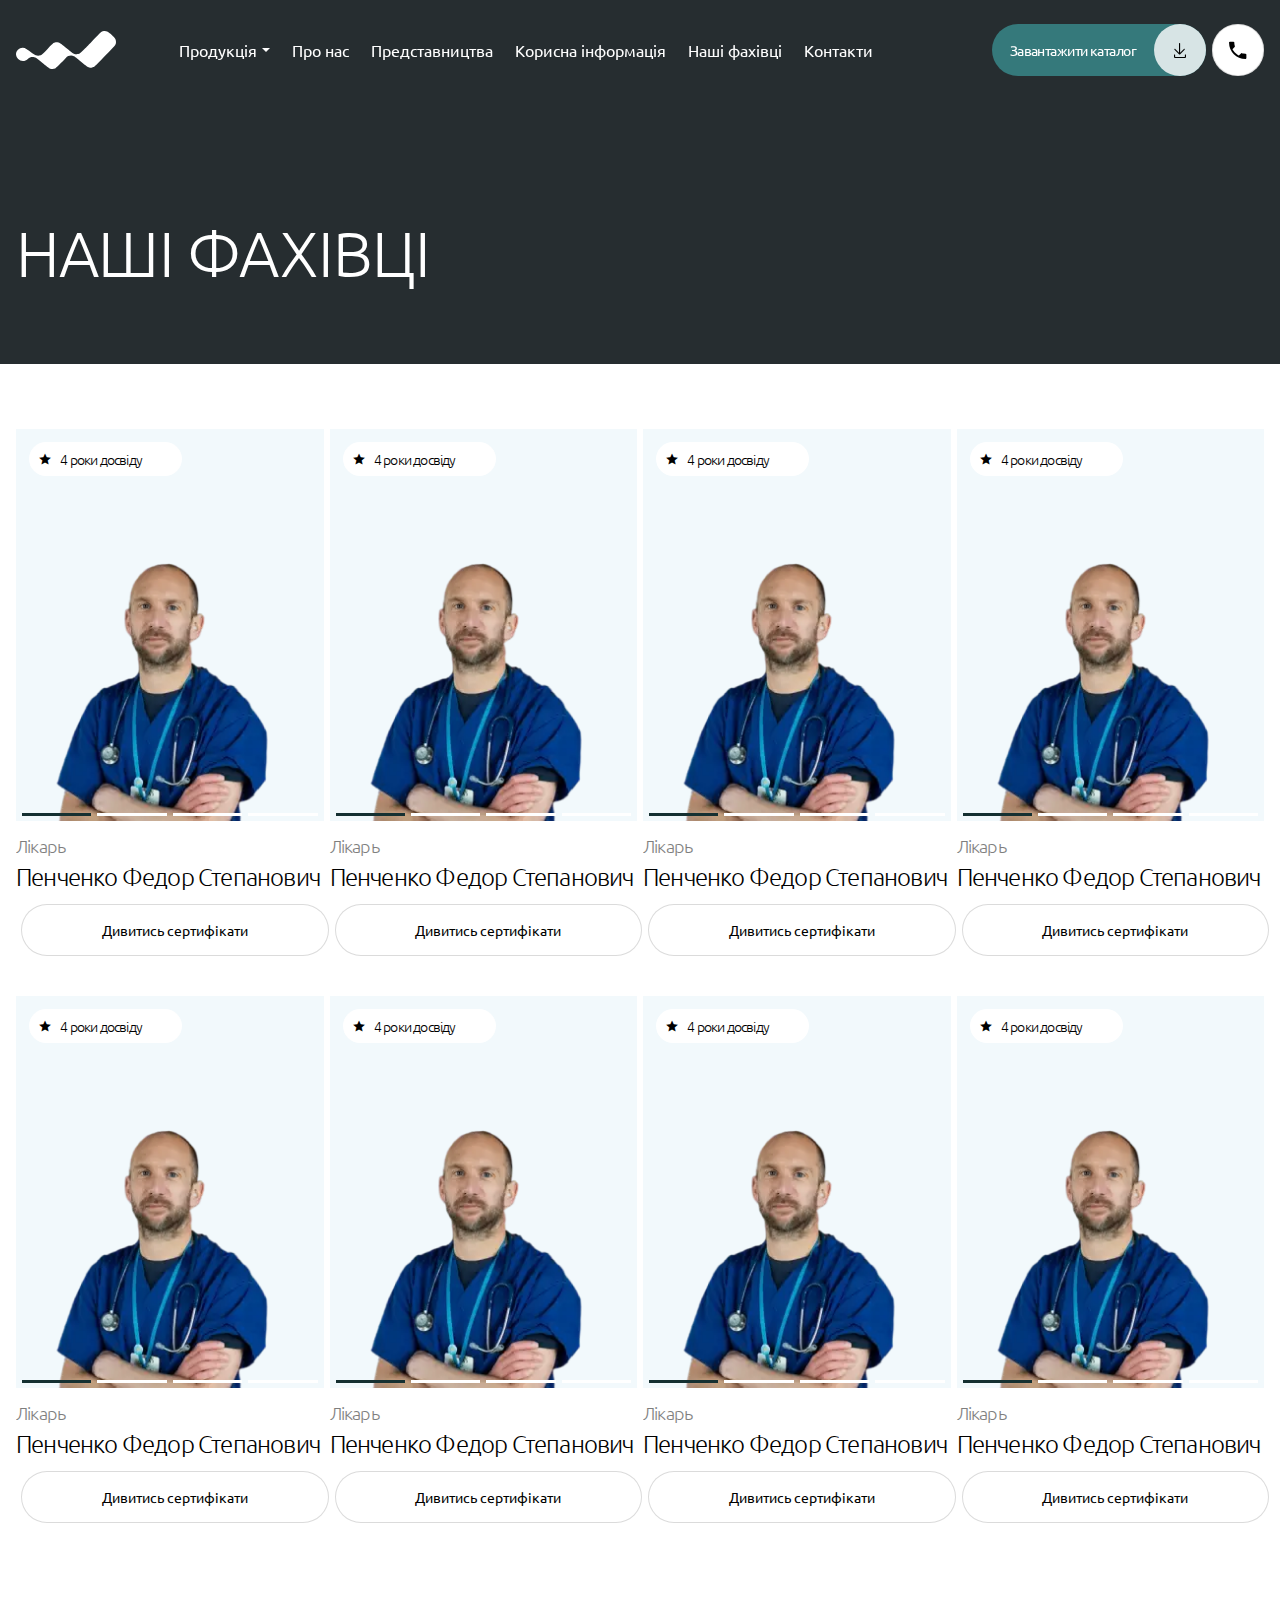
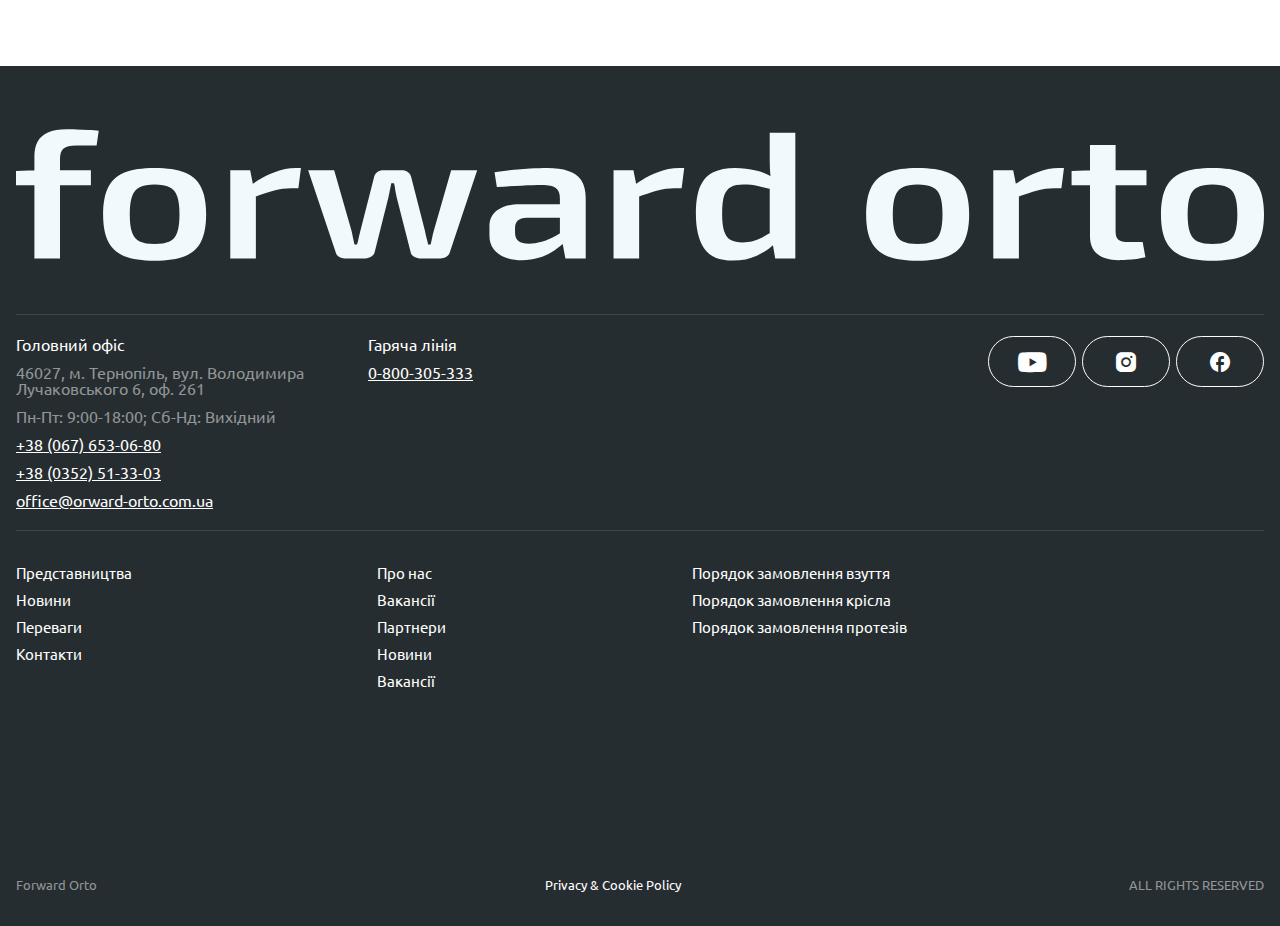
<file: specialists.html>
<!doctype html>
<html lang="en">

<head>
	<title>Наші спеціалісти</title>
	<meta charset="UTF-8">
	<meta name="format-detection" content="telephone=no">
	<!-- <style>body{opacity: 0;}</style> -->
	<link rel="stylesheet" href="css/style.min.css?_v=20240103211504">
	<link rel="shortcut icon" href="favicon.ico">
	<!-- <meta name="robots" content="noindex, nofollow"> -->
	<meta name="viewport" content="width=device-width, initial-scale=1.0">
</head>

<body>
	<div class="wrapper">
		<header data-scroll data-scroll-show="999999" class="header undefined">
			<div class="header__container">
				<div class="header__main">
					<div class="header__logo-wrapper">
						<a href="" class="header__logo header__logo--white"><img src="img/logo-white.svg" alt="" /></a>
						<a href="" class="header__logo header__logo--dark"><img src="img/logo-dark.svg" alt="" /></a>
					</div>
					<div class="header__menu menu">
						<nav class="menu__body">
							<ul class="menu__list">
								<li class="menu-item dropdown">
									<a href="#" class="dropdown__toggle">Продукція</a>
									<div class="dropdown__menu-wrapper">
										<ul class="dropdown__menu">
											<li class="dropdown__item _active">
												<a href="#" class="dropdown__link _icon-daw">Крісла колісні</a>
												<div class="dropdown__content">
													<button class="dropdown__button-close">Назад</button>
													<a href="#" class="dropdown__link-more">Усі крісла колісні</a>
													<ul class="dropdown__cards-list">
														<li class="dropdown__card card">
															<a href="#" class="card__image">
																<div class="card__image-wrapper">
																	<picture><source srcset="img/products/product-01.webp" type="image/webp"><img src="img/products/product-01.png" alt="" /></picture>
																</div>
															</a>
															<a href="#" class="card__title">Дитячі крісла</a>
														</li>
														<li class="dropdown__card card">
															<a href="#" class="card__image">
																<div class="card__image-wrapper">
																	<picture><source srcset="img/products/product-01.webp" type="image/webp"><img src="img/products/product-01.png" alt="" /></picture>
																</div>
															</a>
															<a href="#" class="card__title">Дитячі крісла</a>
														</li>
														<li class="dropdown__card card">
															<a href="#" class="card__image">
																<div class="card__image-wrapper">
																	<picture><source srcset="img/products/product-01.webp" type="image/webp"><img src="img/products/product-01.png" alt="" /></picture>
																</div>
															</a>
															<a href="#" class="card__title">Дитячі крісла</a>
														</li>
														<li class="dropdown__card card">
															<a href="#" class="card__image">
																<div class="card__image-wrapper">
																	<picture><source srcset="img/products/product-01.webp" type="image/webp"><img src="img/products/product-01.png" alt="" /></picture>
																</div>
															</a>
															<a href="#" class="card__title">Дитячі крісла</a>
														</li>
														<li class="dropdown__card card">
															<a href="#" class="card__image">
																<div class="card__image-wrapper">
																	<picture><source srcset="img/products/product-01.webp" type="image/webp"><img src="img/products/product-01.png" alt="" /></picture>
																</div>
															</a>
															<a href="#" class="card__title">Дитячі крісла</a>
														</li>
														<li class="dropdown__card card">
															<a href="#" class="card__image">
																<div class="card__image-wrapper">
																	<picture><source srcset="img/products/product-01.webp" type="image/webp"><img src="img/products/product-01.png" alt="" /></picture>
																</div>
															</a>
															<a href="#" class="card__title">Дитячі крісла</a>
														</li>
														<li class="dropdown__card card">
															<a href="#" class="card__image">
																<div class="card__image-wrapper">
																	<picture><source srcset="img/products/product-01.webp" type="image/webp"><img src="img/products/product-01.png" alt="" /></picture>
																</div>
															</a>
															<a href="#" class="card__title">Дитячі крісла</a>
														</li>
													</ul>
												</div>
											</li>
											<li class="dropdown__item">
												<a href="#" class="dropdown__link _icon-daw">Ортопедичне взуття</a>
												<div class="dropdown__content">
													<button class="dropdown__button-close">Назад</button>
													<a href="#" class="dropdown__link-more">Усі Ортопедичне взуття</a>
													<ul class="dropdown__cards-list">
														<li class="dropdown__card card">
															<a href="#" class="card__image">
																<div class="card__image-wrapper">
																	<picture><source srcset="img/products/product-01.webp" type="image/webp"><img src="img/products/product-01.png" alt="" /></picture>
																</div>
															</a>
															<a href="#" class="card__title">Дитячі крісла</a>
														</li>
														<li class="dropdown__card card">
															<a href="#" class="card__image">
																<div class="card__image-wrapper">
																	<picture><source srcset="img/products/product-01.webp" type="image/webp"><img src="img/products/product-01.png" alt="" /></picture>
																</div>
															</a>
															<a href="#" class="card__title">Дитячі крісла</a>
														</li>
														<li class="dropdown__card card">
															<a href="#" class="card__image">
																<div class="card__image-wrapper">
																	<picture><source srcset="img/products/product-01.webp" type="image/webp"><img src="img/products/product-01.png" alt="" /></picture>
																</div>
															</a>
															<a href="#" class="card__title">Дитячі крісла</a>
														</li>
													</ul>
												</div>
											</li>
											<li class="dropdown__item">
												<a href="#" class="dropdown__link _icon-daw">Протези,ортези та інше</a>
												<div class="dropdown__content">
													<button class="dropdown__button-close">Назад</button>
													<a href="#" class="dropdown__link-more">Усі Протези,ортези та інше</a>
													<ul class="dropdown__cards-list">
														<li class="dropdown__card card">
															<a href="#" class="card__image">
																<div class="card__image-wrapper">
																	<picture><source srcset="img/products/product-01.webp" type="image/webp"><img src="img/products/product-01.png" alt="" /></picture>
																</div>
															</a>
															<a href="#" class="card__title">Дитячі крісла</a>
														</li>
														<li class="dropdown__card card">
															<a href="#" class="card__image">
																<div class="card__image-wrapper">
																	<picture><source srcset="img/products/product-01.webp" type="image/webp"><img src="img/products/product-01.png" alt="" /></picture>
																</div>
															</a>
															<a href="#" class="card__title">Дитячі крісла</a>
														</li>
													</ul>
												</div>
											</li>
											<li class="dropdown__item">
												<a href="#" class="dropdown__link _icon-daw">Інші засоби реабілітації</a>
												<div class="dropdown__content">
													<button class="dropdown__button-close">Назад</button>
													<a href="#" class="dropdown__link-more">Усі засоби реабілітації</a>
													<ul class="dropdown__cards-list">
														<li class="dropdown__card card">
															<a href="#" class="card__image">
																<div class="card__image-wrapper">
																	<picture><source srcset="img/products/product-01.webp" type="image/webp"><img src="img/products/product-01.png" alt="" /></picture>
																</div>
															</a>
															<a href="#" class="card__title">Дитячі крісла</a>
														</li>
														<li class="dropdown__card card">
															<a href="#" class="card__image">
																<div class="card__image-wrapper">
																	<picture><source srcset="img/products/product-01.webp" type="image/webp"><img src="img/products/product-01.png" alt="" /></picture>
																</div>
															</a>
															<a href="#" class="card__title">Дитячі крісла</a>
														</li>
														<li class="dropdown__card card">
															<a href="#" class="card__image">
																<div class="card__image-wrapper">
																	<picture><source srcset="img/products/product-01.webp" type="image/webp"><img src="img/products/product-01.png" alt="" /></picture>
																</div>
															</a>
															<a href="#" class="card__title">Дитячі крісла</a>
														</li>
														<li class="dropdown__card card">
															<a href="#" class="card__image">
																<div class="card__image-wrapper">
																	<picture><source srcset="img/products/product-01.webp" type="image/webp"><img src="img/products/product-01.png" alt="" /></picture>
																</div>
															</a>
															<a href="#" class="card__title">Дитячі крісла</a>
														</li>
													</ul>
												</div>
											</li>
										</ul>
									</div>
								</li>
								<li class="menu-item">
									<a href="#">Про нас</a>
								</li>
								<li class="menu-item">
									<a href="#">Представництва</a>
								</li>
								<li class="menu-item">
									<a href="#">Корисна інформація</a>
								</li>
								<li class="menu-item">
									<a href="#">Наші фахівці</a>
								</li>
								<li class="menu-item">
									<a href="#">Контакти</a>
								</li>
							</ul>
						</nav>
					</div>
					<div class="header__active">
						<button type="button" class="menu__icon icon-menu"><span></span></button>
						<button data-da=".menu__body, 767.98" class="header__button button button--green">
							<span class="button__text">Завантажити каталог</span>
							<span class="_icon-download"></span>
						</button>
						<button type="button" class="header__call _icon-phone"></button>
						<div class="contacts-popup">
							<div class="contacts-popup__title">Безкоштовна гаряча лінія</div>
							<a href="tel:080023232312" class="contacts-popup__link">0 800 2323 23 1 2</a>
							<div class="contacts-popup__messengers">
								<a href="#" class="contacts-popup__messenger contacts-popup__messenger--viber"><img src="img/icons/s-viber.svg" alt="" /></a>
								<a href="#" class="contacts-popup__messenger contacts-popup__messenger--whatsapp"><img src="img/icons/s-whatsapp.svg" alt="" /></a>
								<a href="#" class="contacts-popup__messenger contacts-popup__messenger--telegram"><img src="img/icons/s-telegram.svg" alt="" /></a>
							</div>
							<div class="contacts-popup__title">Головний офіс</div>
							<ul class="contacts-popup__offices">
								<li class="contacts-popup__office">
									1 . 46027, м. Тернопіль, вул. Лучаківського, 6
									<div class="contacts-popup__contacts-office">
										<a href="tel:0676530780" class="contacts-popup__link">(067) 653-07-80</a>
										<a href="mailto:office@forward-orto.com.ua" class="contacts-popup__link">office@forward-orto.com.ua</a>
									</div>
								</li>
								<li class="contacts-popup__office">
									2 . 46009, м. Тернопіль, вул. Виговського, 26, офіс 16
									<div class="contacts-popup__contacts-office">
										<a href="tel:0676530780" class="contacts-popup__link">(067) 653-07-80</a>
										<a href="tel:0676530780" class="contacts-popup__link">(067) 653-07-80</a>
									</div>
								</li>
							</ul>
						</div>
					</div>
				</div>
			</div>
		</header>

		<main class="page-specialists">
			<section data-watch data-watch-once class="page-specialists__main-block main-page-specialists">
				<div class="main-page-specialists__container">
					<a href="#" class="main-page-specialists__link-back">Назад</a>
					<h1 class="main-page-specialists__title">Наші фахівці</h1>
				</div>
			</section>
			<div class="page-specialists__specialists">
				<div class="page-specialists__container">
					<article data-watch data-watch-once class="page-specialists__specialist specialist">
						<div class="specialist__slider swiper">
							<div class="specialist__wrapper swiper-wrapper">
								<div class="specialist__slide swiper-slide">
									<div class="specialist__image specialist__image--contain">
										<picture><source srcset="img/specialists/specialist-01.webp" type="image/webp"><img src="img/specialists/specialist-01.png" alt="" /></picture>
									</div>
								</div>
								<div class="specialist__slide swiper-slide">
									<div class="specialist__image specialist__image">
										<picture><source srcset="img/specialists/specialist-02.webp" type="image/webp"><img src="img/specialists/specialist-02.png" alt="" /></picture>
									</div>
								</div>
								<div class="specialist__slide swiper-slide">
									<div class="specialist__image specialist__image">
										<picture><source srcset="img/specialists/specialist-03.webp" type="image/webp"><img src="img/specialists/specialist-03.png" alt="" /></picture>
									</div>
								</div>
								<div class="specialist__slide swiper-slide">
									<div class="specialist__image specialist__image">
										<picture><source srcset="img/specialists/specialist-04.webp" type="image/webp"><img src="img/specialists/specialist-04.png" alt="" /></picture>
									</div>
								</div>
							</div>
							<div class="specialist__pagination"></div>
							<span class="specialist__rate _icon-star">4 роки досвіду</span>
						</div>
						<div class="specialist__info">
							<div class="specialist__position">Лікарь</div>
							<div class="specialist__name">Пенченко Федор Степанович</div>
						</div>
						<div class="specialist__certificates certificates">
							<button class="certificates__show-btn">Дивитись сертифікати</button>
							<div class="certificates__popup popup-certificates">
								<div class="popup-certificates__wrapper">
									<div class="popup-certificates__content">
										<button class="popup-certificates__close-btn"></button>
										<h3 class="popup-certificates__title">сертифікати</h3>
										<div class="popup-certificates__list">
											<div class="popup-certificates__item">
												<div class="popup-certificates__image-wrapper">
													<div class="popup-certificates__img">
														<picture><source srcset="img/specialists/certificate-01.webp" type="image/webp"><img src="img/specialists/certificate-01.jpeg" alt="" /></picture>
													</div>
												</div>
											</div>
											<div class="popup-certificates__item">
												<div class="popup-certificates__image-wrapper">
													<div class="popup-certificates__img">
														<picture><source srcset="img/specialists/certificate-02.webp" type="image/webp"><img src="img/specialists/certificate-02.jpeg" alt="" /></picture>
													</div>
												</div>
											</div>
											<div class="popup-certificates__item">
												<div class="popup-certificates__image-wrapper">
													<div class="popup-certificates__img">
														<picture><source srcset="img/specialists/certificate-03.webp" type="image/webp"><img src="img/specialists/certificate-03.jpeg" alt="" /></picture>
													</div>
												</div>
											</div>
										</div>
									</div>
								</div>
							</div>
						</div>
					</article>
					<article data-watch data-watch-once class="page-specialists__specialist specialist">
						<div class="specialist__slider swiper">
							<div class="specialist__wrapper swiper-wrapper">
								<div class="specialist__slide swiper-slide">
									<div class="specialist__image specialist__image--contain">
										<picture><source srcset="img/specialists/specialist-01.webp" type="image/webp"><img src="img/specialists/specialist-01.png" alt="" /></picture>
									</div>
								</div>
								<div class="specialist__slide swiper-slide">
									<div class="specialist__image specialist__image">
										<picture><source srcset="img/specialists/specialist-02.webp" type="image/webp"><img src="img/specialists/specialist-02.png" alt="" /></picture>
									</div>
								</div>
								<div class="specialist__slide swiper-slide">
									<div class="specialist__image specialist__image">
										<picture><source srcset="img/specialists/specialist-03.webp" type="image/webp"><img src="img/specialists/specialist-03.png" alt="" /></picture>
									</div>
								</div>
								<div class="specialist__slide swiper-slide">
									<div class="specialist__image specialist__image">
										<picture><source srcset="img/specialists/specialist-04.webp" type="image/webp"><img src="img/specialists/specialist-04.png" alt="" /></picture>
									</div>
								</div>
							</div>
							<div class="specialist__pagination"></div>
							<span class="specialist__rate _icon-star">4 роки досвіду</span>
						</div>
						<div class="specialist__info">
							<div class="specialist__position">Лікарь</div>
							<div class="specialist__name">Пенченко Федор Степанович</div>
						</div>
						<div class="specialist__certificates certificates">
							<button class="certificates__show-btn">Дивитись сертифікати</button>
							<div class="certificates__popup popup-certificates">
								<div class="popup-certificates__wrapper">
									<div class="popup-certificates__content">
										<button class="popup-certificates__close-btn"></button>
										<h3 class="popup-certificates__title">сертифікати</h3>
										<div class="popup-certificates__list">
											<div class="popup-certificates__item">
												<div class="popup-certificates__image-wrapper">
													<div class="popup-certificates__img">
														<picture><source srcset="img/specialists/certificate-01.webp" type="image/webp"><img src="img/specialists/certificate-01.jpeg" alt="" /></picture>
													</div>
												</div>
											</div>
											<div class="popup-certificates__item">
												<div class="popup-certificates__image-wrapper">
													<div class="popup-certificates__img">
														<picture><source srcset="img/specialists/certificate-02.webp" type="image/webp"><img src="img/specialists/certificate-02.jpeg" alt="" /></picture>
													</div>
												</div>
											</div>
											<div class="popup-certificates__item">
												<div class="popup-certificates__image-wrapper">
													<div class="popup-certificates__img">
														<picture><source srcset="img/specialists/certificate-03.webp" type="image/webp"><img src="img/specialists/certificate-03.jpeg" alt="" /></picture>
													</div>
												</div>
											</div>
										</div>
									</div>
								</div>
							</div>
						</div>
					</article>
					<article data-watch data-watch-once class="page-specialists__specialist specialist">
						<div class="specialist__slider swiper">
							<div class="specialist__wrapper swiper-wrapper">
								<div class="specialist__slide swiper-slide">
									<div class="specialist__image specialist__image--contain">
										<picture><source srcset="img/specialists/specialist-01.webp" type="image/webp"><img src="img/specialists/specialist-01.png" alt="" /></picture>
									</div>
								</div>
								<div class="specialist__slide swiper-slide">
									<div class="specialist__image specialist__image">
										<picture><source srcset="img/specialists/specialist-02.webp" type="image/webp"><img src="img/specialists/specialist-02.png" alt="" /></picture>
									</div>
								</div>
								<div class="specialist__slide swiper-slide">
									<div class="specialist__image specialist__image">
										<picture><source srcset="img/specialists/specialist-03.webp" type="image/webp"><img src="img/specialists/specialist-03.png" alt="" /></picture>
									</div>
								</div>
								<div class="specialist__slide swiper-slide">
									<div class="specialist__image specialist__image">
										<picture><source srcset="img/specialists/specialist-04.webp" type="image/webp"><img src="img/specialists/specialist-04.png" alt="" /></picture>
									</div>
								</div>
							</div>
							<div class="specialist__pagination"></div>
							<span class="specialist__rate _icon-star">4 роки досвіду</span>
						</div>
						<div class="specialist__info">
							<div class="specialist__position">Лікарь</div>
							<div class="specialist__name">Пенченко Федор Степанович</div>
						</div>
						<div class="specialist__certificates certificates">
							<button class="certificates__show-btn">Дивитись сертифікати</button>
							<div class="certificates__popup popup-certificates">
								<div class="popup-certificates__wrapper">
									<div class="popup-certificates__content">
										<button class="popup-certificates__close-btn"></button>
										<h3 class="popup-certificates__title">сертифікати</h3>
										<div class="popup-certificates__list">
											<div class="popup-certificates__item">
												<div class="popup-certificates__image-wrapper">
													<div class="popup-certificates__img">
														<picture><source srcset="img/specialists/certificate-01.webp" type="image/webp"><img src="img/specialists/certificate-01.jpeg" alt="" /></picture>
													</div>
												</div>
											</div>
											<div class="popup-certificates__item">
												<div class="popup-certificates__image-wrapper">
													<div class="popup-certificates__img">
														<picture><source srcset="img/specialists/certificate-02.webp" type="image/webp"><img src="img/specialists/certificate-02.jpeg" alt="" /></picture>
													</div>
												</div>
											</div>
											<div class="popup-certificates__item">
												<div class="popup-certificates__image-wrapper">
													<div class="popup-certificates__img">
														<picture><source srcset="img/specialists/certificate-03.webp" type="image/webp"><img src="img/specialists/certificate-03.jpeg" alt="" /></picture>
													</div>
												</div>
											</div>
										</div>
									</div>
								</div>
							</div>
						</div>
					</article>
					<article data-watch data-watch-once class="page-specialists__specialist specialist">
						<div class="specialist__slider swiper">
							<div class="specialist__wrapper swiper-wrapper">
								<div class="specialist__slide swiper-slide">
									<div class="specialist__image specialist__image--contain">
										<picture><source srcset="img/specialists/specialist-01.webp" type="image/webp"><img src="img/specialists/specialist-01.png" alt="" /></picture>
									</div>
								</div>
								<div class="specialist__slide swiper-slide">
									<div class="specialist__image specialist__image">
										<picture><source srcset="img/specialists/specialist-02.webp" type="image/webp"><img src="img/specialists/specialist-02.png" alt="" /></picture>
									</div>
								</div>
								<div class="specialist__slide swiper-slide">
									<div class="specialist__image specialist__image">
										<picture><source srcset="img/specialists/specialist-03.webp" type="image/webp"><img src="img/specialists/specialist-03.png" alt="" /></picture>
									</div>
								</div>
								<div class="specialist__slide swiper-slide">
									<div class="specialist__image specialist__image">
										<picture><source srcset="img/specialists/specialist-04.webp" type="image/webp"><img src="img/specialists/specialist-04.png" alt="" /></picture>
									</div>
								</div>
							</div>
							<div class="specialist__pagination"></div>
							<span class="specialist__rate _icon-star">4 роки досвіду</span>
						</div>
						<div class="specialist__info">
							<div class="specialist__position">Лікарь</div>
							<div class="specialist__name">Пенченко Федор Степанович</div>
						</div>
						<div class="specialist__certificates certificates">
							<button class="certificates__show-btn">Дивитись сертифікати</button>
							<div class="certificates__popup popup-certificates">
								<div class="popup-certificates__wrapper">
									<div class="popup-certificates__content">
										<button class="popup-certificates__close-btn"></button>
										<h3 class="popup-certificates__title">сертифікати</h3>
										<div class="popup-certificates__list">
											<div class="popup-certificates__item">
												<div class="popup-certificates__image-wrapper">
													<div class="popup-certificates__img">
														<picture><source srcset="img/specialists/certificate-01.webp" type="image/webp"><img src="img/specialists/certificate-01.jpeg" alt="" /></picture>
													</div>
												</div>
											</div>
											<div class="popup-certificates__item">
												<div class="popup-certificates__image-wrapper">
													<div class="popup-certificates__img">
														<picture><source srcset="img/specialists/certificate-02.webp" type="image/webp"><img src="img/specialists/certificate-02.jpeg" alt="" /></picture>
													</div>
												</div>
											</div>
											<div class="popup-certificates__item">
												<div class="popup-certificates__image-wrapper">
													<div class="popup-certificates__img">
														<picture><source srcset="img/specialists/certificate-03.webp" type="image/webp"><img src="img/specialists/certificate-03.jpeg" alt="" /></picture>
													</div>
												</div>
											</div>
										</div>
									</div>
								</div>
							</div>
						</div>
					</article>
					<article data-watch data-watch-once class="page-specialists__specialist specialist">
						<div class="specialist__slider swiper">
							<div class="specialist__wrapper swiper-wrapper">
								<div class="specialist__slide swiper-slide">
									<div class="specialist__image specialist__image--contain">
										<picture><source srcset="img/specialists/specialist-01.webp" type="image/webp"><img src="img/specialists/specialist-01.png" alt="" /></picture>
									</div>
								</div>
								<div class="specialist__slide swiper-slide">
									<div class="specialist__image specialist__image">
										<picture><source srcset="img/specialists/specialist-02.webp" type="image/webp"><img src="img/specialists/specialist-02.png" alt="" /></picture>
									</div>
								</div>
								<div class="specialist__slide swiper-slide">
									<div class="specialist__image specialist__image">
										<picture><source srcset="img/specialists/specialist-03.webp" type="image/webp"><img src="img/specialists/specialist-03.png" alt="" /></picture>
									</div>
								</div>
								<div class="specialist__slide swiper-slide">
									<div class="specialist__image specialist__image">
										<picture><source srcset="img/specialists/specialist-04.webp" type="image/webp"><img src="img/specialists/specialist-04.png" alt="" /></picture>
									</div>
								</div>
							</div>
							<div class="specialist__pagination"></div>
							<span class="specialist__rate _icon-star">4 роки досвіду</span>
						</div>
						<div class="specialist__info">
							<div class="specialist__position">Лікарь</div>
							<div class="specialist__name">Пенченко Федор Степанович</div>
						</div>
						<div class="specialist__certificates certificates">
							<button class="certificates__show-btn">Дивитись сертифікати</button>
							<div class="certificates__popup popup-certificates">
								<div class="popup-certificates__wrapper">
									<div class="popup-certificates__content">
										<button class="popup-certificates__close-btn"></button>
										<h3 class="popup-certificates__title">сертифікати</h3>
										<div class="popup-certificates__list">
											<div class="popup-certificates__item">
												<div class="popup-certificates__image-wrapper">
													<div class="popup-certificates__img">
														<picture><source srcset="img/specialists/certificate-01.webp" type="image/webp"><img src="img/specialists/certificate-01.jpeg" alt="" /></picture>
													</div>
												</div>
											</div>
											<div class="popup-certificates__item">
												<div class="popup-certificates__image-wrapper">
													<div class="popup-certificates__img">
														<picture><source srcset="img/specialists/certificate-02.webp" type="image/webp"><img src="img/specialists/certificate-02.jpeg" alt="" /></picture>
													</div>
												</div>
											</div>
											<div class="popup-certificates__item">
												<div class="popup-certificates__image-wrapper">
													<div class="popup-certificates__img">
														<picture><source srcset="img/specialists/certificate-03.webp" type="image/webp"><img src="img/specialists/certificate-03.jpeg" alt="" /></picture>
													</div>
												</div>
											</div>
										</div>
									</div>
								</div>
							</div>
						</div>
					</article>
					<article data-watch data-watch-once class="page-specialists__specialist specialist">
						<div class="specialist__slider swiper">
							<div class="specialist__wrapper swiper-wrapper">
								<div class="specialist__slide swiper-slide">
									<div class="specialist__image specialist__image--contain">
										<picture><source srcset="img/specialists/specialist-01.webp" type="image/webp"><img src="img/specialists/specialist-01.png" alt="" /></picture>
									</div>
								</div>
								<div class="specialist__slide swiper-slide">
									<div class="specialist__image specialist__image">
										<picture><source srcset="img/specialists/specialist-02.webp" type="image/webp"><img src="img/specialists/specialist-02.png" alt="" /></picture>
									</div>
								</div>
								<div class="specialist__slide swiper-slide">
									<div class="specialist__image specialist__image">
										<picture><source srcset="img/specialists/specialist-03.webp" type="image/webp"><img src="img/specialists/specialist-03.png" alt="" /></picture>
									</div>
								</div>
								<div class="specialist__slide swiper-slide">
									<div class="specialist__image specialist__image">
										<picture><source srcset="img/specialists/specialist-04.webp" type="image/webp"><img src="img/specialists/specialist-04.png" alt="" /></picture>
									</div>
								</div>
							</div>
							<div class="specialist__pagination"></div>
							<span class="specialist__rate _icon-star">4 роки досвіду</span>
						</div>
						<div class="specialist__info">
							<div class="specialist__position">Лікарь</div>
							<div class="specialist__name">Пенченко Федор Степанович</div>
						</div>
						<div class="specialist__certificates certificates">
							<button class="certificates__show-btn">Дивитись сертифікати</button>
							<div class="certificates__popup popup-certificates">
								<div class="popup-certificates__wrapper">
									<div class="popup-certificates__content">
										<button class="popup-certificates__close-btn"></button>
										<h3 class="popup-certificates__title">сертифікати</h3>
										<div class="popup-certificates__list">
											<div class="popup-certificates__item">
												<div class="popup-certificates__image-wrapper">
													<div class="popup-certificates__img">
														<picture><source srcset="img/specialists/certificate-01.webp" type="image/webp"><img src="img/specialists/certificate-01.jpeg" alt="" /></picture>
													</div>
												</div>
											</div>
											<div class="popup-certificates__item">
												<div class="popup-certificates__image-wrapper">
													<div class="popup-certificates__img">
														<picture><source srcset="img/specialists/certificate-02.webp" type="image/webp"><img src="img/specialists/certificate-02.jpeg" alt="" /></picture>
													</div>
												</div>
											</div>
											<div class="popup-certificates__item">
												<div class="popup-certificates__image-wrapper">
													<div class="popup-certificates__img">
														<picture><source srcset="img/specialists/certificate-03.webp" type="image/webp"><img src="img/specialists/certificate-03.jpeg" alt="" /></picture>
													</div>
												</div>
											</div>
										</div>
									</div>
								</div>
							</div>
						</div>
					</article>
					<article data-watch data-watch-once class="page-specialists__specialist specialist">
						<div class="specialist__slider swiper">
							<div class="specialist__wrapper swiper-wrapper">
								<div class="specialist__slide swiper-slide">
									<div class="specialist__image specialist__image--contain">
										<picture><source srcset="img/specialists/specialist-01.webp" type="image/webp"><img src="img/specialists/specialist-01.png" alt="" /></picture>
									</div>
								</div>
								<div class="specialist__slide swiper-slide">
									<div class="specialist__image specialist__image">
										<picture><source srcset="img/specialists/specialist-02.webp" type="image/webp"><img src="img/specialists/specialist-02.png" alt="" /></picture>
									</div>
								</div>
								<div class="specialist__slide swiper-slide">
									<div class="specialist__image specialist__image">
										<picture><source srcset="img/specialists/specialist-03.webp" type="image/webp"><img src="img/specialists/specialist-03.png" alt="" /></picture>
									</div>
								</div>
								<div class="specialist__slide swiper-slide">
									<div class="specialist__image specialist__image">
										<picture><source srcset="img/specialists/specialist-04.webp" type="image/webp"><img src="img/specialists/specialist-04.png" alt="" /></picture>
									</div>
								</div>
							</div>
							<div class="specialist__pagination"></div>
							<span class="specialist__rate _icon-star">4 роки досвіду</span>
						</div>
						<div class="specialist__info">
							<div class="specialist__position">Лікарь</div>
							<div class="specialist__name">Пенченко Федор Степанович</div>
						</div>
						<div class="specialist__certificates certificates">
							<button class="certificates__show-btn">Дивитись сертифікати</button>
							<div class="certificates__popup popup-certificates">
								<div class="popup-certificates__wrapper">
									<div class="popup-certificates__content">
										<button class="popup-certificates__close-btn"></button>
										<h3 class="popup-certificates__title">сертифікати</h3>
										<div class="popup-certificates__list">
											<div class="popup-certificates__item">
												<div class="popup-certificates__image-wrapper">
													<div class="popup-certificates__img">
														<picture><source srcset="img/specialists/certificate-01.webp" type="image/webp"><img src="img/specialists/certificate-01.jpeg" alt="" /></picture>
													</div>
												</div>
											</div>
											<div class="popup-certificates__item">
												<div class="popup-certificates__image-wrapper">
													<div class="popup-certificates__img">
														<picture><source srcset="img/specialists/certificate-02.webp" type="image/webp"><img src="img/specialists/certificate-02.jpeg" alt="" /></picture>
													</div>
												</div>
											</div>
											<div class="popup-certificates__item">
												<div class="popup-certificates__image-wrapper">
													<div class="popup-certificates__img">
														<picture><source srcset="img/specialists/certificate-03.webp" type="image/webp"><img src="img/specialists/certificate-03.jpeg" alt="" /></picture>
													</div>
												</div>
											</div>
										</div>
									</div>
								</div>
							</div>
						</div>
					</article>
					<article data-watch data-watch-once class="page-specialists__specialist specialist">
						<div class="specialist__slider swiper">
							<div class="specialist__wrapper swiper-wrapper">
								<div class="specialist__slide swiper-slide">
									<div class="specialist__image specialist__image--contain">
										<picture><source srcset="img/specialists/specialist-01.webp" type="image/webp"><img src="img/specialists/specialist-01.png" alt="" /></picture>
									</div>
								</div>
								<div class="specialist__slide swiper-slide">
									<div class="specialist__image specialist__image">
										<picture><source srcset="img/specialists/specialist-02.webp" type="image/webp"><img src="img/specialists/specialist-02.png" alt="" /></picture>
									</div>
								</div>
								<div class="specialist__slide swiper-slide">
									<div class="specialist__image specialist__image">
										<picture><source srcset="img/specialists/specialist-03.webp" type="image/webp"><img src="img/specialists/specialist-03.png" alt="" /></picture>
									</div>
								</div>
								<div class="specialist__slide swiper-slide">
									<div class="specialist__image specialist__image">
										<picture><source srcset="img/specialists/specialist-04.webp" type="image/webp"><img src="img/specialists/specialist-04.png" alt="" /></picture>
									</div>
								</div>
							</div>
							<div class="specialist__pagination"></div>
							<span class="specialist__rate _icon-star">4 роки досвіду</span>
						</div>
						<div class="specialist__info">
							<div class="specialist__position">Лікарь</div>
							<div class="specialist__name">Пенченко Федор Степанович</div>
						</div>
						<div class="specialist__certificates certificates">
							<button class="certificates__show-btn">Дивитись сертифікати</button>
							<div class="certificates__popup popup-certificates">
								<div class="popup-certificates__wrapper">
									<div class="popup-certificates__content">
										<button class="popup-certificates__close-btn"></button>
										<h3 class="popup-certificates__title">сертифікати</h3>
										<div class="popup-certificates__list">
											<div class="popup-certificates__item">
												<div class="popup-certificates__image-wrapper">
													<div class="popup-certificates__img">
														<picture><source srcset="img/specialists/certificate-01.webp" type="image/webp"><img src="img/specialists/certificate-01.jpeg" alt="" /></picture>
													</div>
												</div>
											</div>
											<div class="popup-certificates__item">
												<div class="popup-certificates__image-wrapper">
													<div class="popup-certificates__img">
														<picture><source srcset="img/specialists/certificate-02.webp" type="image/webp"><img src="img/specialists/certificate-02.jpeg" alt="" /></picture>
													</div>
												</div>
											</div>
											<div class="popup-certificates__item">
												<div class="popup-certificates__image-wrapper">
													<div class="popup-certificates__img">
														<picture><source srcset="img/specialists/certificate-03.webp" type="image/webp"><img src="img/specialists/certificate-03.jpeg" alt="" /></picture>
													</div>
												</div>
											</div>
										</div>
									</div>
								</div>
							</div>
						</div>
					</article>
				</div>
			</div>
		</main>
		<footer class="footer">
			<div class="footer__container">
				<div class="footer__top">
					<img src="img/footer-text.svg" alt="">
				</div>
				<div class="footer__contacts contacts-footer">
					<div class="contacts-footer__left">
						<div class="contacts-footer__column">
							<div class="contacts-footer__label">Головний офіс</div>
							<div class="contacts-footer__text">46027, м. Тернопіль,
								вул. Володимира Лучаковського 6, оф. 261</div>
							<div class="contacts-footer__text">Пн-Пт: 9:00-18:00; Сб-Нд: Вихідний</div>
							<a href="tel:+380676530680" class="contacts-footer__link">+38 (067) 653-06-80 </a>
							<a href="tel:+380352513303" class="contacts-footer__link">+38 (0352) 51-33-03</a>
							<a href="mailto:office@orward-orto.com.ua" class="contacts-footer__link">office@orward-orto.com.ua</a>
						</div>
						<div class="contacts-footer__column">
							<div class="contacts-footer__label contacts-footer__label-white">Гаряча лінія</div>
							<a href="tel:0800305333" class="contacts-footer__link">0-800-305-333</a>
						</div>
					</div>
					<div class="contacts-footer__right">
						<div class="contacts-footer__socials">
							<a href="#" class="contacts-footer__social _icon-s-youtube"></a>
							<a href="#" class="contacts-footer__social _icon-s-insta"></a>
							<a href="#" class="contacts-footer__social _icon-s-facebook"></a>
						</div>
					</div>
				</div>
				<nav class="footer__nav nav-footer">
					<div class="nav-footer__column">
						<a href="#" class="nav-footer__link">Представництва</a>
						<a href="#" class="nav-footer__link">Новини</a>
						<a href="#" class="nav-footer__link">Переваги</a>
						<a href="#" class="nav-footer__link">Контакти</a>
					</div>
					<div class="nav-footer__column">
						<a href="#" class="nav-footer__link">Про нас</a>
						<a href="#" class="nav-footer__link">Вакансії</a>
						<a href="#" class="nav-footer__link">Партнери</a>
						<a href="#" class="nav-footer__link">Новини</a>
						<a href="#" class="nav-footer__link">Вакансії</a>
					</div>
					<div class="nav-footer__column">
						<a href="#" class="nav-footer__link">Порядок замовлення взуття</a>
						<a href="#" class="nav-footer__link">Порядок замовлення крісла</a>
						<a href="#" class="nav-footer__link">Порядок замовлення протезів</a>
					</div>
				</nav>
				<div data-watch data-watch-margin="25px" class="footer__bottom">
					<button data-goto=".wrapper" class="footer-button-top _icon-daw"></button>
					<div class="footer__company-name">Forward Orto</div>
					<a href="#" class="footer__link">Privacy & Cookie Policy</a>
					<div class="footer__reserved">ALL RIGHTS RESERVED</div>
				</div>
			</div>
		</footer>
	</div>
	<div id="popup-vacancies" aria-hidden="true" class="popup popup-product">
		<div class="popup__wrapper">
			<div class="popup__content">
				<button data-close type="button" class="popup__close"></button>
				<div class="popup__text">
					<form action="#" class="popup__form form-popup">
						<div class="form-popup__item item-form-popup">
							Імʼя
							<input type="text" name="Імʼя" placeholder="Вкажіть ваше імʼя" class="item-form-popup__input input" />
						</div>
						<div class="form-popup__item item-form-popup">
							Номер телeфону
							<input type="tel" name="Телефон" placeholder="+38 ( _ _ _ ) - _ _ _ - _ _ - _ _" class="item-form-popup__input input" />
						</div>
						<div class="form-popup__item item-form-popup">
							Електронна пошта
							<input type="email" name="Телефон" placeholder="example@mail.com" class="item-form-popup__input input" />
						</div>
						<div class="form-popup__file-wrapper file-wrapper">
							<label class="file-wrapper__button _icon-clip">
								<input class="file-wrapper__input" type="file" /><span class="file-wrapper__text">Прикріпити резюме</span></label>
							<span class="file-wrapper__file-name">Имя файла</span>
						</div>
						<button class="form-popup__button" type="submit">Надіслати</button>
					</form>
				</div>
			</div>
		</div>
	</div>
	<script src="js/app.min.js?_v=20240103211504"></script>
</body>

</html>
</file>
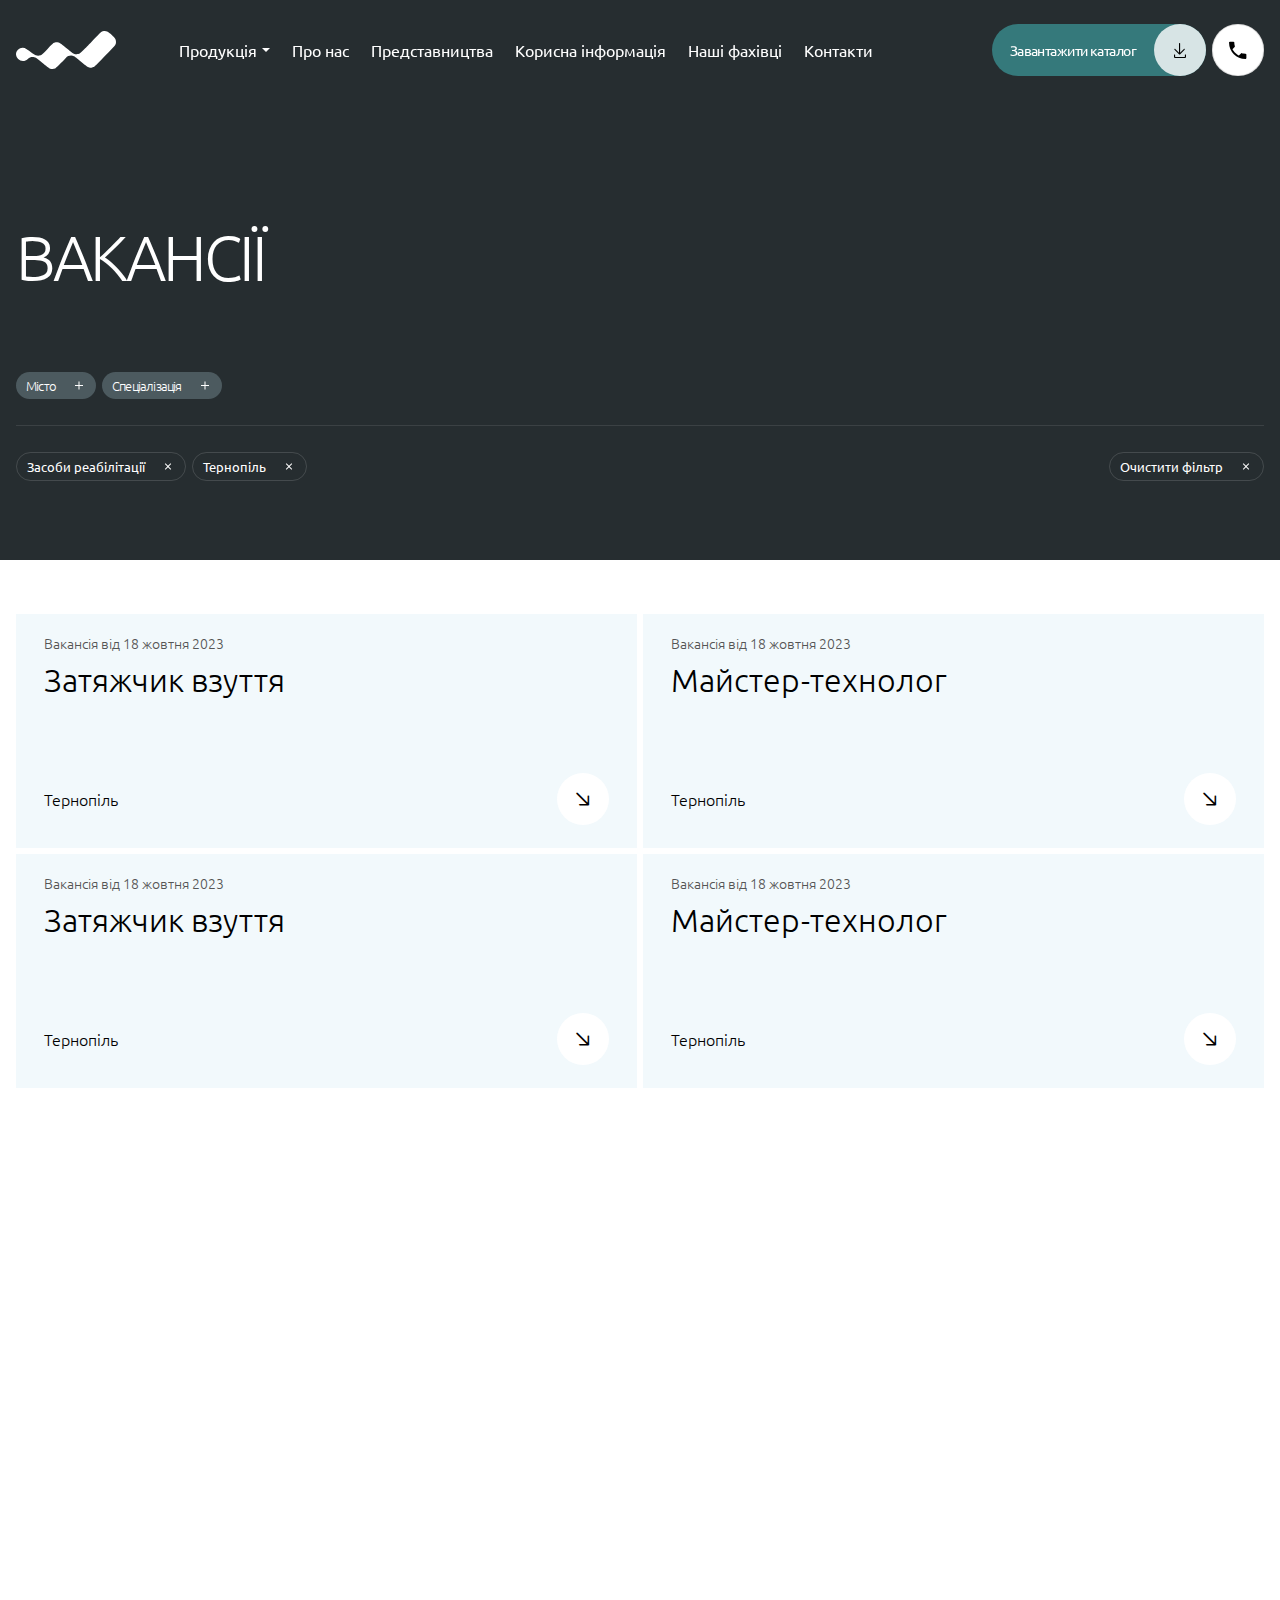
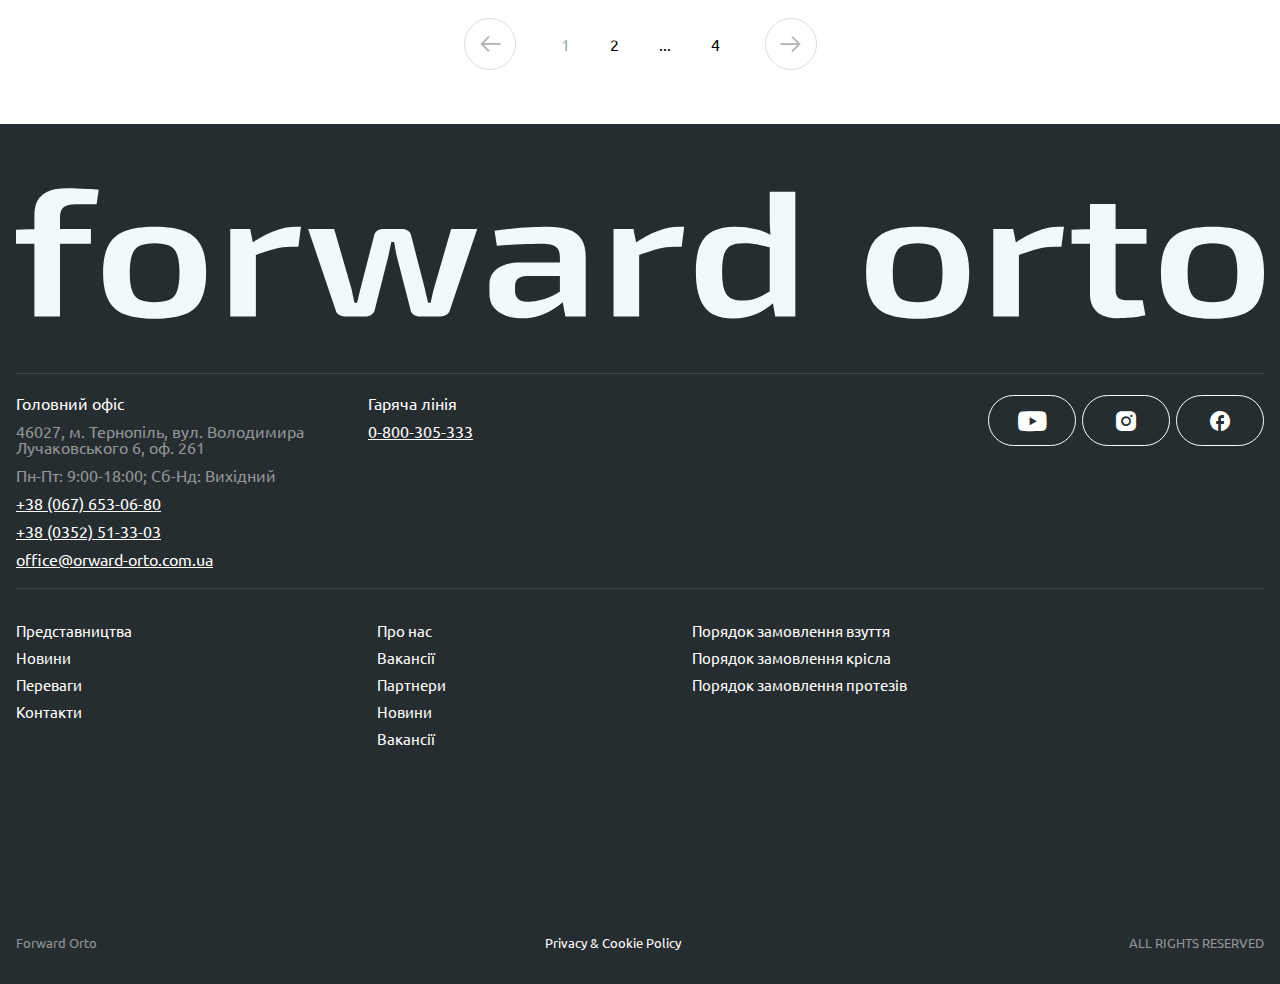
<file: vacancies.html>
<!doctype html>
<html lang="en">

<head>
	<title>Вакансії</title>
	<meta charset="UTF-8">
	<meta name="format-detection" content="telephone=no">
	<!-- <style>body{opacity: 0;}</style> -->
	<link rel="stylesheet" href="css/style.min.css?_v=20240103211504">
	<link rel="shortcut icon" href="favicon.ico">
	<!-- <meta name="robots" content="noindex, nofollow"> -->
	<meta name="viewport" content="width=device-width, initial-scale=1.0">
</head>

<body>
	<div class="wrapper">
		<header data-scroll data-scroll-show="999999" class="header undefined">
			<div class="header__container">
				<div class="header__main">
					<div class="header__logo-wrapper">
						<a href="" class="header__logo header__logo--white"><img src="img/logo-white.svg" alt="" /></a>
						<a href="" class="header__logo header__logo--dark"><img src="img/logo-dark.svg" alt="" /></a>
					</div>
					<div class="header__menu menu">
						<nav class="menu__body">
							<ul class="menu__list">
								<li class="menu-item dropdown">
									<a href="#" class="dropdown__toggle">Продукція</a>
									<div class="dropdown__menu-wrapper">
										<ul class="dropdown__menu">
											<li class="dropdown__item _active">
												<a href="#" class="dropdown__link _icon-daw">Крісла колісні</a>
												<div class="dropdown__content">
													<button class="dropdown__button-close">Назад</button>
													<a href="#" class="dropdown__link-more">Усі крісла колісні</a>
													<ul class="dropdown__cards-list">
														<li class="dropdown__card card">
															<a href="#" class="card__image">
																<div class="card__image-wrapper">
																	<picture><source srcset="img/products/product-01.webp" type="image/webp"><img src="img/products/product-01.png" alt="" /></picture>
																</div>
															</a>
															<a href="#" class="card__title">Дитячі крісла</a>
														</li>
														<li class="dropdown__card card">
															<a href="#" class="card__image">
																<div class="card__image-wrapper">
																	<picture><source srcset="img/products/product-01.webp" type="image/webp"><img src="img/products/product-01.png" alt="" /></picture>
																</div>
															</a>
															<a href="#" class="card__title">Дитячі крісла</a>
														</li>
														<li class="dropdown__card card">
															<a href="#" class="card__image">
																<div class="card__image-wrapper">
																	<picture><source srcset="img/products/product-01.webp" type="image/webp"><img src="img/products/product-01.png" alt="" /></picture>
																</div>
															</a>
															<a href="#" class="card__title">Дитячі крісла</a>
														</li>
														<li class="dropdown__card card">
															<a href="#" class="card__image">
																<div class="card__image-wrapper">
																	<picture><source srcset="img/products/product-01.webp" type="image/webp"><img src="img/products/product-01.png" alt="" /></picture>
																</div>
															</a>
															<a href="#" class="card__title">Дитячі крісла</a>
														</li>
														<li class="dropdown__card card">
															<a href="#" class="card__image">
																<div class="card__image-wrapper">
																	<picture><source srcset="img/products/product-01.webp" type="image/webp"><img src="img/products/product-01.png" alt="" /></picture>
																</div>
															</a>
															<a href="#" class="card__title">Дитячі крісла</a>
														</li>
														<li class="dropdown__card card">
															<a href="#" class="card__image">
																<div class="card__image-wrapper">
																	<picture><source srcset="img/products/product-01.webp" type="image/webp"><img src="img/products/product-01.png" alt="" /></picture>
																</div>
															</a>
															<a href="#" class="card__title">Дитячі крісла</a>
														</li>
														<li class="dropdown__card card">
															<a href="#" class="card__image">
																<div class="card__image-wrapper">
																	<picture><source srcset="img/products/product-01.webp" type="image/webp"><img src="img/products/product-01.png" alt="" /></picture>
																</div>
															</a>
															<a href="#" class="card__title">Дитячі крісла</a>
														</li>
													</ul>
												</div>
											</li>
											<li class="dropdown__item">
												<a href="#" class="dropdown__link _icon-daw">Ортопедичне взуття</a>
												<div class="dropdown__content">
													<button class="dropdown__button-close">Назад</button>
													<a href="#" class="dropdown__link-more">Усі Ортопедичне взуття</a>
													<ul class="dropdown__cards-list">
														<li class="dropdown__card card">
															<a href="#" class="card__image">
																<div class="card__image-wrapper">
																	<picture><source srcset="img/products/product-01.webp" type="image/webp"><img src="img/products/product-01.png" alt="" /></picture>
																</div>
															</a>
															<a href="#" class="card__title">Дитячі крісла</a>
														</li>
														<li class="dropdown__card card">
															<a href="#" class="card__image">
																<div class="card__image-wrapper">
																	<picture><source srcset="img/products/product-01.webp" type="image/webp"><img src="img/products/product-01.png" alt="" /></picture>
																</div>
															</a>
															<a href="#" class="card__title">Дитячі крісла</a>
														</li>
														<li class="dropdown__card card">
															<a href="#" class="card__image">
																<div class="card__image-wrapper">
																	<picture><source srcset="img/products/product-01.webp" type="image/webp"><img src="img/products/product-01.png" alt="" /></picture>
																</div>
															</a>
															<a href="#" class="card__title">Дитячі крісла</a>
														</li>
													</ul>
												</div>
											</li>
											<li class="dropdown__item">
												<a href="#" class="dropdown__link _icon-daw">Протези,ортези та інше</a>
												<div class="dropdown__content">
													<button class="dropdown__button-close">Назад</button>
													<a href="#" class="dropdown__link-more">Усі Протези,ортези та інше</a>
													<ul class="dropdown__cards-list">
														<li class="dropdown__card card">
															<a href="#" class="card__image">
																<div class="card__image-wrapper">
																	<picture><source srcset="img/products/product-01.webp" type="image/webp"><img src="img/products/product-01.png" alt="" /></picture>
																</div>
															</a>
															<a href="#" class="card__title">Дитячі крісла</a>
														</li>
														<li class="dropdown__card card">
															<a href="#" class="card__image">
																<div class="card__image-wrapper">
																	<picture><source srcset="img/products/product-01.webp" type="image/webp"><img src="img/products/product-01.png" alt="" /></picture>
																</div>
															</a>
															<a href="#" class="card__title">Дитячі крісла</a>
														</li>
													</ul>
												</div>
											</li>
											<li class="dropdown__item">
												<a href="#" class="dropdown__link _icon-daw">Інші засоби реабілітації</a>
												<div class="dropdown__content">
													<button class="dropdown__button-close">Назад</button>
													<a href="#" class="dropdown__link-more">Усі засоби реабілітації</a>
													<ul class="dropdown__cards-list">
														<li class="dropdown__card card">
															<a href="#" class="card__image">
																<div class="card__image-wrapper">
																	<picture><source srcset="img/products/product-01.webp" type="image/webp"><img src="img/products/product-01.png" alt="" /></picture>
																</div>
															</a>
															<a href="#" class="card__title">Дитячі крісла</a>
														</li>
														<li class="dropdown__card card">
															<a href="#" class="card__image">
																<div class="card__image-wrapper">
																	<picture><source srcset="img/products/product-01.webp" type="image/webp"><img src="img/products/product-01.png" alt="" /></picture>
																</div>
															</a>
															<a href="#" class="card__title">Дитячі крісла</a>
														</li>
														<li class="dropdown__card card">
															<a href="#" class="card__image">
																<div class="card__image-wrapper">
																	<picture><source srcset="img/products/product-01.webp" type="image/webp"><img src="img/products/product-01.png" alt="" /></picture>
																</div>
															</a>
															<a href="#" class="card__title">Дитячі крісла</a>
														</li>
														<li class="dropdown__card card">
															<a href="#" class="card__image">
																<div class="card__image-wrapper">
																	<picture><source srcset="img/products/product-01.webp" type="image/webp"><img src="img/products/product-01.png" alt="" /></picture>
																</div>
															</a>
															<a href="#" class="card__title">Дитячі крісла</a>
														</li>
													</ul>
												</div>
											</li>
										</ul>
									</div>
								</li>
								<li class="menu-item">
									<a href="#">Про нас</a>
								</li>
								<li class="menu-item">
									<a href="#">Представництва</a>
								</li>
								<li class="menu-item">
									<a href="#">Корисна інформація</a>
								</li>
								<li class="menu-item">
									<a href="#">Наші фахівці</a>
								</li>
								<li class="menu-item">
									<a href="#">Контакти</a>
								</li>
							</ul>
						</nav>
					</div>
					<div class="header__active">
						<button type="button" class="menu__icon icon-menu"><span></span></button>
						<button data-da=".menu__body, 767.98" class="header__button button button--green">
							<span class="button__text">Завантажити каталог</span>
							<span class="_icon-download"></span>
						</button>
						<button type="button" class="header__call _icon-phone"></button>
						<div class="contacts-popup">
							<div class="contacts-popup__title">Безкоштовна гаряча лінія</div>
							<a href="tel:080023232312" class="contacts-popup__link">0 800 2323 23 1 2</a>
							<div class="contacts-popup__messengers">
								<a href="#" class="contacts-popup__messenger contacts-popup__messenger--viber"><img src="img/icons/s-viber.svg" alt="" /></a>
								<a href="#" class="contacts-popup__messenger contacts-popup__messenger--whatsapp"><img src="img/icons/s-whatsapp.svg" alt="" /></a>
								<a href="#" class="contacts-popup__messenger contacts-popup__messenger--telegram"><img src="img/icons/s-telegram.svg" alt="" /></a>
							</div>
							<div class="contacts-popup__title">Головний офіс</div>
							<ul class="contacts-popup__offices">
								<li class="contacts-popup__office">
									1 . 46027, м. Тернопіль, вул. Лучаківського, 6
									<div class="contacts-popup__contacts-office">
										<a href="tel:0676530780" class="contacts-popup__link">(067) 653-07-80</a>
										<a href="mailto:office@forward-orto.com.ua" class="contacts-popup__link">office@forward-orto.com.ua</a>
									</div>
								</li>
								<li class="contacts-popup__office">
									2 . 46009, м. Тернопіль, вул. Виговського, 26, офіс 16
									<div class="contacts-popup__contacts-office">
										<a href="tel:0676530780" class="contacts-popup__link">(067) 653-07-80</a>
										<a href="tel:0676530780" class="contacts-popup__link">(067) 653-07-80</a>
									</div>
								</li>
							</ul>
						</div>
					</div>
				</div>
			</div>
		</header>

		<main class="page-vacancies">
			<section data-watch data-watch-once class="page-vacancies__main-block simple-main-block">
				<div class="simple-main-block__breadcrumbs breadcrumbs">
					<div class="breadcrumbs__container">
						<a href="#" class="breadcrumbs__link">Назад</a>
					</div>
				</div>
				<div class="simple-main-block__container">
					<h1 class="simple-main-block__title">Вакансії</h1>
					<div class="header-catalog__filters filters filters--dark">
						<button class="filters__button-open">Фільтри</button>
						<div class="filters__body">
							<div class="filters__header">
								<div class="filters__title">Фільтри</div>
								<button class="filters__button-close">Закрити</button>
							</div>
							<div class="filters__top-row">
								<form action="#" class="filters__items">
									<div class="filters__item item-filter">
										<div class="item-filter__title">
											Місто
										</div>
										<div class="item-filter__body">
											<div class="item-filter__label">
												Оберіть текстиль
											</div>
											<div class="item-filter__checkboxes">
												<label class="item-filter__checkbox">
													<input type="checkbox" class="item-filter__input-checkbox" checked />
													<span class="item-filter__value-checkbox">Шкіра</span>
												</label>
												<label class="item-filter__checkbox">
													<input type="checkbox" class="item-filter__input-checkbox" checked />
													<span class="item-filter__value-checkbox">Шкірпідкладка</span>
												</label>
												<label class="item-filter__checkbox">
													<input type="checkbox" class="item-filter__input-checkbox" />
													<span class="item-filter__value-checkbox">Замша</span>
												</label>
											</div>
										</div>
									</div>
									<div class="filters__item item-filter">
										<div class="item-filter__title">Спеціалізація</div>
										<div class="item-filter__body">
											<div class="item-filter__label">
												Оберіть текстиль
											</div>
											<div class="item-filter__checkboxes">
												<label class="item-filter__checkbox">
													<input type="checkbox" class="item-filter__input-checkbox" checked />
													<span class="item-filter__value-checkbox">Шкіра</span>
												</label>
												<label class="item-filter__checkbox">
													<input type="checkbox" class="item-filter__input-checkbox" checked />
													<span class="item-filter__value-checkbox">Шкірпідкладка</span>
												</label>
												<label class="item-filter__checkbox">
													<input type="checkbox" class="item-filter__input-checkbox" />
													<span class="item-filter__value-checkbox">Замша</span>
												</label>
											</div>
										</div>
									</div>
								</form>
							</div>
							<div class="filters__bottom-row">
								<div class="filters__selected-items">
									<button class="filters__selected-item">Засоби реабілітації</button>
									<button class="filters__selected-item">
										Тернопіль
									</button>
								</div>
								<button class="filters__clear-button">Очистити фільтр</button>
							</div>
							<div class="filters__buttons">
								<button class="filters__button filters__button--show-resuts">
									Показати результати
								</button>
								<button class="filters__button filters__button--clear">
									Очистити
								</button>
							</div>
						</div>
					</div>
				</div>
			</section>
			<div class="page-vacancies__body">
				<div class="page-vacancies__container">
					<div class="page-vacancies__vacancies-list vacancies-list">
						<article data-watch data-watch-once class="vacancies-list__item vacancy">
							<div class="vacancy__date">Вакансія від 18 жовтня 2023</div>
							<h3 class="vacancy__title"><a href="#">Затяжчик взуття</a></h3>
							<div class="vacancy__footer">
								<span class="vacancy__city">Тернопіль</span>
								<a href="#" class="vacancy__link _icon-arrow"></a>
							</div>
						</article>
						<article data-watch data-watch-once class="vacancies-list__item vacancy">
							<div class="vacancy__date">Вакансія від 18 жовтня 2023</div>
							<h3 class="vacancy__title"><a href="#">Майстер-технолог</a></h3>
							<div class="vacancy__footer">
								<span class="vacancy__city">Тернопіль</span>
								<a href="#" class="vacancy__link _icon-arrow"></a>
							</div>
						</article>
						<article data-watch data-watch-once class="vacancies-list__item vacancy">
							<div class="vacancy__date">Вакансія від 18 жовтня 2023</div>
							<h3 class="vacancy__title"><a href="#">Затяжчик взуття</a></h3>
							<div class="vacancy__footer">
								<span class="vacancy__city">Тернопіль</span>
								<a href="#" class="vacancy__link _icon-arrow"></a>
							</div>
						</article>
						<article data-watch data-watch-once class="vacancies-list__item vacancy">
							<div class="vacancy__date">Вакансія від 18 жовтня 2023</div>
							<h3 class="vacancy__title"><a href="#">Майстер-технолог</a></h3>
							<div class="vacancy__footer">
								<span class="vacancy__city">Тернопіль</span>
								<a href="#" class="vacancy__link _icon-arrow"></a>
							</div>
						</article>
						<article data-watch data-watch-once class="vacancies-list__item vacancy">
							<div class="vacancy__date">Вакансія від 18 жовтня 2023</div>
							<h3 class="vacancy__title"><a href="#">Затяжчик взуття</a></h3>
							<div class="vacancy__footer">
								<span class="vacancy__city">Тернопіль</span>
								<a href="#" class="vacancy__link _icon-arrow"></a>
							</div>
						</article>
						<article data-watch data-watch-once class="vacancies-list__item vacancy">
							<div class="vacancy__date">Вакансія від 18 жовтня 2023</div>
							<h3 class="vacancy__title"><a href="#">Майстер-технолог</a></h3>
							<div class="vacancy__footer">
								<span class="vacancy__city">Тернопіль</span>
								<a href="#" class="vacancy__link _icon-arrow"></a>
							</div>
						</article>
						<article data-watch data-watch-once class="vacancies-list__item vacancy">
							<div class="vacancy__date">Вакансія від 18 жовтня 2023</div>
							<h3 class="vacancy__title"><a href="#">Затяжчик взуття</a></h3>
							<div class="vacancy__footer">
								<span class="vacancy__city">Тернопіль</span>
								<a href="#" class="vacancy__link _icon-arrow"></a>
							</div>
						</article>
						<article data-watch data-watch-once class="vacancies-list__item vacancy">
							<div class="vacancy__date">Вакансія від 18 жовтня 2023</div>
							<h3 class="vacancy__title"><a href="#">Майстер-технолог</a></h3>
							<div class="vacancy__footer">
								<span class="vacancy__city">Тернопіль</span>
								<a href="#" class="vacancy__link _icon-arrow"></a>
							</div>
						</article>
					</div>
					<div class="page-vacancies__nav">
						<button class="page-vacancies__button page-vacancies__button--prev _icon-arrow"></button>
						<div class="page-vacancies__pagination">
							<button class="page-vacancies__bullet-pagination disabled">1</button>
							<button class="page-vacancies__bullet-pagination">2</button>
							<button class="page-vacancies__bullet-pagination">...</button>
							<button class="page-vacancies__bullet-pagination">4</button>
						</div>
						<button class="page-vacancies__button page-vacancies__button--next _icon-arrow"></button>
					</div>
				</div>
			</div>
		</main>
		<footer class="footer">
			<div class="footer__container">
				<div class="footer__top">
					<img src="img/footer-text.svg" alt="">
				</div>
				<div class="footer__contacts contacts-footer">
					<div class="contacts-footer__left">
						<div class="contacts-footer__column">
							<div class="contacts-footer__label">Головний офіс</div>
							<div class="contacts-footer__text">46027, м. Тернопіль,
								вул. Володимира Лучаковського 6, оф. 261</div>
							<div class="contacts-footer__text">Пн-Пт: 9:00-18:00; Сб-Нд: Вихідний</div>
							<a href="tel:+380676530680" class="contacts-footer__link">+38 (067) 653-06-80 </a>
							<a href="tel:+380352513303" class="contacts-footer__link">+38 (0352) 51-33-03</a>
							<a href="mailto:office@orward-orto.com.ua" class="contacts-footer__link">office@orward-orto.com.ua</a>
						</div>
						<div class="contacts-footer__column">
							<div class="contacts-footer__label contacts-footer__label-white">Гаряча лінія</div>
							<a href="tel:0800305333" class="contacts-footer__link">0-800-305-333</a>
						</div>
					</div>
					<div class="contacts-footer__right">
						<div class="contacts-footer__socials">
							<a href="#" class="contacts-footer__social _icon-s-youtube"></a>
							<a href="#" class="contacts-footer__social _icon-s-insta"></a>
							<a href="#" class="contacts-footer__social _icon-s-facebook"></a>
						</div>
					</div>
				</div>
				<nav class="footer__nav nav-footer">
					<div class="nav-footer__column">
						<a href="#" class="nav-footer__link">Представництва</a>
						<a href="#" class="nav-footer__link">Новини</a>
						<a href="#" class="nav-footer__link">Переваги</a>
						<a href="#" class="nav-footer__link">Контакти</a>
					</div>
					<div class="nav-footer__column">
						<a href="#" class="nav-footer__link">Про нас</a>
						<a href="#" class="nav-footer__link">Вакансії</a>
						<a href="#" class="nav-footer__link">Партнери</a>
						<a href="#" class="nav-footer__link">Новини</a>
						<a href="#" class="nav-footer__link">Вакансії</a>
					</div>
					<div class="nav-footer__column">
						<a href="#" class="nav-footer__link">Порядок замовлення взуття</a>
						<a href="#" class="nav-footer__link">Порядок замовлення крісла</a>
						<a href="#" class="nav-footer__link">Порядок замовлення протезів</a>
					</div>
				</nav>
				<div data-watch data-watch-margin="25px" class="footer__bottom">
					<button data-goto=".wrapper" class="footer-button-top _icon-daw"></button>
					<div class="footer__company-name">Forward Orto</div>
					<a href="#" class="footer__link">Privacy & Cookie Policy</a>
					<div class="footer__reserved">ALL RIGHTS RESERVED</div>
				</div>
			</div>
		</footer>
	</div>
	<script src="js/app.min.js?_v=20240103211504"></script>
</body>

</html>
</file>
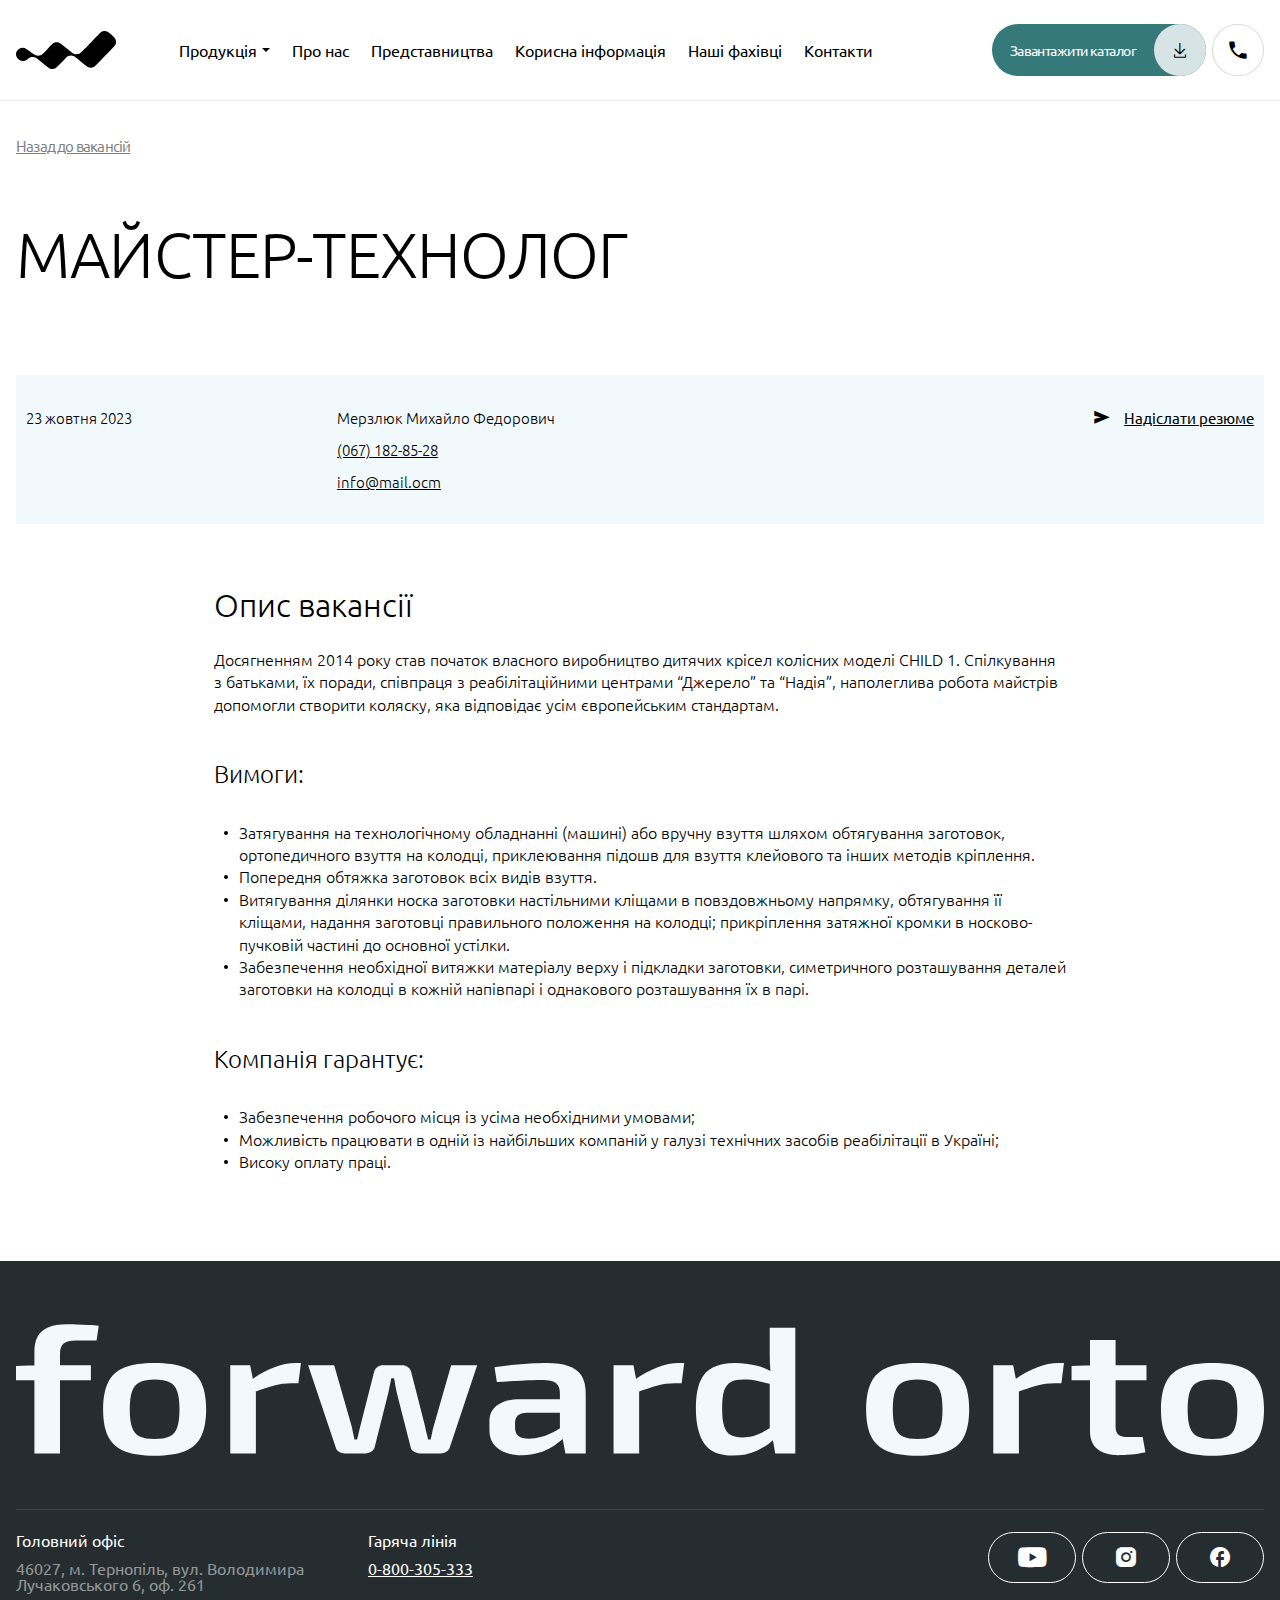
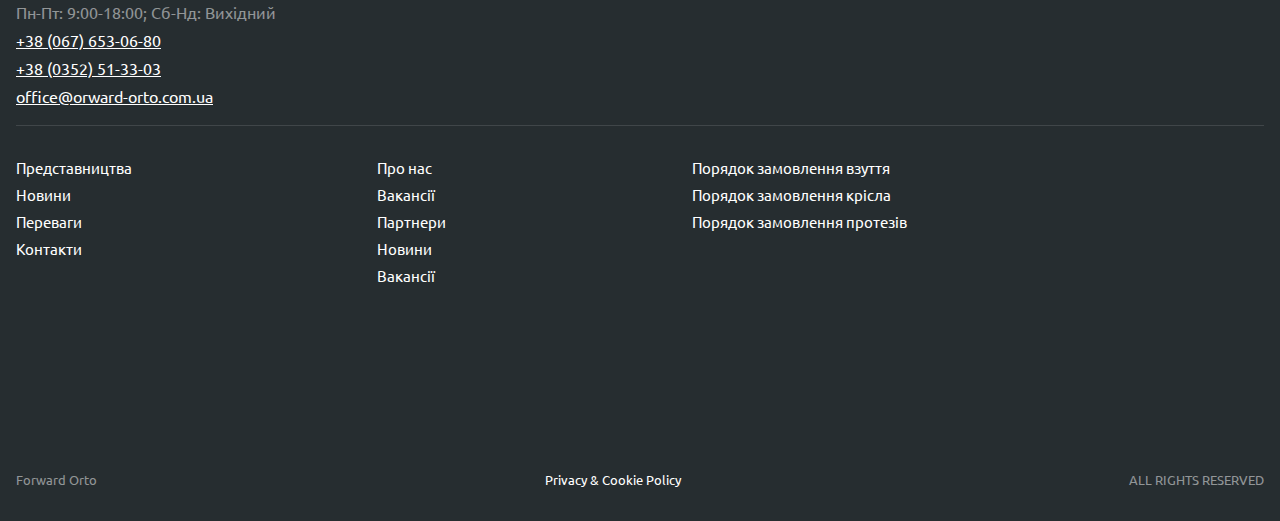
<file: vacancy-description.html>
<!doctype html>
<html lang="en">

<head>
	<title>Сторінка вакансії</title>
	<meta charset="UTF-8">
	<meta name="format-detection" content="telephone=no">
	<!-- <style>body{opacity: 0;}</style> -->
	<link rel="stylesheet" href="css/style.min.css?_v=20240103211504">
	<link rel="shortcut icon" href="favicon.ico">
	<!-- <meta name="robots" content="noindex, nofollow"> -->
	<meta name="viewport" content="width=device-width, initial-scale=1.0">
</head>

<body>
	<div class="wrapper">
		<header data-scroll data-scroll-show="999999" class="header _white">
			<div class="header__container">
				<div class="header__main">
					<div class="header__logo-wrapper">
						<a href="" class="header__logo header__logo--white"><img src="img/logo-white.svg" alt="" /></a>
						<a href="" class="header__logo header__logo--dark"><img src="img/logo-dark.svg" alt="" /></a>
					</div>
					<div class="header__menu menu">
						<nav class="menu__body">
							<ul class="menu__list">
								<li class="menu-item dropdown">
									<a href="#" class="dropdown__toggle">Продукція</a>
									<div class="dropdown__menu-wrapper">
										<ul class="dropdown__menu">
											<li class="dropdown__item _active">
												<a href="#" class="dropdown__link _icon-daw">Крісла колісні</a>
												<div class="dropdown__content">
													<button class="dropdown__button-close">Назад</button>
													<a href="#" class="dropdown__link-more">Усі крісла колісні</a>
													<ul class="dropdown__cards-list">
														<li class="dropdown__card card">
															<a href="#" class="card__image">
																<div class="card__image-wrapper">
																	<picture><source srcset="img/products/product-01.webp" type="image/webp"><img src="img/products/product-01.png" alt="" /></picture>
																</div>
															</a>
															<a href="#" class="card__title">Дитячі крісла</a>
														</li>
														<li class="dropdown__card card">
															<a href="#" class="card__image">
																<div class="card__image-wrapper">
																	<picture><source srcset="img/products/product-01.webp" type="image/webp"><img src="img/products/product-01.png" alt="" /></picture>
																</div>
															</a>
															<a href="#" class="card__title">Дитячі крісла</a>
														</li>
														<li class="dropdown__card card">
															<a href="#" class="card__image">
																<div class="card__image-wrapper">
																	<picture><source srcset="img/products/product-01.webp" type="image/webp"><img src="img/products/product-01.png" alt="" /></picture>
																</div>
															</a>
															<a href="#" class="card__title">Дитячі крісла</a>
														</li>
														<li class="dropdown__card card">
															<a href="#" class="card__image">
																<div class="card__image-wrapper">
																	<picture><source srcset="img/products/product-01.webp" type="image/webp"><img src="img/products/product-01.png" alt="" /></picture>
																</div>
															</a>
															<a href="#" class="card__title">Дитячі крісла</a>
														</li>
														<li class="dropdown__card card">
															<a href="#" class="card__image">
																<div class="card__image-wrapper">
																	<picture><source srcset="img/products/product-01.webp" type="image/webp"><img src="img/products/product-01.png" alt="" /></picture>
																</div>
															</a>
															<a href="#" class="card__title">Дитячі крісла</a>
														</li>
														<li class="dropdown__card card">
															<a href="#" class="card__image">
																<div class="card__image-wrapper">
																	<picture><source srcset="img/products/product-01.webp" type="image/webp"><img src="img/products/product-01.png" alt="" /></picture>
																</div>
															</a>
															<a href="#" class="card__title">Дитячі крісла</a>
														</li>
														<li class="dropdown__card card">
															<a href="#" class="card__image">
																<div class="card__image-wrapper">
																	<picture><source srcset="img/products/product-01.webp" type="image/webp"><img src="img/products/product-01.png" alt="" /></picture>
																</div>
															</a>
															<a href="#" class="card__title">Дитячі крісла</a>
														</li>
													</ul>
												</div>
											</li>
											<li class="dropdown__item">
												<a href="#" class="dropdown__link _icon-daw">Ортопедичне взуття</a>
												<div class="dropdown__content">
													<button class="dropdown__button-close">Назад</button>
													<a href="#" class="dropdown__link-more">Усі Ортопедичне взуття</a>
													<ul class="dropdown__cards-list">
														<li class="dropdown__card card">
															<a href="#" class="card__image">
																<div class="card__image-wrapper">
																	<picture><source srcset="img/products/product-01.webp" type="image/webp"><img src="img/products/product-01.png" alt="" /></picture>
																</div>
															</a>
															<a href="#" class="card__title">Дитячі крісла</a>
														</li>
														<li class="dropdown__card card">
															<a href="#" class="card__image">
																<div class="card__image-wrapper">
																	<picture><source srcset="img/products/product-01.webp" type="image/webp"><img src="img/products/product-01.png" alt="" /></picture>
																</div>
															</a>
															<a href="#" class="card__title">Дитячі крісла</a>
														</li>
														<li class="dropdown__card card">
															<a href="#" class="card__image">
																<div class="card__image-wrapper">
																	<picture><source srcset="img/products/product-01.webp" type="image/webp"><img src="img/products/product-01.png" alt="" /></picture>
																</div>
															</a>
															<a href="#" class="card__title">Дитячі крісла</a>
														</li>
													</ul>
												</div>
											</li>
											<li class="dropdown__item">
												<a href="#" class="dropdown__link _icon-daw">Протези,ортези та інше</a>
												<div class="dropdown__content">
													<button class="dropdown__button-close">Назад</button>
													<a href="#" class="dropdown__link-more">Усі Протези,ортези та інше</a>
													<ul class="dropdown__cards-list">
														<li class="dropdown__card card">
															<a href="#" class="card__image">
																<div class="card__image-wrapper">
																	<picture><source srcset="img/products/product-01.webp" type="image/webp"><img src="img/products/product-01.png" alt="" /></picture>
																</div>
															</a>
															<a href="#" class="card__title">Дитячі крісла</a>
														</li>
														<li class="dropdown__card card">
															<a href="#" class="card__image">
																<div class="card__image-wrapper">
																	<picture><source srcset="img/products/product-01.webp" type="image/webp"><img src="img/products/product-01.png" alt="" /></picture>
																</div>
															</a>
															<a href="#" class="card__title">Дитячі крісла</a>
														</li>
													</ul>
												</div>
											</li>
											<li class="dropdown__item">
												<a href="#" class="dropdown__link _icon-daw">Інші засоби реабілітації</a>
												<div class="dropdown__content">
													<button class="dropdown__button-close">Назад</button>
													<a href="#" class="dropdown__link-more">Усі засоби реабілітації</a>
													<ul class="dropdown__cards-list">
														<li class="dropdown__card card">
															<a href="#" class="card__image">
																<div class="card__image-wrapper">
																	<picture><source srcset="img/products/product-01.webp" type="image/webp"><img src="img/products/product-01.png" alt="" /></picture>
																</div>
															</a>
															<a href="#" class="card__title">Дитячі крісла</a>
														</li>
														<li class="dropdown__card card">
															<a href="#" class="card__image">
																<div class="card__image-wrapper">
																	<picture><source srcset="img/products/product-01.webp" type="image/webp"><img src="img/products/product-01.png" alt="" /></picture>
																</div>
															</a>
															<a href="#" class="card__title">Дитячі крісла</a>
														</li>
														<li class="dropdown__card card">
															<a href="#" class="card__image">
																<div class="card__image-wrapper">
																	<picture><source srcset="img/products/product-01.webp" type="image/webp"><img src="img/products/product-01.png" alt="" /></picture>
																</div>
															</a>
															<a href="#" class="card__title">Дитячі крісла</a>
														</li>
														<li class="dropdown__card card">
															<a href="#" class="card__image">
																<div class="card__image-wrapper">
																	<picture><source srcset="img/products/product-01.webp" type="image/webp"><img src="img/products/product-01.png" alt="" /></picture>
																</div>
															</a>
															<a href="#" class="card__title">Дитячі крісла</a>
														</li>
													</ul>
												</div>
											</li>
										</ul>
									</div>
								</li>
								<li class="menu-item">
									<a href="#">Про нас</a>
								</li>
								<li class="menu-item">
									<a href="#">Представництва</a>
								</li>
								<li class="menu-item">
									<a href="#">Корисна інформація</a>
								</li>
								<li class="menu-item">
									<a href="#">Наші фахівці</a>
								</li>
								<li class="menu-item">
									<a href="#">Контакти</a>
								</li>
							</ul>
						</nav>
					</div>
					<div class="header__active">
						<button type="button" class="menu__icon icon-menu"><span></span></button>
						<button data-da=".menu__body, 767.98" class="header__button button button--green">
							<span class="button__text">Завантажити каталог</span>
							<span class="_icon-download"></span>
						</button>
						<button type="button" class="header__call _icon-phone"></button>
						<div class="contacts-popup">
							<div class="contacts-popup__title">Безкоштовна гаряча лінія</div>
							<a href="tel:080023232312" class="contacts-popup__link">0 800 2323 23 1 2</a>
							<div class="contacts-popup__messengers">
								<a href="#" class="contacts-popup__messenger contacts-popup__messenger--viber"><img src="img/icons/s-viber.svg" alt="" /></a>
								<a href="#" class="contacts-popup__messenger contacts-popup__messenger--whatsapp"><img src="img/icons/s-whatsapp.svg" alt="" /></a>
								<a href="#" class="contacts-popup__messenger contacts-popup__messenger--telegram"><img src="img/icons/s-telegram.svg" alt="" /></a>
							</div>
							<div class="contacts-popup__title">Головний офіс</div>
							<ul class="contacts-popup__offices">
								<li class="contacts-popup__office">
									1 . 46027, м. Тернопіль, вул. Лучаківського, 6
									<div class="contacts-popup__contacts-office">
										<a href="tel:0676530780" class="contacts-popup__link">(067) 653-07-80</a>
										<a href="mailto:office@forward-orto.com.ua" class="contacts-popup__link">office@forward-orto.com.ua</a>
									</div>
								</li>
								<li class="contacts-popup__office">
									2 . 46009, м. Тернопіль, вул. Виговського, 26, офіс 16
									<div class="contacts-popup__contacts-office">
										<a href="tel:0676530780" class="contacts-popup__link">(067) 653-07-80</a>
										<a href="tel:0676530780" class="contacts-popup__link">(067) 653-07-80</a>
									</div>
								</li>
							</ul>
						</div>
					</div>
				</div>
			</div>
		</header>

		<main class="vacancy-description">
			<section class="vacancy-description__main-block main-block-vacancy-description">
				<div class="main-block-vacancy-description__container">
					<a href="#" class="main-block-vacancy-description__back-link">Назад до вакансій</a>
					<h1 class="main-block-vacancy-description__title">Майстер-технолог</h1>
				</div>
			</section>
			<div class="vacancy-description__container">
				<div class="vacancy-description__info">
					<div class="vacancy-description__date">23 жовтня 2023</div>
					<div class="vacancy-description__representative representative-vacancy-description">
						<div class="representative-vacancy-description__name">
							Мерзлюк Михайло Федорович
						</div>
						<a href="tel:0671828528" class="representative-vacancy-description__link">(067) 182-85-28</a>
						<a href="mailto:info@mail.ocm" class="representative-vacancy-description__link">info@mail.ocm</a>
					</div>
					<button data-popup="#popup-vacancies" class="vacancy-description__resume-button _icon-send-arrow">
						<span>Надіслати резюме</span>
					</button>
				</div>
			</div>
			<section class="vacancy-description__content content-vacancy-description">
				<div class="content-vacancy-description__container">
					<div class="content-vacancy-description__header">
						<h2 class="content-vacancy-description__title">Опис вакансії</h2>
						<div class="content-vacancy-description__text">
							Досягненням 2014 року став початок власного виробництво дитячих
							крісел колісних моделі CHILD 1. Спілкування з батьками, їх поради,
							співпраця з реабілітаційними центрами “Джерело” та “Надія”,
							наполеглива робота майстрів допомогли створити коляску, яка
							відповідає усім європейським стандартам.
						</div>
					</div>
					<div class="content-vacancy-description__part">
						<h3 class="content-vacancy-description__label">Вимоги:</h3>
						<ul class="content-vacancy-description__list">
							<li class="content-vacancy-description__list-item">
								Затягування на технологічному обладнанні (машині) або вручну
								взуття шляхом обтягування заготовок, ортопедичного взуття на
								колодці, приклеювання підошв для взуття клейового та інших
								методів кріплення.
							</li>
							<li class="content-vacancy-description__list-item">
								Попередня обтяжка заготовок всіх видів взуття.
							</li>
							<li class="content-vacancy-description__list-item">
								Витягування ділянки носка заготовки настільними кліщами в
								повздовжньому напрямку, обтягування її кліщами, надання
								заготовці правильного положення на колодці; прикріплення
								затяжної кромки в носково-пучковій частині до основної устілки.
							</li>
							<li class="content-vacancy-description__list-item">
								Забезпечення необхідної витяжки матеріалу верху і підкладки
								заготовки, симетричного розташування деталей заготовки на
								колодці в кожній напівпарі і однакового розташування їх в парі.
							</li>
						</ul>
					</div>
					<div class="content-vacancy-description__part">
						<h3 class="content-vacancy-description__label">Компанія гарантує:</h3>
						<ul class="content-vacancy-description__list">
							<li class="content-vacancy-description__list-item">
								Забезпечення робочого місця із усіма необхідними умовами;
							</li>
							<li class="content-vacancy-description__list-item">
								Можливість працювати в одній із найбільших компаній у галузі
								технічних засобів реабілітації в Україні;
							</li>
							<li class="content-vacancy-description__list-item">
								Високу оплату праці.
							</li>
						</ul>
					</div>
				</div>
			</section>
		</main>
		<footer class="footer">
			<div class="footer__container">
				<div class="footer__top">
					<img src="img/footer-text.svg" alt="">
				</div>
				<div class="footer__contacts contacts-footer">
					<div class="contacts-footer__left">
						<div class="contacts-footer__column">
							<div class="contacts-footer__label">Головний офіс</div>
							<div class="contacts-footer__text">46027, м. Тернопіль,
								вул. Володимира Лучаковського 6, оф. 261</div>
							<div class="contacts-footer__text">Пн-Пт: 9:00-18:00; Сб-Нд: Вихідний</div>
							<a href="tel:+380676530680" class="contacts-footer__link">+38 (067) 653-06-80 </a>
							<a href="tel:+380352513303" class="contacts-footer__link">+38 (0352) 51-33-03</a>
							<a href="mailto:office@orward-orto.com.ua" class="contacts-footer__link">office@orward-orto.com.ua</a>
						</div>
						<div class="contacts-footer__column">
							<div class="contacts-footer__label contacts-footer__label-white">Гаряча лінія</div>
							<a href="tel:0800305333" class="contacts-footer__link">0-800-305-333</a>
						</div>
					</div>
					<div class="contacts-footer__right">
						<div class="contacts-footer__socials">
							<a href="#" class="contacts-footer__social _icon-s-youtube"></a>
							<a href="#" class="contacts-footer__social _icon-s-insta"></a>
							<a href="#" class="contacts-footer__social _icon-s-facebook"></a>
						</div>
					</div>
				</div>
				<nav class="footer__nav nav-footer">
					<div class="nav-footer__column">
						<a href="#" class="nav-footer__link">Представництва</a>
						<a href="#" class="nav-footer__link">Новини</a>
						<a href="#" class="nav-footer__link">Переваги</a>
						<a href="#" class="nav-footer__link">Контакти</a>
					</div>
					<div class="nav-footer__column">
						<a href="#" class="nav-footer__link">Про нас</a>
						<a href="#" class="nav-footer__link">Вакансії</a>
						<a href="#" class="nav-footer__link">Партнери</a>
						<a href="#" class="nav-footer__link">Новини</a>
						<a href="#" class="nav-footer__link">Вакансії</a>
					</div>
					<div class="nav-footer__column">
						<a href="#" class="nav-footer__link">Порядок замовлення взуття</a>
						<a href="#" class="nav-footer__link">Порядок замовлення крісла</a>
						<a href="#" class="nav-footer__link">Порядок замовлення протезів</a>
					</div>
				</nav>
				<div data-watch data-watch-margin="25px" class="footer__bottom">
					<button data-goto=".wrapper" class="footer-button-top _icon-daw"></button>
					<div class="footer__company-name">Forward Orto</div>
					<a href="#" class="footer__link">Privacy & Cookie Policy</a>
					<div class="footer__reserved">ALL RIGHTS RESERVED</div>
				</div>
			</div>
		</footer>
	</div>
	<div id="popup-vacancies" aria-hidden="true" class="popup popup-product">
		<div class="popup__wrapper">
			<div class="popup__content">
				<button data-close type="button" class="popup__close"></button>
				<div class="popup__text">
					<form action="#" class="popup__form form-popup">
						<div class="form-popup__item item-form-popup">
							Імʼя
							<input type="text" name="Імʼя" placeholder="Вкажіть ваше імʼя" class="item-form-popup__input input" />
						</div>
						<div class="form-popup__item item-form-popup">
							Номер телeфону
							<input type="tel" name="Телефон" placeholder="+38 ( _ _ _ ) - _ _ _ - _ _ - _ _" class="item-form-popup__input input" />
						</div>
						<div class="form-popup__item item-form-popup">
							Електронна пошта
							<input type="email" name="Телефон" placeholder="example@mail.com" class="item-form-popup__input input" />
						</div>
						<div class="form-popup__file-wrapper file-wrapper">
							<label class="file-wrapper__button _icon-clip">
								<input class="file-wrapper__input" type="file" /><span class="file-wrapper__text">Прикріпити резюме</span></label>
							<span class="file-wrapper__file-name">Имя файла</span>
						</div>
						<button class="form-popup__button" type="submit">Надіслати</button>
					</form>
				</div>
			</div>
		</div>
	</div>

	<script src="js/app.min.js?_v=20240103211504"></script>
</body>

</html>
</file>
<file: css/style.min.css>
@charset "UTF-8";@import url(https://fonts.googleapis.com/css?family=Ubuntu:300,300italic,regular&display=swap);@font-face{font-family:icons;font-display:swap;src:url(../fonts/icons.woff2) format("woff2"),url(../fonts/icons.woff) format("woff");font-weight:400;font-style:normal}[class*=_icon-]:before{font-family:icons;font-style:normal;font-weight:400;font-variant:normal;text-transform:none;line-height:1;-webkit-font-smoothing:antialiased;-moz-osx-font-smoothing:grayscale}[class*=_icon-]:before{display:block}._icon-location:before{content:"\e911"}._icon-search:before{content:"\e910"}._icon-arrow:before{content:"\e900"}._icon-bold-arrow:before{content:"\e901"}._icon-clip:before{content:"\e902"}._icon-daw:before{content:"\e903"}._icon-download:before{content:"\e904"}._icon-envelope:before{content:"\e905"}._icon-info:before{content:"\e906"}._icon-link:before{content:"\e907"}._icon-phone:before{content:"\e908"}._icon-s-facebook:before{content:"\e909"}._icon-s-insta:before{content:"\e90a"}._icon-s-linkedin:before{content:"\e90b"}._icon-s-twitter:before{content:"\e90c"}._icon-s-youtube:before{content:"\e90d"}._icon-send-arrow:before{content:"\e90e"}._icon-star:before{content:"\e90f"}*{padding:0;margin:0;border:0}*,::after,::before{-webkit-box-sizing:border-box;box-sizing:border-box}::after,::before{display:inline-block}body,html{height:100%;min-width:320px}body{color:#000;line-height:1;font-family:Ubuntu;font-size:1rem;-ms-text-size-adjust:100%;-moz-text-size-adjust:100%;-webkit-text-size-adjust:100%;-webkit-font-smoothing:antialiased;-moz-osx-font-smoothing:grayscale}button,input,textarea{font-family:Ubuntu;font-size:inherit;line-height:inherit}button{cursor:pointer;color:inherit;background-color:transparent}a{display:inline-block;color:inherit;text-decoration:none}ul li{list-style:none}img{vertical-align:top}h1,h2,h3,h4,h5,h6{font-weight:inherit;font-size:inherit}.lock body{overflow:hidden;-ms-touch-action:none;touch-action:none;-ms-scroll-chaining:none;overscroll-behavior:none}.wrapper{min-height:100%;display:-webkit-box;display:-ms-flexbox;display:flex;-webkit-box-orient:vertical;-webkit-box-direction:normal;-ms-flex-direction:column;flex-direction:column;overflow:hidden}@supports (overflow:clip){.wrapper{overflow:clip}}.wrapper>main{-webkit-box-flex:1;-ms-flex:1 1 auto;flex:1 1 auto}.wrapper>*{min-width:0}[class*=__container]{max-width:81.375rem;margin:0 auto;padding:0 1rem}.button{display:-webkit-inline-box;display:-ms-inline-flexbox;display:inline-flex;-webkit-box-pack:justify;-ms-flex-pack:justify;justify-content:space-between;padding:0 0 0 1.125rem;-webkit-box-align:center;-ms-flex-align:center;align-items:center;gap:1.125rem;font-size:.875rem;border-radius:78px;letter-spacing:-.56px;background-color:#fff;color:#000;-webkit-transition:background-color .3s,color .3s;transition:background-color .3s,color .3s}.button span._icon-arrow,.button span._icon-download{-webkit-box-flex:0;-ms-flex:0 0 auto;flex:0 0 auto;width:3.25rem;height:3.25rem;border-radius:100px;background-color:#d7e4e5;display:-webkit-box;display:-ms-flexbox;display:flex;-webkit-box-pack:center;-ms-flex-pack:center;justify-content:center;-webkit-box-align:center;-ms-flex-align:center;align-items:center;font-size:1.125rem;color:#000}.button span._icon-arrow::before,.button span._icon-download::before{-webkit-transition:-webkit-transform .3s;transition:-webkit-transform .3s;transition:transform .3s;transition:transform .3s,-webkit-transform .3s}.button ._icon-arrow::before{font-size:.75rem;-webkit-transform:rotate(45deg);-ms-transform:rotate(45deg);transform:rotate(45deg)}.button:active{background-color:#35797b;color:#fff}.button:active ._icon-download::before{-webkit-transform:scale(1.1);-ms-transform:scale(1.1);transform:scale(1.1)}.button:active ._icon-arrow::before{-webkit-transform:rotate(0);-ms-transform:rotate(0);transform:rotate(0)}.button--fw{width:100%}.button--green{background-color:#35797b;color:#fff}.button--green:active{background-color:#609a9c}.button--green:active span::before{-webkit-transform:scale(1.1);-ms-transform:scale(1.1);transform:scale(1.1)}input[type=email],input[type=tel],input[type=text],textarea{-webkit-appearance:none;-moz-appearance:none;appearance:none}.input{border-radius:0!important;width:100%;height:4.1875rem;display:block;padding:0 .9375rem;border:1px solid rgba(0,0,0,.14);color:#000;-webkit-transition:border-color .3s;transition:border-color .3s}.input:focus{outline:0;border-color:#000}.input::-webkit-input-placeholder{color:rgba(0,0,0,.47)}.input::-moz-placeholder{color:rgba(0,0,0,.47)}.input:-ms-input-placeholder{color:rgba(0,0,0,.47)}.input::-ms-input-placeholder{color:rgba(0,0,0,.47)}.input::placeholder{color:rgba(0,0,0,.47)}.input[placeholder]:not([data-placeholder-nohiden])::-webkit-input-placeholder{-webkit-transition:opacity .3s;transition:opacity .3s}.input[placeholder]:not([data-placeholder-nohiden])::-moz-placeholder{-moz-transition:opacity .3s;transition:opacity .3s}.input[placeholder]:not([data-placeholder-nohiden]):-ms-input-placeholder{-ms-transition:opacity .3s;transition:opacity .3s}.input[placeholder]:not([data-placeholder-nohiden])::-ms-input-placeholder{-ms-transition:opacity .3s;transition:opacity .3s}.input[placeholder]:not([data-placeholder-nohiden])::placeholder{-webkit-transition:opacity .3s;transition:opacity .3s}.input[placeholder]:not([data-placeholder-nohiden]):focus::-webkit-input-placeholder{opacity:0}.input[placeholder]:not([data-placeholder-nohiden]):focus::-moz-placeholder{opacity:0}.input[placeholder]:not([data-placeholder-nohiden]):focus:-ms-input-placeholder{opacity:0}.input[placeholder]:not([data-placeholder-nohiden]):focus::-ms-input-placeholder{opacity:0}.input[placeholder]:not([data-placeholder-nohiden]):focus::placeholder{opacity:0}textarea.input{resize:none;padding:0 0}.checkbox{position:relative}.checkbox:not(:last-child){margin-bottom:.3125em}.checkbox__input{position:absolute;width:0;height:0;opacity:0}.checkbox__input:focus-visible+.checkbox__label:before{-webkit-box-shadow:0 0 5px #000;box-shadow:0 0 5px #000}.checkbox__input:checked+.checkbox__label:before{background:#000}.checkbox__label{cursor:pointer;display:-webkit-inline-box;display:-ms-inline-flexbox;display:inline-flex;position:relative;gap:8px;font-size:.9375rem;font-weight:300}.checkbox__label:before{content:"";-ms-flex-item-align:start;align-self:flex-start;-webkit-box-flex:0;-ms-flex:0 0 20px;flex:0 0 20px;width:20px;height:20px;border:1px solid rgba(0,0,0,.14)}.checkbox__link{text-decoration:underline}.checkbox__text{-ms-flex-item-align:center;-ms-grid-row-align:center;align-self:center}.options{display:-webkit-box;display:-ms-flexbox;display:flex;-webkit-box-align:first baseline;-ms-flex-align:first baseline;align-items:first baseline;gap:.375rem;-ms-flex-wrap:wrap;flex-wrap:wrap}.options__item{position:relative;cursor:pointer}.options__item:not(:last-child){margin-bottom:.3125em}.options__input{width:0;height:0;opacity:0;position:absolute}.options__input:checked+.options__label{background-color:#000;color:#fff}.options__label{display:-webkit-inline-box;display:-ms-inline-flexbox;display:inline-flex;-webkit-box-pack:center;-ms-flex-pack:center;justify-content:center;-webkit-box-align:center;-ms-flex-align:center;align-items:center;padding:.4375rem .625rem;border-radius:36px;border:1px solid rgba(0,0,0,.14);background:#fff;cursor:pointer;-webkit-transition:color .3s,background-color .3s;transition:color .3s,background-color .3s;font-weight:300;font-size:.8125rem}.select{min-width:0;position:relative;z-index:3}.select__body{position:relative}.select__title{color:inherit;text-align:left;border:1px solid rgba(0,0,0,.14);background-color:#fff;cursor:pointer;width:100%;height:4.1875rem;color:rgba(0,0,0,.47);display:-webkit-box;display:-ms-flexbox;display:flex;-webkit-box-pack:justify;-ms-flex-pack:justify;justify-content:space-between;-webkit-box-align:center;-ms-flex-align:center;align-items:center;padding-right:.9375rem}.select__title::after{content:"";display:inline-block;width:0;height:0;border-left:5px solid transparent;border-right:5px solid transparent;border-top:5px solid #000}._select-open .select__title::after{-webkit-transform:rotate(180deg);-ms-transform:rotate(180deg);transform:rotate(180deg)}.filters__selects .select__title{background-color:#d7e4e5;padding:.4375rem .625rem;display:-webkit-inline-box;display:-ms-inline-flexbox;display:inline-flex;width:auto;border-radius:36px;height:auto;color:#000;position:relative;padding-right:1.5625rem;font-size:.8125rem;font-weight:300;-webkit-transition:background-color .3s,color .3s;transition:background-color .3s,color .3s;border:none}.filters__selects .select__title::after,.filters__selects .select__title::before{content:"";border:none;position:absolute;width:.625rem;height:.09375rem;background-color:#000;-webkit-box-flex:0;-ms-flex:0 0 auto;flex:0 0 auto;right:.625rem;top:50%}.filters__selects .select__title::before{-webkit-transform:rotate(90deg);-ms-transform:rotate(90deg);transform:rotate(90deg)}.filters__selects ._select-open .select__title{background-color:#000;color:#fff}.filters__selects ._select-open .select__title::before{display:none}.filters__selects ._select-open .select__title::after{background-color:#fff}.select__value{display:-webkit-box;display:-ms-flexbox;display:flex;min-width:0;-webkit-box-align:center;-ms-flex-align:center;align-items:center;height:1.875rem;padding:0 .9375rem;gap:.625rem;-webkit-box-flex:1;-ms-flex:1 1 auto;flex:1 1 auto}.select__value>*{-webkit-box-flex:1;-ms-flex:1 1 auto;flex:1 1 auto}.select__value:after{content:"";-ms-flex-item-align:stretch;-ms-grid-row-align:stretch;align-self:stretch;-webkit-box-flex:0;-ms-flex:0 0 10px;flex:0 0 10px;-webkit-transition:all .3s ease 0s;transition:all .3s ease 0s;display:-webkit-box;display:-ms-flexbox;display:flex;-webkit-box-pack:center;-ms-flex-pack:center;justify-content:center;-webkit-box-align:center;-ms-flex-align:center;align-items:center}._select-open .select__value:after{-webkit-transform:rotate(-180deg);-ms-transform:rotate(-180deg);transform:rotate(-180deg)}.select__value._select-pseudo-label::before{content:attr(data-pseudo-label);opacity:.5}.filters__selects .select__value{padding:0;height:auto}.window-info-wrapper .select__value{padding-left:1.5625rem}.select__content{-webkit-box-flex:1;-ms-flex:1 1 auto;flex:1 1 auto;overflow:hidden;text-overflow:ellipsis;white-space:nowrap}.filters__selects .select__content{overflow:visible;text-overflow:clip}.select__text{-webkit-box-flex:1;-ms-flex:1 1 auto;flex:1 1 auto;overflow:hidden;text-overflow:ellipsis;white-space:nowrap}.select__input{width:100%;background-color:transparent;height:100%}.select__options{color:rgba(0,0,0,.47);position:absolute;top:calc(100% - .0625rem);border-radius:0 0 4px 4px;min-width:100%;left:0;background-color:#fff;border-top:0;border:1px solid #d9d9d9;border-top:0}.filters__selects .select__options{top:calc(100% + .3125rem);background-color:#c1d2d3;padding:0;border-radius:10px;color:#000;font-size:.8125rem;font-weight:300;overflow:hidden}.select__scroll{overflow-y:auto;overflow-x:hidden;max-height:12.5rem}.select__option{width:100%;text-align:left;cursor:pointer;padding:1.25rem .9375rem;color:inherit}.select__option._select-selected{background-color:#eee}.filters__selects .select__option{padding:.4375rem .625rem;color:#000;font-size:.8125rem;font-weight:300}.select__row{display:-webkit-inline-box;display:-ms-inline-flexbox;display:inline-flex;-webkit-box-align:center;-ms-flex-align:center;align-items:center}.select--show-top .select__options{top:auto;bottom:calc(100% - .0625rem);border:1px solid #d9d9d9;border-bottom:0;border-radius:4px 4px 0 0;padding:5px 0 10px 0}._select-tag{cursor:pointer}.menu__list{display:-webkit-box;display:-ms-flexbox;display:flex;-webkit-box-align:center;-ms-flex-align:center;align-items:center;-ms-flex-wrap:wrap;flex-wrap:wrap}.icon-menu{display:none}body::after{content:"";background-color:rgba(0,0,0,.5);position:fixed;width:100%;height:100%;top:0;left:0;opacity:0;-webkit-transition:opacity .8s ease 0s;transition:opacity .8s ease 0s;pointer-events:none;z-index:149}.popup-show body::after{opacity:1}.popup{position:fixed;top:0;left:0;bottom:0;right:0;padding:30px 10px;-webkit-transition:visibility .8s ease 0s;transition:visibility .8s ease 0s;visibility:hidden;pointer-events:none}.popup_show{z-index:150;visibility:visible;overflow:auto;pointer-events:auto}.popup_show .popup__content{visibility:visible;-webkit-transform:scale(1);-ms-transform:scale(1);transform:scale(1)}.popup__wrapper{display:-webkit-box;display:-ms-flexbox;display:flex;-webkit-box-orient:vertical;-webkit-box-direction:normal;-ms-flex-direction:column;flex-direction:column;-webkit-box-pack:center;-ms-flex-pack:center;justify-content:center;-webkit-box-align:center;-ms-flex-align:center;align-items:center;min-height:100%;-webkit-box-flex:1;-ms-flex:1 1 auto;flex:1 1 auto;width:100%}.popup__content{visibility:hidden;-webkit-transform:scale(0);-ms-transform:scale(0);transform:scale(0);-webkit-transition:-webkit-transform .3s ease 0s;transition:-webkit-transform .3s ease 0s;transition:transform .3s ease 0s;transition:transform .3s ease 0s,-webkit-transform .3s ease 0s;background-color:#fff;padding:20px;width:100%;max-width:900px}.lock .popup__content{visibility:visible}.popup-product{padding:0}.popup-product-second{padding:2.125rem}.popup-product .popup__wrapper{-webkit-box-align:end;-ms-flex-align:end;align-items:flex-end}.popup-product .popup__content{max-width:41.25rem;border-radius:0;padding:3.125rem 3.4375rem 3.75rem;height:100vh;overflow-y:auto}.popup-product-second .popup__content{max-width:41.25rem;border-radius:0;padding:3.125rem 3.4375rem 3.75rem}.popup__close{width:1.5rem;height:1.5rem;position:relative;margin-left:auto;display:block}.popup__close:not(:last-child){margin-bottom:.3125rem}.popup__close:focus{outline:0}.popup__close::after,.popup__close::before{content:"";position:absolute;height:.125rem;width:80%;left:0;background-color:#000}.popup__close::before{-webkit-transform:rotate(45deg);-ms-transform:rotate(45deg);transform:rotate(45deg)}.popup__close::after{-webkit-transform:rotate(-45deg);-ms-transform:rotate(-45deg);transform:rotate(-45deg)}.form-popup__item{display:-webkit-box;display:-ms-flexbox;display:flex;-webkit-box-orient:vertical;-webkit-box-direction:normal;-ms-flex-direction:column;flex-direction:column;gap:.875rem;font-size:.9375rem;font-weight:300;letter-spacing:-.6px}.form-popup__item:not(:last-child){margin-bottom:.9375rem}.form-popup__checkbox{margin-top:.625rem}.form-popup__checkbox:not(:last-child){margin-bottom:2.1875rem}.form-popup__button{padding:1.0625rem 2.1875rem;border-radius:100px;background-color:#000;color:#fff;display:block;width:100%;-webkit-transition:background-color .3s;transition:background-color .3s}.form-popup__button:active{background-color:#35797b}.form-popup__file-wrapper:not(:last-child){margin-bottom:1.4375rem}.popup-share .popup__content{padding:1.25rem 1.25rem 2.125rem 1.625rem;max-width:24.75rem}.popup-share .popup__close:not(:last-child){margin-bottom:.375rem}.popup-share__title{font-size:1.5rem;font-weight:300;letter-spacing:.04em;text-transform:uppercase}.popup-share__title:not(:last-child){margin-bottom:2.375rem}.popup-share__items{display:-webkit-box;display:-ms-flexbox;display:flex;gap:.375rem}.popup-share__link{display:-webkit-box;display:-ms-flexbox;display:flex;-webkit-box-pack:center;-ms-flex-pack:center;justify-content:center;-webkit-box-align:center;-ms-flex-align:center;align-items:center;width:6.5625rem;height:3.1875rem;border-radius:74px;border:1px solid rgba(0,0,0,.14);-webkit-transition:border-color .3s;transition:border-color .3s}.popup-share__link:active{border-color:#000}.file-wrapper{padding:1.3125rem .9375rem;background-color:#f2f9fc;display:-webkit-box;display:-ms-flexbox;display:flex;-webkit-box-orient:vertical;-webkit-box-direction:normal;-ms-flex-direction:column;flex-direction:column;gap:.625rem}.file-wrapper__input{display:none}.file-wrapper__button{display:-webkit-box;display:-ms-flexbox;display:flex;gap:.625rem;-webkit-box-align:center;-ms-flex-align:center;align-items:center;cursor:pointer}.file-wrapper__button::before{-webkit-box-flex:0;-ms-flex:0 0 auto;flex:0 0 auto;font-size:1.25rem}.file-wrapper__text{font-size:.9375rem;font-weight:300;text-decoration-line:underline;letter-spacing:-.05em;color:#000}.file-wrapper__file-name{display:none}._selected .file-wrapper__file-name{display:block}#popup-vacancies .popup__wrapper{-webkit-box-align:center;-ms-flex-align:center;align-items:center}#popup-vacancies .popup__content{height:auto}#popup-contacts{padding:0}#popup-contacts .popup__content{height:100vh;padding:1.625rem 1rem}#popup-contacts .popup-contacts__header{display:-webkit-box;display:-ms-flexbox;display:flex;-webkit-box-pack:justify;-ms-flex-pack:justify;justify-content:space-between;gap:2.5rem}#popup-contacts .popup-contacts__header:not(:last-child){margin-bottom:2.8125rem}#popup-contacts .popup-contacts__logo{display:inline-block;width:3.125rem}.spollers{display:-ms-grid;display:grid;gap:15px}.spollers__item{font-size:1.25rem}.spollers__title{width:100%;cursor:default;text-align:left;border-bottom:1px solid rgba(0,0,0,.14);font-weight:300;letter-spacing:-.64px;padding:.75rem 1.875rem .75rem 0;position:relative;list-style:none;display:-webkit-box;display:-ms-flexbox;display:flex;-webkit-box-align:center;-ms-flex-align:center;align-items:center;-webkit-box-pack:justify;-ms-flex-pack:justify;justify-content:space-between}.spollers__title::-webkit-details-marker,.spollers__title::marker{display:none}._spoller-init .spollers__title{cursor:pointer}._spoller-init .spollers__title::after,._spoller-init .spollers__title::before{content:"";position:absolute;right:10px;top:50%;background-color:#000;height:1.5px;width:5px;-webkit-transition:all .5s ease 0s;transition:all .5s ease 0s}._spoller-init .spollers__title::before{-webkit-transform:translate(-75%,-50%) rotate(40deg);-ms-transform:translate(-75%,-50%) rotate(40deg);transform:translate(-75%,-50%) rotate(40deg)}._spoller-init .spollers__title::after{-webkit-transform:translate(0,-50%) rotate(-40deg);-ms-transform:translate(0,-50%) rotate(-40deg);transform:translate(0,-50%) rotate(-40deg)}._spoller-init .spollers__title._spoller-active::before{width:10px;-webkit-transform:translateX(0) rotate(0);-ms-transform:translateX(0) rotate(0);transform:translateX(0) rotate(0)}._spoller-init .spollers__title._spoller-active::after{opacity:0}.dialog-window .spollers__title{padding-right:3.75rem}.spollers__body{padding-top:1.5625rem;font-size:.875rem;line-height:1.1428571429;letter-spacing:-.56px}[data-showmore-button] span:last-child{display:none}._showmore-active [data-showmore-button] span{display:none}._showmore-active [data-showmore-button] span:last-child{display:block}.fp-init body{overflow:hidden;-ms-touch-action:none;touch-action:none;-ms-scroll-chaining:none;overscroll-behavior:none}[data-fp]{min-height:100vh}.touch [data-fp]{min-height:calc(var(--vh,1vh) * 100)}.fp-init [data-fp]{z-index:1;-ms-touch-action:none;touch-action:none;position:relative;overflow:hidden}.fp-switching [data-fp-section]{-ms-touch-action:none;touch-action:none}.fp-init [data-fp-section]{position:absolute;top:0;left:0;right:0;bottom:0;width:100%;height:100%;overflow:auto}.fp-init .cards-mode [data-fp-section],.fp-init .slider-mode [data-fp-section]{-webkit-transition:-webkit-transform .7s cubic-bezier(.55,.085,0,.99) 0s;transition:-webkit-transform .7s cubic-bezier(.55,.085,0,.99) 0s;transition:transform .7s cubic-bezier(.55,.085,0,.99) 0s;transition:transform .7s cubic-bezier(.55,.085,0,.99) 0s,-webkit-transform .7s cubic-bezier(.55,.085,0,.99) 0s}.fp-init .fade-mode [data-fp-section]{-webkit-transition:opacity .5s ease-in-out 0s,visibility .5s ease-in-out 0s;transition:opacity .5s ease-in-out 0s,visibility .5s ease-in-out 0s}.fp-bullets{position:fixed;top:50%;-webkit-transform:translate(0,-50%);-ms-transform:translate(0,-50%);transform:translate(0,-50%);right:2.5rem;max-height:100%;display:-webkit-box;display:-ms-flexbox;display:flex;-webkit-box-orient:vertical;-webkit-box-direction:normal;-ms-flex-direction:column;flex-direction:column;-ms-flex-wrap:wrap;flex-wrap:wrap;-webkit-box-align:center;-ms-flex-align:center;align-items:center;-webkit-box-pack:center;-ms-flex-pack:center;justify-content:center;z-index:2;gap:.625rem}.fp-bullets .fp-bullet{cursor:pointer;width:1.25rem;height:1.25rem;-webkit-box-flex:0;-ms-flex:0 0 1.25rem;flex:0 0 1.25rem;border-radius:.625rem;background-color:#100c46;-webkit-box-shadow:0 0 .1875rem #6257fe,0 0 1.875rem rgba(255,255,255,.8);box-shadow:0 0 .1875rem #6257fe,0 0 1.875rem rgba(255,255,255,.8);border:.0625rem solid #fff;opacity:.6;-webkit-transition:opacity .4s ease-in-out 0s,background-color .4s ease-in-out 0s,-webkit-transform .4s ease-in-out 0s,-webkit-box-shadow .4s ease-in-out 0s;transition:opacity .4s ease-in-out 0s,background-color .4s ease-in-out 0s,-webkit-transform .4s ease-in-out 0s,-webkit-box-shadow .4s ease-in-out 0s;transition:transform .4s ease-in-out 0s,opacity .4s ease-in-out 0s,background-color .4s ease-in-out 0s,box-shadow .4s ease-in-out 0s;transition:transform .4s ease-in-out 0s,opacity .4s ease-in-out 0s,background-color .4s ease-in-out 0s,box-shadow .4s ease-in-out 0s,-webkit-transform .4s ease-in-out 0s,-webkit-box-shadow .4s ease-in-out 0s}.fp-bullets .fp-bullet-active{opacity:1;background-color:#6257fe;-webkit-transform:translate3D(-.3125rem,-.125rem,0);-ms-transform:translate3D(-.3125rem,-.125rem,0);transform:translate3D(-.3125rem,-.125rem,0);-webkit-box-shadow:.3125rem .125rem .1875rem #100c46,0 0 1.875rem rgba(255,255,255,.8);box-shadow:.3125rem .125rem .1875rem #100c46,0 0 1.875rem rgba(255,255,255,.8)}.ibg{width:100%;height:100%;-o-object-fit:cover;object-fit:cover}.ibg--top{-o-object-position:top;object-position:top}.ibg--bottom{-o-object-position:bottom;object-position:bottom}.ibg--left{-o-object-position:left;object-position:left}.ibg--right{-o-object-position:right;object-position:right}.ibg--contain{-o-object-fit:contain;object-fit:contain}.content-information-article ol,.list-body-product{list-style-type:none;counter-reset:item}.content-information-article ol>li,.list-body-product>li{position:relative}.content-information-article ol>li:before,.list-body-product>li:before{counter-increment:item;content:counter(item) ".";position:absolute;left:0;top:0}.title{font-weight:300;letter-spacing:-2.8px;text-transform:uppercase}.card__image{display:block;height:13.9375rem;padding:1.625rem 1.1875rem 3rem;background-color:#f2f9fc;overflow:hidden;-webkit-transition:background-color .3s;transition:background-color .3s}.card__image-wrapper{height:100%;position:relative}.card__image-wrapper img{position:absolute;top:50%;left:50%;-webkit-transform:translate(-50%,-50%);-ms-transform:translate(-50%,-50%);transform:translate(-50%,-50%);max-width:100%;max-height:100%}.card__title{display:inline-block}.card__text{color:#767676;height:1.8125rem;overflow:hidden;text-overflow:ellipsis;font-size:.8125rem;letter-spacing:-.52px;line-height:1.1538461538;max-width:16.5625rem}.breadcrumbs{color:rgba(0,0,0,.5)}.breadcrumbs__link{font-size:.9375rem;letter-spacing:-.6px;text-decoration-line:underline;-webkit-transition:color .3s;transition:color .3s}.breadcrumbs__link:active{color:#000}._nav-arrow{position:fixed;z-index:90;bottom:25px;left:50%;-webkit-transform:translate(-50%,0);-ms-transform:translate(-50%,0);transform:translate(-50%,0);width:8.125rem;display:inline-block;cursor:pointer;padding:1.25rem 0;-webkit-transition:all .3s;transition:all .3s}._slide-focus ._nav-arrow{width:70%;left:30%;-webkit-transform:translate(0);-ms-transform:translate(0);transform:translate(0);-webkit-transition:all 1s;transition:all 1s;pointer-events:none}._scrolling-to-footer ._nav-arrow{display:none}._nav-arrow:hover::before{-webkit-transform:rotate(-30deg);-ms-transform:rotate(-30deg);transform:rotate(-30deg);width:30%}._nav-arrow:hover::after{-webkit-transform:rotate(30deg);-ms-transform:rotate(30deg);transform:rotate(30deg);width:30%}._nav-arrow::after,._nav-arrow::before{content:"";width:50%;display:inline-block;position:absolute;height:.125rem;background-color:#35797b;-webkit-transition:all .3s;transition:all .3s;border-radius:10px}._nav-arrow::before{right:50%;-webkit-transform-origin:top right;-ms-transform-origin:top right;transform-origin:top right;background:-webkit-gradient(linear,left top,right top,from(#35797b),to(#588287));background:linear-gradient(90deg,#35797b,#588287)}._nav-arrow::after{left:calc(50% - 1px);-webkit-transform-origin:top left;-ms-transform-origin:top left;transform-origin:top left;background:-webkit-gradient(linear,left top,right top,from(#588287),to(#72878f));background:linear-gradient(90deg,#588287,#72878f)}.window-info-wrapper{position:relative;z-index:4}.window-info-wrapper__icon{font-size:.75rem;color:#35797b;-webkit-box-flex:0;-ms-flex:0 0 auto;flex:0 0 auto;position:absolute;top:.15625rem;left:0;z-index:5;padding:.3125rem .3125rem .3125rem .625rem}.window-info-wrapper__body{position:absolute;top:100%;left:0;padding-top:.5rem;z-index:2;opacity:0;visibility:hidden;-webkit-transition:visibility .3s,opacity .3s;transition:visibility .3s,opacity .3s}._open-info .window-info-wrapper__body{visibility:visible;opacity:1}.window-info-wrapper__content{background-color:#262d30;padding:1.625rem 1.375rem 2.875rem;color:#fff;-webkit-box-shadow:0 11px 33px 0 rgba(0,0,0,.15);box-shadow:0 11px 33px 0 rgba(0,0,0,.15)}.window-info-wrapper__list{list-style:none}.window-info-wrapper__list:not(:last-child){margin-bottom:1.25rem}.window-info-wrapper__list-item:not(:last-child){margin-bottom:1.25rem}.window-info-wrapper__title{font-size:1.125rem;letter-spacing:-.72px}.window-info-wrapper__text{font-weight:300;letter-spacing:-.64px}.window-info-wrapper__text p:not(:last-child){margin-bottom:1.25rem}.window-info-wrapper__text:not(:last-child){margin-bottom:1.5625rem}.window-info-wrapper__link-more{font-weight:300;letter-spacing:-.64px;text-decoration-line:underline}.filters{font-weight:300;letter-spacing:-.05em;color:#262d30}.filters__title{font-size:1.25rem}.filters__top-row:not(:last-child){margin-bottom:1.625rem}.filters__search-form{width:100%;position:relative}.filters__search-form::before{position:absolute;z-index:2;top:50%;left:.625rem;-webkit-transform:translate(0,-50%);-ms-transform:translate(0,-50%);transform:translate(0,-50%)}.filters__input-search{border-radius:36px;width:100%;padding:0 2rem;height:1.8125rem;border:1px solid rgba(0,0,0,.14);color:#000}.filters__input-search:focus{outline:0}.filters__input-search:focus::-webkit-input-placeholder{opacity:0}.filters__input-search:focus::-moz-placeholder{opacity:0}.filters__input-search:focus:-ms-input-placeholder{opacity:0}.filters__input-search:focus::-ms-input-placeholder{opacity:0}.filters__input-search:focus::placeholder{opacity:0}.filters__input-search::-webkit-input-placeholder{color:#000;opacity:.5;-webkit-transition:opacity .3s;transition:opacity .3s}.filters__input-search::-moz-placeholder{color:#000;opacity:.5;-moz-transition:opacity .3s;transition:opacity .3s}.filters__input-search:-ms-input-placeholder{color:#000;opacity:.5;-ms-transition:opacity .3s;transition:opacity .3s}.filters__input-search::-ms-input-placeholder{color:#000;opacity:.5;-ms-transition:opacity .3s;transition:opacity .3s}.filters__input-search::placeholder{color:#000;opacity:.5;-webkit-transition:opacity .3s;transition:opacity .3s}.filters__bottom-row{display:-webkit-box;display:-ms-flexbox;display:flex;-webkit-box-pack:justify;-ms-flex-pack:justify;justify-content:space-between;gap:2.5rem;-webkit-box-align:start;-ms-flex-align:start;align-items:flex-start}.filters__selected-items{display:-webkit-box;display:-ms-flexbox;display:flex;gap:.375rem;-ms-flex-wrap:wrap;flex-wrap:wrap}.filters__selected-item{border-radius:36px;border:1px solid rgba(0,0,0,.14);padding:.4375rem .625rem;font-size:.8125rem;padding-right:2.5rem;position:relative;-webkit-transition:background-color .3s;transition:background-color .3s}.filters__selected-item:active{background-color:#f0f0f0}.filters__selected-item::after,.filters__selected-item::before{content:"";position:absolute;top:50%;right:.8125rem;width:.5rem;height:.0625rem;background-color:#000}.filters__selected-item::before{-webkit-transform:rotate(45deg);-ms-transform:rotate(45deg);transform:rotate(45deg)}.filters__selected-item::after{-webkit-transform:rotate(-45deg);-ms-transform:rotate(-45deg);transform:rotate(-45deg)}.filters__clear-button{-webkit-box-flex:0;-ms-flex:0 0 auto;flex:0 0 auto;border-radius:36px;border:1px solid rgba(0,0,0,.14);padding:.4375rem .625rem;font-size:.8125rem;padding-right:2.5rem;position:relative;-webkit-transition:background-color .3s;transition:background-color .3s}.filters__clear-button:active{background-color:#f0f0f0}.filters__clear-button::after,.filters__clear-button::before{content:"";position:absolute;top:50%;right:.8125rem;width:.5rem;height:.0625rem;background-color:#000}.filters__clear-button::before{-webkit-transform:rotate(45deg);-ms-transform:rotate(45deg);transform:rotate(45deg)}.filters__clear-button::after{-webkit-transform:rotate(-45deg);-ms-transform:rotate(-45deg);transform:rotate(-45deg)}.filters__button{padding:1.125rem 1.875rem;border-radius:78px;text-align:center;border:1px solid #000;font-size:.875rem;font-weight:400;display:block;width:100%;-webkit-transition:color .3s,background-color .3s,border-color .3s;transition:color .3s,background-color .3s,border-color .3s}.filters__button:active{background-color:#35797b;border-color:#35797b;color:#fff}.filters__button:not(:last-child){margin-bottom:.3125rem}.filters__button--show-resuts{color:#fff;background-color:#000}.item-filter{position:relative;z-index:2}.item-filter.window-info-wrapper{z-index:3}.item-filter__title{padding:.4375rem 2.5rem .4375rem .625rem;font-size:.8125rem;position:relative;border-radius:36px;background-color:#d7e4e5;cursor:pointer;-webkit-transition:background-color .3s;transition:background-color .3s}.item-filter__title:active{background-color:#c1d2d3}._filter-active .item-filter__title{background-color:#c1d2d3}.item-filter__title::after,.item-filter__title::before{content:"";position:absolute;top:50%;right:.8125rem;width:.5rem;height:.0625rem;background-color:#000}.item-filter__title::after{-webkit-transform:rotate(90deg);-ms-transform:rotate(90deg);transform:rotate(90deg)}._filter-active .item-filter__title::after{opacity:0}.window-info-wrapper .item-filter__title{padding-left:1.875rem}.item-filter__body{border-radius:7px;margin-top:.5rem;background:#d7e4e5;padding:.9375rem 1.875rem 1.375rem 1.125rem}.item-filter__label{display:-webkit-box;display:-ms-flexbox;display:flex;gap:.375rem;-webkit-box-align:start;-ms-flex-align:start;align-items:flex-start;font-size:.8125rem;margin-bottom:1.5rem}.item-filter__label::before{content:"";width:.4375rem;height:.4375rem;border-radius:50%;background-color:#000;margin-top:.1875rem}.item-filter__checkboxes{display:-webkit-box;display:-ms-flexbox;display:flex;gap:.375rem;-ms-flex-wrap:wrap;flex-wrap:wrap}.item-filter__checkbox{position:relative;cursor:pointer}.item-filter__input-checkbox{position:absolute;top:0;left:0;width:0;height:0;opacity:0}.item-filter__input-checkbox:checked~.item-filter__value-checkbox{background-color:#000;color:#fff}.item-filter__value-checkbox{padding:.4375rem .625rem;background-color:#fff;border-radius:36px;font-size:.8125rem;display:inline-block;-webkit-transition:color .3s,background-color .3s;transition:color .3s,background-color .3s}.simple-main-block{background-color:#262d30;color:#fff}.simple-main-block__breadcrumbs{color:rgba(255,255,255,.5)}.simple-main-block__breadcrumbs:not(:last-child){margin-bottom:3.125rem}.simple-main-block__title{font-weight:300;letter-spacing:-3.2px;text-transform:uppercase;line-height:1.1333333333}.dialog-window{position:relative;z-index:2}.spollers .dialog-window__open-btn{position:absolute;top:0;right:1.25rem;padding:.9375rem;z-index:3}.dialog-window__body{position:absolute;top:100%;z-index:2;max-width:27.625rem;width:100%;padding:2.5rem 2.125rem;background-color:#fff;border:1px solid rgba(20,20,20,.14);visibility:hidden;opacity:0;-webkit-transform:translate(30px,0);-ms-transform:translate(30px,0);transform:translate(30px,0);-webkit-transition:opacity .3s,-webkit-transform .3s;transition:opacity .3s,-webkit-transform .3s;transition:opacity .3s,transform .3s;transition:opacity .3s,transform .3s,-webkit-transform .3s}._dialog-open .dialog-window__body{opacity:1;visibility:visible;-webkit-transform:translate(0);-ms-transform:translate(0);transform:translate(0)}.dialog-window--dark .dialog-window__body{padding:1.625rem 1.375rem 1.875rem;background-color:#262d30;color:#fff;font-size:.875rem;font-weight:300;letter-spacing:-.56px;line-height:1.1428571429;max-width:32.8125rem}.spollers .dialog-window__body{top:2.8125rem}.dialog-window__item:not(:last-child){margin-bottom:1.25rem}.dialog-window__label{font-size:1rem}.dialog-window__label:not(:last-child){margin-bottom:1.25rem}.dialog-window__item-info-list{position:relative;padding-left:1.25rem}.dialog-window__item-info-list::before{content:"";position:absolute;top:.5rem;left:.4375rem;width:.1875rem;height:.1875rem;background-color:#fff;border-radius:50%}.dialog-window__text:not(:last-child){margin-bottom:.9375rem}.dialog-window__text--light{font-size:.75rem;font-weight:400;line-height:1.1666666667;letter-spacing:-.48px;color:rgba(255,255,255,.5)}.dialog-window__bottom-row{border-top:1px solid rgba(255,255,255,.14);margin-top:3.125rem;padding-top:1.6875rem;display:-webkit-box;display:-ms-flexbox;display:flex;gap:1.875rem;-webkit-box-pack:justify;-ms-flex-pack:justify;justify-content:space-between}.dialog-window__bottom-row .dialog-window__text--light{max-width:11.875rem}.dialog-window__link{width:1.9375rem;height:1.9375rem;-webkit-box-flex:0;-ms-flex:0 0 auto;flex:0 0 auto;display:inline-block;border-radius:50%;display:-webkit-box;display:-ms-flexbox;display:flex;-webkit-box-pack:center;-ms-flex-pack:center;justify-content:center;-webkit-box-align:center;-ms-flex-align:center;align-items:center;background-color:#fff;color:#000;font-size:1rem}.dialog-window__link::before{-webkit-transform:rotate(-45deg);-ms-transform:rotate(-45deg);transform:rotate(-45deg)}.dialog-window-tabs__navigation{display:-webkit-box;display:-ms-flexbox;display:flex;gap:1.6875rem;border-bottom:1px solid rgba(20,20,20,.14)}.dialog-window-tabs__navigation:not(:last-child){margin-bottom:1.875rem}.dialog-window-tabs__title{padding-bottom:.5rem;font-size:.8125rem;font-weight:300;letter-spacing:-.52px;color:rgba(0,0,0,.5);-webkit-transition:color .3s;transition:color .3s;position:relative}.dialog-window-tabs__title::before{content:"";position:absolute;bottom:-.0625rem;width:100%;height:.0625rem;background-color:#000;opacity:0;-webkit-transition:opacity .3s;transition:opacity .3s}.dialog-window-tabs__title._tab-active{color:#000}.dialog-window-tabs__title._tab-active::before{opacity:1}.dialog-window-tabs__table{line-height:1.28;font-size:.875rem}.dialog-window-tabs__header{display:-webkit-box;display:-ms-flexbox;display:flex;background-color:rgba(42,42,51,.04)}.dialog-window-tabs__part{-webkit-box-flex:0;-ms-flex:0 0 50%;flex:0 0 50%;padding:.6875rem 1rem}.dialog-window-tabs__list{font-weight:300}.dialog-window-tabs__row{display:-webkit-box;display:-ms-flexbox;display:flex}.dialog-window-tabs__row:not(:last-child){border-bottom:1px solid rgba(42,42,51,.16)}.size-instruction__list{display:-ms-grid;display:grid;-ms-grid-columns:(1fr)[2];grid-template-columns:repeat(2,1fr);gap:1.25rem}.size-instruction__list:not(:last-child){margin-bottom:1.25rem}.size-instruction__icon{display:inline-block}.size-instruction__icon img{display:inline-block;width:1.5rem;height:1.5rem}.size-instruction__icon:not(:last-child){margin-bottom:.5rem}.size-instruction__image{max-width:10.625rem;padding-bottom:52.941176%;position:relative}.size-instruction__image img{width:100%;height:100%;position:absolute;top:0;left:0;-o-object-fit:contain;object-fit:contain}.vacancy{padding:1.375rem 1.75rem 1.4375rem;background-color:#f2f9fc;font-weight:300;display:-webkit-box;display:-ms-flexbox;display:flex;-webkit-box-orient:vertical;-webkit-box-direction:normal;-ms-flex-direction:column;flex-direction:column;min-height:14.625rem;opacity:0;-webkit-transform:translate(0,30px);-ms-transform:translate(0,30px);transform:translate(0,30px)}.vacancy._watcher-view{-webkit-transition:opacity .5s,-webkit-transform .5s;transition:opacity .5s,-webkit-transform .5s;transition:transform .5s,opacity .5s;transition:transform .5s,opacity .5s,-webkit-transform .5s;opacity:1;-webkit-transform:translate(0);-ms-transform:translate(0);transform:translate(0)}.vacancy__date{color:#555;font-size:.875rem;font-weight:300}.vacancy__date:not(:last-child){margin-bottom:.75rem}.vacancy__title{line-height:1.15625;-webkit-box-flex:1;-ms-flex:1 1 auto;flex:1 1 auto}.vacancy__title:not(:last-child){margin-bottom:1.875rem}.vacancy__title a{-webkit-transition:opacity .3s;transition:opacity .3s}.vacancy__title a:active{opacity:.5}.vacancy__footer{display:-webkit-box;display:-ms-flexbox;display:flex;gap:2.5rem;-webkit-box-pack:justify;-ms-flex-pack:justify;justify-content:space-between;-webkit-box-align:center;-ms-flex-align:center;align-items:center}.vacancy__link{width:3.25rem;height:3.25rem;border-radius:50%;-webkit-box-flex:0;-ms-flex:0 0 auto;flex:0 0 auto;background-color:#fff;color:#000;display:-webkit-box;display:-ms-flexbox;display:flex;-webkit-box-pack:center;-ms-flex-pack:center;justify-content:center;-webkit-box-align:center;-ms-flex-align:center;align-items:center;-webkit-transform:rotate(45deg);-ms-transform:rotate(45deg);transform:rotate(45deg);font-size:.875rem;-webkit-transition:color .3s,background-color .3s;transition:color .3s,background-color .3s}.vacancy__link:active{color:#fff;background-color:#35797b}.cookies-window{position:fixed;padding:1.875rem 1.3125rem;background-color:#fff;letter-spacing:-.05em;z-index:110;display:none}.cookies-window__text{color:#767676;font-size:.8125rem;line-height:1.4}.cookies-window__text:not(:last-child){margin-bottom:.75rem}.cookies-window__buttons{display:-webkit-box;display:-ms-flexbox;display:flex;gap:.75rem}.cookies-window__button{font-size:1.125rem;-webkit-transition:opacity .3s;transition:opacity .3s}.cookies-window__button:active{opacity:.5}.cookies-window__button-agree{text-decoration:underline}.catalog{padding-top:6.25rem}.catalog__nav{opacity:0;-webkit-transform:translate(-30px,0);-ms-transform:translate(-30px,0);transform:translate(-30px,0)}.catalog__nav._watcher-view{-webkit-transition:opacity .3s,-webkit-transform .3s;transition:opacity .3s,-webkit-transform .3s;transition:transform .3s,opacity .3s;transition:transform .3s,opacity .3s,-webkit-transform .3s;-webkit-transform:translate(0);-ms-transform:translate(0);transform:translate(0);opacity:1}.catalog__header{opacity:0}.catalog__header._watcher-view{-webkit-transition:opacity .3s;transition:opacity .3s;opacity:1}.catalog__filters{opacity:0}.catalog__filters:not(:last-child){margin-bottom:2.5rem}.catalog__filters._watcher-view{-webkit-transition:opacity .3s;transition:opacity .3s;opacity:1}.product{padding-top:6.25rem}.product__breadcrumbs{opacity:0;-webkit-transform:translate(-30px,0);-ms-transform:translate(-30px,0);transform:translate(-30px,0)}.product__breadcrumbs:not(:last-child){margin-bottom:2rem}.product__breadcrumbs._watcher-view{-webkit-transition:opacity .3s,-webkit-transform .3s;transition:opacity .3s,-webkit-transform .3s;transition:transform .3s,opacity .3s;transition:transform .3s,opacity .3s,-webkit-transform .3s;-webkit-transform:translate(0);-ms-transform:translate(0);transform:translate(0);opacity:1}.product__images{opacity:0;-webkit-transform:translate(0,30px);-ms-transform:translate(0,30px);transform:translate(0,30px)}.product__images:not(:last-child){margin-bottom:2rem}.product__images._watcher-view{-webkit-transition:opacity .5s .3s,-webkit-transform .5s .3s;transition:opacity .5s .3s,-webkit-transform .5s .3s;transition:transform .5s .3s,opacity .5s .3s;transition:transform .5s .3s,opacity .5s .3s,-webkit-transform .5s .3s;-webkit-transform:translate(0);-ms-transform:translate(0);transform:translate(0);opacity:1}.product__testimonials{opacity:0;-webkit-transform:translate(0,30px);-ms-transform:translate(0,30px);transform:translate(0,30px)}.product__testimonials._watcher-view{-webkit-transition:opacity .5s .3s,-webkit-transform .5s .3s;transition:opacity .5s .3s,-webkit-transform .5s .3s;transition:transform .5s .3s,opacity .5s .3s;transition:transform .5s .3s,opacity .5s .3s,-webkit-transform .5s .3s;-webkit-transform:translate(0);-ms-transform:translate(0);transform:translate(0);opacity:1}.information__main-block{opacity:0}.information__main-block._watcher-view{-webkit-transition:opacity 1s;transition:opacity 1s;opacity:1}.information__filters{padding-bottom:2.5rem;opacity:0}.information__filters._watcher-view{-webkit-transition:opacity 1s;transition:opacity 1s;opacity:1}.page-vacancies__nav{display:-webkit-box;display:-ms-flexbox;display:flex;-webkit-box-pack:center;-ms-flex-pack:center;justify-content:center;gap:1.875rem}.page-vacancies__button{width:3.25rem;height:3.25rem;border-radius:50%;border:1px solid rgba(0,0,0,.14);color:#b3b3b3;-webkit-transition:color .3s;transition:color .3s;-webkit-box-flex:0;-ms-flex:0 0 auto;flex:0 0 auto}.page-vacancies__button:active{color:#000}.page-vacancies__button--prev{-webkit-transform:rotate(180deg);-ms-transform:rotate(180deg);transform:rotate(180deg)}.page-vacancies__pagination{display:-webkit-box;display:-ms-flexbox;display:flex;gap:.625rem}.page-vacancies__bullet-pagination{padding:.9375rem}.page-vacancies__bullet-pagination.disabled{color:rgba(21,48,49,.45)}.page-policy__main-block .main-page-specialists__link-back{opacity:0;-webkit-transform:translate(-30px,0);-ms-transform:translate(-30px,0);transform:translate(-30px,0);-webkit-transition:none;transition:none}.loaded .page-policy__main-block .main-page-specialists__link-back{-webkit-transition:opacity .5s .3s,-webkit-transform .5s .3s;transition:opacity .5s .3s,-webkit-transform .5s .3s;transition:opacity .5s .3s,transform .5s .3s;transition:opacity .5s .3s,transform .5s .3s,-webkit-transform .5s .3s;opacity:1;-webkit-transform:translate(0);-ms-transform:translate(0);transform:translate(0)}.page-policy__main-block .main-page-specialists__title{opacity:0;-webkit-transform:translate(-30px,0);-ms-transform:translate(-30px,0);transform:translate(-30px,0)}.loaded .page-policy__main-block .main-page-specialists__title{-webkit-transition:opacity .5s,-webkit-transform .5s;transition:opacity .5s,-webkit-transform .5s;transition:opacity .5s,transform .5s;transition:opacity .5s,transform .5s,-webkit-transform .5s;opacity:1;-webkit-transform:translate(0);-ms-transform:translate(0);transform:translate(0)}.page-policy__content .content-information-article__container{max-width:55.3125rem}.header{position:fixed;top:0;left:0;width:100%;z-index:100;padding:1.5rem 0;color:#fff;border-bottom:1px solid transparent;-webkit-transition:color .3s,background-color .3s,top .3s;transition:color .3s,background-color .3s,top .3s}.header._white{background-color:#fff;color:#000;border-color:#e9e9e9}.catalog-open .header{background-color:#fff;color:#000}.header._header-scroll{background-color:#fff;color:#000;border-color:#e9e9e9;top:-6.875rem}.header._header-scroll._header-show{top:0}._slide-focus .header{top:-6.875rem!important}.header__main{display:-webkit-box;display:-ms-flexbox;display:flex;-webkit-box-align:center;-ms-flex-align:center;align-items:center}.header__logo-wrapper{position:relative;z-index:6}.header__logo{max-width:6.25rem;display:inline-block;-webkit-transition:-webkit-transform .3s;transition:-webkit-transform .3s;transition:transform .3s;transition:transform .3s,-webkit-transform .3s}.header__logo:active{-webkit-transform:scale(1.1);-ms-transform:scale(1.1);transform:scale(1.1)}.header__logo img{width:6.25rem;max-width:100%}.header__logo--dark{display:none}.menu-open .header__logo--white{display:none}.menu-open .header__logo--dark{display:inline-block}.catalog-open .header__logo--white{display:none}.catalog-open .header__logo--dark{display:inline-block}._header-scroll .header__logo--white{display:none}._header-scroll .header__logo--dark{display:inline-block}._white .header__logo--white{display:none}._white .header__logo--dark{display:inline-block}.header__menu{-webkit-box-flex:1;-ms-flex:1 1 auto;flex:1 1 auto;position:relative;z-index:2}.header__active{position:relative;z-index:6;display:-webkit-box;display:-ms-flexbox;display:flex;gap:.375rem;-webkit-box-align:center;-ms-flex-align:center;align-items:center;-webkit-box-flex:0;-ms-flex:0 0 auto;flex:0 0 auto}.header__button{display:-webkit-inline-box;display:-ms-inline-flexbox;display:inline-flex}.header__catalog{display:none}.catalog-open .header__catalog{display:block}.contacts-popup{position:absolute;top:calc(100% + 1rem);right:0;background-color:#fff;border:1px solid rgba(0,0,0,.14);padding:1.875rem 1.25rem;color:#000;-webkit-transform:translate(30px,0);-ms-transform:translate(30px,0);transform:translate(30px,0);opacity:0;visibility:hidden;z-index:2}._open-contacts-popup .contacts-popup{opacity:1;-webkit-transform:translate(0);-ms-transform:translate(0);transform:translate(0);-webkit-transition:opacity .3s,-webkit-transform .3s;transition:opacity .3s,-webkit-transform .3s;transition:transform .3s,opacity .3s;transition:transform .3s,opacity .3s,-webkit-transform .3s;visibility:visible}.contacts-popup__title{color:#767676;font-size:.9375rem;line-height:1.1333333333}.contacts-popup__title:not(:last-child){margin-bottom:.75rem}.contacts-popup__link{color:#000;font-size:1.25rem;letter-spacing:-.8px}.contacts-popup__link:not(:last-child){margin-bottom:.75rem}.contacts-popup__link:active{text-decoration:underline}.contacts-popup__messengers{padding-bottom:1.5rem;border-bottom:1px solid rgba(0,0,0,.14);display:-webkit-box;display:-ms-flexbox;display:flex;gap:.375rem}.contacts-popup__messengers:not(:last-child){margin-bottom:1.5rem}.contacts-popup__messenger{width:6.5625rem;height:3.125rem;border-radius:74px;background-color:rgba(121,88,156,.1);display:-webkit-box;display:-ms-flexbox;display:flex;-webkit-box-pack:center;-ms-flex-pack:center;justify-content:center;-webkit-box-align:center;-ms-flex-align:center;align-items:center}.contacts-popup__messenger--whatsapp{background-color:rgba(96,214,105,.1)}.contacts-popup__messenger--telegram{background-color:rgba(43,172,238,.1)}.contacts-popup__messenger:active img{-webkit-transform:scale(1.2);-ms-transform:scale(1.2);transform:scale(1.2)}.contacts-popup__messenger img{max-width:1.5rem;max-height:1.5rem;-webkit-transition:-webkit-transform .3s;transition:-webkit-transform .3s;transition:transform .3s;transition:transform .3s,-webkit-transform .3s}.contacts-popup__office{color:#767676;font-size:.9375rem}.contacts-popup__office:not(:last-child){margin-bottom:1.5rem}.contacts-popup__contacts-office{display:-webkit-box;display:-ms-flexbox;display:flex;-webkit-box-orient:vertical;-webkit-box-direction:normal;-ms-flex-direction:column;flex-direction:column;margin-top:.75rem}.dropdown__link{letter-spacing:-.6px}.dropdown__cards-list{display:-ms-grid;display:grid;grid-template-columns:repeat(auto-fit,minmax(13.75rem,1fr));-webkit-column-gap:.4375rem;-moz-column-gap:.4375rem;column-gap:.4375rem;row-gap:1.125rem}.dropdown__card .card__title::before{display:none}.footer{padding-bottom:2.1875rem;background-color:#262d30;color:#fff}.footer__top{border-bottom:1px solid rgba(255,255,255,.12)}.footer__top img{max-width:100%}.footer__contacts{border-bottom:1px solid rgba(255,255,255,.12)}.footer__nav{padding-top:2.125rem;padding-bottom:9.75rem}.footer__bottom{position:relative;padding-top:2.125rem;color:rgba(255,255,255,.5);font-size:.8125rem}.footer__bottom::before{content:"";position:absolute;top:0;left:50%;width:0;height:.125rem;background:-webkit-gradient(linear,left top,right top,from(#35797b),to(#72878f));background:linear-gradient(90deg,#35797b,#72878f);-webkit-transition:all 2s;transition:all 2s}.footer__bottom._watcher-view::before{left:0;width:100%}.footer__link{color:#fff}.footer__link:active{text-decoration:underline}.contacts-footer__column{max-width:18.875rem;display:-webkit-box;display:-ms-flexbox;display:flex;-webkit-box-orient:vertical;-webkit-box-direction:normal;-ms-flex-direction:column;flex-direction:column;gap:.75rem}.contacts-footer__text{color:rgba(255,255,255,.5)}.contacts-footer__link{text-decoration:underline}.contacts-footer__socials{display:-webkit-box;display:-ms-flexbox;display:flex;gap:.375rem}.contacts-footer__social{width:5.5rem;height:3.1875rem;border-radius:74px;border:1px solid #fff;display:-webkit-box;display:-ms-flexbox;display:flex;-webkit-box-pack:center;-ms-flex-pack:center;justify-content:center;-webkit-box-align:center;-ms-flex-align:center;align-items:center;font-size:1.25rem;-webkit-transition:color .3s,background-color .3s;transition:color .3s,background-color .3s}.nav-footer{display:-webkit-box;display:-ms-flexbox;display:flex;row-gap:1.875rem;font-size:.9375rem}.nav-footer__column{display:-webkit-box;display:-ms-flexbox;display:flex;-webkit-box-orient:vertical;-webkit-box-direction:normal;-ms-flex-direction:column;flex-direction:column;gap:.75rem;-webkit-box-align:start;-ms-flex-align:start;align-items:flex-start}.nav-footer__link{position:relative}.nav-footer__link::before{content:"";position:absolute;bottom:-5px;height:.0625rem;background-color:#fff;left:0;width:0;-webkit-transition:width .3s;transition:width .3s;pointer-events:none}.footer-button-top{position:absolute;bottom:100%;left:50%;opacity:0;-webkit-transform:translate(-50%,0);-ms-transform:translate(-50%,0);transform:translate(-50%,0);-webkit-animation:top-button 2s infinite linear;animation:top-button 2s infinite linear}._watcher-view .footer-button-top{bottom:calc(100% + 1.25rem);opacity:1;-webkit-transition:bottom 1s 1s,opacity 1s 1s;transition:bottom 1s 1s,opacity 1s 1s}@-webkit-keyframes top-button{0%{-webkit-transform:translate(0,5px);transform:translate(0,5px)}50%{-webkit-transform:translate(0,-5px);transform:translate(0,-5px)}100%{-webkit-transform:translate(0,5px);transform:translate(0,5px)}}@keyframes top-button{0%{-webkit-transform:translate(0,5px);transform:translate(0,5px)}50%{-webkit-transform:translate(0,-5px);transform:translate(0,-5px)}100%{-webkit-transform:translate(0,5px);transform:translate(0,5px)}}.no-webp .main-block-home{background:radial-gradient(50% 50% at 50% 50%,rgba(38,45,48,.88) 3.65%,rgba(38,45,48,.88) 100%),url(../img/home/main-block.jpeg) center center/cover no-repeat}.main-block-home{position:relative;padding:12.5rem 0;min-height:100vh;display:-webkit-box;display:-ms-flexbox;display:flex;-webkit-box-orient:vertical;-webkit-box-direction:normal;-ms-flex-direction:column;flex-direction:column;-webkit-box-pack:center;-ms-flex-pack:center;justify-content:center;color:#fff;background-attachment:fixed;opacity:0}.touch .main-block-home{background-attachment:scroll}.loaded .main-block-home{-webkit-transition:opacity 1s;transition:opacity 1s;opacity:1}.main-block-home__container{position:relative;z-index:2;width:100%}.main-block-home__offer{max-width:48.75rem}.main-block-home__title{letter-spacing:-3.2px;text-transform:uppercase;line-height:1.15625;font-weight:300;opacity:0;-webkit-transform:translate(-30px,0);-ms-transform:translate(-30px,0);transform:translate(-30px,0)}.main-block-home__title:not(:last-child){margin-bottom:2.1875rem}.loaded .main-block-home__title{-webkit-transition:opacity .5s 1s,-webkit-transform .5s 1s;transition:opacity .5s 1s,-webkit-transform .5s 1s;transition:opacity .5s 1s,transform .5s 1s;transition:opacity .5s 1s,transform .5s 1s,-webkit-transform .5s 1s;opacity:1;-webkit-transform:translate(0);-ms-transform:translate(0);transform:translate(0)}.main-block-home__active{opacity:0;-webkit-transform:translate(-30px,0);-ms-transform:translate(-30px,0);transform:translate(-30px,0)}.loaded .main-block-home__active{-webkit-transition:opacity .5s 1.3s,-webkit-transform .5s 1.3s;transition:opacity .5s 1.3s,-webkit-transform .5s 1.3s;transition:opacity .5s 1.3s,transform .5s 1.3s;transition:opacity .5s 1.3s,transform .5s 1.3s,-webkit-transform .5s 1.3s;opacity:1;-webkit-transform:translate(0);-ms-transform:translate(0);transform:translate(0)}.about-home{min-height:100vh}.about-home__header{border-bottom:1px solid rgba(0,0,0,.14)}.about-home__left-header{opacity:0;-webkit-transform:translate(-30px,0);-ms-transform:translate(-30px,0);transform:translate(-30px,0)}._watcher-view .about-home__left-header{-webkit-transition:opacity .5s,-webkit-transform .5s;transition:opacity .5s,-webkit-transform .5s;transition:transform .5s,opacity .5s;transition:transform .5s,opacity .5s,-webkit-transform .5s;opacity:1;-webkit-transform:translate(0);-ms-transform:translate(0);transform:translate(0)}.about-home__right-header{max-width:39.375rem;font-weight:300;letter-spacing:-1.6px;line-height:1.15625;opacity:0;-webkit-transform:translate(30px,0);-ms-transform:translate(30px,0);transform:translate(30px,0)}._watcher-view .about-home__right-header{-webkit-transition:opacity .5s .5s,-webkit-transform .5s .5s;transition:opacity .5s .5s,-webkit-transform .5s .5s;transition:transform .5s .5s,opacity .5s .5s;transition:transform .5s .5s,opacity .5s .5s,-webkit-transform .5s .5s;opacity:1;-webkit-transform:translate(0);-ms-transform:translate(0);transform:translate(0)}.about-home__title:not(:last-child){margin-bottom:2.25rem}.about-home__items{opacity:0;-webkit-transform:translate(0,30px);-ms-transform:translate(0,30px);transform:translate(0,30px)}.about-home__items._watcher-view{-webkit-transition:opacity .5s .3s,-webkit-transform .5s .3s;transition:opacity .5s .3s,-webkit-transform .5s .3s;transition:transform .5s .3s,opacity .5s .3s;transition:transform .5s .3s,opacity .5s .3s,-webkit-transform .5s .3s;opacity:1;-webkit-transform:translate(0);-ms-transform:translate(0);transform:translate(0)}.about-home__item{color:rgba(0,0,0,.69);line-height:139.9%;letter-spacing:-.8px;padding-top:1rem;position:relative}.about-home__item::before{content:"";position:absolute;top:0;left:0;width:2rem;height:1px;background-color:#35797b}.home-slider__slider{min-width:0}.home-slider__wrapper{min-width:0}.full-page-home{position:relative;min-height:100vh;color:#fff;padding-bottom:9.375rem;overflow:hidden;display:-webkit-box;display:-ms-flexbox;display:flex;-webkit-box-orient:vertical;-webkit-box-direction:normal;-ms-flex-direction:column;flex-direction:column;-webkit-box-pack:center;-ms-flex-pack:center;justify-content:center}.full-page-home__bg{position:absolute;display:inline-block;top:0;left:0;width:100%;height:100%;background:radial-gradient(50% 50% at 50% 50%,rgba(38,45,48,.46) 3.65%,rgba(38,45,48,.72) 100%);z-index:2;-webkit-transition:opacity 5s;transition:opacity 5s}.full-page-home__image{position:absolute;top:0;left:0;width:100%;height:100%;-o-object-fit:cover;object-fit:cover;opacity:.1;-webkit-transition:opacity 1s;transition:opacity 1s}.full-page-home__image._watcher-view{opacity:1}.full-page-home__container{position:relative;z-index:3}.full-page-home__content{-webkit-transition:opacity .3s,-webkit-transform .3s;transition:opacity .3s,-webkit-transform .3s;transition:transform .3s,opacity .3s;transition:transform .3s,opacity .3s,-webkit-transform .3s;opacity:0;-webkit-transform:translate(30px,0);-ms-transform:translate(30px,0);transform:translate(30px,0)}.full-page-home__content:not(:last-child){margin-bottom:3.25rem}.full-page-home__title{font-weight:300;letter-spacing:-2.8px;text-transform:uppercase}.full-page-home__text{font-size:1.125rem;font-weight:300;line-height:139.9%;letter-spacing:-.9px}.full-page-home__labels{display:none}.full-page-home__labels .swiper-pagination-bullet{font-size:.875rem;letter-spacing:-.7px;color:#b8b8b8;cursor:pointer;-webkit-transition:color .3s;transition:color .3s}.full-page-home__labels .swiper-pagination-bullet-active{color:#fff;cursor:default;pointer-events:none}.titles-home-slides{display:-webkit-box;display:-ms-flexbox;display:flex;gap:3.75rem;-webkit-box-pack:center;-ms-flex-pack:center;justify-content:center;position:fixed;bottom:4.375rem;left:0;width:100%;z-index:10;opacity:0;visibility:hidden;-webkit-transition:visibility .5s,opacity .5s,-webkit-transform .5s;transition:visibility .5s,opacity .5s,-webkit-transform .5s;transition:visibility .5s,opacity .5s,transform .5s;transition:visibility .5s,opacity .5s,transform .5s,-webkit-transform .5s;-webkit-transform:translate(50px,0);-ms-transform:translate(50px,0);transform:translate(50px,0)}._slide-focus .titles-home-slides{visibility:visible;opacity:1;-webkit-transform:translate(0);-ms-transform:translate(0);transform:translate(0)}.titles-home-slides__title{font-size:.875rem;letter-spacing:-.7px;color:#b8b8b8;cursor:pointer;-webkit-transition:color .3s;transition:color .3s}.titles-home-slides__title._active{color:#fff;cursor:default;pointer-events:none}.benefits-home__header{display:-webkit-box;display:-ms-flexbox;display:flex;-webkit-box-pack:justify;-ms-flex-pack:justify;justify-content:space-between;-webkit-box-align:center;-ms-flex-align:center;align-items:center;border-bottom:1px solid rgba(0,0,0,.14);opacity:0;-webkit-transform:translate(0,-30px);-ms-transform:translate(0,-30px);transform:translate(0,-30px)}.benefits-home__header:not(:last-child){margin-bottom:2.1875rem}.benefits-home__header._watcher-view{-webkit-transition:opacity .5s,-webkit-transform .5s;transition:opacity .5s,-webkit-transform .5s;transition:transform .5s,opacity .5s;transition:transform .5s,opacity .5s,-webkit-transform .5s;opacity:1;-webkit-transform:translate(0);-ms-transform:translate(0);transform:translate(0)}.benefits-home__items{opacity:0;-webkit-transform:translate(0,30px);-ms-transform:translate(0,30px);transform:translate(0,30px)}.benefits-home__items._watcher-view{-webkit-transition:opacity .5s,-webkit-transform .5s;transition:opacity .5s,-webkit-transform .5s;transition:transform .5s,opacity .5s;transition:transform .5s,opacity .5s,-webkit-transform .5s;opacity:1;-webkit-transform:translate(0);-ms-transform:translate(0);transform:translate(0)}.item-benefits-home{padding:3.125rem 1.875rem;position:relative;-webkit-transition:color .3s;transition:color .3s}.item-benefits-home__content{display:-webkit-box;display:-ms-flexbox;display:flex;-webkit-box-orient:vertical;-webkit-box-direction:normal;-ms-flex-direction:column;flex-direction:column;position:relative;z-index:2;gap:1.4375rem}.item-benefits-home__content::before{content:"";width:2rem;height:.0625rem;background:linear-gradient(269deg,#35797b 10.73%,#72878f 79.69%)}.item-benefits-home__title{font-weight:300;letter-spacing:-1.6px;text-transform:uppercase}.item-benefits-home__text{font-size:1.125rem;font-weight:300;letter-spacing:-.9px;line-height:1.1666666667}.no-webp .garta-home{background:radial-gradient(50% 50% at 50% 50%,rgba(38,45,48,.22) 3.65%,rgba(38,45,48,.81) 100%),url(../img/home/garta-center.png) center center/cover no-repeat}.garta-home{color:#fff;background-attachment:fixed}.touch .garta-home{background-attachment:scroll}.garta-home__container{padding-bottom:2.5rem;display:-webkit-box;display:-ms-flexbox;display:flex;-webkit-box-orient:vertical;-webkit-box-direction:normal;-ms-flex-direction:column;flex-direction:column;-webkit-box-align:start;-ms-flex-align:start;align-items:flex-start;min-height:100vh;opacity:0;-webkit-transform:translate(-30px,0);-ms-transform:translate(-30px,0);transform:translate(-30px,0)}.garta-home__container._watcher-view{-webkit-transition:opacity .5s,-webkit-transform .5s;transition:opacity .5s,-webkit-transform .5s;transition:transform .5s,opacity .5s;transition:transform .5s,opacity .5s,-webkit-transform .5s;opacity:1;-webkit-transform:translate(0);-ms-transform:translate(0);transform:translate(0)}.garta-home__text{max-width:62.5rem;font-weight:300;letter-spacing:-.9px;line-height:1.1666666667}.partners-home{padding-bottom:3.125rem}.partners-home__header{display:-webkit-box;display:-ms-flexbox;display:flex;-webkit-box-pack:justify;-ms-flex-pack:justify;justify-content:space-between;gap:1.875rem;-webkit-box-align:center;-ms-flex-align:center;align-items:center;border-bottom:1px solid rgba(0,0,0,.14)}.partners-home__header:not(:last-child){margin-bottom:1.25rem}.partners-home__buttons{display:-webkit-box;display:-ms-flexbox;display:flex;gap:.375rem}.partners-home__button{width:3.25rem;height:3.25rem;border-radius:50%;border:1px solid rgba(0,0,0,.14);display:-webkit-inline-box;display:-ms-inline-flexbox;display:inline-flex;-webkit-box-pack:center;-ms-flex-pack:center;justify-content:center;-webkit-box-align:center;-ms-flex-align:center;align-items:center;color:#b3b3b3;-webkit-transition:color .3s;transition:color .3s}.partners-home__button:active{color:#000}.partners-home__button--prev{-webkit-transform:rotate(180deg);-ms-transform:rotate(180deg);transform:rotate(180deg)}.partners-home__slider.swiper{overflow:visible}.partners-home__slide{display:-webkit-box;display:-ms-flexbox;display:flex;-webkit-box-pack:center;-ms-flex-pack:center;justify-content:center;-webkit-box-align:center;-ms-flex-align:center;align-items:center;padding:.8125rem 1rem}.partners-home__slide img{max-width:100%;max-height:100%;-webkit-filter:grayscale(100%);filter:grayscale(100%)}.agencies-home{background-color:#262d30;color:#fff}.agencies-home__header{border-bottom-color:rgba(255,255,255,.12);padding-bottom:3.5625rem}.agencies-home__header:not(:last-child){margin-bottom:2.9375rem}.results-agencies-home{display:-ms-grid;display:grid;-ms-grid-columns:(1fr)[4];grid-template-columns:repeat(4,1fr);gap:5rem}.item-results-agencies-home{font-weight:300;letter-spacing:-.8px}.item-results-agencies-home__label{opacity:.5;line-height:1.125;max-width:12.5rem;min-height:2.25rem}.item-results-agencies-home__label:not(:last-child){margin-bottom:1.3125rem}.item-results-agencies-home__count{letter-spacing:-3.2px;text-transform:uppercase}.map{position:relative;height:50.9375rem}.map iframe{position:absolute;top:0;left:0;width:100%;height:100%;-o-object-fit:cover;object-fit:cover}.nav-catalog{padding-top:2.5rem}.nav-catalog__category{color:#767676}.nav-catalog__title{font-size:1.25rem;-webkit-transition:color .3s;transition:color .3s}.nav-catalog__title._active{text-decoration:underline;color:#000}.nav-catalog__title._sub-active{color:#000;text-decoration:none}.nav-catalog__title:active{color:#000}.nav-catalog__title:not(:last-child){margin-bottom:1.8125rem}.nav-catalog__subcategories{display:-webkit-box;display:-ms-flexbox;display:flex;-webkit-box-orient:vertical;-webkit-box-direction:normal;-ms-flex-direction:column;flex-direction:column;-webkit-box-align:start;-ms-flex-align:start;align-items:flex-start;gap:.875rem}.nav-catalog__subcategory{letter-spacing:-.64px;-webkit-transition:color .3s;transition:color .3s}.nav-catalog__subcategory._active{text-decoration:underline;color:#000}.nav-catalog__subcategory:active{color:#000}.header-catalog__text{color:rgba(0,0,0,.69);font-weight:300;line-height:1.4;letter-spacing:-.8px}.body-catalog{padding-bottom:3.125rem}.body-catalog__cards{display:-ms-grid;display:grid;-ms-grid-columns:(1fr)[4];grid-template-columns:repeat(4,1fr);-webkit-column-gap:.375rem;-moz-column-gap:.375rem;column-gap:.375rem;row-gap:1.875rem}.body-catalog__cards:not(:last-child){margin-bottom:3.125rem}.body-catalog__card{opacity:0;-webkit-transform:translate(0,30px);-ms-transform:translate(0,30px);transform:translate(0,30px)}.body-catalog__card._watcher-view{-webkit-transition:opacity .3s,-webkit-transform .3s;transition:opacity .3s,-webkit-transform .3s;transition:transform .3s,opacity .3s;transition:transform .3s,opacity .3s,-webkit-transform .3s;-webkit-transform:translate(0);-ms-transform:translate(0);transform:translate(0);opacity:1}.pagination-body-catalog{display:-webkit-box;display:-ms-flexbox;display:flex;-webkit-box-align:center;-ms-flex-align:center;align-items:center;gap:.9375rem;-webkit-box-pack:center;-ms-flex-pack:center;justify-content:center}.pagination-body-catalog__button{-webkit-box-flex:0;-ms-flex:0 0 auto;flex:0 0 auto;width:3.25rem;height:3.25rem;border-radius:50%;border:1px solid rgba(0,0,0,.14);color:#b3b3b3;-webkit-transition:color .3s;transition:color .3s;font-size:.8125rem}.pagination-body-catalog__button:active{color:#000}.pagination-body-catalog__button--prev{-webkit-transform:rotate(180deg);-ms-transform:rotate(180deg);transform:rotate(180deg)}.pagination-body-catalog__bullets{display:-webkit-box;display:-ms-flexbox;display:flex;gap:.9375rem}.pagination-body-catalog__bullet{padding:.9375rem;display:-webkit-box;display:-ms-flexbox;display:flex;-webkit-box-pack:center;-ms-flex-pack:center;justify-content:center;-webkit-box-align:center;-ms-flex-align:center;align-items:center;-webkit-transition:color .3s;transition:color .3s}.pagination-body-catalog__bullet:active{color:rgba(21,48,49,.45)}.pagination-body-catalog__bullet._active{color:rgba(21,48,49,.45);pointer-events:none}.info-catalog{line-height:1.4;font-weight:300;color:rgba(0,0,0,.69);letter-spacing:-1.6px}.info-catalog__content{position:relative}.info-catalog__content::before{content:"";position:absolute;bottom:0;left:0;width:100%;height:18.75rem;background:-webkit-gradient(linear,left top,left bottom,from(rgba(255,255,255,0)),to(#fff));background:linear-gradient(180deg,rgba(255,255,255,0) 0,#fff 100%);opacity:1;-webkit-transition:.3s;transition:.3s;pointer-events:none}._showmore-active .info-catalog__content::before{opacity:0}.info-catalog__big-text:not(:last-child){margin-bottom:1.25rem}.info-catalog__text{letter-spacing:-.8px}.info-catalog__text:not(:last-child){margin-bottom:1.25rem}.info-catalog__list{letter-spacing:-.8px}.info-catalog__list:not(:last-child){margin-bottom:1.25rem}.info-catalog__list-item{list-style:inside}.info-catalog__list-item:not(:last-child){margin-bottom:1.25rem}.info-catalog__button{max-width:6.25rem;margin:.375rem auto 0;display:-webkit-box;display:-ms-flexbox;display:flex;gap:.625rem;-webkit-box-align:center;-ms-flex-align:center;align-items:center;-webkit-box-orient:horizontal;-webkit-box-direction:reverse;-ms-flex-direction:row-reverse;flex-direction:row-reverse;cursor:pointer}.info-catalog__button::before{-webkit-box-flex:0;-ms-flex:0 0 auto;flex:0 0 auto;font-size:.375rem;-webkit-transform:rotate(180deg);-ms-transform:rotate(180deg);transform:rotate(180deg)}._showmore-active .info-catalog__button::before{-webkit-transform:rotate(0);-ms-transform:rotate(0);transform:rotate(0)}.images-product__wrapper{display:-webkit-box;display:-ms-flexbox;display:flex;gap:.375rem}.images-product__slide{background-color:#f2f9fc;position:relative;height:25.9375rem;-webkit-box-flex:1;-ms-flex:1 1 calc((100% - 1.125rem)/ 3);flex:1 1 calc((100% - 1.125rem)/ 3)}.swiper-initialized .images-product__slide{-webkit-box-flex:0;-ms-flex:0 0 auto;flex:0 0 auto}.images-product__slide img{max-width:100%;max-height:100%;position:absolute;top:0;left:0;width:100%;height:100%;-o-object-fit:cover;object-fit:cover}.images-product__slide--contain img{max-width:80%;max-height:80%;-o-object-fit:contain;object-fit:contain;-o-object-position:center;object-position:center;top:50%;left:50%;-webkit-transform:translate(-50%,-50%);-ms-transform:translate(-50%,-50%);transform:translate(-50%,-50%)}.images-product__buttons{display:-webkit-box;display:-ms-flexbox;display:flex;-webkit-box-pack:end;-ms-flex-pack:end;justify-content:flex-end}.images-product__button{-webkit-box-flex:0;-ms-flex:0 0 auto;flex:0 0 auto;width:3.25rem;height:3.25rem;border-radius:50%;border:1px solid rgba(0,0,0,.14);color:#b3b3b3;-webkit-transition:color .3s;transition:color .3s}.images-product__button:active{color:#000}.images-product__button--prev{-webkit-transform:rotate(180deg);-ms-transform:rotate(180deg);transform:rotate(180deg)}.body-product{position:relative;z-index:2}.body-product__left{opacity:0;-webkit-transform:translate(-30px,0);-ms-transform:translate(-30px,0);transform:translate(-30px,0)}.body-product__left._watcher-view{-webkit-transition:opacity .5s .3s,-webkit-transform .5s .3s;transition:opacity .5s .3s,-webkit-transform .5s .3s;transition:transform .5s .3s,opacity .5s .3s;transition:transform .5s .3s,opacity .5s .3s,-webkit-transform .5s .3s;-webkit-transform:translate(0);-ms-transform:translate(0);transform:translate(0);opacity:1}.body-product__right{min-width:0;opacity:0;-webkit-transform:translate(30px,0);-ms-transform:translate(30px,0);transform:translate(30px,0)}.body-product__right._watcher-view{-webkit-transition:opacity .5s .3s,-webkit-transform .5s .3s;transition:opacity .5s .3s,-webkit-transform .5s .3s;transition:transform .5s .3s,opacity .5s .3s;transition:transform .5s .3s,opacity .5s .3s,-webkit-transform .5s .3s;-webkit-transform:translate(0);-ms-transform:translate(0);transform:translate(0);opacity:1}.body-product__title{line-height:1.15625}.body-product__title:not(:last-child){margin-bottom:1rem}.body-product__sub-title{letter-spacing:-1px;font-weight:300}.body-product__sub-title:not(:last-child){margin-bottom:1rem}.body-product__actives{display:-webkit-box;display:-ms-flexbox;display:flex;-webkit-box-orient:vertical;-webkit-box-direction:normal;-ms-flex-direction:column;flex-direction:column;gap:.5rem;max-width:32.875rem}.body-product__button{height:3.25rem;-webkit-box-pack:center;-ms-flex-pack:center;justify-content:center;-webkit-box-align:center;-ms-flex-align:center;align-items:center;border:1px solid rgba(0,0,0,.14)}.body-product__button--call{-webkit-box-orient:vertical;-webkit-box-direction:normal;-ms-flex-direction:column;flex-direction:column;color:#89a1a3;background-color:#d7e4e5;gap:.125rem}.body-product__button--call span{display:-webkit-box;display:-ms-flexbox;display:flex;width:auto;height:auto;background-color:transparent;font-size:.9375rem;letter-spacing:-.6px;gap:.375rem;color:#000}.body-product__label{font-weight:300}.body-product__label:not(:last-child){margin-bottom:.9375rem}.body-product__colors:not(:last-child){margin-bottom:1.3125rem}.body-product__chair-sizes:not(:last-child){margin-bottom:1.5625rem}.body-product__video{position:relative}.body-product__video video{max-width:100%}.body-product__spollers:not(:last-child){margin-bottom:2.3125rem}.body-product__info{max-width:12.8125rem;color:#767676;font-size:.8125rem;font-weight:300;line-height:1.4;letter-spacing:-.65px}.body-product__row{padding-bottom:1.5625rem;border-bottom:1px solid rgba(0,0,0,.14)}.body-product__row:not(:last-child){margin-bottom:1.25rem}.colors-body-product__item{background-color:#f2f9fc;padding:1.1875rem 1.1875rem 4.125rem;height:14.125rem;-webkit-transition:background-color .3s;transition:background-color .3s}.colors-body-product__image{position:relative;height:9.375rem;margin-bottom:1.125rem;display:block}.colors-body-product__image img{position:absolute;top:0;left:0;width:100%;height:100%;-o-object-fit:contain;object-fit:contain}.colors-body-product__link{width:1.9375rem;height:1.9375rem;display:inline-block;border-radius:50%;background-color:#fff;display:-webkit-box;display:-ms-flexbox;display:flex;-webkit-box-pack:center;-ms-flex-pack:center;justify-content:center;-webkit-box-align:center;-ms-flex-align:center;align-items:center;font-size:.625rem;-webkit-transform:translate(.375rem,0) rotate(45deg);-ms-transform:translate(.375rem,0) rotate(45deg);transform:translate(.375rem,0) rotate(45deg);margin-left:auto;-webkit-transition:-webkit-transform .3s;transition:-webkit-transform .3s;transition:transform .3s;transition:transform .3s,-webkit-transform .3s}.chair-sizes__list{display:-ms-grid;display:grid;-ms-grid-columns:(1fr)[4];grid-template-columns:repeat(4,1fr);row-gap:1.25rem;-webkit-column-gap:.625rem;-moz-column-gap:.625rem;column-gap:.625rem}.chair-sizes__list-item{display:-webkit-box;display:-ms-flexbox;display:flex;-webkit-box-pack:center;-ms-flex-pack:center;justify-content:center;-webkit-box-align:center;-ms-flex-align:center;align-items:center;-webkit-box-orient:vertical;-webkit-box-direction:normal;-ms-flex-direction:column;flex-direction:column;gap:.4375rem}.chair-sizes__image{width:7.8125rem;height:6.25rem;border-radius:57px;border:1px solid rgba(0,0,0,.14);display:-webkit-box;display:-ms-flexbox;display:flex;-webkit-box-pack:center;-ms-flex-pack:center;justify-content:center;-webkit-box-align:center;-ms-flex-align:center;align-items:center}.chair-sizes__image img{max-width:100%;max-height:100%}.chair-sizes__text{font-size:.8125rem;font-weight:300;line-height:1.4;letter-spacing:-.65px}.list-body-product__item{padding-left:2.5rem;font-size:.875rem;line-height:1.1428571429;letter-spacing:-.56px}.list-body-product__item:not(:last-child){margin-bottom:1.625rem}.list-body-product__item::before{display:inline-block;width:1.75rem;height:1.75rem;border-radius:50%;border:1px solid rgba(0,0,0,.14);display:-webkit-box;display:-ms-flexbox;display:flex;-webkit-box-flex:0;-ms-flex:0 0 auto;flex:0 0 auto;-webkit-box-pack:center;-ms-flex-pack:center;justify-content:center;-webkit-box-align:center;-ms-flex-align:center;align-items:center;margin-top:-.3125rem;font-weight:300}.list-body-product__sub-list{margin-top:1.125rem;font-size:.8125rem;font-weight:300;line-height:1.6;letter-spacing:-.52px}.list-body-product__sub-list-item{list-style:inside}.item-body-product__values{display:-webkit-box;display:-ms-flexbox;display:flex;-ms-flex-wrap:wrap;flex-wrap:wrap;gap:.375rem}.item-body-product__value{display:inline-block;padding:.4375rem .625rem;border-radius:36px;border:1px solid rgba(0,0,0,.14);background:#fff;font-size:.8125rem;font-weight:300;letter-spacing:-.52px}.shoes-sizes{border-bottom:1px solid rgba(0,0,0,.14);padding-bottom:1.875rem}.shoes-sizes:not(:last-child){margin-bottom:1.25rem}.shoes-sizes__header{display:-webkit-box;display:-ms-flexbox;display:flex;gap:1.25rem;-webkit-box-pack:justify;-ms-flex-pack:justify;justify-content:space-between}.shoes-sizes__info{max-width:18.875rem;color:#767676;font-size:.8125rem;font-weight:300;line-height:1.4;letter-spacing:-.65px}.shoes-sizes__all{font-size:.8125rem;font-weight:300;letter-spacing:-.52px;text-decoration-line:underline}.shoes-sizes__all:not(:last-child){margin-bottom:.75rem}.shoes-sizes__all:active{text-decoration:none}.testimonials__container{position:relative;border-top:1px solid rgba(0,0,0,.14);padding-top:2.1875rem}.testimonials__buttons{display:-webkit-box;display:-ms-flexbox;display:flex}.testimonials__button{-webkit-box-flex:0;-ms-flex:0 0 auto;flex:0 0 auto;width:3.25rem;height:3.25rem;border-radius:50%;border:1px solid rgba(0,0,0,.14);color:#b3b3b3;-webkit-transition:color .3s;transition:color .3s}.testimonials__button:active{color:#000}.testimonials__button--prev{-webkit-transform:rotate(180deg);-ms-transform:rotate(180deg);transform:rotate(180deg)}.item-testimonial{display:-ms-grid;display:grid;-webkit-column-gap:5.483871%;-moz-column-gap:5.483871%;column-gap:5.483871%;-ms-grid-columns:39.43% 1fr;grid-template-columns:39.43% 1fr;-ms-grid-rows:auto auto;grid-template-rows:auto auto;row-gap:2.9375rem}.item-testimonial__image{position:relative;padding-bottom:126.993865%}.item-testimonial__image img{position:absolute;top:0;left:0;width:100%;height:100%;-o-object-fit:cover;object-fit:cover}.item-testimonial__text{font-style:italic;font-weight:300;letter-spacing:-2.6px}.item-testimonial__name-author{font-weight:300;letter-spacing:-.64px}.item-testimonial__name-author:not(:last-child){margin-bottom:.375rem}.item-testimonial__info-author{color:rgba(0,0,0,.5);font-weight:300;letter-spacing:-.64px}.body-information__list{display:-ms-grid;display:grid;-ms-grid-columns:(1fr)[4];grid-template-columns:repeat(4,1fr);-webkit-column-gap:.9375rem;-moz-column-gap:.9375rem;column-gap:.9375rem;row-gap:2.0625rem}.body-information__list:not(:last-child){margin-bottom:3.125rem}.body-information__item{opacity:0;-webkit-transform:translate(0,30px);-ms-transform:translate(0,30px);transform:translate(0,30px)}.body-information__item._watcher-view{-webkit-transition:opacity .5s,-webkit-transform .5s;transition:opacity .5s,-webkit-transform .5s;transition:transform .5s,opacity .5s;transition:transform .5s,opacity .5s,-webkit-transform .5s;-webkit-transform:translate(0);-ms-transform:translate(0);transform:translate(0);opacity:1}.body-information__pagination{display:-webkit-box;display:-ms-flexbox;display:flex;-webkit-box-align:center;-ms-flex-align:center;align-items:center;gap:1.25rem;-webkit-box-pack:center;-ms-flex-pack:center;justify-content:center}.body-information__arrow{width:3.25rem;height:3.25rem;border-radius:100px;border:1px solid rgba(0,0,0,.14);background:#fff;-webkit-transition:color .3s;transition:color .3s;-webkit-box-flex:0;-ms-flex:0 0 auto;flex:0 0 auto}.body-information__arrow:disabled{color:#b3b3b3}.body-information__arrow--prev{-webkit-transform:rotate(180deg);-ms-transform:rotate(180deg);transform:rotate(180deg)}.body-information__pages{display:-webkit-box;display:-ms-flexbox;display:flex;gap:.3125rem}.body-information__item-pagination{padding:1.25rem;color:#153031;letter-spacing:-.64px;-webkit-transition:color .3s;transition:color .3s}.body-information__item-pagination._active{color:rgba(21,48,49,.45)}.article-preview{display:-webkit-box;display:-ms-flexbox;display:flex;-webkit-box-orient:vertical;-webkit-box-direction:normal;-ms-flex-direction:column;flex-direction:column;gap:.9375rem}.article-preview__image{padding-bottom:94.136808%;position:relative;overflow:hidden}.article-preview__image img{position:absolute;top:0;left:0;width:100%;height:100%;-o-object-fit:cover;object-fit:cover;-webkit-transition:-webkit-transform .3s;transition:-webkit-transform .3s;transition:transform .3s;transition:transform .3s,-webkit-transform .3s}.article-preview__date{color:#767676;font-size:.8125rem;letter-spacing:-.52px}.article-preview__date:not(:last-child){margin-bottom:.8125rem}.article-preview__title{color:#153031;letter-spacing:-.64px;line-height:1.125}.article-preview__title:not(:last-child){margin-bottom:.8125rem}.article-preview__tags-list{display:-webkit-box;display:-ms-flexbox;display:flex;-ms-flex-wrap:wrap;flex-wrap:wrap;gap:.375rem}.article-preview__tag{padding:.4375rem .625rem;border-radius:36px;border:1px solid rgba(0,0,0,.14);background:#fff;font-size:.8125rem;font-weight:300;-webkit-transition:background-color .3s;transition:background-color .3s}.information-article__container{padding-top:8.625rem;min-height:100vh;display:-webkit-box;display:-ms-flexbox;display:flex;-webkit-box-orient:vertical;-webkit-box-direction:normal;-ms-flex-direction:column;flex-direction:column}.information-article__breadcrumbs{opacity:0;-webkit-transform:translate(-30px,0);-ms-transform:translate(-30px,0);transform:translate(-30px,0)}._watcher-view .information-article__breadcrumbs{-webkit-transition:opacity .5s,-webkit-transform .5s;transition:opacity .5s,-webkit-transform .5s;transition:transform .5s,opacity .5s;transition:transform .5s,opacity .5s,-webkit-transform .5s;opacity:1;-webkit-transform:translate(0);-ms-transform:translate(0);transform:translate(0)}.information-article__title{font-weight:300;line-height:1.15625;letter-spacing:-3.2px;text-transform:uppercase;opacity:0;-webkit-transform:translate(-30px,0);-ms-transform:translate(-30px,0);transform:translate(-30px,0)}.information-article__title:not(:last-child){margin-bottom:1.625rem}._watcher-view .information-article__title{-webkit-transition:opacity 1s,-webkit-transform 1s;transition:opacity 1s,-webkit-transform 1s;transition:transform 1s,opacity 1s;transition:transform 1s,opacity 1s,-webkit-transform 1s;opacity:1;-webkit-transform:translate(0);-ms-transform:translate(0);transform:translate(0)}.information-article__bottom-row{display:-webkit-box;display:-ms-flexbox;display:flex;gap:4.6875rem;-webkit-box-align:center;-ms-flex-align:center;align-items:center;opacity:0;-webkit-transform:translate(-30px,0);-ms-transform:translate(-30px,0);transform:translate(-30px,0)}._watcher-view .information-article__bottom-row{-webkit-transition:opacity 1s .5s,-webkit-transform 1s .5s;transition:opacity 1s .5s,-webkit-transform 1s .5s;transition:transform 1s .5s,opacity 1s .5s;transition:transform 1s .5s,opacity 1s .5s,-webkit-transform 1s .5s;opacity:1;-webkit-transform:translate(0);-ms-transform:translate(0);transform:translate(0)}.information-article__tags{display:-webkit-box;display:-ms-flexbox;display:flex;-ms-flex-wrap:wrap;flex-wrap:wrap;gap:.375rem;-webkit-box-align:start;-ms-flex-align:start;align-items:flex-start}.information-article__tag{padding:.4375rem .625rem;border-radius:36px;border:1px solid rgba(0,0,0,.14);font-size:.8125rem;font-weight:300;letter-spacing:-.52px;line-height:1.1538461538}.information-article__main-info{display:-webkit-box;display:-ms-flexbox;display:flex;-webkit-box-pack:justify;-ms-flex-pack:justify;justify-content:space-between;-webkit-box-align:center;-ms-flex-align:center;align-items:center;gap:1.875rem}.information-article__article-date{font-size:.9375rem;font-weight:300;letter-spacing:-.6px}.information-article__share{display:-webkit-box;display:-ms-flexbox;display:flex;gap:.875rem;-webkit-box-align:center;-ms-flex-align:center;align-items:center}.information-article__text-share{font-size:.9375rem;font-weight:300;letter-spacing:-.6px}.no-webp .information-article__image{background:url(../img/information/main-image.jpeg) center center/cover no-repeat}.information-article__image{position:relative;height:100vh;background-attachment:fixed}.touch .information-article__image{background-attachment:scroll}.information-article__image::before{content:"";position:absolute;top:0;left:0;width:100%;height:100%;pointer-events:none;z-index:2;background:radial-gradient(50% 50% at 50% 50%,rgba(38,45,48,.23) 3.65%,rgba(38,45,48,.36) 100%)}.information-article__footer .information-article__bottom-row{padding-top:1.5625rem;border-top:1px solid rgba(0,0,0,.14)}.content-information-article{color:rgba(0,0,0,.69);font-weight:300;line-height:1.4;letter-spacing:.003125em}.content-information-article__container{max-width:41.5rem}.content-information-article__text:not(:last-child){margin-bottom:1.25rem}.content-information-article__text--big{font-size:2rem}.content-information-article__text--big:not(:last-child){margin-bottom:1.25rem}.content-information-article__text--semi{font-size:1.5rem}.content-information-article__text--semi-small{font-size:1.125rem}.content-information-article__list:not(:last-child){margin-bottom:1.5625rem}.content-information-article__list-item{padding-left:1.875rem;position:relative}.content-information-article__list-item:not(:last-child){margin-bottom:1.5625rem}.content-information-article__list-item::before{content:"";position:absolute;top:.625rem;left:.8125rem;width:.1875rem;height:.1875rem;-webkit-box-flex:0;-ms-flex:0 0 auto;flex:0 0 auto;background-color:rgba(0,0,0,.69);border-radius:50%}.content-information-article__image{position:relative;height:21.3125rem}.content-information-article__image:not(:last-child){margin-bottom:2.5rem}.content-information-article__image img{position:absolute;top:0;left:0;width:100%;height:100%;-o-object-fit:cover;object-fit:cover}.content-information-article__video{position:relative;height:21.3125rem}.content-information-article__video:not(:last-child){margin-bottom:2.5rem}.content-information-article__video video{position:absolute;top:0;left:0;width:100%;height:100%;-o-object-fit:cover;object-fit:cover}.content-information-article h1{font-weight:300;line-height:1.15625;letter-spacing:-3.2px;text-transform:uppercase}.content-information-article h1:not(:last-child){margin-bottom:1.625rem}.content-information-article h2{font-size:2rem}.content-information-article h2:not(:last-child){margin-bottom:1.25rem}.content-information-article h3{font-size:1.5rem}.content-information-article h3:not(:last-child){margin-bottom:1.25rem}.content-information-article p:not(:last-child){margin-bottom:1.25rem}.content-information-article ol:not(:last-child),.content-information-article ul:not(:last-child){margin-bottom:1.5625rem}.content-information-article li{padding-left:1.875rem;position:relative}.content-information-article li:not(:last-child){margin-bottom:1.5625rem}.content-information-article ul li::before{content:"";position:absolute;top:.625rem;left:.8125rem;width:.1875rem;height:.1875rem;-webkit-box-flex:0;-ms-flex:0 0 auto;flex:0 0 auto;background-color:rgba(0,0,0,.69);border-radius:50%}.content-information-article ol li::before{left:.625rem}.representations__main-block{opacity:0;-webkit-transform:translate(0,-30px);-ms-transform:translate(0,-30px);transform:translate(0,-30px)}.representations__main-block._watcher-view{-webkit-transition:opacity .5s,-webkit-transform .5s;transition:opacity .5s,-webkit-transform .5s;transition:transform .5s,opacity .5s;transition:transform .5s,opacity .5s,-webkit-transform .5s;opacity:1;-webkit-transform:translate(0);-ms-transform:translate(0);transform:translate(0)}.main-block-representations{background-color:#262d30;color:#fff}.main-block-representations__link-back{font-size:.9375rem;text-decoration-line:underline;display:inline-block;opacity:.5}.main-block-representations__link-back:not(:last-child){margin-bottom:3.125rem}.main-block-representations__title{text-transform:uppercase;font-weight:300;letter-spacing:-.05em}.main-block-representations__text{line-height:1.1428571429;font-weight:300}.main-block-representations__link{font-size:.875rem;text-decoration-line:underline;letter-spacing:-.05em;-webkit-transition:opacity .3s;transition:opacity .3s}.main-block-representations__link:active{opacity:.5}.main-block-representations__row-bottom{border-top:1px solid rgba(255,255,255,.14)}.filter-representations{display:-webkit-box;display:-ms-flexbox;display:flex;gap:.375rem;-ms-flex-wrap:wrap;flex-wrap:wrap}.filter-representations__checkbox{-webkit-box-flex:0;-ms-flex:0 0 auto;flex:0 0 auto}.checkbox-representations{position:relative}.checkbox-representations__input{position:absolute;top:0;left:0;width:0;height:0;opacity:0}.checkbox-representations__input:checked~.checkbox-representations__label{color:#000;background-color:#fff}.checkbox-representations__label{border-radius:36px;border:1px solid rgba(255,255,255,.14);cursor:pointer;padding:.4375rem .625rem;font-size:.8125rem;color:#fff;letter-spacing:-.05em;-webkit-transition:color .3s,background-color .3s;transition:color .3s,background-color .3s;font-weight:300;display:inline-block}.spollers-representations__item{border-bottom:1px solid rgba(0,0,0,.14);opacity:0;-webkit-transform:translate(0,30px);-ms-transform:translate(0,30px);transform:translate(0,30px)}.spollers-representations__item[open]{background-color:#f2f9fc}.spollers-representations__item._watcher-view{-webkit-transition:opacity .5s,background-color .3s,-webkit-transform .5s;transition:opacity .5s,background-color .3s,-webkit-transform .5s;transition:transform .5s,opacity .5s,background-color .3s;transition:transform .5s,opacity .5s,background-color .3s,-webkit-transform .5s;opacity:1;-webkit-transform:translate(0);-ms-transform:translate(0);transform:translate(0)}.spollers-representations__title{padding:1.375rem 3.125rem 2rem .9375rem;list-style:none;font-weight:300;letter-spacing:-.05em;position:relative}.spollers-representations__title::-webkit-details-marker,.spollers-representations__title::marker{display:none}._spoller-init .spollers-representations__title{cursor:pointer}._spoller-init .spollers-representations__title::after,._spoller-init .spollers-representations__title::before{content:"";position:absolute;right:10px;top:50%;background-color:#000;height:1.5px;width:7px;-webkit-transition:all .5s ease 0s;transition:all .5s ease 0s}._spoller-init .spollers-representations__title::before{-webkit-transform:translate(-75%,-50%) rotate(40deg);-ms-transform:translate(-75%,-50%) rotate(40deg);transform:translate(-75%,-50%) rotate(40deg)}._spoller-init .spollers-representations__title::after{-webkit-transform:translate(0,-50%) rotate(-40deg);-ms-transform:translate(0,-50%) rotate(-40deg);transform:translate(0,-50%) rotate(-40deg)}._spoller-init .spollers-representations__title._spoller-active::before{width:10px;-webkit-transform:translateX(0) rotate(0);-ms-transform:translateX(0) rotate(0);transform:translateX(0) rotate(0)}._spoller-init .spollers-representations__title._spoller-active::after{opacity:0}.spollers-representations__body{padding:.5rem .9375rem 2rem}.spollers-representations__email-button{display:-webkit-inline-box;display:-ms-inline-flexbox;display:inline-flex;gap:.625rem;-webkit-box-align:center;-ms-flex-align:center;align-items:center;padding:1.0625rem 1.6875rem;border-radius:100px;border:1px solid rgba(0,0,0,.14);line-height:1.125;font-size:1rem;-webkit-transition:color .3s,background-color .3s;transition:color .3s,background-color .3s}.spollers-representations__email-button:not(:last-child){margin-bottom:1.25rem}.spollers-representations__email-button:active{background-color:#35797b;color:#fff}.spollers-representations__email-button:active::before{color:#fff}.spollers-representations__email-button::before{font-size:.75rem;color:#797d7e;margin-top:.0625rem;-webkit-transition:color .3s;transition:color .3s}.spollers-representations__sub-spollers{margin:0 -.9375rem -2rem}.representation{letter-spacing:-.05em;display:-webkit-box;display:-ms-flexbox;display:flex;-webkit-box-orient:vertical;-webkit-box-direction:normal;-ms-flex-direction:column;flex-direction:column;font-size:.9375rem;font-weight:300}.representation__label{display:-webkit-box;display:-ms-flexbox;display:flex;gap:.6875rem;-webkit-box-align:center;-ms-flex-align:center;align-items:center;font-weight:400}.representation__label:not(:last-child){margin-bottom:1.5rem}.representation__label::before{content:"";width:.4375rem;height:.4375rem;-webkit-box-flex:0;-ms-flex:0 0 auto;flex:0 0 auto;background-color:#000;border-radius:50%}.representation__name-representative:not(:last-child){margin-bottom:1.0625rem}.representation__link{text-decoration-line:underline;-webkit-transition:opacity .3s;transition:opacity .3s}.representation__link:active{opacity:.5}.representation__link:not(:last-child){margin-bottom:1.0625rem}.vacancy-description__info{padding:2.1875rem .625rem;background-color:#f2f9fc}.vacancy-description__date{font-size:.9375rem;font-weight:300}.vacancy-description__representative{-webkit-box-flex:1;-ms-flex:1 1 auto;flex:1 1 auto}.vacancy-description__resume-button{display:-webkit-box;display:-ms-flexbox;display:flex;gap:.875rem;-webkit-box-align:center;-ms-flex-align:center;align-items:center;-webkit-transition:opacity .3s;transition:opacity .3s}.vacancy-description__resume-button:active{opacity:.5}.vacancy-description__resume-button::before{-webkit-box-flex:0;-ms-flex:0 0 auto;flex:0 0 auto;font-size:.8125rem}.vacancy-description__resume-button span{font-size:.9375rem;text-decoration-line:underline}.main-block-vacancy-description{letter-spacing:-.05em}.main-block-vacancy-description__back-link{font-size:.9375rem;text-decoration-line:underline;color:rgba(0,0,0,.5);-webkit-transition:opacity .3s;transition:opacity .3s;display:inline-block}.main-block-vacancy-description__back-link:active{opacity:.5}.main-block-vacancy-description__title{font-weight:300;text-transform:uppercase}.representative-vacancy-description{display:-webkit-box;display:-ms-flexbox;display:flex;-webkit-box-orient:vertical;-webkit-box-direction:normal;-ms-flex-direction:column;flex-direction:column;gap:1.0625rem;font-size:.9375rem;font-weight:300}.representative-vacancy-description__link{text-decoration:underline;-webkit-transition:opacity .3s;transition:opacity .3s;display:inline-block}.representative-vacancy-description__link:active{opacity:.5}.content-vacancy-description{font-weight:300;line-height:1.4}.content-vacancy-description__container{max-width:55.3125rem}.content-vacancy-description__header:not(:last-child){margin-bottom:2.625rem}.content-vacancy-description__title{font-size:2rem}.content-vacancy-description__title:not(:last-child){margin-bottom:1.25rem}.content-vacancy-description__part:not(:last-child){margin-bottom:2.625rem}.content-vacancy-description__label{font-size:1.5rem}.content-vacancy-description__label:not(:last-child){margin-bottom:1.875rem}.content-vacancy-description__list-item{position:relative;padding-left:1.5625rem}.content-vacancy-description__list-item::before{content:"";position:absolute;top:.625rem;left:.625rem;width:.25rem;height:.25rem;border-radius:50%;background-color:#000}.page-specialists{letter-spacing:-.05em}.page-specialists__main-block{opacity:0;-webkit-transform:translate(0,-30px);-ms-transform:translate(0,-30px);transform:translate(0,-30px)}.page-specialists__main-block._watcher-view{-webkit-transition:opacity 1s,-webkit-transform 1s;transition:opacity 1s,-webkit-transform 1s;transition:transform 1s,opacity 1s;transition:transform 1s,opacity 1s,-webkit-transform 1s;opacity:1;-webkit-transform:translate(0);-ms-transform:translate(0);transform:translate(0)}.page-specialists__specialist{opacity:0}.page-specialists__specialist._watcher-view{-webkit-transition:opacity 1s;transition:opacity 1s;opacity:1}.main-page-specialists{background-color:#262d30;color:#fff}.main-page-specialists__link-back{font-size:.9375rem;color:rgba(192,192,192,.5);text-decoration:underline;-webkit-transition:opacity .3s;transition:opacity .3s}.main-page-specialists__link-back:not(:last-child){margin-bottom:3.125rem}.main-page-specialists__link-back:active{opacity:.7}.main-page-specialists__title{font-weight:300;text-transform:uppercase}.specialist{font-weight:300;min-width:0}.specialist__slider{position:relative;background-color:#f2f9fc}.specialist__slider:not(:last-child){margin-bottom:1rem}.specialist__slide{width:100%}.specialist__image{position:relative;padding-bottom:127.15655%;width:100%}.specialist__image img{position:absolute;top:0;left:0;width:100%;height:100%;-o-object-fit:cover;object-fit:cover}.specialist__image--contain img{-o-object-fit:contain;object-fit:contain;-o-object-position:bottom center;object-position:bottom center}.specialist__pagination{position:absolute;bottom:.3125rem;width:calc(100% - .75rem);left:.375rem;display:-webkit-box;display:-ms-flexbox;display:flex;gap:.375rem}.specialist__pagination .swiper-pagination-bullet{height:.1875rem;-webkit-box-flex:1;-ms-flex:1 1 auto;flex:1 1 auto;width:100%;background-color:#fff;-webkit-transition:background-color .3s;transition:background-color .3s;cursor:pointer}.specialist__pagination .swiper-pagination-bullet-active{background-color:#153031;pointer-events:none}.specialist__rate{position:absolute;z-index:2;top:.8125rem;left:.8125rem;max-width:calc(100% - 1.625rem);display:-webkit-box;display:-ms-flexbox;display:flex;-webkit-box-align:center;-ms-flex-align:center;align-items:center;gap:.625rem;padding:.625rem 2.5rem .625rem .625rem;border-radius:58px;background:#fff;font-size:.875rem}.specialist__rate::before{font-size:.75rem}.specialist__info:not(:last-child){margin-bottom:1rem}.specialist__position{font-size:1.125rem;opacity:.5}.specialist__position:not(:last-child){margin-bottom:.5625rem}.specialist__name{font-size:1.5rem}.certificates__show-btn{padding:1.125rem 1.25rem;margin:0 .3125rem;width:100%;border-radius:59.615px;border:1px solid rgba(0,0,0,.14);background:#fff;-webkit-transition:background-color .3s,color .3s,border-color .3s;transition:background-color .3s,color .3s,border-color .3s;font-size:.875rem}.certificates__show-btn:active{background-color:#000;color:#fff;border-color:#000}.popup-certificates{position:fixed;top:0;left:0;width:100%;height:100%;z-index:200;visibility:hidden;opacity:0}._certificates-opened .popup-certificates{-webkit-transition:visibility .5s,opacity 1;transition:visibility .5s,opacity 1;opacity:1;visibility:visible}.popup-certificates__wrapper{width:100%;height:100%;background-color:rgba(0,0,0,.5)}.popup-certificates__content{max-width:62.75rem;height:100%;padding:3.125rem 1.5625rem 1.875rem;background-color:#fff;margin:0 auto;position:relative}.popup-certificates__close-btn{position:absolute;top:1.25rem;right:1.25rem;width:1.125rem;height:1.25rem}.popup-certificates__close-btn::after,.popup-certificates__close-btn::before{content:"";width:100%;height:.125rem;background-color:#000;position:absolute;top:50%;left:0}.popup-certificates__close-btn::before{-webkit-transform:rotate(45deg);-ms-transform:rotate(45deg);transform:rotate(45deg)}.popup-certificates__close-btn::after{-webkit-transform:rotate(-45deg);-ms-transform:rotate(-45deg);transform:rotate(-45deg)}.popup-certificates__title{font-size:1.5rem;text-transform:uppercase}.popup-certificates__list{max-height:100%;overflow-y:auto}.popup-certificates__item{background-color:#f2f9fc;padding:1.5625rem 1.25rem 3.125rem}.popup-certificates__item:not(:last-child){margin-bottom:.375rem}.popup-certificates__image-wrapper{max-width:27.125rem;margin:0 auto}.popup-certificates__img{position:relative;padding-bottom:68.663594%}.popup-certificates__img::before{content:"";position:absolute;width:88.940092%;height:89.597315%;top:18.791946%;left:50%;-webkit-transform:translate(-50%,0);-ms-transform:translate(-50%,0);transform:translate(-50%,0);background:rgba(0,0,0,.15);-webkit-filter:blur(23.5px);filter:blur(23.5px)}.popup-certificates__img img{position:absolute;top:0;left:0;width:100%;height:100%;-o-object-fit:contain;object-fit:contain;z-index:2}.main-block-contacts{background-color:#262d30;color:#fff;letter-spacing:-.05em}.main-block-contacts__link-back{font-size:.9375rem;text-decoration:underline;color:rgba(192,192,192,.5);-webkit-transition:opacity .3s;transition:opacity .3s;display:inline-block}.main-block-contacts__link-back:not(:last-child){margin-bottom:3.125rem}.main-block-contacts__link-back:active{opacity:.7}.main-block-contacts__title{opacity:0;-webkit-transform:translate(0,30px);-ms-transform:translate(0,30px);transform:translate(0,30px)}.loaded .main-block-contacts__title{-webkit-transition:opacity .5s,-webkit-transform .5s;transition:opacity .5s,-webkit-transform .5s;transition:opacity .5s,transform .5s;transition:opacity .5s,transform .5s,-webkit-transform .5s;opacity:1;-webkit-transform:translate(0);-ms-transform:translate(0);transform:translate(0)}.main-block-contacts__info{font-weight:300;opacity:0;-webkit-transform:translate(-30px,0);-ms-transform:translate(-30px,0);transform:translate(-30px,0)}.loaded .main-block-contacts__info{-webkit-transition:opacity .5s .3s,-webkit-transform .5s .3s;transition:opacity .5s .3s,-webkit-transform .5s .3s;transition:opacity .5s .3s,transform .5s .3s;transition:opacity .5s .3s,transform .5s .3s,-webkit-transform .5s .3s;opacity:1;-webkit-transform:translate(0);-ms-transform:translate(0);transform:translate(0)}.main-block-contacts__label{font-size:.9375rem;color:#767676}.main-block-contacts__label:not(:last-child){margin-bottom:.75rem}.main-block-contacts__link{font-size:1.125rem;display:-webkit-inline-box;display:-ms-inline-flexbox;display:inline-flex;-webkit-box-align:start;-ms-flex-align:start;align-items:flex-start;gap:.25rem;-webkit-transition:opacity .3s;transition:opacity .3s}.main-block-contacts__link:hover{opacity:.7}.main-block-contacts__link:not(:last-child){margin-bottom:.75rem}.main-block-contacts__link--underline{text-decoration:underline}.main-block-contacts__link::before{font-size:1rem;-webkit-box-flex:0;-ms-flex:0 0 auto;flex:0 0 auto;margin-top:.125rem;color:#939697}.main-block-contacts__item{display:-webkit-box;display:-ms-flexbox;display:flex;-webkit-box-orient:vertical;-webkit-box-direction:normal;-ms-flex-direction:column;flex-direction:column}.main-block-contacts__item:not(:last-child){margin-bottom:1.5rem}.main-block-contacts__form{-webkit-box-flex:1;-ms-flex:1 1 auto;flex:1 1 auto;opacity:0;-webkit-transform:translate(30px,0);-ms-transform:translate(30px,0);transform:translate(30px,0)}.loaded .main-block-contacts__form{-webkit-transition:opacity .5s .5s,-webkit-transform .5s .5s;transition:opacity .5s .5s,-webkit-transform .5s .5s;transition:opacity .5s .5s,transform .5s .5s;transition:opacity .5s .5s,transform .5s .5s,-webkit-transform .5s .5s;opacity:1;-webkit-transform:translate(0);-ms-transform:translate(0);transform:translate(0)}.contacts-form{font-weight:300}.contacts-form__item:not(:last-child){margin-bottom:.9375rem}.contacts-form__label{font-size:.9375rem}.contacts-form__label:not(:last-child){margin-bottom:.875rem}.contacts-form__select-wrapper .select._select-open .select__title{border-color:#fff}.contacts-form__select-wrapper .select__title{background-color:transparent;border:1px solid rgba(255,255,255,.14);color:rgba(255,255,255,.47);font-weight:300}.contacts-form__select-wrapper .select__title::after{border-top-color:#fff}.contacts-form__select-wrapper .select__options{background-color:#262d30}.contacts-form__select-wrapper .select__option{color:rgba(255,255,255,.47);font-weight:300}.contacts-form__select-wrapper .select__option:active{background-color:#313b3f}.contacts-form__input{height:4.1875rem;padding:.625rem .9375rem;border:1px solid rgba(255,255,255,.14);background-color:transparent;width:100%;color:#fff;-webkit-transition:border-color .3s;transition:border-color .3s;font-weight:300}.contacts-form__input:focus{outline:0;border-color:#fff}.contacts-form__input:focus::-webkit-input-placeholder{opacity:0}.contacts-form__input:focus::-moz-placeholder{opacity:0}.contacts-form__input:focus:-ms-input-placeholder{opacity:0}.contacts-form__input:focus::-ms-input-placeholder{opacity:0}.contacts-form__input:focus::placeholder{opacity:0}.contacts-form__input::-webkit-input-placeholder{-webkit-transition:opacity .3s;transition:opacity .3s;font-weight:300;color:rgba(255,255,255,.47)}.contacts-form__input::-moz-placeholder{-moz-transition:opacity .3s;transition:opacity .3s;font-weight:300;color:rgba(255,255,255,.47)}.contacts-form__input:-ms-input-placeholder{-ms-transition:opacity .3s;transition:opacity .3s;font-weight:300;color:rgba(255,255,255,.47)}.contacts-form__input::-ms-input-placeholder{-ms-transition:opacity .3s;transition:opacity .3s;font-weight:300;color:rgba(255,255,255,.47)}.contacts-form__input::placeholder{-webkit-transition:opacity .3s;transition:opacity .3s;font-weight:300;color:rgba(255,255,255,.47)}.contacts-form__input--textarea{padding:1.5625rem .9375rem;resize:none;min-height:10.5rem}.contacts-form__checkbox:not(:last-child){margin-bottom:2.9375rem}.contacts-form__button{width:100%;text-align:center}.contacts-form__button .button__text{-webkit-box-flex:1;-ms-flex:1 1 auto;flex:1 1 auto}.checkbox-contacts-form{position:relative}.checkbox-contacts-form__input{opacity:0;width:0;height:0;position:absolute;top:0;left:0}.checkbox-contacts-form__input:checked~.checkbox-contacts-form__label::after{-webkit-transform:translate(0,-50%) scale(1);-ms-transform:translate(0,-50%) scale(1);transform:translate(0,-50%) scale(1);opacity:1}.checkbox-contacts-form__label{display:-webkit-box;display:-ms-flexbox;display:flex;-webkit-box-align:center;-ms-flex-align:center;align-items:center;font-size:.9375rem;gap:.25rem;position:relative}.checkbox-contacts-form__label::before{content:"";width:1.25rem;height:1.25rem;margin-right:.25rem;-webkit-box-flex:0;-ms-flex:0 0 auto;flex:0 0 auto;border:1px solid rgba(255,255,255,.14);background:#fff}.checkbox-contacts-form__label::after{content:"";position:absolute;left:.3125rem;top:50%;width:.625rem;height:.625rem;background-color:#35797b;-webkit-transform:translate(0,-50%) scale(0);-ms-transform:translate(0,-50%) scale(0);transform:translate(0,-50%) scale(0);-webkit-transition:-webkit-transform .3s;transition:-webkit-transform .3s;transition:transform .3s;transition:transform .3s,-webkit-transform .3s}.checkbox-contacts-form__link{text-decoration:underline;-webkit-transition:opacity .3s;transition:opacity .3s}.checkbox-contacts-form__link:hover{opacity:.7}.departments{letter-spacing:-.05em}.departments__title{font-weight:300}.departments-sub-spollers{background-color:#fff;padding-top:.8125rem;padding-bottom:1.375rem;padding:.8125rem 1.5rem 1.375rem;padding:.625rem .9375rem .625rem .625rem}.departments-sub-spollers__title{padding:1.25rem 3.125rem 1.25rem 0;list-style:none;font-weight:300;position:relative}.departments-sub-spollers__title::-webkit-details-marker,.departments-sub-spollers__title::marker{display:none}._spoller-init .departments-sub-spollers__title{cursor:pointer}._spoller-init .departments-sub-spollers__title::after,._spoller-init .departments-sub-spollers__title::before{content:"";position:absolute;right:0;top:50%;background-color:#000;height:1.5px;width:10px;-webkit-transition:all .5s ease 0s;transition:all .5s ease 0s}._spoller-init .departments-sub-spollers__title::after{-webkit-transform:translate(0,0) rotate(-90deg);-ms-transform:translate(0,0) rotate(-90deg);transform:translate(0,0) rotate(-90deg)}._spoller-init .departments-sub-spollers__title._spoller-active::before{-webkit-transform:translateX(0) rotate(0);-ms-transform:translateX(0) rotate(0);transform:translateX(0) rotate(0)}._spoller-init .departments-sub-spollers__title._spoller-active::after{opacity:0}.departments-sub-spollers__body{padding:.5rem .9375rem 2rem}.about-page{letter-spacing:-.05em}.about-page__info{position:relative;z-index:2}.no-webp .main-block-about-page{background:radial-gradient(50% 50% at 50% 50%,rgba(38,45,48,.88) 3.65%,rgba(38,45,48,.88) 99.99%,rgba(38,45,48,.88) 100%),url(../img/about-us/main-block.jpeg) center center/cover no-repeat}.main-block-about-page{color:#fff;min-height:100vh;position:relative;background-attachment:fixed}.touch .main-block-about-page{background-attachment:scroll}.main-block-about-page::before{content:"";position:absolute;left:0;bottom:0;height:21.25rem;width:100%;background:-webkit-gradient(linear,left bottom,left top,color-stop(48.4%,#262d30),to(rgba(38,45,48,0)));background:linear-gradient(-360deg,#262d30 48.4%,rgba(38,45,48,0) 100%);-webkit-transform:translate(0,50%);-ms-transform:translate(0,50%);transform:translate(0,50%)}.main-block-about-page__title{font-weight:300;line-height:1.15625;text-transform:uppercase;-webkit-transform:translate(0,30px);-ms-transform:translate(0,30px);transform:translate(0,30px);opacity:0}.loaded .main-block-about-page__title{-webkit-transition:opacity .5s,-webkit-transform .5s;transition:opacity .5s,-webkit-transform .5s;transition:transform .5s,opacity .5s;transition:transform .5s,opacity .5s,-webkit-transform .5s;-webkit-transform:translate(0);-ms-transform:translate(0);transform:translate(0);opacity:1}.main-block-about-page__button-bottom{display:-webkit-box;display:-ms-flexbox;display:flex;-webkit-box-pack:center;-ms-flex-pack:center;justify-content:center;-webkit-box-align:center;-ms-flex-align:center;align-items:center;position:absolute;z-index:3;border-radius:50%;border:1px solid rgba(255,255,255,.14);width:3.25rem;height:3.25rem;-webkit-transform:rotate(90deg);-ms-transform:rotate(90deg);transform:rotate(90deg);font-size:.8125rem;-webkit-animation:arrowDance 2s infinite ease-in-out;animation:arrowDance 2s infinite ease-in-out;opacity:0}.loaded .main-block-about-page__button-bottom{-webkit-transition:background-color .3s,border-color .3s,opacity .5s .5s;transition:background-color .3s,border-color .3s,opacity .5s .5s;opacity:1}@-webkit-keyframes arrowDance{0%{-webkit-transform:rotate(90deg) translate(10px,0);transform:rotate(90deg) translate(10px,0)}50%{-webkit-transform:rotate(90deg) translate(-10px,0);transform:rotate(90deg) translate(-10px,0)}100%{-webkit-transform:rotate(90deg) translate(10px,0);transform:rotate(90deg) translate(10px,0)}}@keyframes arrowDance{0%{-webkit-transform:rotate(90deg) translate(10px,0);transform:rotate(90deg) translate(10px,0)}50%{-webkit-transform:rotate(90deg) translate(-10px,0);transform:rotate(90deg) translate(-10px,0)}100%{-webkit-transform:rotate(90deg) translate(10px,0);transform:rotate(90deg) translate(10px,0)}}.info-about-page{padding-top:1.4375rem;padding-bottom:5.75rem;background-color:#262d30;color:#fff;font-weight:300;line-height:1.3888888889}.info-about-page__text-column{opacity:0;-webkit-transform:translate(0,50px);-ms-transform:translate(0,50px);transform:translate(0,50px)}.info-about-page__text-column p:not(:last-child){margin-bottom:1.875rem}._watcher-view .info-about-page__text-column{-webkit-transition:opacity .5s,-webkit-transform .5s;transition:opacity .5s,-webkit-transform .5s;transition:opacity .5s,transform .5s;transition:opacity .5s,transform .5s,-webkit-transform .5s;opacity:1;-webkit-transform:translate(0);-ms-transform:translate(0);transform:translate(0)}.list-achievements{font-weight:300;display:-webkit-box;display:-ms-flexbox;display:flex;row-gap:3.125rem}.list-achievements__label{opacity:.5;line-height:1.125}.list-achievements__value{display:-webkit-box;display:-ms-flexbox;display:flex;gap:.3125rem}.list-achievements__counter{text-transform:uppercase}.list-achievements__unit{-ms-flex-item-align:end;align-self:flex-end}.certificates-about-page{background-color:#262d30;color:#fff}.certificates-about-page__header{display:-webkit-box;display:-ms-flexbox;display:flex;gap:2.5rem;-webkit-box-pack:justify;-ms-flex-pack:justify;justify-content:space-between;-webkit-box-align:center;-ms-flex-align:center;align-items:center;border-bottom:1px solid rgba(255,255,255,.14)}.certificates-about-page__buttons{-webkit-box-flex:0;-ms-flex:0 0 auto;flex:0 0 auto;display:-webkit-box;display:-ms-flexbox;display:flex;gap:.375rem}.certificates-about-page__button{width:3.25rem;height:3.25rem;border-radius:50%;-webkit-box-flex:0;-ms-flex:0 0 auto;flex:0 0 auto;border:1px solid rgba(255,255,255,.14);background-color:rgba(255,255,255,0);color:#676c6e;font-size:.8125rem;display:-webkit-box;display:-ms-flexbox;display:flex;-webkit-box-pack:center;-ms-flex-pack:center;justify-content:center;-webkit-box-align:center;-ms-flex-align:center;align-items:center;-webkit-transition:color .3s;transition:color .3s}.certificates-about-page__button.swiper-button-disabled{pointer-events:none}.certificates-about-page__button--prev{-webkit-transform:rotate(180deg);-ms-transform:rotate(180deg);transform:rotate(180deg)}.certificates-about-page__slide{padding:6.5625rem 1.875rem;background-color:rgba(242,249,252,.04)}.certificates-about-page__certificate-wrapper{max-width:22.375rem;margin:0 auto}.certificates-about-page__certificate{position:relative;padding-bottom:68.715084%;width:100%}.certificates-about-page__certificate::before{content:"";width:88.826816%;height:89.02439%;top:19.512195%;left:50%;-webkit-transform:translate(-50%,0);-ms-transform:translate(-50%,0);transform:translate(-50%,0)}.certificates-about-page__certificate img{position:absolute;z-index:2;top:0;left:0;width:100%;height:100%;-o-object-fit:contain;object-fit:contain}.vacancies-about-page__header{display:-webkit-box;display:-ms-flexbox;display:flex;gap:2.5rem;-webkit-box-pack:justify;-ms-flex-pack:justify;justify-content:space-between;-webkit-box-align:center;-ms-flex-align:center;align-items:center;border-bottom:1px solid rgba(0,0,0,.14);opacity:0;-webkit-transform:translate(0,30px);-ms-transform:translate(0,30px);transform:translate(0,30px)}.vacancies-about-page__header._watcher-view{-webkit-transition:opacity .5s,-webkit-transform .5s;transition:opacity .5s,-webkit-transform .5s;transition:transform .5s,opacity .5s;transition:transform .5s,opacity .5s,-webkit-transform .5s;opacity:1;-webkit-transform:translate(0);-ms-transform:translate(0);transform:translate(0)}.vacancies-about-page__list:not(:last-child){margin-bottom:1.75rem}.specialists-about-page{font-weight:300}.specialists-about-page__header{display:-webkit-box;display:-ms-flexbox;display:flex;gap:2.5rem;-webkit-box-pack:justify;-ms-flex-pack:justify;justify-content:space-between;-webkit-box-align:center;-ms-flex-align:center;align-items:center;border-bottom:1px solid rgba(0,0,0,.14)}.specialists-about-page__specialist:not(:last-child){margin-bottom:.375rem}.specialist-about-page{opacity:0;-webkit-transform:translate(-30px,0);-ms-transform:translate(-30px,0);transform:translate(-30px,0)}.specialist-about-page:nth-child(even){-webkit-transform:translate(30px,0);-ms-transform:translate(30px,0);transform:translate(30px,0)}.specialist-about-page._watcher-view{-webkit-transition:opacity .5s,-webkit-transform .5s;transition:opacity .5s,-webkit-transform .5s;transition:opacity .5s,transform .5s;transition:opacity .5s,transform .5s,-webkit-transform .5s;opacity:1;-webkit-transform:translate(0);-ms-transform:translate(0);transform:translate(0)}.specialist-about-page__description{-ms-flex-item-align:center;-ms-grid-row-align:center;align-self:center}.specialist-about-page__position{font-size:1.125rem;opacity:.5}.specialist-about-page__position:not(:last-child){margin-bottom:.5rem}.specialist-about-page__name{line-height:1.15625}.specialist-about-page__name:not(:last-child){margin-bottom:1.375rem}.specialist-about-page__info{line-height:1.4}.specialist-about-page__image{padding-bottom:79.151943%;position:relative}.specialist-about-page__image img{position:absolute;top:0;left:0;width:100%;height:100%;-o-object-fit:contain;object-fit:contain;-o-object-position:bottom;object-position:bottom}.representatives-about-page{font-weight:300}.representatives-about-page__title{font-size:2rem;line-height:1.1666666667}.representatives-about-page__title:not(:last-child){margin-bottom:2.4375rem}.representatives-about-page__representative{opacity:0;-webkit-transform:translate(0,30px);-ms-transform:translate(0,30px);transform:translate(0,30px)}.representatives-about-page__representative._watcher-view{-webkit-transition:opacity .5s,-webkit-transform .5s;transition:opacity .5s,-webkit-transform .5s;transition:opacity .5s,transform .5s;transition:opacity .5s,transform .5s,-webkit-transform .5s;opacity:1;-webkit-transform:translate(0);-ms-transform:translate(0);transform:translate(0)}.representative-about-page__image{padding-bottom:138.194444%;position:relative;background-color:#f2f9fc;overflow:hidden}.representative-about-page__image:not(:last-child){margin-bottom:1rem}.representative-about-page__image img{position:absolute;top:0;left:8%;width:84%;height:100%;-o-object-fit:contain;object-fit:contain;-o-object-position:bottom;object-position:bottom}.representative-about-page__position{opacity:.5}.representative-about-page__position:not(:last-child){margin-bottom:.5rem}.representative-about-page__name:not(:last-child){margin-bottom:.5rem}.call-fixed-link{width:3.25rem;height:3.25rem;border-radius:50%;background-color:#fff;color:#000;display:-webkit-box;display:-ms-flexbox;display:flex;-webkit-box-pack:center;-ms-flex-pack:center;justify-content:center;-webkit-box-align:center;-ms-flex-align:center;align-items:center;font-size:1.125rem;border:1px solid rgba(0,0,0,.14);-webkit-transition:border-color .3s,color .3s,background-color .3s;transition:border-color .3s,color .3s,background-color .3s;position:fixed;right:1rem;bottom:1rem;z-index:100}.call-fixed-link:active{background-color:#35797b;color:#fff;border-color:#35797b}.swiper{overflow:hidden}.swiper-initialized{-ms-touch-action:pan-y;touch-action:pan-y}.swiper-wrapper{width:100%;height:100%;-webkit-box-sizing:content-box;box-sizing:content-box;display:-webkit-box;display:-ms-flexbox;display:flex;position:relative}.swiper-vertical .swiper-wrapper{-webkit-box-orient:vertical;-webkit-box-direction:normal;-ms-flex-direction:column;flex-direction:column}.swiper-autoheight .swiper-wrapper{-webkit-box-align:start;-ms-flex-align:start;align-items:flex-start}.swiper-initialized .swiper-slide{-ms-flex-negative:0;flex-shrink:0}.swiper-android .swiper-slide,.swiper-android .swiper-wrapper{-webkit-transform:translate3d(0,0,0);transform:translate3d(0,0,0)}.swiper-button-lock{display:none!important}@font-face{font-family:lg;src:url([data-uri]) format("woff2"),url([data-uri]) format("woff");font-weight:400;font-style:normal;font-display:block}.lg-icon{font-family:lg!important;speak:never;font-style:normal;font-weight:400;font-variant:normal;text-transform:none;line-height:1;-webkit-font-smoothing:antialiased;-moz-osx-font-smoothing:grayscale}.lg-container{font-family:system-ui,-apple-system,"Segoe UI",Roboto,"Helvetica Neue",Arial,"Noto Sans","Liberation Sans",sans-serif,"Apple Color Emoji","Segoe UI Emoji","Segoe UI Symbol","Noto Color Emoji"}.lg-next,.lg-prev{background-color:#fff;border-radius:50%;border:1px solid rgba(0,0,0,.14);color:#000;cursor:pointer;display:-webkit-box;display:-ms-flexbox;display:flex;-webkit-box-pack:center;-ms-flex-pack:center;justify-content:center;-webkit-box-align:center;-ms-flex-align:center;align-items:center;width:52px;height:52px;font-size:22px;position:absolute;bottom:20px;z-index:1080;outline:0;-webkit-transition:border-color .3s;transition:border-color .3s}.lg-next.disabled,.lg-prev.disabled{opacity:0!important;cursor:default}.lg-next:hover:not(.disabled),.lg-prev:hover:not(.disabled){border-color:#000}.lg-single-item .lg-next,.lg-single-item .lg-prev{display:none}.lg-next{right:50%;-webkit-transform:translate(calc(100% + 6px),0);-ms-transform:translate(calc(100% + 6px),0);transform:translate(calc(100% + 6px),0)}.lg-next:before{content:"\e095"}.lg-prev{left:50%;-webkit-transform:translate(calc(-100% - 6px),0);-ms-transform:translate(calc(-100% - 6px),0);transform:translate(calc(-100% - 6px),0)}.lg-prev:after{content:"\e094"}@-webkit-keyframes lg-right-end{0%{left:0}50%{left:-30px}100%{left:0}}@keyframes lg-right-end{0%{left:0}50%{left:-30px}100%{left:0}}@-webkit-keyframes lg-left-end{0%{left:0}50%{left:30px}100%{left:0}}@keyframes lg-left-end{0%{left:0}50%{left:30px}100%{left:0}}.lg-outer.lg-right-end .lg-object{-webkit-animation:lg-right-end .3s;animation:lg-right-end .3s;position:relative}.lg-outer.lg-left-end .lg-object{-webkit-animation:lg-left-end .3s;animation:lg-left-end .3s;position:relative}.lg-toolbar{z-index:1082;left:0;position:absolute;top:0;width:100%}.lg-media-overlap .lg-toolbar{background-image:-webkit-gradient(linear,left bottom,left top,from(rgba(0,0,0,0)),to(rgba(0,0,0,.4)));background-image:linear-gradient(0deg,rgba(0,0,0,0),rgba(0,0,0,.4))}.lg-toolbar .lg-icon{color:#999;cursor:pointer;float:right;font-size:24px;height:47px;line-height:27px;padding:10px 0;text-align:center;width:50px;text-decoration:none!important;outline:medium none;will-change:color;-webkit-transition:color .2s linear;transition:color .2s linear;background:0 0;border:none;-webkit-box-shadow:none;box-shadow:none}.lg-toolbar .lg-icon.lg-icon-18{font-size:18px}.lg-toolbar .lg-icon:hover{color:#fff}.lg-toolbar .lg-close:after{color:#000;content:"\e070"}.lg-toolbar .lg-maximize{font-size:22px}.lg-toolbar .lg-maximize:after{content:"\e90a"}.lg-toolbar .lg-download:after{color:#000;content:"\e0f2"}.lg-sub-html{color:#eee;font-size:16px;padding:10px 40px;text-align:center;z-index:1080;opacity:0;-webkit-transition:opacity .2s ease-out 0s;transition:opacity .2s ease-out 0s}.lg-sub-html h4{margin:0;font-size:13px;font-weight:700}.lg-sub-html p{font-size:12px;margin:5px 0 0}.lg-sub-html a{color:inherit}.lg-sub-html a:hover{text-decoration:underline}.lg-media-overlap .lg-sub-html{background-image:-webkit-gradient(linear,left top,left bottom,from(rgba(0,0,0,0)),to(rgba(0,0,0,.6)));background-image:linear-gradient(180deg,rgba(0,0,0,0),rgba(0,0,0,.6))}.lg-item .lg-sub-html{position:absolute;bottom:0;right:0;left:0}.lg-error-msg{font-size:14px;color:#999}.lg-counter{color:#000;display:inline-block;font-size:16px;padding-left:20px;padding-top:12px;height:47px;vertical-align:middle}.lg-closing .lg-next,.lg-closing .lg-prev,.lg-closing .lg-sub-html,.lg-closing .lg-toolbar{opacity:0;-webkit-transition:-webkit-transform .08 cubic-bezier(0,0,.25,1) 0s,opacity .08 cubic-bezier(0,0,.25,1) 0s,color .08 linear;-webkit-transition:opacity .08 cubic-bezier(0,0,.25,1) 0s,color .08 linear,-webkit-transform .08 cubic-bezier(0,0,.25,1) 0s;transition:opacity .08 cubic-bezier(0,0,.25,1) 0s,color .08 linear,-webkit-transform .08 cubic-bezier(0,0,.25,1) 0s;transition:transform .08 cubic-bezier(0,0,.25,1) 0s,opacity .08 cubic-bezier(0,0,.25,1) 0s,color .08 linear;transition:transform .08 cubic-bezier(0,0,.25,1) 0s,opacity .08 cubic-bezier(0,0,.25,1) 0s,color .08 linear,-webkit-transform .08 cubic-bezier(0,0,.25,1) 0s}body:not(.lg-from-hash) .lg-outer.lg-start-zoom .lg-item:not(.lg-zoomable) .lg-img-wrap,body:not(.lg-from-hash) .lg-outer.lg-start-zoom .lg-item:not(.lg-zoomable) .lg-video-cont{opacity:0;-ms-transform:scale3d(.5,.5,.5);-webkit-transform:scale3d(.5,.5,.5);transform:scale3d(.5,.5,.5);will-change:transform,opacity;-webkit-transition:-webkit-transform 250ms cubic-bezier(0,0,.25,1) 0s,opacity 250ms cubic-bezier(0,0,.25,1)!important;-webkit-transition:opacity 250ms cubic-bezier(0,0,.25,1),-webkit-transform 250ms cubic-bezier(0,0,.25,1) 0s!important;transition:opacity 250ms cubic-bezier(0,0,.25,1),-webkit-transform 250ms cubic-bezier(0,0,.25,1) 0s!important;transition:transform 250ms cubic-bezier(0,0,.25,1) 0s,opacity 250ms cubic-bezier(0,0,.25,1)!important;transition:transform 250ms cubic-bezier(0,0,.25,1) 0s,opacity 250ms cubic-bezier(0,0,.25,1),-webkit-transform 250ms cubic-bezier(0,0,.25,1) 0s!important}body:not(.lg-from-hash) .lg-outer.lg-start-zoom .lg-item:not(.lg-zoomable).lg-complete .lg-img-wrap,body:not(.lg-from-hash) .lg-outer.lg-start-zoom .lg-item:not(.lg-zoomable).lg-complete .lg-video-cont{opacity:1;-ms-transform:scale3d(1,1,1);-webkit-transform:scale3d(1,1,1);transform:scale3d(1,1,1)}.lg-group:after{content:"";display:table;clear:both}.lg-container{display:none;outline:0}.lg-container.lg-show{display:block}.lg-on{scroll-behavior:unset}.lg-hide-sub-html .lg-sub-html,.lg-next,.lg-pager-outer,.lg-prev,.lg-toolbar{opacity:0;will-change:transform,opacity;-webkit-transition:-webkit-transform .25s cubic-bezier(0,0,.25,1) 0s,opacity .25s cubic-bezier(0,0,.25,1) 0s;-webkit-transition:opacity .25s cubic-bezier(0,0,.25,1) 0s,-webkit-transform .25s cubic-bezier(0,0,.25,1) 0s;transition:opacity .25s cubic-bezier(0,0,.25,1) 0s,-webkit-transform .25s cubic-bezier(0,0,.25,1) 0s;transition:transform .25s cubic-bezier(0,0,.25,1) 0s,opacity .25s cubic-bezier(0,0,.25,1) 0s;transition:transform .25s cubic-bezier(0,0,.25,1) 0s,opacity .25s cubic-bezier(0,0,.25,1) 0s,-webkit-transform .25s cubic-bezier(0,0,.25,1) 0s}.lg-show-in .lg-next,.lg-show-in .lg-pager-outer,.lg-show-in .lg-prev,.lg-show-in .lg-toolbar{opacity:1}.lg-show-in.lg-hide-sub-html .lg-sub-html{opacity:1}.lg-show-in .lg-hide-items .lg-prev{opacity:0;-webkit-transform:translate3d(-10px,0,0);transform:translate3d(-10px,0,0)}.lg-show-in .lg-hide-items .lg-next{opacity:0;-webkit-transform:translate3d(10px,0,0);transform:translate3d(10px,0,0)}.lg-show-in .lg-hide-items .lg-toolbar{opacity:0;-webkit-transform:translate3d(0,-10px,0);transform:translate3d(0,-10px,0)}.lg-show-in .lg-hide-items.lg-hide-sub-html .lg-sub-html{opacity:0;-webkit-transform:translate3d(0,20px,0);transform:translate3d(0,20px,0)}.lg-outer{width:100%;height:100%;position:fixed;top:0;left:0;z-index:1050;text-align:left;opacity:.001;outline:0;will-change:auto;overflow:hidden;-webkit-transition:opacity .15s ease 0s;transition:opacity .15s ease 0s}.lg-outer *{-webkit-box-sizing:border-box;box-sizing:border-box}.lg-outer.lg-zoom-from-image{opacity:1}.lg-outer.lg-visible{opacity:1}.lg-outer.lg-css3 .lg-item:not(.lg-start-end-progress).lg-current,.lg-outer.lg-css3 .lg-item:not(.lg-start-end-progress).lg-next-slide,.lg-outer.lg-css3 .lg-item:not(.lg-start-end-progress).lg-prev-slide{-webkit-transition-duration:inherit!important;transition-duration:inherit!important;-webkit-transition-timing-function:inherit!important;transition-timing-function:inherit!important}.lg-outer.lg-css3.lg-dragging .lg-item.lg-current,.lg-outer.lg-css3.lg-dragging .lg-item.lg-next-slide,.lg-outer.lg-css3.lg-dragging .lg-item.lg-prev-slide{-webkit-transition-duration:0s!important;transition-duration:0s!important;opacity:1}.lg-outer.lg-grab img.lg-object{cursor:-webkit-grab;cursor:-o-grab;cursor:-ms-grab;cursor:grab}.lg-outer.lg-grabbing img.lg-object{cursor:move;cursor:-webkit-grabbing;cursor:-o-grabbing;cursor:-ms-grabbing;cursor:grabbing}.lg-outer .lg-content{position:absolute;top:0;left:0;right:0;bottom:0;padding-bottom:100px}.lg-outer .lg-inner{width:100%;position:absolute;left:0;top:0;bottom:0;-webkit-transition:opacity 0s;transition:opacity 0s;white-space:nowrap}.lg-outer .lg-item{will-change:transform,opacity;display:none!important}.lg-outer .lg-item:not(.lg-start-end-progress){background:url([data-uri]) no-repeat scroll center center transparent}.lg-outer.lg-css3 .lg-current,.lg-outer.lg-css3 .lg-next-slide,.lg-outer.lg-css3 .lg-prev-slide{display:inline-block!important}.lg-outer.lg-css .lg-current{display:inline-block!important}.lg-outer .lg-img-wrap,.lg-outer .lg-item{display:inline-block;text-align:center;position:absolute;width:100%;height:100%}.lg-outer .lg-img-wrap:before,.lg-outer .lg-item:before{content:"";display:inline-block;height:100%;vertical-align:middle}.lg-outer .lg-img-wrap{position:absolute;left:0;right:0;top:0;bottom:100px;white-space:nowrap;font-size:0}.lg-outer .lg-item.lg-complete{background-image:none}.lg-outer .lg-item.lg-current{z-index:1060}.lg-outer .lg-object{display:inline-block;vertical-align:middle;max-width:100%;max-height:100%;width:auto;height:auto;position:relative}.lg-outer .lg-empty-html .lg-sub-html,.lg-outer .lg-empty-html.lg-sub-html{display:none}.lg-outer.lg-hide-download .lg-download{opacity:.75;pointer-events:none}.lg-outer .lg-first-slide .lg-dummy-img{position:absolute;top:50%;left:50%}.lg-outer.lg-components-open:not(.lg-zoomed) .lg-components{-webkit-transform:translate3d(0,0,0);transform:translate3d(0,0,0);opacity:1}.lg-outer.lg-components-open:not(.lg-zoomed) .lg-sub-html{opacity:1;-webkit-transition:opacity .2s ease-out .15s;transition:opacity .2s ease-out .15s}.lg-backdrop{position:fixed;top:0;left:0;right:0;bottom:0;z-index:1040;background-color:#fff;opacity:0;will-change:auto;-webkit-transition:opacity 333ms ease-in 0s;transition:opacity 333ms ease-in 0s}.lg-backdrop.in{opacity:1}.lg-css3.lg-no-trans .lg-current,.lg-css3.lg-no-trans .lg-next-slide,.lg-css3.lg-no-trans .lg-prev-slide{-webkit-transition:none 0s ease 0s!important;transition:none 0s ease 0s!important}.lg-css3.lg-use-css3 .lg-item{-webkit-backface-visibility:hidden;backface-visibility:hidden}.lg-css3.lg-fade .lg-item{opacity:0}.lg-css3.lg-fade .lg-item.lg-current{opacity:1}.lg-css3.lg-fade .lg-item.lg-current,.lg-css3.lg-fade .lg-item.lg-next-slide,.lg-css3.lg-fade .lg-item.lg-prev-slide{-webkit-transition:opacity .1s ease 0s;transition:opacity .1s ease 0s}.lg-css3.lg-use-css3 .lg-item.lg-start-progress{-webkit-transition:-webkit-transform 1s cubic-bezier(.175,.885,.32,1.275) 0s;transition:-webkit-transform 1s cubic-bezier(.175,.885,.32,1.275) 0s;transition:transform 1s cubic-bezier(.175,.885,.32,1.275) 0s;transition:transform 1s cubic-bezier(.175,.885,.32,1.275) 0s,-webkit-transform 1s cubic-bezier(.175,.885,.32,1.275) 0s}.lg-css3.lg-use-css3 .lg-item.lg-start-end-progress{-webkit-transition:-webkit-transform 1s cubic-bezier(0,0,.25,1) 0s;transition:-webkit-transform 1s cubic-bezier(0,0,.25,1) 0s;transition:transform 1s cubic-bezier(0,0,.25,1) 0s;transition:transform 1s cubic-bezier(0,0,.25,1) 0s,-webkit-transform 1s cubic-bezier(0,0,.25,1) 0s}.lg-css3.lg-slide.lg-use-css3 .lg-item{opacity:0}.lg-css3.lg-slide.lg-use-css3 .lg-item.lg-prev-slide{-webkit-transform:translate3d(-100%,0,0);transform:translate3d(-100%,0,0)}.lg-css3.lg-slide.lg-use-css3 .lg-item.lg-next-slide{-webkit-transform:translate3d(100%,0,0);transform:translate3d(100%,0,0)}.lg-css3.lg-slide.lg-use-css3 .lg-item.lg-current{-webkit-transform:translate3d(0,0,0);transform:translate3d(0,0,0);opacity:1}.lg-css3.lg-slide.lg-use-css3 .lg-item.lg-current,.lg-css3.lg-slide.lg-use-css3 .lg-item.lg-next-slide,.lg-css3.lg-slide.lg-use-css3 .lg-item.lg-prev-slide{-webkit-transition:-webkit-transform 1s cubic-bezier(0,0,.25,1) 0s,opacity .1s ease 0s;-webkit-transition:opacity .1s ease 0s,-webkit-transform 1s cubic-bezier(0,0,.25,1) 0s;transition:opacity .1s ease 0s,-webkit-transform 1s cubic-bezier(0,0,.25,1) 0s;transition:transform 1s cubic-bezier(0,0,.25,1) 0s,opacity .1s ease 0s;transition:transform 1s cubic-bezier(0,0,.25,1) 0s,opacity .1s ease 0s,-webkit-transform 1s cubic-bezier(0,0,.25,1) 0s}.lg-container{display:none}.lg-container.lg-show{display:block}.lg-container.lg-dragging-vertical .lg-backdrop{-webkit-transition-duration:0s!important;transition-duration:0s!important}.lg-container.lg-dragging-vertical .lg-css3 .lg-item.lg-current{-webkit-transition-duration:0s!important;transition-duration:0s!important;opacity:1}.lg-inline .lg-backdrop,.lg-inline .lg-outer{position:absolute}.lg-inline .lg-backdrop{z-index:1}.lg-inline .lg-outer{z-index:2}.lg-inline .lg-maximize:after{content:"\e909"}.lg-components{-webkit-transform:translate3d(0,100%,0);transform:translate3d(0,100%,0);will-change:transform;-webkit-transition:-webkit-transform .35s ease-out 0s;transition:-webkit-transform .35s ease-out 0s;transition:transform .35s ease-out 0s;transition:transform .35s ease-out 0s,-webkit-transform .35s ease-out 0s;z-index:1080;position:absolute;bottom:0;right:0;left:0}@media (min-width:29.99875em){.footer__bottom{display:-webkit-box;display:-ms-flexbox;display:flex;gap:3.125rem;-webkit-box-pack:justify;-ms-flex-pack:justify;justify-content:space-between}.about-home__items{display:-ms-grid;display:grid;-ms-grid-columns:(1fr)[4];grid-template-columns:repeat(4,1fr);gap:1.875rem}.main-block-representations__row-top{display:-webkit-box;display:-ms-flexbox;display:flex;gap:.6875rem;-webkit-box-align:center;-ms-flex-align:center;align-items:center}.spollers-representations__list{display:-webkit-box;display:-ms-flexbox;display:flex;-ms-flex-wrap:wrap;flex-wrap:wrap;row-gap:1.625rem}.page-specialists__container{display:-ms-grid;display:grid;-webkit-column-gap:.375rem;-moz-column-gap:.375rem;column-gap:.375rem;row-gap:2.5rem;-ms-grid-columns:(1fr)[4];grid-template-columns:repeat(4,1fr)}.contacts-form__button{max-width:19.5rem}.departments-sub-spollers__items{display:-webkit-box;display:-ms-flexbox;display:flex;-ms-flex-wrap:wrap;flex-wrap:wrap;row-gap:1.625rem}.representatives-about-page__list{display:-ms-grid;display:grid;-ms-grid-columns:(1fr)[4];grid-template-columns:repeat(4,1fr);-webkit-column-gap:.375rem;-moz-column-gap:.375rem;column-gap:.375rem}}@media (min-width:29.99875em) and (min-width:77.5em){.spollers-representations__list{-webkit-column-gap:6.875rem;-moz-column-gap:6.875rem;column-gap:6.875rem}.departments-sub-spollers__items{-webkit-column-gap:6.875rem;-moz-column-gap:6.875rem;column-gap:6.875rem}}@media (min-width:29.99875em) and (min-width:81.375em){.representatives-about-page__list{row-gap:2.5rem}}@media (min-width:47.99875em){.filters--dark .select__title{background-color:#4c5a5f;color:#fff}.filters--dark .select__title::after,.filters--dark .select__title::before{background-color:#fff}.menu__list{gap:1.375rem}.menu__list .menu-item{display:-webkit-inline-box;display:-ms-inline-flexbox;display:inline-flex;-webkit-box-align:center;-ms-flex-align:center;align-items:center;gap:.3125rem}.menu__list .menu-item.dropdown::after{content:"";display:inline-block;width:0;height:0;border:0 solid transparent;border-right-width:4px;border-left-width:4px;border-top:4px solid #fff;z-index:2}.catalog-open .menu__list .menu-item.dropdown::after{border-top-color:#000}._header-scroll .menu__list .menu-item.dropdown::after{border-top-color:#000}._white .menu__list .menu-item.dropdown::after{border-top-color:#000}.menu__list .menu-item a{position:relative}.menu__list .menu-item a::before{content:"";position:absolute;left:0;bottom:-20px;width:100%;height:.0625rem;background-color:#fff;pointer-events:none;-webkit-transition:opacity .3s,bottom .3s;transition:opacity .3s,bottom .3s;opacity:0}._white .menu__list .menu-item a::before{background-color:#000}._header-scroll .menu__list .menu-item a::before{background-color:#000}.catalog-open .menu__list .menu-item a::before{background-color:#000}.window-info-wrapper__body{width:32.8125rem}.header-catalog{position:relative;z-index:2}.filters.filters--dark{color:#fff}.filters__button-open{display:none}.filters__header{display:none}.filters__top-row{padding-bottom:1.625rem;border-bottom:1px solid rgba(0,0,0,.14);display:-webkit-box;display:-ms-flexbox;display:flex;-webkit-box-pack:justify;-ms-flex-pack:justify;justify-content:space-between;-webkit-box-align:end;-ms-flex-align:end;align-items:flex-end;gap:2.5rem}.filters__items{display:-webkit-box;display:-ms-flexbox;display:flex;gap:.375rem;-ms-flex-wrap:wrap;flex-wrap:wrap}.filters__search-form{max-width:19.5625rem}.filters--dark .filters__search-form::before{color:#7d8183}.filters--dark .filters__input-search{border:1px solid rgba(255,255,255,.14);background-color:transparent;color:#7d8183}.filters--dark .filters__input-search::-webkit-input-placeholder{color:#7d8183}.filters--dark .filters__input-search::-moz-placeholder{color:#7d8183}.filters--dark .filters__input-search:-ms-input-placeholder{color:#7d8183}.filters--dark .filters__input-search::-ms-input-placeholder{color:#7d8183}.filters--dark .filters__input-search::placeholder{color:#7d8183}.filters--dark .filters__selected-item{border:1px solid rgba(255,255,255,.14)}.filters--dark .filters__selected-item::after,.filters--dark .filters__selected-item::before{background-color:#fff}.filters--dark .filters__clear-button{border:1px solid rgba(255,255,255,.14)}.filters--dark .filters__clear-button::after,.filters--dark .filters__clear-button::before{background-color:#fff}.filters__buttons{display:none}.filters--dark .item-filter__title{background-color:#4c5a5f}.filters--dark .item-filter__title:active{background-color:#56666b}.filters--dark ._filter-active .item-filter__title{background-color:#56666b}.filters--dark .item-filter__title::after,.filters--dark .item-filter__title::before{background-color:#fff}.filters--dark .item-filter__body{background-color:#56666b}.item-filter__body{width:18.75rem;position:absolute;top:100%;-webkit-transform:translate(-30px,0);-ms-transform:translate(-30px,0);transform:translate(-30px,0);opacity:0;visibility:hidden;-webkit-transition:opacity .3s,visibility .3s,-webkit-transform .3s;transition:opacity .3s,visibility .3s,-webkit-transform .3s;transition:opacity .3s,visibility .3s,transform .3s;transition:opacity .3s,visibility .3s,transform .3s,-webkit-transform .3s}._filter-active .item-filter__body{opacity:1;-webkit-transform:translate(0);-ms-transform:translate(0);transform:translate(0);visibility:visible}.filters--dark .item-filter__label::before{background-color:#fff}.filters--dark .item-filter__value-checkbox{color:#262d30}.simple-main-block__breadcrumbs{display:none}.vacancies-list{display:-ms-grid;display:grid;-ms-grid-columns:(1fr)[2];grid-template-columns:repeat(2,1fr);gap:.375rem}.cookies-window{max-width:36.25rem}.page-policy__main-block .main-page-specialists__link-back{display:inline-block}.header__call{width:3.25rem;height:3.25rem;border-radius:25.333px;border:.667px solid rgba(0,0,0,.14);background:#fff;display:-webkit-box;display:-ms-flexbox;display:flex;-webkit-box-pack:center;-ms-flex-pack:center;justify-content:center;-webkit-box-align:center;-ms-flex-align:center;align-items:center;color:#000;font-size:1.125rem;-webkit-transition:color .3s,background-color .3s;transition:color .3s,background-color .3s}.header__call:active{color:#fff;background-color:#35797b}.contacts-popup{max-width:23.875rem}.dropdown__toggle{position:relative;z-index:2}.dropdown__menu-wrapper{position:fixed;color:#000;top:0;left:0;height:100%;width:100%;display:none;overflow-y:auto}.dropdown__menu-wrapper::before{content:"";position:fixed;top:0;left:0;width:100%;background-color:#fff;height:6.875rem;z-index:2}._opened .dropdown__menu-wrapper{display:block}.dropdown__menu{width:100%;padding:11.875rem .9375rem 2.125rem;background-color:#fff;min-height:34.375rem;height:auto;display:-webkit-box;display:-ms-flexbox;display:flex;-ms-flex-wrap:wrap;flex-wrap:wrap;gap:1.375rem}.dropdown__link{font-size:.9375rem;-webkit-transition:color .3s;transition:color .3s;color:#767676}.dropdown__link:active{color:#000}._active .dropdown__link{color:#000}.dropdown__link::before{display:none}.dropdown__content{position:absolute;top:15rem;left:0;width:100%;padding:0 .9375rem 2.125rem;background-color:#fff;display:none}._active .dropdown__content{display:block}.dropdown__button-close{display:none}.dropdown__link-more{display:none}.footer__row{padding:1.1875rem 0;display:-webkit-box;display:-ms-flexbox;display:flex;-webkit-box-pack:center;-ms-flex-pack:center;justify-content:center}.contacts-footer__left{display:-webkit-box;display:-ms-flexbox;display:flex;gap:3.125rem}.main-block-home__call{display:none}.about-home__header{display:-webkit-box;display:-ms-flexbox;display:flex;gap:1.875rem;-webkit-box-pack:justify;-ms-flex-pack:justify;justify-content:space-between}.about-home__left-header{-webkit-box-flex:1;-ms-flex:1 0 13.4375rem;flex:1 0 13.4375rem}.full-page-home__content{margin:0 auto;max-width:42.625rem}.benefits-home__items{display:-ms-grid;display:grid;-ms-grid-columns:(1fr)[2];grid-template-columns:repeat(2,1fr);gap:.875rem}.item-benefits-home__image{position:absolute;top:0;left:0;width:100%;height:100%;-webkit-transition:opacity .3s;transition:opacity .3s;opacity:0}.item-benefits-home__image::before{content:"";position:absolute;top:0;left:0;width:100%;height:100%;background:radial-gradient(50% 50% at 50% 50%,rgba(38,45,48,.46) 3.65%,rgba(38,45,48,.72) 100%)}.item-benefits-home__image img{-o-object-fit:cover;object-fit:cover;width:100%;height:100%;position:relative;z-index:-1}.item-benefits-home:hover .item-benefits-home__image{opacity:1}.item-benefits-home:hover .item-benefits-home__content::before{background:#fff}.nav-catalog__link-back{display:none}.nav-catalog__categories{display:-webkit-box;display:-ms-flexbox;display:flex;-ms-flex-wrap:wrap;flex-wrap:wrap;gap:2.5rem;-webkit-box-pack:justify;-ms-flex-pack:justify;justify-content:space-between}.header-catalog__info{display:-webkit-box;display:-ms-flexbox;display:flex;gap:3.125rem;-webkit-box-pack:justify;-ms-flex-pack:justify;justify-content:space-between}.header-catalog__text{max-width:50%}.body-catalog__views{display:none}.prosthetic-sizes{display:-webkit-box;display:-ms-flexbox;display:flex;-webkit-box-pack:justify;-ms-flex-pack:justify;justify-content:space-between;gap:.9375rem}.shoes-types{display:-webkit-box;display:-ms-flexbox;display:flex;gap:1.25rem;-webkit-box-pack:justify;-ms-flex-pack:justify;justify-content:space-between}.shoes-types>*{max-width:13rem}.testimonials__buttons{position:absolute;bottom:0;left:44.91%}.item-testimonial__image{-ms-grid-row-span:2;grid-row:span 2}.item-testimonial__autor{padding-bottom:4.375rem}.information-article__title{-webkit-box-flex:1;-ms-flex:1 1 auto;flex:1 1 auto}.information-article__main-info{max-width:30rem;-webkit-box-flex:1;-ms-flex:1 1 auto;flex:1 1 auto}.content-information-article h1{-webkit-box-flex:1;-ms-flex:1 1 auto;flex:1 1 auto}.main-block-representations__link-back{display:none}.vacancy-description__info{display:-webkit-box;display:-ms-flexbox;display:flex;-webkit-box-align:start;-ms-flex-align:start;align-items:flex-start}.main-page-specialists__link-back{display:none}.popup-certificates__wrapper{padding-top:2.125rem}.main-block-contacts__link-back{display:none}.main-block-contacts__body{display:-webkit-box;display:-ms-flexbox;display:flex;gap:4rem}.main-block-contacts__info{max-width:46.290323%;-webkit-box-flex:1;-ms-flex:1 1 auto;flex:1 1 auto}.info-about-page__container{display:-webkit-box;display:-ms-flexbox;display:flex;gap:5rem;padding-left:12.5rem}.info-about-page__text-column:first-child{padding-top:8.125rem}.list-achievements{-ms-flex-wrap:wrap;flex-wrap:wrap;-webkit-column-gap:10.9375rem;-moz-column-gap:10.9375rem;column-gap:10.9375rem}.vacancies-about-page__list .vacancy__link{font-size:1.25rem;-webkit-transform:rotate(0);-ms-transform:rotate(0);transform:rotate(0)}.vacancies-about-page__list .vacancy__link::before{content:"\e907"}.specialists-about-page{background-color:#262d30;color:#fff}.specialists-about-page__header{display:none}.specialist-about-page{background-color:#2f3538;padding:0 0 0 2.0625rem;display:-webkit-box;display:-ms-flexbox;display:flex}.specialist-about-page:nth-child(even){-webkit-box-orient:horizontal;-webkit-box-direction:reverse;-ms-flex-direction:row-reverse;flex-direction:row-reverse}.specialist-about-page__description{padding:3.125rem 0}.specialist-about-page__image-wrapper{-webkit-box-flex:0;-ms-flex:0 0 44.427002%;flex:0 0 44.427002%}.specialist-about-page__image{min-height:100%}.call-fixed-link{display:none}}@media (min-width:47.99875em) and (any-hover:hover){.filters--dark .select__title:hover{background-color:#66787e}.menu__list .menu-item a:hover::before{bottom:-10px;opacity:1}.filters--dark .filters__selected-item:hover{background-color:#30393c}.filters--dark .filters__clear-button:hover{background-color:#30393c}.header__call:hover{color:#fff;background-color:#35797b}.dropdown__link:hover{color:#000}.item-benefits-home:hover{color:#fff}}@media (min-width:47.99875em) and (min-width:47.99875em){.filters--dark .filters__top-row{border-bottom:1px solid rgba(192,192,192,.14)}}@media (any-hover:hover) and (min-width:47.99875em){.filters--dark .item-filter__title:hover{background-color:#56666b}}@media (min-width:47.99875em) and (min-width:77.5em){.cookies-window{bottom:4.125rem}.cookies-window{right:5.25rem}.vacancy-description__info{gap:12.8125rem}.list-achievements{-webkit-column-gap:10.9375rem;-moz-column-gap:10.9375rem;column-gap:10.9375rem}.specialist-about-page{gap:3.125rem}}@media (min-width:47.99875em) and (min-width:81.375em){.specialists-about-page{padding-top:5.3125rem}.specialists-about-page{padding-bottom:5.3125rem}}@media (min-width:61.99875em){.contacts-footer{-webkit-box-pack:justify;-ms-flex-pack:justify;justify-content:space-between;gap:3.125rem;display:-webkit-box;display:-ms-flexbox;display:flex}.home-slider__wrapper.swiper-wrapper{display:block}.full-page-home__content._watcher-view{opacity:1;-webkit-transform:translate(0);-ms-transform:translate(0);transform:translate(0);-webkit-transition:opacity .5s,-webkit-transform .5s;transition:opacity .5s,-webkit-transform .5s;transition:transform .5s,opacity .5s;transition:transform .5s,opacity .5s,-webkit-transform .5s}.body-product__container{display:-webkit-box;display:-ms-flexbox;display:flex}.body-product__left{-webkit-box-flex:0;-ms-flex:0 1 48.951613%;flex:0 1 48.951613%}.body-product__right{max-width:34.6875rem}}@media (min-width:61.99875em) and (min-width:77.5em){.body-product__container{gap:6.25rem}}@media (min-width:77.5em){.header__main{gap:3.9375rem}.item-testimonial__text{font-size:3.25rem}.info-about-page__container{padding-left:12.5rem}.info-about-page__container{padding-right:9.375rem}}@media (min-width:81.375em){.title{font-size:3.5rem}.card__image:not(:last-child){margin-bottom:1.5rem}.body-catalog .card__image{height:25.9375rem}.card__title{font-size:1rem}.card__title:not(:last-child){margin-bottom:.8125rem}.breadcrumbs{padding-top:3.4375rem}.simple-main-block{padding-bottom:5rem}.simple-main-block__title{font-size:4rem}.simple-main-block__title:not(:last-child){margin-bottom:5rem}.vacancy__title{font-size:2rem}.catalog{padding-bottom:11.875rem}.product{padding-bottom:2.5rem}.product__body{margin-bottom:11.75rem}.information__main-block{padding-top:14rem}.page-vacancies__main-block{padding-top:14rem}.page-vacancies__body{padding-top:3.4375rem}.page-vacancies__body{padding-bottom:3.4375rem}.page-vacancies__vacancies-list:not(:last-child){margin-bottom:3.125rem}.footer{padding-top:4rem}.footer__top{padding-bottom:3.375rem}.footer__contacts{padding-top:1.3125rem}.footer__contacts{padding-bottom:1.3125rem}.nav-footer{-webkit-column-gap:15.625rem;-moz-column-gap:15.625rem;column-gap:15.625rem}.main-block-home__title{font-size:4rem}.about-home{padding-top:5.625rem}.about-home{padding-bottom:10.5rem}.about-home__header{padding-bottom:6.6875rem}.about-home__header{margin-bottom:4.375rem}.about-home__right-header{font-size:2rem}.full-page-home{padding-top:9.375rem}.full-page-home__title{font-size:3.5rem}.full-page-home__title{margin-bottom:2.625rem}.full-page-home__text{margin-bottom:2.625rem}.benefits-home{padding-top:5.625rem}.benefits-home{padding-bottom:3.4375rem}.benefits-home__header{padding-bottom:3.1875rem}.item-benefits-home__title{font-size:2rem}.garta-home__container{padding-top:3.4375rem}.garta-home__container{gap:1.9375rem}.garta-home__text{font-size:1.125rem}.partners-home{padding-top:5.625rem}.partners-home__header{padding-bottom:3.125rem}.agencies-home{padding-top:4.6875rem}.agencies-home{padding-bottom:4.6875rem}.item-results-agencies-home__count{font-size:4rem}.nav-catalog{padding-bottom:7.5rem}.header-catalog{padding-bottom:5.625rem}.header-catalog__info:not(:last-child){margin-bottom:4.375rem}.info-catalog{padding-top:2.5rem}.info-catalog__big-text{font-size:2rem}.images-product__slider{margin-bottom:1.625rem}.images-product__buttons{gap:.8125rem}.body-product__left-info:not(:last-child){margin-bottom:3.75rem}.body-product__title{font-size:4rem}.body-product__sub-title{font-size:2rem}.testimonials__buttons{gap:.8125rem}.body-information{padding-top:2.5rem}.body-information{padding-bottom:5.625rem}.information-article__container{padding-bottom:2.75rem}.information-article__breadcrumbs{margin-bottom:4.3125rem}.information-article__title{font-size:4rem}.information-article__footer .information-article__bottom-row{padding-bottom:3.75rem}.content-information-article{padding-top:6.25rem}.content-information-article{padding-bottom:4.875rem}.content-information-article__part:not(:last-child){margin-bottom:3.75rem}.content-information-article h1{font-size:4rem}.representations__body{padding-top:2.5rem}.representations__body{padding-bottom:5.625rem}.main-block-representations{padding-top:14rem}.main-block-representations{padding-bottom:2.5625rem}.main-block-representations__title{font-size:4rem}.main-block-representations__title:not(:last-child){margin-bottom:5.8125rem}.main-block-representations__row-top:not(:last-child){margin-bottom:2.0625rem}.main-block-representations__row-bottom{padding-top:1.625rem}.spollers-representations__title{font-size:1.5rem}.spollers-representations__list:not(:last-child){margin-bottom:2.0625rem}.vacancy-description__main-block{padding-top:8.625rem}.vacancy-description__main-block{padding-bottom:5.75rem}.main-block-vacancy-description__back-link:not(:last-child){margin-bottom:4.3125rem}.main-block-vacancy-description__title{font-size:4rem}.content-vacancy-description{padding-top:3.6875rem}.content-vacancy-description{padding-bottom:5.625rem}.page-specialists__specialists{padding-top:4.125rem}.page-specialists__specialists{padding-bottom:9.0625rem}.main-page-specialists{padding-top:14rem}.main-page-specialists{padding-bottom:5rem}.main-page-specialists__title{font-size:4rem}.popup-certificates__title:not(:last-child){margin-bottom:2.375rem}.main-block-contacts{padding-top:14rem}.main-block-contacts{padding-bottom:6.25rem}.main-block-contacts__title{font-size:4rem}.main-block-contacts__title:not(:last-child){margin-bottom:5.4375rem}.main-block-contacts__part-info:not(:last-child){margin-bottom:3.4375rem}.departments{padding-top:5.1875rem}.departments{padding-bottom:3.5rem}.departments__title{font-size:3.5rem}.departments__title{margin-bottom:2.6875rem}.departments-sub-spollers__title{font-size:1.125rem}.about-page__partners{padding-top:1.875rem}.about-page__partners{padding-bottom:1.875rem}.main-block-about-page{padding-top:14rem}.main-block-about-page{padding-bottom:18.75rem}.main-block-about-page__title{font-size:4rem}.main-block-about-page__button-bottom{bottom:10rem}.info-about-page__text-column{font-size:1.125rem}.achievements{padding-top:1.25rem}.achievements{padding-bottom:5.625rem}.list-achievements__label:not(:last-child){margin-bottom:1.1875rem}.list-achievements__counter{font-size:4rem}.list-achievements__unit{margin-bottom:.4375rem}.certificates-about-page{padding-top:3.75rem}.certificates-about-page{padding-bottom:3.625rem}.certificates-about-page__header{padding-bottom:3.125rem}.certificates-about-page__header:not(:last-child){margin-bottom:3.125rem}.vacancies-about-page{padding-top:5.625rem}.vacancies-about-page{padding-bottom:3.75rem}.vacancies-about-page__header{padding-bottom:3.125rem}.vacancies-about-page__header:not(:last-child){margin-bottom:3.125rem}.specialists-about-page__header{padding-bottom:3.125rem}.specialists-about-page__header:not(:last-child){margin-bottom:3.125rem}.specialist-about-page__name{font-size:2rem}.specialist-about-page__info{font-size:1.25rem}.representatives-about-page{padding-top:4.375rem}.representatives-about-page{padding-bottom:5.625rem}.representative-about-page__position{font-size:1.125rem}.representative-about-page__name{font-size:1.5rem}}@media (max-width:48em){.header__main{gap:1.25rem}.item-testimonial__text{font-size:2rem}.info-about-page__container{padding-left:.9375rem}.info-about-page__container{padding-right:.9375rem}}@media (max-width:20em){.title{font-size:1.875rem}.card__image:not(:last-child){margin-bottom:1.125rem}.body-catalog .card__image{height:11.0625rem}.card__title{font-size:.8125rem}.card__title:not(:last-child){margin-bottom:.625rem}.breadcrumbs{padding-top:.875rem}.simple-main-block{padding-bottom:3.125rem}.simple-main-block__title{font-size:1.875rem}.simple-main-block__title:not(:last-child){margin-bottom:3.125rem}.vacancy__title{font-size:1.5rem}.catalog{padding-bottom:1.875rem}.product{padding-bottom:3.125rem}.product__body{margin-bottom:3.9375rem}.information__main-block{padding-top:6.25rem}.page-vacancies__main-block{padding-top:5.4375rem}.page-vacancies__body{padding-top:1.375rem}.page-vacancies__body{padding-bottom:.75rem}.page-vacancies__vacancies-list:not(:last-child){margin-bottom:2.1875rem}.footer{padding-top:2.375rem}.footer__top{padding-bottom:2.125rem}.footer__contacts{padding-top:2.125rem}.footer__contacts{padding-bottom:2.125rem}.nav-footer{-webkit-column-gap:2.5rem;-moz-column-gap:2.5rem;column-gap:2.5rem}.main-block-home__title{font-size:1.875rem}.about-home{padding-top:3.125rem}.about-home{padding-bottom:3.125rem}.about-home__header{padding-bottom:2.5rem}.about-home__header{margin-bottom:2.5rem}.about-home__right-header{font-size:1.25rem}.full-page-home{padding-top:3.125rem}.full-page-home__title{font-size:1.875rem}.full-page-home__title{margin-bottom:1.375rem}.full-page-home__text{margin-bottom:3.5rem}.benefits-home{padding-top:3.125rem}.benefits-home{padding-bottom:6.5rem}.benefits-home__header{padding-bottom:2rem}.item-benefits-home__title{font-size:1.25rem}.garta-home__container{padding-top:2.5rem}.garta-home__container{gap:1.125rem}.garta-home__text{font-size:1rem}.partners-home{padding-top:3.125rem}.partners-home__header{padding-bottom:2rem}.agencies-home{padding-top:2.5rem}.agencies-home{padding-bottom:2.5rem}.item-results-agencies-home__count{font-size:3rem}.nav-catalog{padding-bottom:3.125rem}.header-catalog{padding-bottom:3.125rem}.header-catalog__info:not(:last-child){margin-bottom:3.125rem}.info-catalog{padding-top:.0000000625rem}.info-catalog__big-text{font-size:1.375rem}.images-product__slider{margin-bottom:1.25rem}.images-product__buttons{gap:.375rem}.body-product__left-info:not(:last-child){margin-bottom:1.5625rem}.body-product__title{font-size:1.875rem}.body-product__sub-title{font-size:1.25rem}.testimonials__buttons{gap:.375rem}.body-information{padding-top:1.4375rem}.body-information{padding-bottom:1.25rem}.information-article__container{padding-bottom:3.125rem}.information-article__breadcrumbs{margin-bottom:3.125rem}.information-article__title{font-size:1.875rem}.information-article__footer .information-article__bottom-row{padding-bottom:1.5625rem}.content-information-article{padding-top:3.75rem}.content-information-article{padding-bottom:1.25rem}.content-information-article__part:not(:last-child){margin-bottom:2.5rem}.content-information-article h1{font-size:1.875rem}.representations__body{padding-top:.75rem}.representations__body{padding-bottom:.75rem}.main-block-representations{padding-top:5.625rem}.main-block-representations{padding-bottom:1.5rem}.main-block-representations__title{font-size:1.875rem}.main-block-representations__title:not(:last-child){margin-bottom:3.125rem}.main-block-representations__row-top:not(:last-child){margin-bottom:1.125rem}.main-block-representations__row-bottom{padding-top:.9375rem}.spollers-representations__title{font-size:1rem}.spollers-representations__list:not(:last-child){margin-bottom:1.3125rem}.vacancy-description__main-block{padding-top:6.875rem}.vacancy-description__main-block{padding-bottom:1.125rem}.main-block-vacancy-description__back-link:not(:last-child){margin-bottom:3.125rem}.main-block-vacancy-description__title{font-size:1.875rem}.content-vacancy-description{padding-top:2.5rem}.content-vacancy-description{padding-bottom:.75rem}.page-specialists__specialists{padding-top:2.6875rem}.page-specialists__specialists{padding-bottom:3.5625rem}.main-page-specialists{padding-top:6.25rem}.main-page-specialists{padding-bottom:3.125rem}.main-page-specialists__title{font-size:1.875rem}.popup-certificates__title:not(:last-child){margin-bottom:1.5rem}.main-block-contacts{padding-top:7.5rem}.main-block-contacts{padding-bottom:4rem}.main-block-contacts__title{font-size:1.875rem}.main-block-contacts__title:not(:last-child){margin-bottom:1.8125rem}.main-block-contacts__part-info:not(:last-child){margin-bottom:1.5rem}.departments{padding-top:2.1875rem}.departments{padding-bottom:1.25rem}.departments__title{font-size:1.875rem}.departments__title{margin-bottom:1.75rem}.departments-sub-spollers__title{font-size:.875rem}.about-page__partners{padding-top:1.125rem}.about-page__partners{padding-bottom:1.125rem}.main-block-about-page{padding-top:11.6875rem}.main-block-about-page{padding-bottom:6.25rem}.main-block-about-page__title{font-size:1.875rem}.main-block-about-page__button-bottom{bottom:2.5rem}.info-about-page__text-column{font-size:1rem}.achievements{padding-top:.0000000625rem}.achievements{padding-bottom:1.875rem}.list-achievements__label:not(:last-child){margin-bottom:.3125rem}.list-achievements__counter{font-size:1.875rem}.list-achievements__unit{margin-bottom:.1875rem}.certificates-about-page{padding-top:2.5rem}.certificates-about-page{padding-bottom:3.3125rem}.certificates-about-page__header{padding-bottom:1.875rem}.certificates-about-page__header:not(:last-child){margin-bottom:1.875rem}.vacancies-about-page{padding-top:3.125rem}.vacancies-about-page{padding-bottom:3.125rem}.vacancies-about-page__header{padding-bottom:1.875rem}.vacancies-about-page__header:not(:last-child){margin-bottom:1.875rem}.specialists-about-page__header{padding-bottom:1.875rem}.specialists-about-page__header:not(:last-child){margin-bottom:1.875rem}.specialist-about-page__name{font-size:1.5rem}.specialist-about-page__info{font-size:1rem}.representatives-about-page{padding-top:2.5rem}.representatives-about-page{padding-bottom:3.125rem}.representative-about-page__position{font-size:.8125rem}.representative-about-page__name{font-size:1.125rem}}@media (max-width:81.375em){.fp-bullets{right:1.25rem}}@media (max-width:61.99875em){._nav-arrow{display:none}.header__active{-webkit-box-orient:horizontal;-webkit-box-direction:reverse;-ms-flex-direction:row-reverse;flex-direction:row-reverse;gap:.375rem}.contacts-footer__left:not(:last-child){margin-bottom:2.125rem}.home-slider__slider{position:relative}.full-page-home{pointer-events:none}.full-page-home.swiper-slide-active{pointer-events:all}.full-page-home__container{height:100%;display:-webkit-box;display:-ms-flexbox;display:flex;-webkit-box-orient:vertical;-webkit-box-direction:normal;-ms-flex-direction:column;flex-direction:column;-webkit-box-pack:justify;-ms-flex-pack:justify;justify-content:space-between;-webkit-box-flex:1;-ms-flex:1 1 auto;flex:1 1 auto}.swiper-slide-active .full-page-home__content{opacity:1;-webkit-transform:translate(0);-ms-transform:translate(0);transform:translate(0);-webkit-transition:opacity 1s,-webkit-transform 1s;transition:opacity 1s,-webkit-transform 1s;transition:transform 1s,opacity 1s;transition:transform 1s,opacity 1s,-webkit-transform 1s}.full-page-home__labels{display:-webkit-box;display:-ms-flexbox;display:flex;-webkit-box-orient:vertical;-webkit-box-direction:normal;-ms-flex-direction:column;flex-direction:column;gap:.875rem;position:absolute;bottom:2.5rem;left:1rem;z-index:2}.titles-home-slides{display:none}.results-agencies-home{gap:2.5rem}.body-catalog__cards{-ms-grid-columns:(1fr)[3];grid-template-columns:repeat(3,1fr)}.body-product__left{margin-bottom:2.625rem}.body-product__actives{margin:0 auto}.body-information__list{-ms-grid-columns:(1fr)[2];grid-template-columns:repeat(2,1fr)}}@media (max-width:47.99875em){.filters__selects .select__title{width:100%}.filters__selects ._select-open .select__options{position:relative;margin-top:.25rem}.menu__body{position:fixed;width:100%;height:100%;left:-100%;top:0;overflow:auto;padding:4.5rem 1rem .9375rem 1rem;-webkit-transition:left .3s;transition:left .3s;background-color:#fff;color:#000}._white .menu__body{padding:6.25rem 1rem .9375rem 1rem}.menu__body::before{content:"";position:fixed;width:100%;height:4.25rem;background-color:#fff;left:-100%;top:0;-webkit-transition:left .3s;transition:left .3s;z-index:2}.menu-open .menu__body{left:0}.menu-open .menu__body::before{left:0}.menu__list{-webkit-box-orient:vertical;-webkit-box-direction:normal;-ms-flex-direction:column;flex-direction:column;-webkit-box-align:stretch;-ms-flex-align:stretch;align-items:stretch}.menu__list:not(:last-child){margin-bottom:2rem}.menu__list .menu-item{padding:.9375rem 0;-webkit-box-align:center;-ms-flex-align:center;align-items:center;gap:.625rem;width:100%;color:#153031}.menu__list .menu-item:not(:last-child){border-bottom:1px solid rgba(0,0,0,.14)}.menu__list .menu-item._header-catalog-button{display:none}.menu__list .menu-item a{display:block}.icon-menu{display:block;position:relative;width:1.5rem;height:.9375rem;z-index:5}.icon-menu span,.icon-menu::after,.icon-menu::before{content:"";-webkit-transition:all .3s ease 0s;transition:all .3s ease 0s;right:0;position:absolute;width:100%;height:.125rem;background-color:#fff}.menu-open .icon-menu span,.menu-open .icon-menu::after,.menu-open .icon-menu::before{background-color:#000}._white .icon-menu span,._white .icon-menu::after,._white .icon-menu::before{background-color:#000}._header-scroll .icon-menu span,._header-scroll .icon-menu::after,._header-scroll .icon-menu::before{background-color:#000}.icon-menu::before{top:0}.icon-menu::after{bottom:0}.icon-menu span{top:calc(50% - .0625rem)}.menu-open .icon-menu span{width:0}.menu-open .icon-menu::before{top:calc(50% - .0625rem);-webkit-transform:rotate(-45deg);-ms-transform:rotate(-45deg);transform:rotate(-45deg)}.menu-open .icon-menu::after{bottom:calc(50% - .0625rem);-webkit-transform:rotate(45deg);-ms-transform:rotate(45deg);transform:rotate(45deg)}.popup-product .popup__content{max-width:none}.touch [data-fp]{-webkit-transition:height .2s;transition:height .2s}.title{letter-spacing:-1.5px}.window-info-wrapper__body{display:none}._open-info .window-info-wrapper__body{display:block}.window-info-wrapper__body{max-width:100vw;margin:0 -1rem}.window-info-wrapper__content{padding:1.5625rem 1rem}.filters{padding-bottom:1.875rem;border-bottom:1px solid rgba(20,20,20,.14)}.filters.filters--dark{border-bottom:1px solid rgba(255,255,255,.14)}.filters__button-open{padding:.4375rem 2.5rem .4375rem .625rem;font-size:.8125rem;position:relative;border-radius:36px;background-color:#d7e4e5;cursor:pointer;-webkit-transition:background-color .3s;transition:background-color .3s;font-weight:300}.filters__button-open:active{background-color:#c1d2d3}.filters--dark .filters__button-open:active{background-color:#56666b}._filter-active .filters__button-open{background-color:#c1d2d3}.filters__button-open::after,.filters__button-open::before{content:"";position:absolute;top:50%;right:.8125rem;width:.5rem;height:.0625rem;background-color:#000}.filters--dark .filters__button-open::after,.filters--dark .filters__button-open::before{background-color:#fff}.filters__button-open::after{-webkit-transform:rotate(90deg);-ms-transform:rotate(90deg);transform:rotate(90deg)}.filters--dark .filters__button-open{background-color:#4c5a5f;color:#fff}.filters__body{position:fixed;top:100%;left:0;width:100%;height:100%;z-index:150;overflow-y:auto;background-color:#fff;padding:1.5rem 1rem;display:-webkit-box;display:-ms-flexbox;display:flex;-webkit-box-orient:vertical;-webkit-box-direction:normal;-ms-flex-direction:column;flex-direction:column;-webkit-transition:top .5s;transition:top .5s}._open-filters .filters__body{top:0}.filters__header{display:-webkit-box;display:-ms-flexbox;display:flex;-webkit-box-pack:justify;-ms-flex-pack:justify;justify-content:space-between;-webkit-box-align:center;-ms-flex-align:center;align-items:center;gap:1.875rem}.filters__header:not(:last-child){margin-bottom:2.9375rem}.filters__button-close{font-size:.9375rem;text-decoration-line:underline;opacity:.5;-webkit-transition:opacity .5s;transition:opacity .5s}.filters__button-close:active{opacity:.3}.filters__top-row{-webkit-box-flex:1;-ms-flex:1 1 auto;flex:1 1 auto}.filters__items:not(:last-child){margin-bottom:1.25rem}.filters__item:not(:last-child){margin-bottom:.75rem}.filters__search-form:not(:last-child){margin-bottom:1.25rem}.filters__bottom-row{display:none}.item-filter__title{width:100%}.item-filter__body{display:none}._filter-active .item-filter__body{display:block}.simple-main-block__title{letter-spacing:-1.5px}.vacancies-list__item:not(:last-child){margin-bottom:.375rem}.cookies-window{bottom:0;left:0;width:100%;padding:1.25rem 1rem 1.875rem}.header__main{position:relative;z-index:2}.header__logo-wrapper{-webkit-box-flex:1;-ms-flex:1 1 auto;flex:1 1 auto;z-index:8}.header__logo img{max-height:1.25rem}.header__active{gap:1.25rem}.header__call{display:none}.contacts-popup{position:fixed;top:4.0625rem;left:0;width:100%;height:calc(100% - 4.0625rem);overflow-y:auto;padding:1.875rem .9375rem}.dropdown{border-bottom:none!important}.dropdown:not(:last-child){margin-bottom:2.8125rem}.dropdown__toggle{display:none!important}.dropdown__item{padding:.9375rem 0}.dropdown__item:not(:last-child){border-bottom:1px solid rgba(0,0,0,.14)}.dropdown__link{display:-webkit-box!important;display:-ms-flexbox!important;display:flex!important;-webkit-box-pack:justify;-ms-flex-pack:justify;justify-content:space-between;-webkit-box-orient:horizontal;-webkit-box-direction:reverse;-ms-flex-direction:row-reverse;flex-direction:row-reverse;gap:1.25rem;-webkit-box-align:center;-ms-flex-align:center;align-items:center;padding-right:.3125rem}.dropdown__link::before{font-size:.375rem;-webkit-transform:rotate(90deg);-ms-transform:rotate(90deg);transform:rotate(90deg);-webkit-box-flex:0;-ms-flex:0 0 auto;flex:0 0 auto}.dropdown__content{position:fixed;top:0;left:0;width:100%;height:100%;overflow-y:auto;z-index:2;background-color:#fff;padding:5.375rem .9375rem 1.375rem;display:none}._dropdown-opened .dropdown__content{display:block}.dropdown__content::before{content:"";position:fixed;top:0;left:0;width:100%;height:5rem;background-color:#fff;z-index:2}.dropdown__button-close{color:#000;opacity:.5;font-size:.9375rem;line-height:1.1333333333;letter-spacing:-.6px;display:inline-block}.dropdown__button-close:not(:last-child){margin-bottom:1.875rem}.dropdown__link-more{font-size:1.5rem;letter-spacing:-.96px;line-height:1.1666666667;text-decoration:underline}.dropdown__link-more:not(:last-child){margin-bottom:1.875rem}.dropdown__cards-list{-ms-grid-columns:(1fr)[2];grid-template-columns:repeat(2,1fr)}.footer__nav{padding-bottom:2.125rem}.footer__row{display:none}.contacts-footer__column:not(:last-child){margin-bottom:2.125rem}.nav-footer__column:nth-child(3){display:none}.footer-button-top{display:none}.main-block-home__title{letter-spacing:-1.5px}.main-block-home__active{display:-webkit-box;display:-ms-flexbox;display:flex;gap:.3125rem;-webkit-box-align:center;-ms-flex-align:center;align-items:center}.main-block-home__call{width:3.25rem;height:3.25rem;border-radius:25.333px;border:.667px solid rgba(0,0,0,.14);background:#fff;display:-webkit-box;display:-ms-flexbox;display:flex;-webkit-box-pack:center;-ms-flex-pack:center;justify-content:center;-webkit-box-align:center;-ms-flex-align:center;align-items:center;color:#000;font-size:1.125rem;-webkit-transition:color .3s,background-color .3s;transition:color .3s,background-color .3s}.main-block-home__call:active{color:#fff;background-color:#35797b}.about-home__right-header{letter-spacing:-1px}.about-home__button{display:-webkit-box;display:-ms-flexbox;display:flex}.about-home__items:not(:last-child){margin-bottom:2.5rem}.full-page-home__title{letter-spacing:-1.5px}.full-page-home__text{font-size:1rem;letter-spacing:-.8px}.full-page-home__button{width:100%;max-width:31.25rem}.benefits-home__items:not(:last-child){margin-bottom:2rem}.benefits-home__item:not(:last-child){margin-bottom:1.625rem}.item-benefits-home{padding:0}.item-benefits-home__image{display:none}.garta-home__text{-webkit-box-flex:1;-ms-flex:1 1 auto;flex:1 1 auto}.agencies-home .about-home__right-header:not(:last-child){margin-bottom:2rem}.results-agencies-home{-ms-grid-columns:(1fr)[2];grid-template-columns:repeat(2,1fr);gap:.625rem;row-gap:1.875rem}.nav-catalog__link-back{display:inline-block;opacity:.5;font-size:.9375rem;text-decoration:underline}.nav-catalog__link-back:not(:last-child){margin-bottom:1.875rem}.nav-catalog__category:not(:last-child){margin-bottom:1.875rem}.header-catalog__title:not(:last-child){margin-bottom:1.6875rem}.body-catalog__views{display:-webkit-box;display:-ms-flexbox;display:flex;gap:.375rem;-webkit-box-pack:end;-ms-flex-pack:end;justify-content:flex-end}.body-catalog__views:not(:last-child){margin-bottom:1.125rem}.body-catalog__view{width:2rem;height:2rem;border-radius:50%;background-color:#f2f9fc;display:-webkit-inline-box;display:-ms-inline-flexbox;display:inline-flex;-webkit-box-flex:0;-ms-flex:0 0 auto;flex:0 0 auto;-webkit-box-pack:center;-ms-flex-pack:center;justify-content:center;-webkit-box-align:center;-ms-flex-align:center;align-items:center}.body-catalog__view:first-child{padding:.5rem .625rem}.body-catalog__view:first-child::before{content:"";width:100%;height:100%;background-color:#b8bdc0}.body-catalog__view:last-child{padding:.625rem .5rem;gap:.125rem}.body-catalog__view:last-child::after,.body-catalog__view:last-child::before{content:"";-webkit-box-flex:0;-ms-flex:0 0 auto;flex:0 0 auto;width:calc((100% - .125rem)/ 2);height:100%;background-color:#b8bdc0}.body-catalog__view._active{pointer-events:none}.body-catalog__view._active::after,.body-catalog__view._active::before{background-color:#000}.body-catalog__cards{-ms-grid-columns:1fr;grid-template-columns:1fr}._double-card .body-catalog__cards{-ms-grid-columns:(1fr)[2];grid-template-columns:repeat(2,1fr)}.body-product__row{padding-bottom:.9375rem}.body-product__row:not(:last-child){margin-bottom:.9375rem}.prosthetic-sizes{display:-ms-grid;display:grid;-ms-grid-columns:(1fr)[2];grid-template-columns:repeat(2,1fr);row-gap:1.125rem}.shoes-types>:not(:last-child){margin-bottom:1.125rem}.testimonials__slider:not(:last-child){margin-bottom:1.875rem}.item-testimonial{-ms-grid-columns:1fr;grid-template-columns:1fr;row-gap:1.875rem}.item-testimonial__image{-webkit-box-ordinal-group:3;-ms-flex-order:2;order:2}.item-testimonial__text{letter-spacing:-1.6px}.item-testimonial__autor{-webkit-box-ordinal-group:4;-ms-flex-order:3;order:3}.body-information__list{row-gap:3.125rem;-ms-grid-columns:1fr;grid-template-columns:1fr}.body-information__pagination{gap:.3125rem}.information-article__title{letter-spacing:-1.5px}.information-article__bottom-row{-webkit-box-orient:vertical;-webkit-box-direction:normal;-ms-flex-direction:column;flex-direction:column;gap:1.875rem;-webkit-box-align:start;-ms-flex-align:start;align-items:flex-start;-webkit-box-flex:1;-ms-flex:1 1 auto;flex:1 1 auto}.information-article__tags{-webkit-box-flex:1;-ms-flex:1 1 auto;flex:1 1 auto}.content-information-article__list-item{padding-left:.625rem}.content-information-article__list-item::before{left:0}.content-information-article h1{letter-spacing:-1.5px}.content-information-article li{padding-left:.625rem}.content-information-article li::before{left:0}.content-information-article ul li::before{left:0}.content-information-article ol li{padding-left:1.25rem}.content-information-article ol li::before{left:0}.representations__body{padding-bottom:0}.spollers-representations__title{padding:.75rem 3.125rem .8125rem .625rem}.spollers-representations__body{padding:1.0625rem .625rem 1.9375rem}.vacancy-description__date:not(:last-child){margin-bottom:2.5rem}.vacancy-description__representative:not(:last-child){margin-bottom:6.25rem}.popup-certificates__item{padding:3.625rem .625rem 4.5625rem}.main-block-contacts__info:not(:last-child){margin-bottom:6.25rem}.departments-sub-spollers__title{padding:.75rem 3.125rem .8125rem .625rem}.departments-sub-spollers__body{padding:1.0625rem .625rem 1.9375rem}.main-block-about-page__button-bottom{display:none}.info-about-page__text-column{font-weight:400}.info-about-page__text-column:not(:last-child){margin-bottom:3.4375rem}.list-achievements{-webkit-box-orient:vertical;-webkit-box-direction:normal;-ms-flex-direction:column;flex-direction:column;text-align:center}.list-achievements__value{-webkit-box-pack:center;-ms-flex-pack:center;justify-content:center}.certificates-about-page__buttons{display:none}.vacancies-about-page__button{width:100%;text-align:center}.vacancies-about-page__button .button__text{-webkit-box-flex:1;-ms-flex:1 1 auto;flex:1 1 auto}.specialist-about-page{background-color:#f2f9fc;padding:1.9375rem 1rem 0}.specialist-about-page__description:not(:last-child){margin-bottom:.625rem}.specialist-about-page__image-wrapper{max-width:31.25rem;margin:0 auto}}@media (max-width:47.99875em) and (any-hover:none){.icon-menu{cursor:default}}@media (max-width:47.99875em) and (any-hover:hover){.filters__button-open:hover{background-color:#c1d2d3}}@media (max-width:47.99875em) and (max-width:20em){.about-home__left-header:not(:last-child){margin-bottom:2.5rem}}@media (max-width:29.99875em){.popup-product-second{padding:1.25rem .3125rem}.popup-product .popup__content{padding:3.125rem .9375rem}.popup-product-second .popup__content{padding:3.125rem .9375rem}.fp-bullets{top:auto;bottom:1.25rem;-webkit-transform:translate(50%,0);-ms-transform:translate(50%,0);transform:translate(50%,0);-webkit-box-orient:horizontal;-webkit-box-direction:normal;-ms-flex-direction:row;flex-direction:row;right:50%}.card__image{height:11.0625rem}.card__text{font-size:.75rem;letter-spacing:-.48px}.size-instruction__icon img{width:.9375rem;height:.9375rem}.page-vacancies__nav{gap:.3125rem}.page-vacancies__pagination{gap:0}.footer__bottom{display:-webkit-box;display:-ms-flexbox;display:flex;-webkit-box-orient:vertical;-webkit-box-direction:normal;-ms-flex-direction:column;flex-direction:column;gap:1.25rem;-webkit-box-align:center;-ms-flex-align:center;align-items:center}.about-home__item:not(:last-child){margin-bottom:1.0625rem}.benefits-home__button{display:-webkit-box;display:-ms-flexbox;display:flex}.garta-home__button{-ms-flex-item-align:stretch;-ms-grid-row-align:stretch;align-self:stretch}.item-results-agencies-home__label{min-height:3.375rem}.item-results-agencies-home__label:not(:last-child){margin-bottom:.625rem}.pagination-body-catalog{gap:.625rem}.pagination-body-catalog__bullets{gap:.3125rem}.pagination-body-catalog__bullet{padding:.625rem}.colors-body-product__item{height:12.5rem}.colors-body-product__image{height:7.5rem}.chair-sizes__list{-ms-grid-columns:(1fr)[2];grid-template-columns:repeat(2,1fr)}.body-information__item-pagination{padding:.9375rem}.main-block-representations__text:not(:last-child){margin-bottom:.5rem}.spollers-representations__representation:not(:last-child){margin-bottom:1.625rem}.page-specialists__specialist:not(:last-child){margin-bottom:1rem}.departments-sub-spollers__representation:not(:last-child){margin-bottom:1.625rem}.specialist-about-page__description:not(:last-child){margin-bottom:2.75rem}.representatives-about-page__representative:not(:last-child){margin-bottom:1.5rem}}@media (min-width:20em) and (max-width:81.375em){@supports (font-size:clamp(1.875rem ,1.3454684318rem + 2.6476578411vw ,3.5rem)){.title{font-size:clamp(1.875rem ,1.3454684318rem + 2.6476578411vw ,3.5rem)}}@supports not (font-size:clamp(1.875rem ,1.3454684318rem + 2.6476578411vw ,3.5rem)){.title{font-size:calc(1.875rem + 1.625 * (100vw - 20rem)/ 61.375)}}@supports (margin-bottom:clamp(1.125rem ,1.0028004073rem + 0.6109979633vw ,1.5rem)){.card__image:not(:last-child){margin-bottom:clamp(1.125rem ,1.0028004073rem + .6109979633vw ,1.5rem)}}@supports not (margin-bottom:clamp(1.125rem ,1.0028004073rem + 0.6109979633vw ,1.5rem)){.card__image:not(:last-child){margin-bottom:calc(1.125rem + .375 * (100vw - 20rem)/ 61.375)}}@supports (height:clamp(11.0625rem ,6.2152494908rem + 24.2362525458vw ,25.9375rem)){.body-catalog .card__image{height:clamp(11.0625rem ,6.2152494908rem + 24.2362525458vw ,25.9375rem)}}@supports not (height:clamp(11.0625rem ,6.2152494908rem + 24.2362525458vw ,25.9375rem)){.body-catalog .card__image{height:calc(11.0625rem + 14.875 * (100vw - 20rem)/ 61.375)}}@supports (font-size:clamp(0.8125rem ,0.7514002037rem + 0.3054989817vw ,1rem)){.card__title{font-size:clamp(.8125rem ,.7514002037rem + .3054989817vw ,1rem)}}@supports not (font-size:clamp(0.8125rem ,0.7514002037rem + 0.3054989817vw ,1rem)){.card__title{font-size:calc(.8125rem + .1875 * (100vw - 20rem)/ 61.375)}}@supports (margin-bottom:clamp(0.625rem ,0.5639002037rem + 0.3054989817vw ,0.8125rem)){.card__title:not(:last-child){margin-bottom:clamp(.625rem ,.5639002037rem + .3054989817vw ,.8125rem)}}@supports not (margin-bottom:clamp(0.625rem ,0.5639002037rem + 0.3054989817vw ,0.8125rem)){.card__title:not(:last-child){margin-bottom:calc(.625rem + .1875 * (100vw - 20rem)/ 61.375)}}@supports (padding-top:clamp(0.875rem ,0.0399694501rem + 4.1751527495vw ,3.4375rem)){.breadcrumbs{padding-top:clamp(.875rem ,.0399694501rem + 4.1751527495vw ,3.4375rem)}}@supports not (padding-top:clamp(0.875rem ,0.0399694501rem + 4.1751527495vw ,3.4375rem)){.breadcrumbs{padding-top:calc(.875rem + 2.5625 * (100vw - 20rem)/ 61.375)}}@supports (padding-bottom:clamp(3.125rem ,2.5140020367rem + 3.0549898167vw ,5rem)){.simple-main-block{padding-bottom:clamp(3.125rem ,2.5140020367rem + 3.0549898167vw ,5rem)}}@supports not (padding-bottom:clamp(3.125rem ,2.5140020367rem + 3.0549898167vw ,5rem)){.simple-main-block{padding-bottom:calc(3.125rem + 1.875 * (100vw - 20rem)/ 61.375)}}@supports (font-size:clamp(1.875rem ,1.1825356415rem + 3.4623217923vw ,4rem)){.simple-main-block__title{font-size:clamp(1.875rem ,1.1825356415rem + 3.4623217923vw ,4rem)}}@supports not (font-size:clamp(1.875rem ,1.1825356415rem + 3.4623217923vw ,4rem)){.simple-main-block__title{font-size:calc(1.875rem + 2.125 * (100vw - 20rem)/ 61.375)}}@supports (margin-bottom:clamp(3.125rem ,2.5140020367rem + 3.0549898167vw ,5rem)){.simple-main-block__title:not(:last-child){margin-bottom:clamp(3.125rem ,2.5140020367rem + 3.0549898167vw ,5rem)}}@supports not (margin-bottom:clamp(3.125rem ,2.5140020367rem + 3.0549898167vw ,5rem)){.simple-main-block__title:not(:last-child){margin-bottom:calc(3.125rem + 1.875 * (100vw - 20rem)/ 61.375)}}@supports (font-size:clamp(1.5rem ,1.3370672098rem + 0.8146639511vw ,2rem)){.vacancy__title{font-size:clamp(1.5rem ,1.3370672098rem + .8146639511vw ,2rem)}}@supports not (font-size:clamp(1.5rem ,1.3370672098rem + 0.8146639511vw ,2rem)){.vacancy__title{font-size:calc(1.5rem + .5 * (100vw - 20rem)/ 61.375)}}@supports (padding-bottom:clamp(1.875rem ,-1.3836558045rem + 16.2932790224vw ,11.875rem)){.catalog{padding-bottom:clamp(1.875rem ,-1.3836558045rem + 16.2932790224vw ,11.875rem)}}@supports not (padding-bottom:clamp(1.875rem ,-1.3836558045rem + 16.2932790224vw ,11.875rem)){.catalog{padding-bottom:calc(1.875rem + 10 * (100vw - 20rem)/ 61.375)}}@supports (padding-bottom:clamp(2.5rem ,3.3286659878rem + -1.0183299389vw ,3.125rem)){.product{padding-bottom:clamp(2.5rem ,3.3286659878rem + -1.0183299389vw ,3.125rem)}}@supports not (padding-bottom:clamp(2.5rem ,3.3286659878rem + -1.0183299389vw ,3.125rem)){.product{padding-bottom:calc(3.125rem + -.625 * (100vw - 20rem)/ 61.375)}}@supports (margin-bottom:clamp(3.9375rem ,1.3916751527rem + 12.7291242363vw ,11.75rem)){.product__body{margin-bottom:clamp(3.9375rem ,1.3916751527rem + 12.7291242363vw ,11.75rem)}}@supports not (margin-bottom:clamp(3.9375rem ,1.3916751527rem + 12.7291242363vw ,11.75rem)){.product__body{margin-bottom:calc(3.9375rem + 7.8125 * (100vw - 20rem)/ 61.375)}}@supports (padding-top:clamp(6.25rem ,3.7245417515rem + 12.6272912424vw ,14rem)){.information__main-block{padding-top:clamp(6.25rem ,3.7245417515rem + 12.6272912424vw ,14rem)}}@supports not (padding-top:clamp(6.25rem ,3.7245417515rem + 12.6272912424vw ,14rem)){.information__main-block{padding-top:calc(6.25rem + 7.75 * (100vw - 20rem)/ 61.375)}}@supports (padding-top:clamp(5.4375rem ,2.6472759674rem + 13.9511201629vw ,14rem)){.page-vacancies__main-block{padding-top:clamp(5.4375rem ,2.6472759674rem + 13.9511201629vw ,14rem)}}@supports not (padding-top:clamp(5.4375rem ,2.6472759674rem + 13.9511201629vw ,14rem)){.page-vacancies__main-block{padding-top:calc(5.4375rem + 8.5625 * (100vw - 20rem)/ 61.375)}}@supports (padding-top:clamp(1.375rem ,0.7029022403rem + 3.3604887984vw ,3.4375rem)){.page-vacancies__body{padding-top:clamp(1.375rem ,.7029022403rem + 3.3604887984vw ,3.4375rem)}}@supports not (padding-top:clamp(1.375rem ,0.7029022403rem + 3.3604887984vw ,3.4375rem)){.page-vacancies__body{padding-top:calc(1.375rem + 2.0625 * (100vw - 20rem)/ 61.375)}}@supports (padding-bottom:clamp(0.75rem ,-0.1257637475rem + 4.3788187373vw ,3.4375rem)){.page-vacancies__body{padding-bottom:clamp(.75rem ,-.1257637475rem + 4.3788187373vw ,3.4375rem)}}@supports not (padding-bottom:clamp(0.75rem ,-0.1257637475rem + 4.3788187373vw ,3.4375rem)){.page-vacancies__body{padding-bottom:calc(.75rem + 2.6875 * (100vw - 20rem)/ 61.375)}}@supports (margin-bottom:clamp(2.1875rem ,1.8820010183rem + 1.5274949084vw ,3.125rem)){.page-vacancies__vacancies-list:not(:last-child){margin-bottom:clamp(2.1875rem ,1.8820010183rem + 1.5274949084vw ,3.125rem)}}@supports not (margin-bottom:clamp(2.1875rem ,1.8820010183rem + 1.5274949084vw ,3.125rem)){.page-vacancies__vacancies-list:not(:last-child){margin-bottom:calc(2.1875rem + .9375 * (100vw - 20rem)/ 61.375)}}@supports (padding-top:clamp(2.375rem ,1.8454684318rem + 2.6476578411vw ,4rem)){.footer{padding-top:clamp(2.375rem ,1.8454684318rem + 2.6476578411vw ,4rem)}}@supports not (padding-top:clamp(2.375rem ,1.8454684318rem + 2.6476578411vw ,4rem)){.footer{padding-top:calc(2.375rem + 1.625 * (100vw - 20rem)/ 61.375)}}@supports (padding-bottom:clamp(2.125rem ,1.7176680244rem + 2.0366598778vw ,3.375rem)){.footer__top{padding-bottom:clamp(2.125rem ,1.7176680244rem + 2.0366598778vw ,3.375rem)}}@supports not (padding-bottom:clamp(2.125rem ,1.7176680244rem + 2.0366598778vw ,3.375rem)){.footer__top{padding-bottom:calc(2.125rem + 1.25 * (100vw - 20rem)/ 61.375)}}@supports (padding-top:clamp(1.3125rem ,2.3897657841rem + -1.3238289206vw ,2.125rem)){.footer__contacts{padding-top:clamp(1.3125rem ,2.3897657841rem + -1.3238289206vw ,2.125rem)}}@supports not (padding-top:clamp(1.3125rem ,2.3897657841rem + -1.3238289206vw ,2.125rem)){.footer__contacts{padding-top:calc(2.125rem + -.8125 * (100vw - 20rem)/ 61.375)}}@supports (padding-bottom:clamp(1.3125rem ,2.3897657841rem + -1.3238289206vw ,2.125rem)){.footer__contacts{padding-bottom:clamp(1.3125rem ,2.3897657841rem + -1.3238289206vw ,2.125rem)}}@supports not (padding-bottom:clamp(1.3125rem ,2.3897657841rem + -1.3238289206vw ,2.125rem)){.footer__contacts{padding-bottom:calc(2.125rem + -.8125 * (100vw - 20rem)/ 61.375)}}@supports ((-moz-column-gap:clamp(2.5rem ,-1.7769857434rem + 21.3849287169vw ,15.625rem)) or (column-gap:clamp(2.5rem ,-1.7769857434rem + 21.3849287169vw ,15.625rem))){.nav-footer{-webkit-column-gap:clamp(2.5rem ,-1.7769857434rem + 21.3849287169vw ,15.625rem);-moz-column-gap:clamp(2.5rem ,-1.7769857434rem + 21.3849287169vw ,15.625rem);column-gap:clamp(2.5rem ,-1.7769857434rem + 21.3849287169vw ,15.625rem)}}@supports not ((-moz-column-gap:clamp(2.5rem ,-1.7769857434rem + 21.3849287169vw ,15.625rem)) or (column-gap:clamp(2.5rem ,-1.7769857434rem + 21.3849287169vw ,15.625rem))){.nav-footer{-webkit-column-gap:calc(2.5rem + 13.125 * (100vw - 20rem)/ 61.375);-moz-column-gap:calc(2.5rem + 13.125 * (100vw - 20rem)/ 61.375);column-gap:calc(2.5rem + 13.125 * (100vw - 20rem)/ 61.375)}}@supports (font-size:clamp(1.875rem ,1.1825356415rem + 3.4623217923vw ,4rem)){.main-block-home__title{font-size:clamp(1.875rem ,1.1825356415rem + 3.4623217923vw ,4rem)}}@supports not (font-size:clamp(1.875rem ,1.1825356415rem + 3.4623217923vw ,4rem)){.main-block-home__title{font-size:calc(1.875rem + 2.125 * (100vw - 20rem)/ 61.375)}}@supports (padding-top:clamp(3.125rem ,2.3103360489rem + 4.0733197556vw ,5.625rem)){.about-home{padding-top:clamp(3.125rem ,2.3103360489rem + 4.0733197556vw ,5.625rem)}}@supports not (padding-top:clamp(3.125rem ,2.3103360489rem + 4.0733197556vw ,5.625rem)){.about-home{padding-top:calc(3.125rem + 2.5 * (100vw - 20rem)/ 61.375)}}@supports (padding-bottom:clamp(3.125rem ,0.7217413442rem + 12.016293279vw ,10.5rem)){.about-home{padding-bottom:clamp(3.125rem ,.7217413442rem + 12.016293279vw ,10.5rem)}}@supports not (padding-bottom:clamp(3.125rem ,0.7217413442rem + 12.016293279vw ,10.5rem)){.about-home{padding-bottom:calc(3.125rem + 7.375 * (100vw - 20rem)/ 61.375)}}@supports (padding-bottom:clamp(2.5rem ,1.1354378819rem + 6.8228105906vw ,6.6875rem)){.about-home__header{padding-bottom:clamp(2.5rem ,1.1354378819rem + 6.8228105906vw ,6.6875rem)}}@supports not (padding-bottom:clamp(2.5rem ,1.1354378819rem + 6.8228105906vw ,6.6875rem)){.about-home__header{padding-bottom:calc(2.5rem + 4.1875 * (100vw - 20rem)/ 61.375)}}@supports (margin-bottom:clamp(2.5rem ,1.8890020367rem + 3.0549898167vw ,4.375rem)){.about-home__header{margin-bottom:clamp(2.5rem ,1.8890020367rem + 3.0549898167vw ,4.375rem)}}@supports not (margin-bottom:clamp(2.5rem ,1.8890020367rem + 3.0549898167vw ,4.375rem)){.about-home__header{margin-bottom:calc(2.5rem + 1.875 * (100vw - 20rem)/ 61.375)}}@supports (font-size:clamp(1.25rem ,1.0056008147rem + 1.2219959267vw ,2rem)){.about-home__right-header{font-size:clamp(1.25rem ,1.0056008147rem + 1.2219959267vw ,2rem)}}@supports not (font-size:clamp(1.25rem ,1.0056008147rem + 1.2219959267vw ,2rem)){.about-home__right-header{font-size:calc(1.25rem + .75 * (100vw - 20rem)/ 61.375)}}@supports (padding-top:clamp(3.125rem ,1.0883401222rem + 10.183299389vw ,9.375rem)){.full-page-home{padding-top:clamp(3.125rem ,1.0883401222rem + 10.183299389vw ,9.375rem)}}@supports not (padding-top:clamp(3.125rem ,1.0883401222rem + 10.183299389vw ,9.375rem)){.full-page-home{padding-top:calc(3.125rem + 6.25 * (100vw - 20rem)/ 61.375)}}@supports (font-size:clamp(1.875rem ,1.3454684318rem + 2.6476578411vw ,3.5rem)){.full-page-home__title{font-size:clamp(1.875rem ,1.3454684318rem + 2.6476578411vw ,3.5rem)}}@supports not (font-size:clamp(1.875rem ,1.3454684318rem + 2.6476578411vw ,3.5rem)){.full-page-home__title{font-size:calc(1.875rem + 1.625 * (100vw - 20rem)/ 61.375)}}@supports (margin-bottom:clamp(1.375rem ,0.9676680244rem + 2.0366598778vw ,2.625rem)){.full-page-home__title{margin-bottom:clamp(1.375rem ,.9676680244rem + 2.0366598778vw ,2.625rem)}}@supports not (margin-bottom:clamp(1.375rem ,0.9676680244rem + 2.0366598778vw ,2.625rem)){.full-page-home__title{margin-bottom:calc(1.375rem + 1.25 * (100vw - 20rem)/ 61.375)}}@supports (margin-bottom:clamp(2.625rem ,3.7851323829rem + -1.4256619145vw ,3.5rem)){.full-page-home__text{margin-bottom:clamp(2.625rem ,3.7851323829rem + -1.4256619145vw ,3.5rem)}}@supports not (margin-bottom:clamp(2.625rem ,3.7851323829rem + -1.4256619145vw ,3.5rem)){.full-page-home__text{margin-bottom:calc(3.5rem + -.875 * (100vw - 20rem)/ 61.375)}}@supports (padding-top:clamp(3.125rem ,2.3103360489rem + 4.0733197556vw ,5.625rem)){.benefits-home{padding-top:clamp(3.125rem ,2.3103360489rem + 4.0733197556vw ,5.625rem)}}@supports not (padding-top:clamp(3.125rem ,2.3103360489rem + 4.0733197556vw ,5.625rem)){.benefits-home{padding-top:calc(3.125rem + 2.5 * (100vw - 20rem)/ 61.375)}}@supports (padding-bottom:clamp(3.4375rem ,7.4979633401rem + -4.9898167006vw ,6.5rem)){.benefits-home{padding-bottom:clamp(3.4375rem ,7.4979633401rem + -4.9898167006vw ,6.5rem)}}@supports not (padding-bottom:clamp(3.4375rem ,7.4979633401rem + -4.9898167006vw ,6.5rem)){.benefits-home{padding-bottom:calc(6.5rem + -3.0625 * (100vw - 20rem)/ 61.375)}}@supports (padding-bottom:clamp(2rem ,1.6130346232rem + 1.9348268839vw ,3.1875rem)){.benefits-home__header{padding-bottom:clamp(2rem ,1.6130346232rem + 1.9348268839vw ,3.1875rem)}}@supports not (padding-bottom:clamp(2rem ,1.6130346232rem + 1.9348268839vw ,3.1875rem)){.benefits-home__header{padding-bottom:calc(2rem + 1.1875 * (100vw - 20rem)/ 61.375)}}@supports (font-size:clamp(1.25rem ,1.0056008147rem + 1.2219959267vw ,2rem)){.item-benefits-home__title{font-size:clamp(1.25rem ,1.0056008147rem + 1.2219959267vw ,2rem)}}@supports not (font-size:clamp(1.25rem ,1.0056008147rem + 1.2219959267vw ,2rem)){.item-benefits-home__title{font-size:calc(1.25rem + .75 * (100vw - 20rem)/ 61.375)}}@supports (padding-top:clamp(2.5rem ,2.1945010183rem + 1.5274949084vw ,3.4375rem)){.garta-home__container{padding-top:clamp(2.5rem ,2.1945010183rem + 1.5274949084vw ,3.4375rem)}}@supports not (padding-top:clamp(2.5rem ,2.1945010183rem + 1.5274949084vw ,3.4375rem)){.garta-home__container{padding-top:calc(2.5rem + .9375 * (100vw - 20rem)/ 61.375)}}@supports (gap:clamp(1.125rem ,0.8602342159rem + 1.3238289206vw ,1.9375rem)){.garta-home__container{gap:clamp(1.125rem ,.8602342159rem + 1.3238289206vw ,1.9375rem)}}@supports not (gap:clamp(1.125rem ,0.8602342159rem + 1.3238289206vw ,1.9375rem)){.garta-home__container{gap:calc(1.125rem + .8125 * (100vw - 20rem)/ 61.375)}}@supports (font-size:clamp(1rem ,0.9592668024rem + 0.2036659878vw ,1.125rem)){.garta-home__text{font-size:clamp(1rem ,.9592668024rem + .2036659878vw ,1.125rem)}}@supports not (font-size:clamp(1rem ,0.9592668024rem + 0.2036659878vw ,1.125rem)){.garta-home__text{font-size:calc(1rem + .125 * (100vw - 20rem)/ 61.375)}}@supports (padding-top:clamp(3.125rem ,2.3103360489rem + 4.0733197556vw ,5.625rem)){.partners-home{padding-top:clamp(3.125rem ,2.3103360489rem + 4.0733197556vw ,5.625rem)}}@supports not (padding-top:clamp(3.125rem ,2.3103360489rem + 4.0733197556vw ,5.625rem)){.partners-home{padding-top:calc(3.125rem + 2.5 * (100vw - 20rem)/ 61.375)}}@supports (padding-bottom:clamp(2rem ,1.633401222rem + 1.83299389vw ,3.125rem)){.partners-home__header{padding-bottom:clamp(2rem ,1.633401222rem + 1.83299389vw ,3.125rem)}}@supports not (padding-bottom:clamp(2rem ,1.633401222rem + 1.83299389vw ,3.125rem)){.partners-home__header{padding-bottom:calc(2rem + 1.125 * (100vw - 20rem)/ 61.375)}}@supports (padding-top:clamp(2.5rem ,1.7871690428rem + 3.5641547862vw ,4.6875rem)){.agencies-home{padding-top:clamp(2.5rem ,1.7871690428rem + 3.5641547862vw ,4.6875rem)}}@supports not (padding-top:clamp(2.5rem ,1.7871690428rem + 3.5641547862vw ,4.6875rem)){.agencies-home{padding-top:calc(2.5rem + 2.1875 * (100vw - 20rem)/ 61.375)}}@supports (padding-bottom:clamp(2.5rem ,1.7871690428rem + 3.5641547862vw ,4.6875rem)){.agencies-home{padding-bottom:clamp(2.5rem ,1.7871690428rem + 3.5641547862vw ,4.6875rem)}}@supports not (padding-bottom:clamp(2.5rem ,1.7871690428rem + 3.5641547862vw ,4.6875rem)){.agencies-home{padding-bottom:calc(2.5rem + 2.1875 * (100vw - 20rem)/ 61.375)}}@supports (font-size:clamp(3rem ,2.6741344196rem + 1.6293279022vw ,4rem)){.item-results-agencies-home__count{font-size:clamp(3rem ,2.6741344196rem + 1.6293279022vw ,4rem)}}@supports not (font-size:clamp(3rem ,2.6741344196rem + 1.6293279022vw ,4rem)){.item-results-agencies-home__count{font-size:calc(3rem + 1 * (100vw - 20rem)/ 61.375)}}@supports (padding-bottom:clamp(3.125rem ,1.6993380855rem + 7.1283095723vw ,7.5rem)){.nav-catalog{padding-bottom:clamp(3.125rem ,1.6993380855rem + 7.1283095723vw ,7.5rem)}}@supports not (padding-bottom:clamp(3.125rem ,1.6993380855rem + 7.1283095723vw ,7.5rem)){.nav-catalog{padding-bottom:calc(3.125rem + 4.375 * (100vw - 20rem)/ 61.375)}}@supports (padding-bottom:clamp(3.125rem ,2.3103360489rem + 4.0733197556vw ,5.625rem)){.header-catalog{padding-bottom:clamp(3.125rem ,2.3103360489rem + 4.0733197556vw ,5.625rem)}}@supports not (padding-bottom:clamp(3.125rem ,2.3103360489rem + 4.0733197556vw ,5.625rem)){.header-catalog{padding-bottom:calc(3.125rem + 2.5 * (100vw - 20rem)/ 61.375)}}@supports (margin-bottom:clamp(3.125rem ,2.7176680244rem + 2.0366598778vw ,4.375rem)){.header-catalog__info:not(:last-child){margin-bottom:clamp(3.125rem ,2.7176680244rem + 2.0366598778vw ,4.375rem)}}@supports not (margin-bottom:clamp(3.125rem ,2.7176680244rem + 2.0366598778vw ,4.375rem)){.header-catalog__info:not(:last-child){margin-bottom:calc(3.125rem + 1.25 * (100vw - 20rem)/ 61.375)}}@supports (padding-top:clamp(0.0000000625rem ,-0.8146638683rem + 4.0733196538vw ,2.5rem)){.info-catalog{padding-top:clamp(.0000000625rem ,-.8146638683rem + 4.0733196538vw ,2.5rem)}}@supports not (padding-top:clamp(0.0000000625rem ,-0.8146638683rem + 4.0733196538vw ,2.5rem)){.info-catalog{padding-top:calc(.0000000625rem + 2.4999999375 * (100vw - 20rem)/ 61.375)}}@supports (font-size:clamp(1.375rem ,1.1713340122rem + 1.0183299389vw ,2rem)){.info-catalog__big-text{font-size:clamp(1.375rem ,1.1713340122rem + 1.0183299389vw ,2rem)}}@supports not (font-size:clamp(1.375rem ,1.1713340122rem + 1.0183299389vw ,2rem)){.info-catalog__big-text{font-size:calc(1.375rem + .625 * (100vw - 20rem)/ 61.375)}}@supports (margin-bottom:clamp(1.25rem ,1.1278004073rem + 0.6109979633vw ,1.625rem)){.images-product__slider{margin-bottom:clamp(1.25rem ,1.1278004073rem + .6109979633vw ,1.625rem)}}@supports not (margin-bottom:clamp(1.25rem ,1.1278004073rem + 0.6109979633vw ,1.625rem)){.images-product__slider{margin-bottom:calc(1.25rem + .375 * (100vw - 20rem)/ 61.375)}}@supports (gap:clamp(0.375rem ,0.2324338086rem + 0.7128309572vw ,0.8125rem)){.images-product__buttons{gap:clamp(.375rem ,.2324338086rem + .7128309572vw ,.8125rem)}}@supports not (gap:clamp(0.375rem ,0.2324338086rem + 0.7128309572vw ,0.8125rem)){.images-product__buttons{gap:calc(.375rem + .4375 * (100vw - 20rem)/ 61.375)}}@supports (margin-bottom:clamp(1.5625rem ,0.8496690428rem + 3.5641547862vw ,3.75rem)){.body-product__left-info:not(:last-child){margin-bottom:clamp(1.5625rem ,.8496690428rem + 3.5641547862vw ,3.75rem)}}@supports not (margin-bottom:clamp(1.5625rem ,0.8496690428rem + 3.5641547862vw ,3.75rem)){.body-product__left-info:not(:last-child){margin-bottom:calc(1.5625rem + 2.1875 * (100vw - 20rem)/ 61.375)}}@supports (font-size:clamp(1.875rem ,1.1825356415rem + 3.4623217923vw ,4rem)){.body-product__title{font-size:clamp(1.875rem ,1.1825356415rem + 3.4623217923vw ,4rem)}}@supports not (font-size:clamp(1.875rem ,1.1825356415rem + 3.4623217923vw ,4rem)){.body-product__title{font-size:calc(1.875rem + 2.125 * (100vw - 20rem)/ 61.375)}}@supports (font-size:clamp(1.25rem ,1.0056008147rem + 1.2219959267vw ,2rem)){.body-product__sub-title{font-size:clamp(1.25rem ,1.0056008147rem + 1.2219959267vw ,2rem)}}@supports not (font-size:clamp(1.25rem ,1.0056008147rem + 1.2219959267vw ,2rem)){.body-product__sub-title{font-size:calc(1.25rem + .75 * (100vw - 20rem)/ 61.375)}}@supports (gap:clamp(0.375rem ,0.2324338086rem + 0.7128309572vw ,0.8125rem)){.testimonials__buttons{gap:clamp(.375rem ,.2324338086rem + .7128309572vw ,.8125rem)}}@supports not (gap:clamp(0.375rem ,0.2324338086rem + 0.7128309572vw ,0.8125rem)){.testimonials__buttons{gap:calc(.375rem + .4375 * (100vw - 20rem)/ 61.375)}}@supports (padding-top:clamp(1.4375rem ,1.0912678208rem + 1.7311608961vw ,2.5rem)){.body-information{padding-top:clamp(1.4375rem ,1.0912678208rem + 1.7311608961vw ,2.5rem)}}@supports not (padding-top:clamp(1.4375rem ,1.0912678208rem + 1.7311608961vw ,2.5rem)){.body-information{padding-top:calc(1.4375rem + 1.0625 * (100vw - 20rem)/ 61.375)}}@supports (padding-bottom:clamp(1.25rem ,-0.1756619145rem + 7.1283095723vw ,5.625rem)){.body-information{padding-bottom:clamp(1.25rem ,-.1756619145rem + 7.1283095723vw ,5.625rem)}}@supports not (padding-bottom:clamp(1.25rem ,-0.1756619145rem + 7.1283095723vw ,5.625rem)){.body-information{padding-bottom:calc(1.25rem + 4.375 * (100vw - 20rem)/ 61.375)}}@supports (padding-bottom:clamp(2.75rem ,3.2471995927rem + -0.6109979633vw ,3.125rem)){.information-article__container{padding-bottom:clamp(2.75rem ,3.2471995927rem + -.6109979633vw ,3.125rem)}}@supports not (padding-bottom:clamp(2.75rem ,3.2471995927rem + -0.6109979633vw ,3.125rem)){.information-article__container{padding-bottom:calc(3.125rem + -.375 * (100vw - 20rem)/ 61.375)}}@supports (margin-bottom:clamp(3.125rem ,2.7380346232rem + 1.9348268839vw ,4.3125rem)){.information-article__breadcrumbs{margin-bottom:clamp(3.125rem ,2.7380346232rem + 1.9348268839vw ,4.3125rem)}}@supports not (margin-bottom:clamp(3.125rem ,2.7380346232rem + 1.9348268839vw ,4.3125rem)){.information-article__breadcrumbs{margin-bottom:calc(3.125rem + 1.1875 * (100vw - 20rem)/ 61.375)}}@supports (font-size:clamp(1.875rem ,1.1825356415rem + 3.4623217923vw ,4rem)){.information-article__title{font-size:clamp(1.875rem ,1.1825356415rem + 3.4623217923vw ,4rem)}}@supports not (font-size:clamp(1.875rem ,1.1825356415rem + 3.4623217923vw ,4rem)){.information-article__title{font-size:calc(1.875rem + 2.125 * (100vw - 20rem)/ 61.375)}}@supports (padding-bottom:clamp(1.5625rem ,0.8496690428rem + 3.5641547862vw ,3.75rem)){.information-article__footer .information-article__bottom-row{padding-bottom:clamp(1.5625rem ,.8496690428rem + 3.5641547862vw ,3.75rem)}}@supports not (padding-bottom:clamp(1.5625rem ,0.8496690428rem + 3.5641547862vw ,3.75rem)){.information-article__footer .information-article__bottom-row{padding-bottom:calc(1.5625rem + 2.1875 * (100vw - 20rem)/ 61.375)}}@supports (padding-top:clamp(3.75rem ,2.9353360489rem + 4.0733197556vw ,6.25rem)){.content-information-article{padding-top:clamp(3.75rem ,2.9353360489rem + 4.0733197556vw ,6.25rem)}}@supports not (padding-top:clamp(3.75rem ,2.9353360489rem + 4.0733197556vw ,6.25rem)){.content-information-article{padding-top:calc(3.75rem + 2.5 * (100vw - 20rem)/ 61.375)}}@supports (padding-bottom:clamp(1.25rem ,0.0687372709rem + 5.9063136456vw ,4.875rem)){.content-information-article{padding-bottom:clamp(1.25rem ,.0687372709rem + 5.9063136456vw ,4.875rem)}}@supports not (padding-bottom:clamp(1.25rem ,0.0687372709rem + 5.9063136456vw ,4.875rem)){.content-information-article{padding-bottom:calc(1.25rem + 3.625 * (100vw - 20rem)/ 61.375)}}@supports (margin-bottom:clamp(2.5rem ,2.0926680244rem + 2.0366598778vw ,3.75rem)){.content-information-article__part:not(:last-child){margin-bottom:clamp(2.5rem ,2.0926680244rem + 2.0366598778vw ,3.75rem)}}@supports not (margin-bottom:clamp(2.5rem ,2.0926680244rem + 2.0366598778vw ,3.75rem)){.content-information-article__part:not(:last-child){margin-bottom:calc(2.5rem + 1.25 * (100vw - 20rem)/ 61.375)}}@supports (font-size:clamp(1.875rem ,1.1825356415rem + 3.4623217923vw ,4rem)){.content-information-article h1{font-size:clamp(1.875rem ,1.1825356415rem + 3.4623217923vw ,4rem)}}@supports not (font-size:clamp(1.875rem ,1.1825356415rem + 3.4623217923vw ,4rem)){.content-information-article h1{font-size:calc(1.875rem + 2.125 * (100vw - 20rem)/ 61.375)}}@supports (padding-top:clamp(0.75rem ,0.1797352342rem + 2.8513238289vw ,2.5rem)){.representations__body{padding-top:clamp(.75rem ,.1797352342rem + 2.8513238289vw ,2.5rem)}}@supports not (padding-top:clamp(0.75rem ,0.1797352342rem + 2.8513238289vw ,2.5rem)){.representations__body{padding-top:calc(.75rem + 1.75 * (100vw - 20rem)/ 61.375)}}@supports (padding-bottom:clamp(0.75rem ,-0.8385947047rem + 7.9429735234vw ,5.625rem)){.representations__body{padding-bottom:clamp(.75rem ,-.8385947047rem + 7.9429735234vw ,5.625rem)}}@supports not (padding-bottom:clamp(0.75rem ,-0.8385947047rem + 7.9429735234vw ,5.625rem)){.representations__body{padding-bottom:calc(.75rem + 4.875 * (100vw - 20rem)/ 61.375)}}@supports (padding-top:clamp(5.625rem ,2.8958757637rem + 13.6456211813vw ,14rem)){.main-block-representations{padding-top:clamp(5.625rem ,2.8958757637rem + 13.6456211813vw ,14rem)}}@supports not (padding-top:clamp(5.625rem ,2.8958757637rem + 13.6456211813vw ,14rem)){.main-block-representations{padding-top:calc(5.625rem + 8.375 * (100vw - 20rem)/ 61.375)}}@supports (padding-bottom:clamp(1.5rem ,1.1537678208rem + 1.7311608961vw ,2.5625rem)){.main-block-representations{padding-bottom:clamp(1.5rem ,1.1537678208rem + 1.7311608961vw ,2.5625rem)}}@supports not (padding-bottom:clamp(1.5rem ,1.1537678208rem + 1.7311608961vw ,2.5625rem)){.main-block-representations{padding-bottom:calc(1.5rem + 1.0625 * (100vw - 20rem)/ 61.375)}}@supports (font-size:clamp(1.875rem ,1.1825356415rem + 3.4623217923vw ,4rem)){.main-block-representations__title{font-size:clamp(1.875rem ,1.1825356415rem + 3.4623217923vw ,4rem)}}@supports not (font-size:clamp(1.875rem ,1.1825356415rem + 3.4623217923vw ,4rem)){.main-block-representations__title{font-size:calc(1.875rem + 2.125 * (100vw - 20rem)/ 61.375)}}@supports (margin-bottom:clamp(3.125rem ,2.2492362525rem + 4.3788187373vw ,5.8125rem)){.main-block-representations__title:not(:last-child){margin-bottom:clamp(3.125rem ,2.2492362525rem + 4.3788187373vw ,5.8125rem)}}@supports not (margin-bottom:clamp(3.125rem ,2.2492362525rem + 4.3788187373vw ,5.8125rem)){.main-block-representations__title:not(:last-child){margin-bottom:calc(3.125rem + 2.6875 * (100vw - 20rem)/ 61.375)}}@supports (margin-bottom:clamp(1.125rem ,0.8195010183rem + 1.5274949084vw ,2.0625rem)){.main-block-representations__row-top:not(:last-child){margin-bottom:clamp(1.125rem ,.8195010183rem + 1.5274949084vw ,2.0625rem)}}@supports not (margin-bottom:clamp(1.125rem ,0.8195010183rem + 1.5274949084vw ,2.0625rem)){.main-block-representations__row-top:not(:last-child){margin-bottom:calc(1.125rem + .9375 * (100vw - 20rem)/ 61.375)}}@supports (padding-top:clamp(0.9375rem ,0.7134674134rem + 1.1201629328vw ,1.625rem)){.main-block-representations__row-bottom{padding-top:clamp(.9375rem ,.7134674134rem + 1.1201629328vw ,1.625rem)}}@supports not (padding-top:clamp(0.9375rem ,0.7134674134rem + 1.1201629328vw ,1.625rem)){.main-block-representations__row-bottom{padding-top:calc(.9375rem + .6875 * (100vw - 20rem)/ 61.375)}}@supports (font-size:clamp(1rem ,0.8370672098rem + 0.8146639511vw ,1.5rem)){.spollers-representations__title{font-size:clamp(1rem ,.8370672098rem + .8146639511vw ,1.5rem)}}@supports not (font-size:clamp(1rem ,0.8370672098rem + 0.8146639511vw ,1.5rem)){.spollers-representations__title{font-size:calc(1rem + .5 * (100vw - 20rem)/ 61.375)}}@supports (margin-bottom:clamp(1.3125rem ,1.0681008147rem + 1.2219959267vw ,2.0625rem)){.spollers-representations__list:not(:last-child){margin-bottom:clamp(1.3125rem ,1.0681008147rem + 1.2219959267vw ,2.0625rem)}}@supports not (margin-bottom:clamp(1.3125rem ,1.0681008147rem + 1.2219959267vw ,2.0625rem)){.spollers-representations__list:not(:last-child){margin-bottom:calc(1.3125rem + .75 * (100vw - 20rem)/ 61.375)}}@supports (padding-top:clamp(6.875rem ,6.3047352342rem + 2.8513238289vw ,8.625rem)){.vacancy-description__main-block{padding-top:clamp(6.875rem ,6.3047352342rem + 2.8513238289vw ,8.625rem)}}@supports not (padding-top:clamp(6.875rem ,6.3047352342rem + 2.8513238289vw ,8.625rem)){.vacancy-description__main-block{padding-top:calc(6.875rem + 1.75 * (100vw - 20rem)/ 61.375)}}@supports (padding-bottom:clamp(1.125rem ,-0.3821283096rem + 7.5356415479vw ,5.75rem)){.vacancy-description__main-block{padding-bottom:clamp(1.125rem ,-.3821283096rem + 7.5356415479vw ,5.75rem)}}@supports not (padding-bottom:clamp(1.125rem ,-0.3821283096rem + 7.5356415479vw ,5.75rem)){.vacancy-description__main-block{padding-bottom:calc(1.125rem + 4.625 * (100vw - 20rem)/ 61.375)}}@supports (margin-bottom:clamp(3.125rem ,2.7380346232rem + 1.9348268839vw ,4.3125rem)){.main-block-vacancy-description__back-link:not(:last-child){margin-bottom:clamp(3.125rem ,2.7380346232rem + 1.9348268839vw ,4.3125rem)}}@supports not (margin-bottom:clamp(3.125rem ,2.7380346232rem + 1.9348268839vw ,4.3125rem)){.main-block-vacancy-description__back-link:not(:last-child){margin-bottom:calc(3.125rem + 1.1875 * (100vw - 20rem)/ 61.375)}}@supports (font-size:clamp(1.875rem ,1.1825356415rem + 3.4623217923vw ,4rem)){.main-block-vacancy-description__title{font-size:clamp(1.875rem ,1.1825356415rem + 3.4623217923vw ,4rem)}}@supports not (font-size:clamp(1.875rem ,1.1825356415rem + 3.4623217923vw ,4rem)){.main-block-vacancy-description__title{font-size:calc(1.875rem + 2.125 * (100vw - 20rem)/ 61.375)}}@supports (padding-top:clamp(2.5rem ,2.1130346232rem + 1.9348268839vw ,3.6875rem)){.content-vacancy-description{padding-top:clamp(2.5rem ,2.1130346232rem + 1.9348268839vw ,3.6875rem)}}@supports not (padding-top:clamp(2.5rem ,2.1130346232rem + 1.9348268839vw ,3.6875rem)){.content-vacancy-description{padding-top:calc(2.5rem + 1.1875 * (100vw - 20rem)/ 61.375)}}@supports (padding-bottom:clamp(0.75rem ,-0.8385947047rem + 7.9429735234vw ,5.625rem)){.content-vacancy-description{padding-bottom:clamp(.75rem ,-.8385947047rem + 7.9429735234vw ,5.625rem)}}@supports not (padding-bottom:clamp(0.75rem ,-0.8385947047rem + 7.9429735234vw ,5.625rem)){.content-vacancy-description{padding-bottom:calc(.75rem + 4.875 * (100vw - 20rem)/ 61.375)}}@supports (padding-top:clamp(2.6875rem ,2.2190682281rem + 2.3421588595vw ,4.125rem)){.page-specialists__specialists{padding-top:clamp(2.6875rem ,2.2190682281rem + 2.3421588595vw ,4.125rem)}}@supports not (padding-top:clamp(2.6875rem ,2.2190682281rem + 2.3421588595vw ,4.125rem)){.page-specialists__specialists{padding-top:calc(2.6875rem + 1.4375 * (100vw - 20rem)/ 61.375)}}@supports (padding-bottom:clamp(3.5625rem ,1.7702393075rem + 8.9613034623vw ,9.0625rem)){.page-specialists__specialists{padding-bottom:clamp(3.5625rem ,1.7702393075rem + 8.9613034623vw ,9.0625rem)}}@supports not (padding-bottom:clamp(3.5625rem ,1.7702393075rem + 8.9613034623vw ,9.0625rem)){.page-specialists__specialists{padding-bottom:calc(3.5625rem + 5.5 * (100vw - 20rem)/ 61.375)}}@supports (padding-top:clamp(6.25rem ,3.7245417515rem + 12.6272912424vw ,14rem)){.main-page-specialists{padding-top:clamp(6.25rem ,3.7245417515rem + 12.6272912424vw ,14rem)}}@supports not (padding-top:clamp(6.25rem ,3.7245417515rem + 12.6272912424vw ,14rem)){.main-page-specialists{padding-top:calc(6.25rem + 7.75 * (100vw - 20rem)/ 61.375)}}@supports (padding-bottom:clamp(3.125rem ,2.5140020367rem + 3.0549898167vw ,5rem)){.main-page-specialists{padding-bottom:clamp(3.125rem ,2.5140020367rem + 3.0549898167vw ,5rem)}}@supports not (padding-bottom:clamp(3.125rem ,2.5140020367rem + 3.0549898167vw ,5rem)){.main-page-specialists{padding-bottom:calc(3.125rem + 1.875 * (100vw - 20rem)/ 61.375)}}@supports (font-size:clamp(1.875rem ,1.1825356415rem + 3.4623217923vw ,4rem)){.main-page-specialists__title{font-size:clamp(1.875rem ,1.1825356415rem + 3.4623217923vw ,4rem)}}@supports not (font-size:clamp(1.875rem ,1.1825356415rem + 3.4623217923vw ,4rem)){.main-page-specialists__title{font-size:calc(1.875rem + 2.125 * (100vw - 20rem)/ 61.375)}}@supports (margin-bottom:clamp(1.5rem ,1.2148676171rem + 1.4256619145vw ,2.375rem)){.popup-certificates__title:not(:last-child){margin-bottom:clamp(1.5rem ,1.2148676171rem + 1.4256619145vw ,2.375rem)}}@supports not (margin-bottom:clamp(1.5rem ,1.2148676171rem + 1.4256619145vw ,2.375rem)){.popup-certificates__title:not(:last-child){margin-bottom:calc(1.5rem + .875 * (100vw - 20rem)/ 61.375)}}@supports (padding-top:clamp(7.5rem ,5.3818737271rem + 10.5906313646vw ,14rem)){.main-block-contacts{padding-top:clamp(7.5rem ,5.3818737271rem + 10.5906313646vw ,14rem)}}@supports not (padding-top:clamp(7.5rem ,5.3818737271rem + 10.5906313646vw ,14rem)){.main-block-contacts{padding-top:calc(7.5rem + 6.5 * (100vw - 20rem)/ 61.375)}}@supports (padding-bottom:clamp(4rem ,3.266802444rem + 3.66598778vw ,6.25rem)){.main-block-contacts{padding-bottom:clamp(4rem ,3.266802444rem + 3.66598778vw ,6.25rem)}}@supports not (padding-bottom:clamp(4rem ,3.266802444rem + 3.66598778vw ,6.25rem)){.main-block-contacts{padding-bottom:calc(4rem + 2.25 * (100vw - 20rem)/ 61.375)}}@supports (font-size:clamp(1.875rem ,1.1825356415rem + 3.4623217923vw ,4rem)){.main-block-contacts__title{font-size:clamp(1.875rem ,1.1825356415rem + 3.4623217923vw ,4rem)}}@supports not (font-size:clamp(1.875rem ,1.1825356415rem + 3.4623217923vw ,4rem)){.main-block-contacts__title{font-size:calc(1.875rem + 2.125 * (100vw - 20rem)/ 61.375)}}@supports (margin-bottom:clamp(1.8125rem ,0.6312372709rem + 5.9063136456vw ,5.4375rem)){.main-block-contacts__title:not(:last-child){margin-bottom:clamp(1.8125rem ,.6312372709rem + 5.9063136456vw ,5.4375rem)}}@supports not (margin-bottom:clamp(1.8125rem ,0.6312372709rem + 5.9063136456vw ,5.4375rem)){.main-block-contacts__title:not(:last-child){margin-bottom:calc(1.8125rem + 3.625 * (100vw - 20rem)/ 61.375)}}@supports (margin-bottom:clamp(1.5rem ,0.8686354379rem + 3.1568228106vw ,3.4375rem)){.main-block-contacts__part-info:not(:last-child){margin-bottom:clamp(1.5rem ,.8686354379rem + 3.1568228106vw ,3.4375rem)}}@supports not (margin-bottom:clamp(1.5rem ,0.8686354379rem + 3.1568228106vw ,3.4375rem)){.main-block-contacts__part-info:not(:last-child){margin-bottom:calc(1.5rem + 1.9375 * (100vw - 20rem)/ 61.375)}}@supports (padding-top:clamp(2.1875rem ,1.2099032587rem + 4.8879837067vw ,5.1875rem)){.departments{padding-top:clamp(2.1875rem ,1.2099032587rem + 4.8879837067vw ,5.1875rem)}}@supports not (padding-top:clamp(2.1875rem ,1.2099032587rem + 4.8879837067vw ,5.1875rem)){.departments{padding-top:calc(2.1875rem + 3 * (100vw - 20rem)/ 61.375)}}@supports (padding-bottom:clamp(1.25rem ,0.516802444rem + 3.66598778vw ,3.5rem)){.departments{padding-bottom:clamp(1.25rem ,.516802444rem + 3.66598778vw ,3.5rem)}}@supports not (padding-bottom:clamp(1.25rem ,0.516802444rem + 3.66598778vw ,3.5rem)){.departments{padding-bottom:calc(1.25rem + 2.25 * (100vw - 20rem)/ 61.375)}}@supports (font-size:clamp(1.875rem ,1.3454684318rem + 2.6476578411vw ,3.5rem)){.departments__title{font-size:clamp(1.875rem ,1.3454684318rem + 2.6476578411vw ,3.5rem)}}@supports not (font-size:clamp(1.875rem ,1.3454684318rem + 2.6476578411vw ,3.5rem)){.departments__title{font-size:calc(1.875rem + 1.625 * (100vw - 20rem)/ 61.375)}}@supports (margin-bottom:clamp(1.75rem ,1.4445010183rem + 1.5274949084vw ,2.6875rem)){.departments__title{margin-bottom:clamp(1.75rem ,1.4445010183rem + 1.5274949084vw ,2.6875rem)}}@supports not (margin-bottom:clamp(1.75rem ,1.4445010183rem + 1.5274949084vw ,2.6875rem)){.departments__title{margin-bottom:calc(1.75rem + .9375 * (100vw - 20rem)/ 61.375)}}@supports (font-size:clamp(0.875rem ,0.7935336049rem + 0.4073319756vw ,1.125rem)){.departments-sub-spollers__title{font-size:clamp(.875rem ,.7935336049rem + .4073319756vw ,1.125rem)}}@supports not (font-size:clamp(0.875rem ,0.7935336049rem + 0.4073319756vw ,1.125rem)){.departments-sub-spollers__title{font-size:calc(.875rem + .25 * (100vw - 20rem)/ 61.375)}}@supports (padding-top:clamp(1.125rem ,0.8806008147rem + 1.2219959267vw ,1.875rem)){.about-page__partners{padding-top:clamp(1.125rem ,.8806008147rem + 1.2219959267vw ,1.875rem)}}@supports not (padding-top:clamp(1.125rem ,0.8806008147rem + 1.2219959267vw ,1.875rem)){.about-page__partners{padding-top:calc(1.125rem + .75 * (100vw - 20rem)/ 61.375)}}@supports (padding-bottom:clamp(1.125rem ,0.8806008147rem + 1.2219959267vw ,1.875rem)){.about-page__partners{padding-bottom:clamp(1.125rem ,.8806008147rem + 1.2219959267vw ,1.875rem)}}@supports not (padding-bottom:clamp(1.125rem ,0.8806008147rem + 1.2219959267vw ,1.875rem)){.about-page__partners{padding-bottom:calc(1.125rem + .75 * (100vw - 20rem)/ 61.375)}}@supports (padding-top:clamp(11.6875rem ,10.9339358452rem + 3.7678207739vw ,14rem)){.main-block-about-page{padding-top:clamp(11.6875rem ,10.9339358452rem + 3.7678207739vw ,14rem)}}@supports not (padding-top:clamp(11.6875rem ,10.9339358452rem + 3.7678207739vw ,14rem)){.main-block-about-page{padding-top:calc(11.6875rem + 2.3125 * (100vw - 20rem)/ 61.375)}}@supports (padding-bottom:clamp(6.25rem ,2.1766802444rem + 20.366598778vw ,18.75rem)){.main-block-about-page{padding-bottom:clamp(6.25rem ,2.1766802444rem + 20.366598778vw ,18.75rem)}}@supports not (padding-bottom:clamp(6.25rem ,2.1766802444rem + 20.366598778vw ,18.75rem)){.main-block-about-page{padding-bottom:calc(6.25rem + 12.5 * (100vw - 20rem)/ 61.375)}}@supports (font-size:clamp(1.875rem ,1.1825356415rem + 3.4623217923vw ,4rem)){.main-block-about-page__title{font-size:clamp(1.875rem ,1.1825356415rem + 3.4623217923vw ,4rem)}}@supports not (font-size:clamp(1.875rem ,1.1825356415rem + 3.4623217923vw ,4rem)){.main-block-about-page__title{font-size:calc(1.875rem + 2.125 * (100vw - 20rem)/ 61.375)}}@supports (bottom:clamp(2.5rem ,0.0560081466rem + 12.2199592668vw ,10rem)){.main-block-about-page__button-bottom{bottom:clamp(2.5rem ,.0560081466rem + 12.2199592668vw ,10rem)}}@supports not (bottom:clamp(2.5rem ,0.0560081466rem + 12.2199592668vw ,10rem)){.main-block-about-page__button-bottom{bottom:calc(2.5rem + 7.5 * (100vw - 20rem)/ 61.375)}}@supports (font-size:clamp(1rem ,0.9592668024rem + 0.2036659878vw ,1.125rem)){.info-about-page__text-column{font-size:clamp(1rem ,.9592668024rem + .2036659878vw ,1.125rem)}}@supports not (font-size:clamp(1rem ,0.9592668024rem + 0.2036659878vw ,1.125rem)){.info-about-page__text-column{font-size:calc(1rem + .125 * (100vw - 20rem)/ 61.375)}}@supports (padding-top:clamp(0.0000000625rem ,-0.4073318927rem + 2.036659776vw ,1.25rem)){.achievements{padding-top:clamp(.0000000625rem ,-.4073318927rem + 2.036659776vw ,1.25rem)}}@supports not (padding-top:clamp(0.0000000625rem ,-0.4073318927rem + 2.036659776vw ,1.25rem)){.achievements{padding-top:calc(.0000000625rem + 1.2499999375 * (100vw - 20rem)/ 61.375)}}@supports (padding-bottom:clamp(1.875rem ,0.6530040733rem + 6.1099796334vw ,5.625rem)){.achievements{padding-bottom:clamp(1.875rem ,.6530040733rem + 6.1099796334vw ,5.625rem)}}@supports not (padding-bottom:clamp(1.875rem ,0.6530040733rem + 6.1099796334vw ,5.625rem)){.achievements{padding-bottom:calc(1.875rem + 3.75 * (100vw - 20rem)/ 61.375)}}@supports (margin-bottom:clamp(0.3125rem ,0.0273676171rem + 1.4256619145vw ,1.1875rem)){.list-achievements__label:not(:last-child){margin-bottom:clamp(.3125rem ,.0273676171rem + 1.4256619145vw ,1.1875rem)}}@supports not (margin-bottom:clamp(0.3125rem ,0.0273676171rem + 1.4256619145vw ,1.1875rem)){.list-achievements__label:not(:last-child){margin-bottom:calc(.3125rem + .875 * (100vw - 20rem)/ 61.375)}}@supports (font-size:clamp(1.875rem ,1.1825356415rem + 3.4623217923vw ,4rem)){.list-achievements__counter{font-size:clamp(1.875rem ,1.1825356415rem + 3.4623217923vw ,4rem)}}@supports not (font-size:clamp(1.875rem ,1.1825356415rem + 3.4623217923vw ,4rem)){.list-achievements__counter{font-size:calc(1.875rem + 2.125 * (100vw - 20rem)/ 61.375)}}@supports (margin-bottom:clamp(0.1875rem ,0.1060336049rem + 0.4073319756vw ,0.4375rem)){.list-achievements__unit{margin-bottom:clamp(.1875rem ,.1060336049rem + .4073319756vw ,.4375rem)}}@supports not (margin-bottom:clamp(0.1875rem ,0.1060336049rem + 0.4073319756vw ,0.4375rem)){.list-achievements__unit{margin-bottom:calc(.1875rem + .25 * (100vw - 20rem)/ 61.375)}}@supports (padding-top:clamp(2.5rem ,2.0926680244rem + 2.0366598778vw ,3.75rem)){.certificates-about-page{padding-top:clamp(2.5rem ,2.0926680244rem + 2.0366598778vw ,3.75rem)}}@supports not (padding-top:clamp(2.5rem ,2.0926680244rem + 2.0366598778vw ,3.75rem)){.certificates-about-page{padding-top:calc(2.5rem + 1.25 * (100vw - 20rem)/ 61.375)}}@supports (padding-bottom:clamp(3.3125rem ,3.2106670061rem + 0.5091649695vw ,3.625rem)){.certificates-about-page{padding-bottom:clamp(3.3125rem ,3.2106670061rem + .5091649695vw ,3.625rem)}}@supports not (padding-bottom:clamp(3.3125rem ,3.2106670061rem + 0.5091649695vw ,3.625rem)){.certificates-about-page{padding-bottom:calc(3.3125rem + .3125 * (100vw - 20rem)/ 61.375)}}@supports (padding-bottom:clamp(1.875rem ,1.4676680244rem + 2.0366598778vw ,3.125rem)){.certificates-about-page__header{padding-bottom:clamp(1.875rem ,1.4676680244rem + 2.0366598778vw ,3.125rem)}}@supports not (padding-bottom:clamp(1.875rem ,1.4676680244rem + 2.0366598778vw ,3.125rem)){.certificates-about-page__header{padding-bottom:calc(1.875rem + 1.25 * (100vw - 20rem)/ 61.375)}}@supports (margin-bottom:clamp(1.875rem ,1.4676680244rem + 2.0366598778vw ,3.125rem)){.certificates-about-page__header:not(:last-child){margin-bottom:clamp(1.875rem ,1.4676680244rem + 2.0366598778vw ,3.125rem)}}@supports not (margin-bottom:clamp(1.875rem ,1.4676680244rem + 2.0366598778vw ,3.125rem)){.certificates-about-page__header:not(:last-child){margin-bottom:calc(1.875rem + 1.25 * (100vw - 20rem)/ 61.375)}}@supports (padding-top:clamp(3.125rem ,2.3103360489rem + 4.0733197556vw ,5.625rem)){.vacancies-about-page{padding-top:clamp(3.125rem ,2.3103360489rem + 4.0733197556vw ,5.625rem)}}@supports not (padding-top:clamp(3.125rem ,2.3103360489rem + 4.0733197556vw ,5.625rem)){.vacancies-about-page{padding-top:calc(3.125rem + 2.5 * (100vw - 20rem)/ 61.375)}}@supports (padding-bottom:clamp(3.125rem ,2.9213340122rem + 1.0183299389vw ,3.75rem)){.vacancies-about-page{padding-bottom:clamp(3.125rem ,2.9213340122rem + 1.0183299389vw ,3.75rem)}}@supports not (padding-bottom:clamp(3.125rem ,2.9213340122rem + 1.0183299389vw ,3.75rem)){.vacancies-about-page{padding-bottom:calc(3.125rem + .625 * (100vw - 20rem)/ 61.375)}}@supports (padding-bottom:clamp(1.875rem ,1.4676680244rem + 2.0366598778vw ,3.125rem)){.vacancies-about-page__header{padding-bottom:clamp(1.875rem ,1.4676680244rem + 2.0366598778vw ,3.125rem)}}@supports not (padding-bottom:clamp(1.875rem ,1.4676680244rem + 2.0366598778vw ,3.125rem)){.vacancies-about-page__header{padding-bottom:calc(1.875rem + 1.25 * (100vw - 20rem)/ 61.375)}}@supports (margin-bottom:clamp(1.875rem ,1.4676680244rem + 2.0366598778vw ,3.125rem)){.vacancies-about-page__header:not(:last-child){margin-bottom:clamp(1.875rem ,1.4676680244rem + 2.0366598778vw ,3.125rem)}}@supports not (margin-bottom:clamp(1.875rem ,1.4676680244rem + 2.0366598778vw ,3.125rem)){.vacancies-about-page__header:not(:last-child){margin-bottom:calc(1.875rem + 1.25 * (100vw - 20rem)/ 61.375)}}@supports (padding-bottom:clamp(1.875rem ,1.4676680244rem + 2.0366598778vw ,3.125rem)){.specialists-about-page__header{padding-bottom:clamp(1.875rem ,1.4676680244rem + 2.0366598778vw ,3.125rem)}}@supports not (padding-bottom:clamp(1.875rem ,1.4676680244rem + 2.0366598778vw ,3.125rem)){.specialists-about-page__header{padding-bottom:calc(1.875rem + 1.25 * (100vw - 20rem)/ 61.375)}}@supports (margin-bottom:clamp(1.875rem ,1.4676680244rem + 2.0366598778vw ,3.125rem)){.specialists-about-page__header:not(:last-child){margin-bottom:clamp(1.875rem ,1.4676680244rem + 2.0366598778vw ,3.125rem)}}@supports not (margin-bottom:clamp(1.875rem ,1.4676680244rem + 2.0366598778vw ,3.125rem)){.specialists-about-page__header:not(:last-child){margin-bottom:calc(1.875rem + 1.25 * (100vw - 20rem)/ 61.375)}}@supports (font-size:clamp(1.5rem ,1.3370672098rem + 0.8146639511vw ,2rem)){.specialist-about-page__name{font-size:clamp(1.5rem ,1.3370672098rem + .8146639511vw ,2rem)}}@supports not (font-size:clamp(1.5rem ,1.3370672098rem + 0.8146639511vw ,2rem)){.specialist-about-page__name{font-size:calc(1.5rem + .5 * (100vw - 20rem)/ 61.375)}}@supports (font-size:clamp(1rem ,0.9185336049rem + 0.4073319756vw ,1.25rem)){.specialist-about-page__info{font-size:clamp(1rem ,.9185336049rem + .4073319756vw ,1.25rem)}}@supports not (font-size:clamp(1rem ,0.9185336049rem + 0.4073319756vw ,1.25rem)){.specialist-about-page__info{font-size:calc(1rem + .25 * (100vw - 20rem)/ 61.375)}}@supports (padding-top:clamp(2.5rem ,1.8890020367rem + 3.0549898167vw ,4.375rem)){.representatives-about-page{padding-top:clamp(2.5rem ,1.8890020367rem + 3.0549898167vw ,4.375rem)}}@supports not (padding-top:clamp(2.5rem ,1.8890020367rem + 3.0549898167vw ,4.375rem)){.representatives-about-page{padding-top:calc(2.5rem + 1.875 * (100vw - 20rem)/ 61.375)}}@supports (padding-bottom:clamp(3.125rem ,2.3103360489rem + 4.0733197556vw ,5.625rem)){.representatives-about-page{padding-bottom:clamp(3.125rem ,2.3103360489rem + 4.0733197556vw ,5.625rem)}}@supports not (padding-bottom:clamp(3.125rem ,2.3103360489rem + 4.0733197556vw ,5.625rem)){.representatives-about-page{padding-bottom:calc(3.125rem + 2.5 * (100vw - 20rem)/ 61.375)}}@supports (font-size:clamp(0.8125rem ,0.7106670061rem + 0.5091649695vw ,1.125rem)){.representative-about-page__position{font-size:clamp(.8125rem ,.7106670061rem + .5091649695vw ,1.125rem)}}@supports not (font-size:clamp(0.8125rem ,0.7106670061rem + 0.5091649695vw ,1.125rem)){.representative-about-page__position{font-size:calc(.8125rem + .3125 * (100vw - 20rem)/ 61.375)}}@supports (font-size:clamp(1.125rem ,1.0028004073rem + 0.6109979633vw ,1.5rem)){.representative-about-page__name{font-size:clamp(1.125rem ,1.0028004073rem + .6109979633vw ,1.5rem)}}@supports not (font-size:clamp(1.125rem ,1.0028004073rem + 0.6109979633vw ,1.5rem)){.representative-about-page__name{font-size:calc(1.125rem + .375 * (100vw - 20rem)/ 61.375)}}}@media (min-width:47.99875em) and (min-width:62em) and (max-width:77.5em){@supports (bottom:clamp(1.25rem ,-10.25rem + 18.5483870968vw ,4.125rem)){.cookies-window{bottom:clamp(1.25rem ,-10.25rem + 18.5483870968vw ,4.125rem)}}@supports not (bottom:clamp(1.25rem ,-10.25rem + 18.5483870968vw ,4.125rem)){.cookies-window{bottom:calc(1.25rem + 2.875 * (100vw - 62rem)/ 15.5)}}@supports (right:clamp(1.25rem ,-14.75rem + 25.8064516129vw ,5.25rem)){.cookies-window{right:clamp(1.25rem ,-14.75rem + 25.8064516129vw ,5.25rem)}}@supports not (right:clamp(1.25rem ,-14.75rem + 25.8064516129vw ,5.25rem)){.cookies-window{right:calc(1.25rem + 4 * (100vw - 62rem)/ 15.5)}}@supports (gap:clamp(3.125rem ,-35.625rem + 62.5vw ,12.8125rem)){.vacancy-description__info{gap:clamp(3.125rem ,-35.625rem + 62.5vw ,12.8125rem)}}@supports not (gap:clamp(3.125rem ,-35.625rem + 62.5vw ,12.8125rem)){.vacancy-description__info{gap:calc(3.125rem + 9.6875 * (100vw - 62rem)/ 15.5)}}@supports (gap:clamp(0.625rem ,-9.375rem + 16.1290322581vw ,3.125rem)){.specialist-about-page{gap:clamp(.625rem ,-9.375rem + 16.1290322581vw ,3.125rem)}}@supports not (gap:clamp(0.625rem ,-9.375rem + 16.1290322581vw ,3.125rem)){.specialist-about-page{gap:calc(.625rem + 2.5 * (100vw - 62rem)/ 15.5)}}}@media (min-width:47.99875em) and (max-width:62em){.cookies-window{bottom:1.25rem}.cookies-window{right:1.25rem}.vacancy-description__info{gap:3.125rem}.specialist-about-page{gap:.625rem}}@media (min-width:48em) and (max-width:77.5em){@supports (gap:clamp(1.25rem ,-3.1228813559rem + 9.1101694915vw ,3.9375rem)){.header__main{gap:clamp(1.25rem ,-3.1228813559rem + 9.1101694915vw ,3.9375rem)}}@supports not (gap:clamp(1.25rem ,-3.1228813559rem + 9.1101694915vw ,3.9375rem)){.header__main{gap:calc(1.25rem + 2.6875 * (100vw - 48rem)/ 29.5)}}@supports (font-size:clamp(2rem ,-0.0338983051rem + 4.2372881356vw ,3.25rem)){.item-testimonial__text{font-size:clamp(2rem ,-.0338983051rem + 4.2372881356vw ,3.25rem)}}@supports not (font-size:clamp(2rem ,-0.0338983051rem + 4.2372881356vw ,3.25rem)){.item-testimonial__text{font-size:calc(2rem + 1.25 * (100vw - 48rem)/ 29.5)}}@supports (padding-left:clamp(0.9375rem ,-17.876059322rem + 39.1949152542vw ,12.5rem)){.info-about-page__container{padding-left:clamp(.9375rem ,-17.876059322rem + 39.1949152542vw ,12.5rem)}}@supports not (padding-left:clamp(0.9375rem ,-17.876059322rem + 39.1949152542vw ,12.5rem)){.info-about-page__container{padding-left:calc(.9375rem + 11.5625 * (100vw - 48rem)/ 29.5)}}@supports (padding-right:clamp(0.9375rem ,-12.7913135593rem + 28.6016949153vw ,9.375rem)){.info-about-page__container{padding-right:clamp(.9375rem ,-12.7913135593rem + 28.6016949153vw ,9.375rem)}}@supports not (padding-right:clamp(0.9375rem ,-12.7913135593rem + 28.6016949153vw ,9.375rem)){.info-about-page__container{padding-right:calc(.9375rem + 8.4375 * (100vw - 48rem)/ 29.5)}}}@media (min-width:47.99875em) and (max-width:61.99875em){.header__button.button--green{padding-left:0}.header__button .button__text{display:none}.nav-catalog__category{-webkit-box-flex:1;-ms-flex:1 1 40%;flex:1 1 40%}}@media (min-width:29.99875em) and (max-width:47.99875em){.footer__bottom{gap:1.875rem}.page-specialists__container{-ms-grid-columns:(1fr)[2];grid-template-columns:repeat(2,1fr)}.representatives-about-page__list{-ms-grid-columns:(1fr)[2];grid-template-columns:repeat(2,1fr)}}@media (max-width:47.99875em) and (min-width:81.375em){.about-home__left-header:not(:last-child){margin-bottom:6.6875rem}}@media (max-width:47.99875em) and (min-width:20em) and (max-width:81.375em){@supports (margin-bottom:clamp(2.5rem ,1.1354378819rem + 6.8228105906vw ,6.6875rem)){.about-home__left-header:not(:last-child){margin-bottom:clamp(2.5rem ,1.1354378819rem + 6.8228105906vw ,6.6875rem)}}@supports not (margin-bottom:clamp(2.5rem ,1.1354378819rem + 6.8228105906vw ,6.6875rem)){.about-home__left-header:not(:last-child){margin-bottom:calc(2.5rem + 4.1875 * (100vw - 20rem)/ 61.375)}}}@media (min-width:29.99875em) and (max-width:61.99875em){.about-home__items{-ms-grid-columns:(1fr)[2];grid-template-columns:repeat(2,1fr)}.page-specialists__container{-ms-grid-columns:(1fr)[3];grid-template-columns:repeat(3,1fr)}.representatives-about-page__list{-ms-grid-columns:(1fr)[3];grid-template-columns:repeat(3,1fr)}}@media (min-width:61.99875em) and (min-width:62em) and (max-width:77.5em){@supports (gap:clamp(2.5rem ,-12.5rem + 24.1935483871vw ,6.25rem)){.body-product__container{gap:clamp(2.5rem ,-12.5rem + 24.1935483871vw ,6.25rem)}}@supports not (gap:clamp(2.5rem ,-12.5rem + 24.1935483871vw ,6.25rem)){.body-product__container{gap:calc(2.5rem + 3.75 * (100vw - 62rem)/ 15.5)}}}@media (min-width:61.99875em) and (max-width:62em){.body-product__container{gap:2.5rem}}@media (min-width:29.99875em) and (max-width:81.375em){.chair-sizes__image{width:6.25rem;height:5rem}}@media (min-width:29.99875em) and (min-width:62em) and (max-width:77.5em){@supports ((-moz-column-gap:clamp(2.5rem ,-15rem + 28.2258064516vw ,6.875rem)) or (column-gap:clamp(2.5rem ,-15rem + 28.2258064516vw ,6.875rem))){.spollers-representations__list{-webkit-column-gap:clamp(2.5rem ,-15rem + 28.2258064516vw ,6.875rem);-moz-column-gap:clamp(2.5rem ,-15rem + 28.2258064516vw ,6.875rem);column-gap:clamp(2.5rem ,-15rem + 28.2258064516vw ,6.875rem)}}@supports not ((-moz-column-gap:clamp(2.5rem ,-15rem + 28.2258064516vw ,6.875rem)) or (column-gap:clamp(2.5rem ,-15rem + 28.2258064516vw ,6.875rem))){.spollers-representations__list{-webkit-column-gap:calc(2.5rem + 4.375 * (100vw - 62rem)/ 15.5);-moz-column-gap:calc(2.5rem + 4.375 * (100vw - 62rem)/ 15.5);column-gap:calc(2.5rem + 4.375 * (100vw - 62rem)/ 15.5)}}@supports ((-moz-column-gap:clamp(2.5rem ,-15rem + 28.2258064516vw ,6.875rem)) or (column-gap:clamp(2.5rem ,-15rem + 28.2258064516vw ,6.875rem))){.departments-sub-spollers__items{-webkit-column-gap:clamp(2.5rem ,-15rem + 28.2258064516vw ,6.875rem);-moz-column-gap:clamp(2.5rem ,-15rem + 28.2258064516vw ,6.875rem);column-gap:clamp(2.5rem ,-15rem + 28.2258064516vw ,6.875rem)}}@supports not ((-moz-column-gap:clamp(2.5rem ,-15rem + 28.2258064516vw ,6.875rem)) or (column-gap:clamp(2.5rem ,-15rem + 28.2258064516vw ,6.875rem))){.departments-sub-spollers__items{-webkit-column-gap:calc(2.5rem + 4.375 * (100vw - 62rem)/ 15.5);-moz-column-gap:calc(2.5rem + 4.375 * (100vw - 62rem)/ 15.5);column-gap:calc(2.5rem + 4.375 * (100vw - 62rem)/ 15.5)}}}@media (min-width:29.99875em) and (max-width:62em){.spollers-representations__list{-webkit-column-gap:2.5rem;-moz-column-gap:2.5rem;column-gap:2.5rem}.departments-sub-spollers__items{-webkit-column-gap:2.5rem;-moz-column-gap:2.5rem;column-gap:2.5rem}}@media (min-width:47.99875em) and (min-width:48em) and (max-width:77.5em){@supports ((-moz-column-gap:clamp(3.125rem ,-9.5868644068rem + 26.4830508475vw ,10.9375rem)) or (column-gap:clamp(3.125rem ,-9.5868644068rem + 26.4830508475vw ,10.9375rem))){.list-achievements{-webkit-column-gap:clamp(3.125rem ,-9.5868644068rem + 26.4830508475vw ,10.9375rem);-moz-column-gap:clamp(3.125rem ,-9.5868644068rem + 26.4830508475vw ,10.9375rem);column-gap:clamp(3.125rem ,-9.5868644068rem + 26.4830508475vw ,10.9375rem)}}@supports not ((-moz-column-gap:clamp(3.125rem ,-9.5868644068rem + 26.4830508475vw ,10.9375rem)) or (column-gap:clamp(3.125rem ,-9.5868644068rem + 26.4830508475vw ,10.9375rem))){.list-achievements{-webkit-column-gap:calc(3.125rem + 7.8125 * (100vw - 48rem)/ 29.5);-moz-column-gap:calc(3.125rem + 7.8125 * (100vw - 48rem)/ 29.5);column-gap:calc(3.125rem + 7.8125 * (100vw - 48rem)/ 29.5)}}}@media (min-width:47.99875em) and (max-width:48em){.list-achievements{-webkit-column-gap:3.125rem;-moz-column-gap:3.125rem;column-gap:3.125rem}}@media (max-width:47.99875em) and (min-width:29.99875em){.vacancies-about-page__button{max-width:20rem}}@media (min-width:47.99875em) and (min-width:20em) and (max-width:81.375em){@supports (padding-top:clamp(2.5rem ,1.583503055rem + 4.5824847251vw ,5.3125rem)){.specialists-about-page{padding-top:clamp(2.5rem ,1.583503055rem + 4.5824847251vw ,5.3125rem)}}@supports not (padding-top:clamp(2.5rem ,1.583503055rem + 4.5824847251vw ,5.3125rem)){.specialists-about-page{padding-top:calc(2.5rem + 2.8125 * (100vw - 20rem)/ 61.375)}}@supports (padding-bottom:clamp(2.5rem ,1.583503055rem + 4.5824847251vw ,5.3125rem)){.specialists-about-page{padding-bottom:clamp(2.5rem ,1.583503055rem + 4.5824847251vw ,5.3125rem)}}@supports not (padding-bottom:clamp(2.5rem ,1.583503055rem + 4.5824847251vw ,5.3125rem)){.specialists-about-page{padding-bottom:calc(2.5rem + 2.8125 * (100vw - 20rem)/ 61.375)}}}@media (min-width:47.99875em) and (max-width:20em){.specialists-about-page{padding-top:2.5rem}.specialists-about-page{padding-bottom:2.5rem}}@media (min-width:29.99875em) and (min-width:20em) and (max-width:81.375em){@supports (row-gap:clamp(1.5rem ,1.1741344196rem + 1.6293279022vw ,2.5rem)){.representatives-about-page__list{row-gap:clamp(1.5rem ,1.1741344196rem + 1.6293279022vw ,2.5rem)}}@supports not (row-gap:clamp(1.5rem ,1.1741344196rem + 1.6293279022vw ,2.5rem)){.representatives-about-page__list{row-gap:calc(1.5rem + 1 * (100vw - 20rem)/ 61.375)}}}@media (min-width:29.99875em) and (max-width:20em){.representatives-about-page__list{row-gap:1.5rem}}@media (any-hover:hover){.button:hover{background-color:#35797b;color:#fff}.button:hover ._icon-download::before{-webkit-transform:scale(1.1);-ms-transform:scale(1.1);transform:scale(1.1)}.button:hover ._icon-arrow::before{-webkit-transform:rotate(0);-ms-transform:rotate(0);transform:rotate(0)}.button--green:hover{background-color:#609a9c;border-color:#35797b}.button--green:hover span::before{-webkit-transform:scale(1.1);-ms-transform:scale(1.1);transform:scale(1.1)}.filters__selects .select__title:hover{background-color:#c1d2d3}.select__option:hover{background:#d9d9d9}.filters__selects .select__option:hover{background-color:#d5e7e8}.form-popup__button:hover{background-color:#35797b}.popup-share__link:hover{border-color:#000}.fp-bullets .fp-bullet:hover{opacity:1}.card__image:hover{background-color:#e5f3f8}.card__title:hover{text-decoration:underline}.breadcrumbs__link:hover{color:#000}.window-info-wrapper__body:hover{visibility:visible;opacity:1}.filters__selected-item:hover{background-color:#f0f0f0}.filters__clear-button:hover{background-color:#f0f0f0}.filters__button:hover{background-color:#35797b;border-color:#35797b;color:#fff}.item-filter__title:hover{background-color:#c1d2d3}.vacancy__title a:hover{opacity:.5}.vacancy__link:hover{color:#fff;background-color:#35797b}.cookies-window__button:hover{opacity:.5}.page-vacancies__button:hover{color:#000}.header__logo:hover{-webkit-transform:scale(1.1);-ms-transform:scale(1.1);transform:scale(1.1)}.contacts-popup__link:hover{text-decoration:underline}.contacts-popup__messenger:hover img{-webkit-transform:scale(1.2);-ms-transform:scale(1.2);transform:scale(1.2)}.footer__link:hover{text-decoration:underline}.contacts-footer__link:active{text-decoration:none}.contacts-footer__link:hover{text-decoration:none}.contacts-footer__social:hover{background-color:#fff;color:#35797b}.nav-footer__link:hover::before{width:100%}.partners-home__button:hover{color:#000}.nav-catalog__title:hover{color:#000}.nav-catalog__subcategory:hover{color:#000}.pagination-body-catalog__button:hover{color:#000}.pagination-body-catalog__bullet:hover{color:rgba(21,48,49,.45)}.images-product__button:hover{color:#000}.colors-body-product__item:hover{background-color:#e5f3f8}.colors-body-product__link:hover{-webkit-transform:translate(.375rem,0) rotate(0);-ms-transform:translate(.375rem,0) rotate(0);transform:translate(.375rem,0) rotate(0)}.shoes-sizes__all:hover{text-decoration:none}.testimonials__button:hover{color:#000}.article-preview__image:hover img{-webkit-transform:scale(1.05);-ms-transform:scale(1.05);transform:scale(1.05)}.article-preview__title a:hover{text-decoration:underline}.article-preview__tag:hover{background-color:rgba(0,0,0,.05)}.information-article__share:hover .information-article__text-share{text-decoration:underline}.main-block-representations__link:hover{opacity:.5}.spollers-representations__email-button:hover{background-color:#35797b;color:#fff}.spollers-representations__email-button:hover::before{color:#fff}.representation__link:hover{opacity:.5}.vacancy-description__resume-button:hover{opacity:.6}.main-block-vacancy-description__back-link:hover{opacity:.5}.representative-vacancy-description__link:hover{opacity:.5}.main-page-specialists__link-back:hover{opacity:.7}.certificates__show-btn:hover{background-color:#000;color:#fff;border-color:#000}.main-block-contacts__link-back:hover{opacity:.7}.main-block-contacts__link:hover{opacity:.7}.contacts-form__select-wrapper .select__option:hover{background-color:#313b3f}.checkbox-contacts-form__link:hover{opacity:.7}.main-block-about-page__button-bottom:hover{background-color:#35797b;border-color:#35797b}.certificates-about-page__button:active{color:#fff}.certificates-about-page__button:hover{color:#fff}.call-fixed-link:hover{background-color:#35797b;color:#fff;border-color:#35797b}}.webp .main-block-home{background:radial-gradient(50% 50% at 50% 50%,rgba(38,45,48,.88) 3.65%,rgba(38,45,48,.88) 100%),url(../img/home/main-block.webp) center center/cover no-repeat}.webp .garta-home{background:radial-gradient(50% 50% at 50% 50%,rgba(38,45,48,.22) 3.65%,rgba(38,45,48,.81) 100%),url(../img/home/garta-center.webp) center center/cover no-repeat}.webp .information-article__image{background:url(../img/information/main-image.webp) center center/cover no-repeat}.webp .main-block-about-page{background:radial-gradient(50% 50% at 50% 50%,rgba(38,45,48,.88) 3.65%,rgba(38,45,48,.88) 99.99%,rgba(38,45,48,.88) 100%),url(../img/about-us/main-block.webp) center center/cover no-repeat}
</file>
